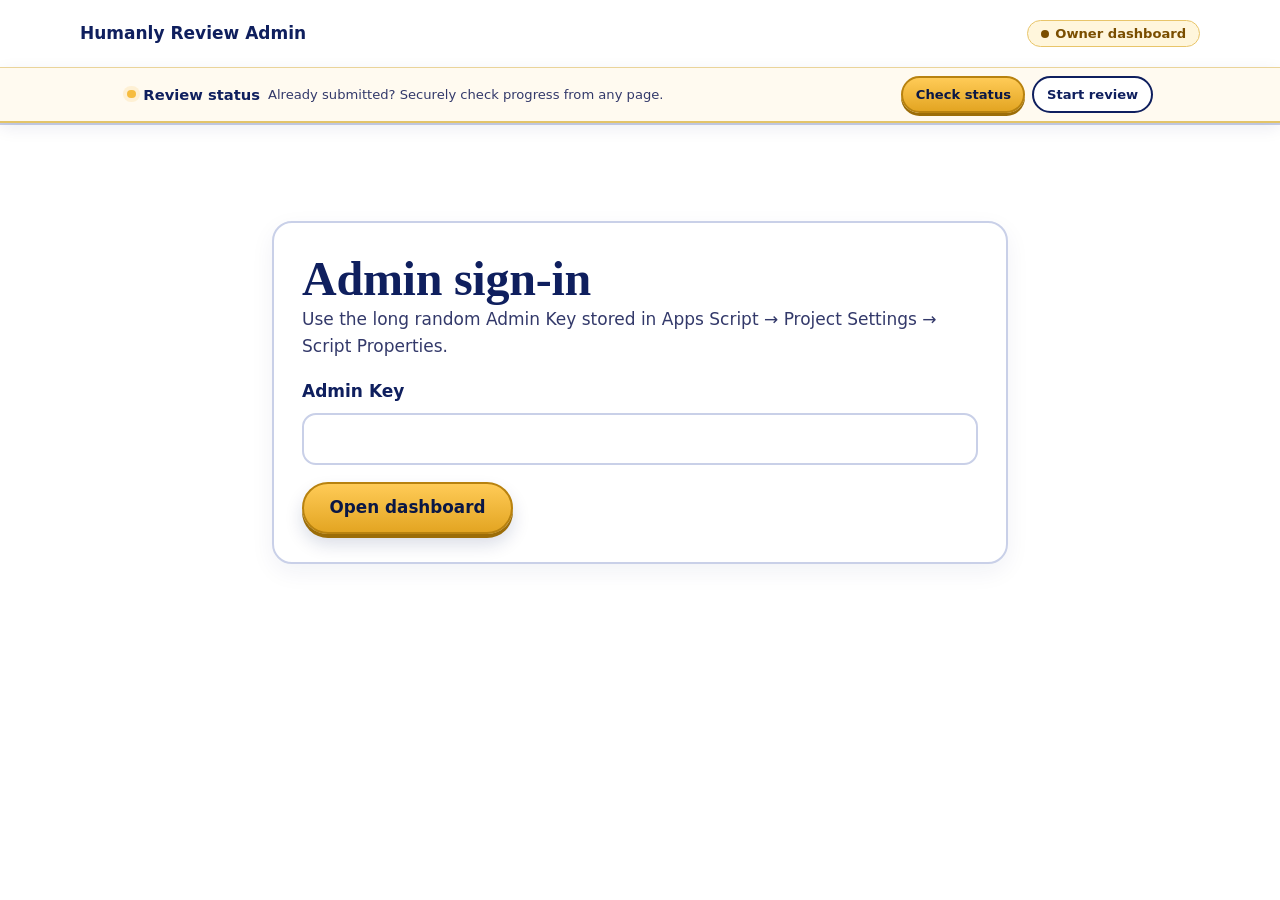
<file: admin (4).html>
<!doctype html><html lang="en"><head><meta charset="utf-8"><meta name="viewport" content="width=device-width,initial-scale=1"><title>Humanly Review Admin</title><link rel="stylesheet" href="styles.css"><style>
.thread{display:grid;gap:10px;margin-top:12px}.msg{border:1px solid #e5e7eb;border-left:4px solid #cbd5e1;border-radius:12px;padding:12px;background:#fff}.msg.customer{border-left-color:#2563eb;background:#f8fbff}.msg.followup{border-left-color:#d97706;background:#fffaf2}.msg.admin{border-left-color:#16a34a;background:#f5fff8}.msg-head{display:flex;gap:8px;align-items:center;justify-content:space-between;flex-wrap:wrap}.msg-meta{font-size:12px;color:#64748b}.reply-box{margin-top:14px;padding:14px;border-radius:12px;background:#f8fafc;border:1px solid #e2e8f0}.inquiry-tools{display:flex;gap:8px;flex-wrap:wrap;margin-top:10px}.btn.keep-open{border:1px solid #2563eb}.btn.resolve{border:1px solid #16a34a}.price-positive{font-weight:800}.status-paid{background:#ecfdf5!important;color:#166534!important}
.action-busy{opacity:.75;pointer-events:none}.inline-help{font-size:12px;color:#64748b;margin-top:5px}.quote-chip{display:inline-block;padding:4px 8px;border-radius:999px;background:#eff6ff;color:#1d4ed8;font-size:12px;font-weight:700}.msg.customer{border-left-color:#2563eb;background:#f8fbff}.msg.followup{border-left-color:#d97706;background:#fffaf0}.msg.admin{border-left-color:#16a34a;background:#f0fdf4}</style></head><body>
<header class="topbar"><div class="container nav"><a class="brand" href="index.html">Humanly Review Admin</a><span class="badge warning">Owner dashboard</span></div></header>
<main><section class="section"><div class="container">
<div id="login" class="card pad form-wrap"><h1>Admin sign-in</h1><p class="muted">Use the long random Admin Key stored in Apps Script → Project Settings → Script Properties.</p><div class="field"><label for="admin-key">Admin Key</label><input id="admin-key" class="input" type="password"></div><div id="login-error" class="notice danger hidden"></div><button type="button" id="login-btn" class="btn">Open dashboard</button></div>
<div id="dashboard" class="hidden"><div class="spaced"><div><h1 style="margin:0">Dashboard</h1><p class="muted">Process orders, review customer files, deliver reports, reply to support, and control settings.</p></div><button type="button" class="btn secondary" id="refresh-btn">Refresh</button></div><div id="banner" class="notice warning hidden" style="margin:18px 0"></div>
<div id="kpis" class="grid-3" style="margin:18px 0"></div>
<div class="admin-tabs"><button type="button" class="tab active" data-tab="queue">Queue</button><button type="button" class="tab" data-tab="inquiries">Inquiries</button><button type="button" class="tab" data-tab="plans">Plans</button><button type="button" class="tab" data-tab="settings">Settings</button><button type="button" class="tab" data-tab="faqs">FAQs</button><button type="button" class="tab" data-tab="samples">Samples</button></div>
<div id="tab-queue" class="tab-panel" style="margin-top:18px"><div class="card pad"><div class="spaced"><h2>Review Queue</h2><input id="queue-search" class="input" style="max-width:280px" placeholder="Search order/email"></div><div id="queue" class="table-wrap" style="margin-top:12px"></div></div></div>
<div id="tab-inquiries" class="tab-panel hidden" style="margin-top:18px"><div class="card pad"><div id="inquiries"></div></div></div>
<div id="tab-plans" class="tab-panel hidden" style="margin-top:18px"><div class="card pad"><div class="spaced"><h2>Plans</h2><button type="button" class="btn" id="new-plan">Add plan</button></div><div id="plans-admin" class="table-wrap" style="margin-top:12px"></div></div></div>
<div id="tab-settings" class="tab-panel hidden" style="margin-top:18px"><div class="card pad"><h2>Settings</h2><p class="muted">The important upload controls are grouped first so you can change them without editing code.</p><div id="settings-form"></div><button type="button" id="save-settings" class="btn">Save settings</button></div></div>
<div id="tab-faqs" class="tab-panel hidden" style="margin-top:18px"><div class="card pad"><h2>FAQs</h2><p class="muted">Edit FAQ rows in the Google Sheet. The current list is shown below.</p><div id="faqs-admin"></div></div></div>
<div id="tab-samples" class="tab-panel hidden" style="margin-top:18px"><div class="card pad"><h2>Samples</h2><p class="muted">Manage sample cards from the Samples sheet.</p><div id="samples-admin"></div></div></div>
</div></div></section></main>
<div id="work-modal" class="hidden" style="position:fixed;inset:0;background:rgba(15,23,42,.56);z-index:90;padding:12px;overflow:auto"><div class="card pad form-wrap"><div class="spaced"><h2 id="modal-title">Order</h2><button type="button" id="modal-close" class="btn secondary">Close</button></div><div id="modal-content"></div></div></div></div>
<script src="common.js" onerror="window.__hrCommonJsError='common.js could not be loaded. Make sure admin.html, common.js and styles.css are in the same GitHub folder.'"></script><script>
let adminToken=localStorage.getItem('hr_admin_token')||'',data=null,activeOrder=null;const $=id=>document.getElementById(id);
async function adminApi(action,payload={}){return hrApi(action,Object.assign({},payload,{adminToken}));}
function openModal(title,html){$('modal-title').textContent=title;$('modal-content').innerHTML=html;$('work-modal').classList.remove('hidden');}
function closeModal(){$('work-modal').classList.add('hidden');}
function renderKpis(){const k=data.kpis||{};$('kpis').innerHTML=[['Awaiting payment',k.awaiting_payment||0],['Submitted',k.submitted||0],['In review',k.in_review||0],['Report ready',k.delivered||0],['Open tickets',k.open_inquiries||0],['Overdue',k.overdue||0]].map(x=>`<div class="card pad"><div class="small muted">${x[0]}</div><div style="font-size:28px;font-weight:800">${x[1]}</div></div>`).join('');}
function renderQueue(){const q=String($('queue-search').value||'').toLowerCase();const rows=(data.orders||[]).filter(o=>!q||String(o.orderRef).toLowerCase().includes(q)||String(o.email).toLowerCase().includes(q));$('queue').innerHTML=`<table class="table"><thead><tr><th>Order</th><th>Customer</th><th>Work</th><th>Instructions</th><th>Price</th><th>Status</th><th>Due</th><th></th></tr></thead><tbody>${rows.map(o=>`<tr><td><strong>${hrEscape(o.orderRef)}</strong></td><td>${hrEscape(o.email)}</td><td>${Number(o.workFileCount||0)} file(s)<div class="small muted">${hrFormatBytes(o.workTotalBytes)}</div></td><td>${o.hasInstructions?'Yes':'No'}</td><td class="price-positive">${hrFormatMoney(o.price,o.currency)}</td><td><span class="badge ${o.status==='delivered'?'success':o.status==='awaiting_payment'?'warning':o.status==='in_review'?'info':''}">${hrEscape(hrStatusLabel(o.status))}</span></td><td>${hrFormatDate(o.dueAt)}</td><td><button type="button" class="btn secondary" data-open-order="${hrEscape(o.orderRef)}">Open</button></td></tr>`).join('')}</tbody></table>`;document.querySelectorAll('[data-open-order]').forEach(b=>b.onclick=()=>openOrder(b.dataset.openOrder));}
function renderFileRows(files){if(!files?.length)return '<div class="muted">None</div>';return files.map((f,i)=>`<div class="file-meta"><div><strong>${hrEscape(f.name)}</strong><div class="small muted">${hrFormatBytes(f.size)}${f.uploaded?' • stored':''}</div></div></div>`).join('');}
function renderInquiryThread(i){const conv=Array.isArray(i.conversation)&&i.conversation.length?i.conversation:[{type:'customer',kind:'initial',number:0,at:i.Timestamp,message:i.Message||''}];let follow=0;return `<div class="thread">${conv.map((m)=>{const isAdmin=m.type==='admin';const isFollow=m.kind==='followup';if(isFollow)follow++;const label=isAdmin?'Humanly Review':(isFollow?`Follow-up ${Number(m.number||follow)}`:'Initial request');return `<div class="msg ${isAdmin?'admin':(isFollow?'followup':'customer')}"><div class="msg-head"><strong>${hrEscape(label)}</strong><span class="msg-meta">${hrFormatDate(m.at)}</span></div><div style="white-space:pre-wrap;margin-top:7px">${hrEscape(m.message||'')}</div></div>`;}).join('')}</div>`;}
function renderInquiries(){const rows=data.inquiries||[];$('inquiries').innerHTML=rows.map(i=>`<div class="card pad" style="margin-bottom:14px"><div class="spaced"><div><strong>${hrEscape(i.TicketRef)}</strong> <span class="badge ${i.Status==='Open'?'warning':'success'}">${hrEscape(i.Status)}</span><div class="small muted">${hrEscape(i.Category)} • ${hrEscape(i.Email)}${i.FollowUpCount?' • '+i.FollowUpCount+' follow-up(s)':''}</div>${i.quotePrice?`<div style="margin-top:8px"><span class="quote-chip">Quote: ${hrFormatMoney(i.quotePrice,i.quoteCurrency)} • ${Number(i.quoteDeliveryHours||0)}h</span></div>`:''}</div><button type="button" class="btn secondary" data-chatgpt-ticket="${hrEscape(i.TicketRef)}">Copy for ChatGPT</button></div>${renderInquiryThread(i)}${i.OrderRef?`<div class="small muted" style="margin-top:10px">Order: ${hrEscape(i.OrderRef)}</div>`:''}${i.Status==='Open'?`<div class="reply-box"><div class="small muted">Reply to the latest customer message. You can keep the ticket open if you still need more information, or resolve it when the issue is settled.</div><div class="field" style="margin-top:10px"><label>Reply</label><textarea class="input" rows="4" id="reply-${hrEscape(i.InquiryID)}" placeholder="Write a clear reply to the customer…"></textarea></div><div class="inquiry-tools"><button type="button" class="btn keep-open" data-reply-open="${hrEscape(i.InquiryID)}">Send reply & keep open</button><button type="button" class="btn success resolve" data-reply-resolve="${hrEscape(i.InquiryID)}">Send reply & resolve</button></div><span id="replymsg-${hrEscape(i.InquiryID)}" class="small" style="display:block;margin-top:8px"></span></div>`:''}</div>`).join('')||'<div class="notice">No support tickets.</div>';document.querySelectorAll('[data-chatgpt-ticket]').forEach(b=>b.onclick=()=>copyTicket(b.dataset.chatgptTicket));document.querySelectorAll('[data-reply-open]').forEach(b=>b.onclick=()=>replyTicket(b.dataset.replyOpen,false));document.querySelectorAll('[data-reply-resolve]').forEach(b=>b.onclick=()=>replyTicket(b.dataset.replyResolve,true));}
function renderPlans(){const rows=data.plans||[];$('plans-admin').innerHTML=`<table class="table"><thead><tr><th>PlanID</th><th>Name</th><th>Range MB</th><th>Price</th><th>Hours</th><th>Active</th><th></th></tr></thead><tbody>${rows.map(p=>`<tr><td>${hrEscape(p.PlanID)}</td><td>${hrEscape(p.PlanName)}</td><td>${p.MinSizeMB}–${p.MaxSizeMB}</td><td>${hrFormatMoney(p.Price,p.Currency)}</td><td>${p.DeliveryHours}</td><td>${p.Active?'✓':'—'}</td><td><button type="button" class="btn secondary" data-edit-plan="${hrEscape(p.PlanID)}">Edit</button></td></tr>`).join('')}</tbody></table>`;document.querySelectorAll('[data-edit-plan]').forEach(b=>b.onclick=()=>editPlan(b.dataset.editPlan));}
const settingsFields=[
  ['max_work_files','Maximum Work files','number'],['max_upload_mb','Maximum total Work size (MB)','number'],['accepted_work_file_types','Work file types, e.g. docx,pdf,txt','text'],
  ['max_instruction_files','Maximum Assignment instruction files','number'],['max_instruction_total_mb','Maximum total instruction size (MB)','number'],['accepted_instruction_file_types','Instruction types, e.g. pdf,docx,jpg,jpeg,png,txt','text'],
  ['instructions_optional','Allow customer to say they do not have instructions','bool'],['instructions_count_toward_price','Count instruction files toward pricing','bool'],
  ['maintenance_mode','Pause new submissions','bool'],['delivery_retention_days','Delivery retention days','number'],['manual_delivery_hours_override','Manual delivery hours override','number'],
  ['site_name','Site name','text'],['hero_title','Hero title','text'],['hero_subtitle','Hero subtitle','text'],['cta_text','Button text','text'],['site_slogan','Site slogan','text'],['site_url','Website URL','text'],['support_email','Support email','text'],
  ['default_folder_id','Default Drive folder ID','text'],['enterprise_folder_id','Enterprise/custom-quote folder ID','text'],['oversized_price_per_mb','Oversized price per MB','number'],['oversized_discount_percent','Oversized discount percent','number'],
  ['support_message_char_limit','Support message character limit','number'],['support_max_followups','Maximum customer messages per open ticket','number'],['otp_expiry_minutes','OTP expiry minutes','number'],['otp_max_attempts','OTP maximum attempts','number'],['otp_resend_cooldown_seconds','OTP resend cooldown seconds','number'],['email_payment_confirmed_subject','Payment confirmed email subject','text'],['email_payment_confirmed_body','Payment confirmed email body','textarea'],['email_oversized_request_subject','Custom request acknowledgement subject','text'],['email_oversized_request_body','Custom request acknowledgement body','textarea'],['email_oversized_quote_subject','Custom quote email subject','text'],['email_oversized_quote_body','Custom quote email body','textarea'],['email_support_ack_subject','New support ticket email subject','text'],['email_support_ack_body','New support ticket email body','textarea'],['email_support_followup_subject','Support follow-up email subject','text'],['email_support_followup_body','Support follow-up email body','textarea'],['how_it_works_video_url','How-it-works video URL','text'],
  ['primary_color','Primary colour','text'],['accent_color','Accent colour','text'],['background_color','Background colour','text'],['text_color','Text colour','text'],['success_color','Success colour','text'],['warning_color','Warning colour','text'],['danger_color','Danger colour','text']
];
function renderSettings(){const preferred=settingsFields;const used=new Set(preferred.map(x=>x[0]));const all=Object.keys(data.settings||{}).filter(k=>!used.has(k)&&!['logo_url','google_client_id','backup_folder_id'].includes(k));$('settings-form').innerHTML=preferred.concat(all.map(k=>[k,k,'text'])).map(([k,label,type])=>{const v=data.settings[k]??'';if(type==='bool')return `<div class="field"><label class="inline"><input type="checkbox" data-setting="${k}" ${String(v)==='true'?'checked':''}> ${hrEscape(label)}</label></div>`;if(type==='textarea')return `<div class="field"><label>${hrEscape(label)}</label><textarea class="input" data-setting="${k}" rows="6" placeholder="You can edit this email template here…">${hrEscape(v)}</textarea></div>`;return `<div class="field"><label>${hrEscape(label)}</label><input class="input" data-setting="${k}" type="${type==='number'?'number':'text'}" value="${hrEscape(v)}"></div>`;}).join('');}
function renderFaqs(){$('faqs-admin').innerHTML=(data.faqs||[]).map(f=>`<div class="card pad" style="margin:8px 0"><strong>${hrEscape(f.Question)}</strong><p class="muted">${hrEscape(f.Answer)}</p></div>`).join('')||'<div class="notice">No FAQs.</div>';}
function renderSamples(){$('samples-admin').innerHTML=(data.samples||[]).map(s=>`<div class="card pad" style="margin:8px 0"><strong>${hrEscape(s.Title)}</strong><p class="muted">${hrEscape(s.Description||'')}</p><div class="small">${s.Active?'Active':'Inactive'}</div></div>`).join('')||'<div class="notice">No samples.</div>';}
function renderAll(){renderKpis();renderQueue();renderInquiries();renderPlans();renderSettings();renderFaqs();renderSamples();$('banner').classList.toggle('hidden',String(data.settings.maintenance_mode)!=='true');$('banner').textContent='Maintenance mode is ACTIVE. New customer submissions are paused.';}
async function loadData(){try{const r=await adminApi('adminGetData');data=r.data;renderAll();}catch(e){localStorage.removeItem('hr_admin_token');adminToken='';$('dashboard').classList.add('hidden');$('login').classList.remove('hidden');$('login-error').textContent=e.message;$('login-error').classList.remove('hidden');}}
async function login(){const b=$('login-btn'),err=$('login-error');if(!b||!err)return;if(window.__hrCommonJsError||typeof hrApi!=='function'){err.textContent=window.__hrCommonJsError||'The website helper file did not load correctly. Please refresh the page and try again.';err.className='notice danger';err.classList.remove('hidden');return;}if(!String($('admin-key').value||'').trim()){err.textContent='Enter your Admin Key first.';err.className='notice danger';err.classList.remove('hidden');return;}if(typeof hrSetBusy==='function')hrSetBusy(b,true,'Signing in…');else{b.disabled=true;b.textContent='Signing in…';}err.classList.add('hidden');try{const r=await hrApi('adminLogin',{adminKey:$('admin-key').value.trim()});if(!r||!r.data||!r.data.adminToken)throw new Error('The server did not return an admin login token.');adminToken=r.data.adminToken;localStorage.setItem('hr_admin_token',adminToken);$('login').classList.add('hidden');$('dashboard').classList.remove('hidden');await loadData();}catch(e){err.textContent=e&&e.message?e.message:'Admin sign-in failed. Please try again.';err.className='notice danger';err.classList.remove('hidden');}finally{if(typeof hrSetBusy==='function')hrSetBusy(b,false);else{b.disabled=false;b.textContent='Open dashboard';}}}
async function openOrder(ref){const o=(data.orders||[]).find(x=>x.orderRef===ref);if(!o)return;activeOrder=o;openModal(`Order ${ref}`,`<div class="statline"><span>Customer</span><strong>${hrEscape(o.email)}</strong></div><div class="statline"><span>Work total</span><strong>${o.workFileCount} file(s) • ${hrFormatBytes(o.workTotalBytes)}</strong></div><div class="statline"><span>Plan / price</span><strong>${hrEscape(o.planName)} • ${hrFormatMoney(o.price,o.currency)}</strong></div><div class="statline"><span>Status</span><strong>${hrEscape(hrStatusLabel(o.status))}</strong></div><div class="statline"><span>Due</span><strong>${hrFormatDate(o.dueAt)}</strong></div><h3 style="margin-top:20px">Work files</h3><div id="work-files-admin">${renderFileRows(o.workFiles)}</div><h3 style="margin-top:20px">Assignment question or instructions</h3>${o.hasInstructions?`<div class="notice">${o.instructionText?`<strong>Pasted text:</strong><div style="white-space:pre-wrap;margin-top:8px">${hrEscape(o.instructionText)}</div>`:''}${o.instructionFiles?.length?`<div style="margin-top:12px"><strong>Uploaded instruction files:</strong>${renderFileRows(o.instructionFiles)}</div>`:''}</div>`:'<div class="notice">Customer said they do not have a brief/instructions.</div>'}<div class="actions" style="margin-top:18px"><button type="button" class="btn secondary" id="mark-review">Open work files</button><label class="btn secondary" for="report-files">Upload finished report(s)<input id="report-files" type="file" multiple style="display:none"></label><button type="button" class="btn success" id="deliver-order">Upload & deliver</button><button type="button" class="btn danger" id="clear-reports">Discard pending reports</button></div><div id="order-actions-msg" class="notice hidden" style="margin-top:14px"></div>`);$('mark-review').onclick=async()=>{const b=$('mark-review');hrSetBusy(b,true,'Opening…');try{await adminApi('adminOpenOriginal',{orderRef:ref});const links=(await adminApi('adminGetWorkFileLinks',{orderRef:ref})).data;if(links.length===1)window.open(links[0].url,'_blank','noopener');else openModal(`Work files — ${ref}`,links.map((x,i)=>`<div class="file-meta"><div><strong>${hrEscape(x.name)}</strong><div class="small muted">${hrFormatBytes(x.size)}</div></div><a class="btn secondary" href="${hrEscape(x.url)}" target="_blank" rel="noopener">Open</a></div>`).join(''));await loadData();}catch(e){$('order-actions-msg').className='notice danger';$('order-actions-msg').textContent=e.message;}finally{hrSetBusy(b,false);}};$('deliver-order').onclick=()=>deliverOrder(ref);$('clear-reports').onclick=async()=>{const b=$('clear-reports');hrSetBusy(b,true,'Removing…');try{await adminApi('adminClearPendingReports',{orderRef:ref});$('order-actions-msg').className='notice success';$('order-actions-msg').textContent='Pending report files removed.';await loadData();}catch(e){$('order-actions-msg').className='notice danger';$('order-actions-msg').textContent=e.message;}finally{hrSetBusy(b,false);}};}
async function uploadReports(ref){const input=$('report-files'),files=[...(input?.files||[])];if(!files.length)throw new Error('Choose at least one report file.');for(let i=0;i<files.length;i++){const f=files[i];$('order-actions-msg').className='notice';$('order-actions-msg').textContent=`Uploading ${f.name} (${i+1}/${files.length})…`;await adminApi('adminUploadReportFile',{orderRef:ref,fileName:f.name,fileSizeBytes:f.size,mimeType:f.type,base64:await hrFileToBase64(f)});}}
async function deliverOrder(ref){const b=$('deliver-order'),msg=$('order-actions-msg');hrSetBusy(b,true,'Delivering…');try{await uploadReports(ref);await adminApi('adminFinalizeDelivery',{orderRef:ref});msg.className='notice success';msg.textContent='Delivered successfully. Customer email sent and secure delivery link created.';await loadData();}catch(e){msg.className='notice danger';msg.textContent=e.message;}finally{hrSetBusy(b,false);}}
async function copyTicket(ticketRef){const x=(data.inquiries||[]).find(i=>i.TicketRef===ticketRef);if(!x)return;const t=`Humanly Review support ticket\nTicket Ref: ${x.TicketRef}\nCategory: ${x.Category}\nCustomer email: ${x.Email}\nOrder ref: ${x.OrderRef||'None'}\nSystem check: ${x.SystemCheck||'None'}\nMessage: ${x.Message}\n\nInstruction: Draft a ready-to-send support reply. Use only the facts supplied above. Do not invent payment status, delivery status, dates, or policies.`;await navigator.clipboard.writeText(t);hrToast('Ticket copied for ChatGPT.','success');}
async function replyTicket(id,resolve){const x=(data.inquiries||[]).find(i=>i.InquiryID===id),box=$(`reply-${id}`),msg=$(`replymsg-${id}`);if(!x||!box)return;if(!box.value.trim()){msg.textContent='Write a reply first.';msg.className='small danger';return;}const buttons=document.querySelectorAll(`[data-reply-open="${CSS.escape(id)}"],[data-reply-resolve="${CSS.escape(id)}"]`);buttons.forEach(b=>hrSetBusy(b,true,resolve?'Resolving…':'Sending…'));try{const r=await adminApi('adminReplyInquiry',{inquiryId:id,message:box.value.trim(),resolve:resolve});msg.textContent=resolve?'Reply sent and ticket resolved.':'Reply sent. Ticket remains open.';msg.className='small';await loadData();}catch(e){msg.textContent=e.message;msg.className='small danger';}finally{buttons.forEach(b=>hrSetBusy(b,false));}}
function editPlan(planId){const p=(data.plans||[]).find(x=>x.PlanID===planId);if(!p)return;openModal(`Edit ${hrEscape(planId)}`,`<div class="field"><label>Name</label><input id="p-name" class="input" value="${hrEscape(p.PlanName)}"></div><div class="grid-2"><div class="field"><label>Min MB</label><input id="p-min" class="input" type="number" step="0.0001" value="${p.MinSizeMB}"></div><div class="field"><label>Max MB</label><input id="p-max" class="input" type="number" step="0.0001" value="${p.MaxSizeMB}"></div></div><div class="grid-2"><div class="field"><label>Price</label><input id="p-price" class="input" type="number" step="0.01" value="${p.Price}"></div><div class="field"><label>Currency</label><input id="p-currency" class="input" value="${hrEscape(p.Currency||'NGN')}"></div></div><div class="grid-2"><div class="field"><label>Delivery hours</label><input id="p-hours" class="input" type="number" value="${p.DeliveryHours}"></div><div class="field"><label>Destination folder ID</label><input id="p-folder" class="input" value="${hrEscape(p.DestinationFolderId||'')}"></div></div><label class="inline"><input id="p-active" type="checkbox" ${p.Active?'checked':''}> Active</label><div class="actions"><button type="button" id="save-plan" class="btn">Save plan</button></div><div id="plan-msg" class="notice hidden"></div>`);$('save-plan').onclick=async()=>{const b=$('save-plan');hrSetBusy(b,true,'Saving…');try{await adminApi('adminSavePlan',{plan:{PlanID:p.PlanID,PlanName:$('p-name').value.trim(),MinSizeMB:Number($('p-min').value),MaxSizeMB:Number($('p-max').value),Price:Number($('p-price').value),Currency:$('p-currency').value.trim().toUpperCase(),DeliveryHours:Number($('p-hours').value),DestinationFolderId:$('p-folder').value.trim(),Active:$('p-active').checked}});closeModal();await loadData();hrToast('Plan saved.','success');}catch(e){$('plan-msg').className='notice danger';$('plan-msg').textContent=e.message;$('plan-msg').classList.remove('hidden');}finally{hrSetBusy(b,false);}};}
$('new-plan').onclick=()=>openModal('Add plan',`<div class="field"><label>Plan ID</label><input id="np-id" class="input" placeholder="CUSTOM or BASIC2"></div><div class="field"><label>Plan name</label><input id="np-name" class="input" placeholder="Premium"></div><div class="grid-2"><div class="field"><label>Min MB</label><input id="np-min" class="input" type="number" step="0.0001"></div><div class="field"><label>Max MB</label><input id="np-max" class="input" type="number" step="0.0001"></div></div><div class="grid-2"><div class="field"><label>Price</label><input id="np-price" class="input" type="number" step="0.01"></div><div class="field"><label>Currency</label><input id="np-currency" class="input" value="NGN"></div></div><div class="grid-2"><div class="field"><label>Delivery hours</label><input id="np-hours" class="input" type="number" value="24"></div><div class="field"><label>Destination folder ID</label><input id="np-folder" class="input"></div></div><label class="inline"><input id="np-active" type="checkbox" checked> Active</label><div class="actions"><button type="button" id="create-plan-btn" class="btn">Create plan</button></div><div id="np-msg" class="notice hidden"></div>`);$('create-plan-btn').onclick=async()=>{const b=$('create-plan-btn');hrSetBusy(b,true,'Creating…');try{await adminApi('adminSavePlan',{plan:{PlanID:$('np-id').value.trim().toUpperCase(),PlanName:$('np-name').value.trim(),MinSizeMB:Number($('np-min').value),MaxSizeMB:Number($('np-max').value),Price:Number($('np-price').value),Currency:$('np-currency').value.trim().toUpperCase(),DeliveryHours:Number($('np-hours').value),DestinationFolderId:$('np-folder').value.trim(),Active:$('np-active').checked}});closeModal();await loadData();hrToast('Plan created.','success');}catch(e){$('np-msg').className='notice danger';$('np-msg').textContent=e.message;$('np-msg').classList.remove('hidden');}finally{hrSetBusy(b,false);}};
$('save-settings').onclick=async()=>{const b=$('save-settings'),out={};document.querySelectorAll('[data-setting]').forEach(el=>{out[el.dataset.setting]=el.type==='checkbox'?el.checked:el.value;});hrSetBusy(b,true,'Saving…');try{await adminApi('adminSaveSettings',{settings:out});hrToast('Settings saved.','success');await loadData();}catch(e){hrToast(e.message,'danger');}finally{hrSetBusy(b,false);}};
window.addEventListener('error',function(ev){const box=document.getElementById('login-error');if(!box||!ev||!ev.error)return;const msg=ev.error.message||String(ev.message||'Unexpected website error.');if(!box.textContent)box.textContent='Website error: '+msg;box.className='notice danger';box.classList.remove('hidden');});$('login-btn').onclick=login;$('refresh-btn').onclick=async()=>{const b=$('refresh-btn');hrSetBusy(b,true,'Refreshing…');try{await loadData();}finally{hrSetBusy(b,false);}};$('queue-search').oninput=renderQueue;$('modal-close').onclick=closeModal;document.querySelectorAll('.tab').forEach(btn=>btn.onclick=()=>{document.querySelectorAll('.tab').forEach(x=>x.classList.remove('active'));document.querySelectorAll('.tab-panel').forEach(x=>x.classList.add('hidden'));btn.classList.add('active');$('tab-'+btn.dataset.tab).classList.remove('hidden');});
(async function(){if(adminToken){$('login').classList.add('hidden');$('dashboard').classList.remove('hidden');await loadData();}})();
</script></body></html>
</file>
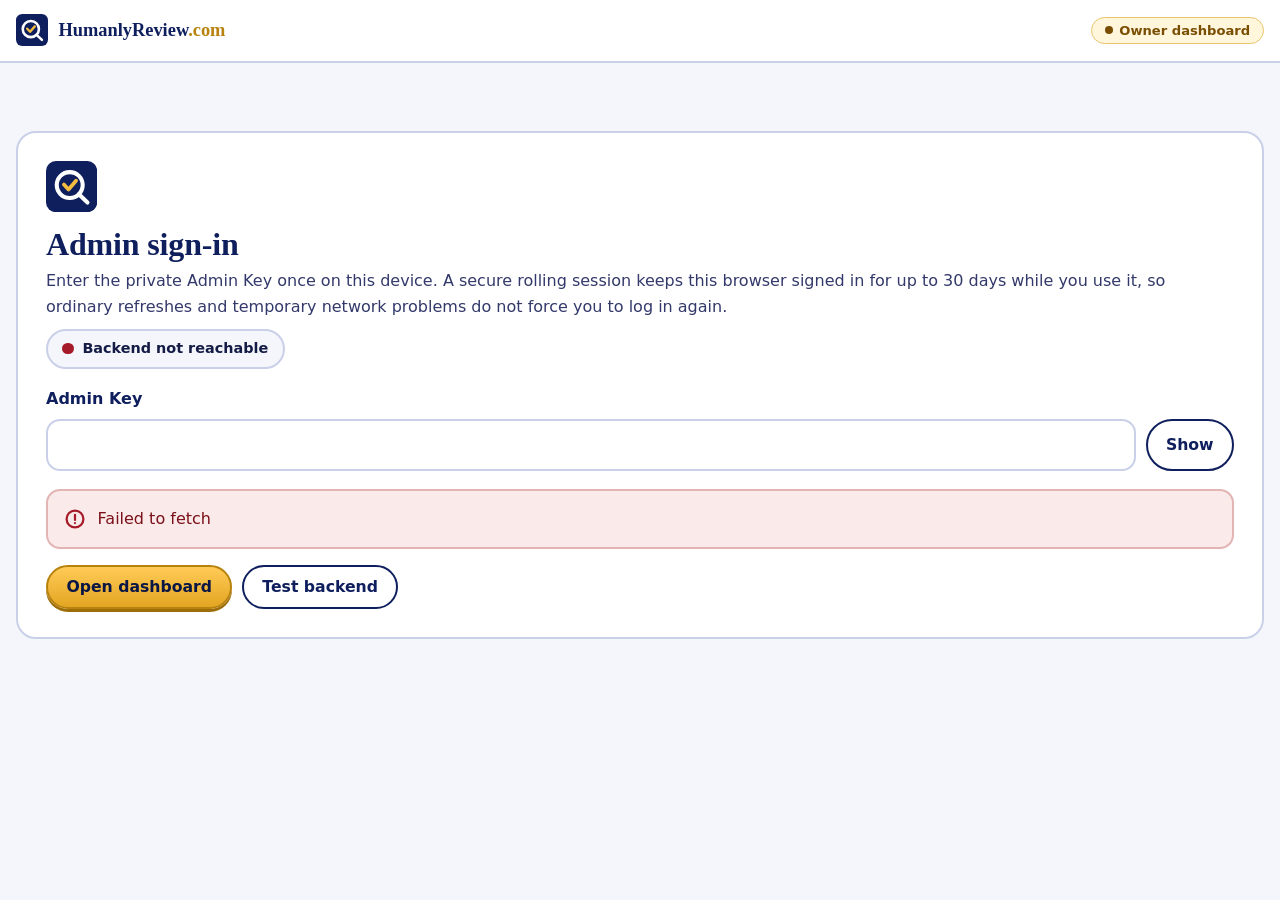
<file: admin.html>
<!doctype html>
<html lang="en">
<head>
<meta charset="utf-8">
<meta name="viewport" content="width=device-width,initial-scale=1,viewport-fit=cover">
<meta name="robots" content="noindex,nofollow">
<title>Admin | HumanlyReview</title>
<meta name="theme-color" content="#0A1745"><link rel="icon" href="data:image/svg+xml,%3Csvg xmlns=%22http://www.w3.org/2000/svg%22 viewBox=%220 0 300 300%22%3E%3Crect width=%22300%22 height=%22300%22 rx=%2258%22 fill=%22%230F1F5E%22/%3E%3Ccircle cx=%22139%22 cy=%22141%22 r=%2276%22 fill=%22none%22 stroke=%22%23fff%22 stroke-width=%2224%22/%3E%3Cpath d=%22M193 195L243 243%22 stroke=%22%23fff%22 stroke-width=%2224%22 stroke-linecap=%22round%22/%3E%3Cpath d=%22M105 138L132 167L176 116%22 stroke=%22%23F6BC3F%22 stroke-width=%2222%22 stroke-linecap=%22round%22 stroke-linejoin=%22round%22 fill=%22none%22/%3E%3C/svg%3E" type="image/svg+xml"><script>try{var a=JSON.parse(localStorage.getItem('hr_display')||'{}'),r=document.documentElement;r.setAttribute('data-size',a.size||'0');r.setAttribute('data-contrast',a.contrast||(!localStorage.getItem('hr_display')&&window.matchMedia&&matchMedia('(prefers-contrast: more)').matches?'1':'0'))}catch(e){}</script><link rel="stylesheet" href="styles.css?v=20261003.4">

<style>
/* v10.2 Zero-Stress Owner Console */
.quick-control{display:grid;grid-template-columns:1.4fr repeat(3,minmax(0,1fr));gap:.8rem;align-items:stretch;margin:1rem 0}
.quick-control .qc-main,.quick-control .qc-stat{border:1px solid var(--line,#d9dfef);border-radius:18px;background:#fff;padding:1rem}
.quick-control .qc-main{display:flex;gap:1rem;align-items:center;justify-content:space-between}
.quick-control .qc-title{font-size:1.05rem;font-weight:800;color:#0F1F5E}.quick-control .qc-sub{font-size:.9rem;color:#59627a;margin-top:.25rem}
.quick-control .qc-stat strong{display:block;font-size:1.55rem;line-height:1;color:#0F1F5E}.quick-control .qc-stat span{display:block;margin-top:.35rem;font-size:.82rem;color:#687089}
.owner-bulkbar{display:flex;gap:.65rem;align-items:center;justify-content:space-between;flex-wrap:wrap;margin:.7rem 0 1rem;padding:.8rem;border-radius:16px;background:#f7f9ff;border:1px solid #dfe5f5}
.owner-bulkbar .small{max-width:700px}
@media(max-width:850px){.quick-control{grid-template-columns:1fr 1fr}.quick-control .qc-main{grid-column:1/-1}}
@media(max-width:520px){.quick-control{grid-template-columns:1fr}.quick-control .qc-main{display:block}.quick-control .qc-main .actions{margin-top:.8rem}.admin-hd{gap:.8rem}.admin-login-actions{flex-wrap:wrap}}
</style>

</head>
<body class="admin-app">
<svg width="0" height="0" style="position:absolute" aria-hidden="true" focusable="false"><defs>
<symbol id="hr-mark" viewBox="0 0 300 300"><rect width="300" height="300" rx="58" fill="#0F1F5E"/><circle cx="139" cy="141" r="76" fill="none" stroke="#fff" stroke-width="24"/><path d="M193 195L243 243" stroke="#fff" stroke-width="24" stroke-linecap="round"/><path d="M105 138L132 167L176 116" stroke="#F6BC3F" stroke-width="22" stroke-linecap="round" stroke-linejoin="round" fill="none"/></symbol>
<symbol id="hr-mark-w" viewBox="0 0 300 300"><rect width="300" height="300" rx="58" fill="#fff"/><circle cx="139" cy="141" r="76" fill="none" stroke="#0F1F5E" stroke-width="24"/><path d="M193 195L243 243" stroke="#0F1F5E" stroke-width="24" stroke-linecap="round"/><path d="M105 138L132 167L176 116" stroke="#F6BC3F" stroke-width="22" stroke-linecap="round" stroke-linejoin="round" fill="none"/></symbol>
<symbol id="clock" viewBox="0 0 24 24"><circle cx="12" cy="12" r="9"/><path d="M12 7v5l3 2"/></symbol>
<symbol id="ai" viewBox="0 0 24 24"><rect x="4" y="7" width="16" height="12" rx="3"/><path d="M12 3v4M9 13h.01M15 13h.01M9 16.5h6"/></symbol>
<symbol id="eye" viewBox="0 0 24 24"><path d="M2 12s4-7 10-7 10 7 10 7-4 7-10 7S2 12 2 12z"/><circle cx="12" cy="12" r="3"/></symbol>
<symbol id="search" viewBox="0 0 24 24"><circle cx="11" cy="11" r="7"/><path d="M20 20l-4-4M8 11l2 2 4-4"/></symbol>
<symbol id="target" viewBox="0 0 24 24"><circle cx="12" cy="12" r="9"/><circle cx="12" cy="12" r="4"/><path d="M12 3v3M12 18v3M3 12h3M18 12h3"/></symbol>
<symbol id="ck" viewBox="0 0 24 24"><path d="M5 12.5l4.5 4.5L19 7"/></symbol>
<symbol id="arr" viewBox="0 0 24 24"><path d="M5 12h14M13 6l6 6-6 6"/></symbol>
<symbol id="brain" viewBox="0 0 24 24"><path d="M9 4a3 3 0 0 0-3 3 3 3 0 0 0-2 5 3 3 0 0 0 2 5 3 3 0 0 0 6 1V5a3 3 0 0 0-3-1zM15 4a3 3 0 0 1 3 3 3 3 0 0 1 2 5 3 3 0 0 1-2 5 3 3 0 0 1-6 1"/></symbol>
<symbol id="globe" viewBox="0 0 24 24"><circle cx="12" cy="12" r="9"/><path d="M3 12h18M12 3c3 3 3 15 0 18M12 3c-3 3-3 15 0 18"/></symbol>
<symbol id="tag" viewBox="0 0 24 24"><path d="M3 12V4h8l10 10-8 8L3 12z"/><circle cx="7.5" cy="8.5" r="1.3"/></symbol>
<symbol id="lock" viewBox="0 0 24 24"><rect x="5" y="11" width="14" height="9" rx="2"/><path d="M8 11V8a4 4 0 0 1 8 0v3"/></symbol>
<symbol id="health" viewBox="0 0 24 24"><circle cx="12" cy="12" r="9"/><path d="M12 8v8M8 12h8"/></symbol>
<symbol id="flask" viewBox="0 0 24 24"><path d="M9 3h6M10 3v6l-5 9a2 2 0 0 0 1.8 3h10.4A2 2 0 0 0 19 18l-5-9V3"/><path d="M7.5 15h9"/></symbol>
<symbol id="gear" viewBox="0 0 24 24"><circle cx="12" cy="12" r="3"/><path d="M12 3v3M12 18v3M3 12h3M18 12h3M5.6 5.6l2.1 2.1M16.3 16.3l2.1 2.1M18.4 5.6l-2.1 2.1M7.7 16.3l-2.1 2.1"/></symbol>
<symbol id="screen" viewBox="0 0 24 24"><rect x="3" y="4" width="18" height="12" rx="2"/><path d="M8 20h8M12 16v4"/></symbol>
<symbol id="law" viewBox="0 0 24 24"><path d="M12 4v16M6 20h12M5 8h14"/><path d="M5 8l-3 6a3 3 0 0 0 6 0L5 8zM19 8l-3 6a3 3 0 0 0 6 0l-3-6z"/></symbol>
<symbol id="chart" viewBox="0 0 24 24"><path d="M4 20V10M10 20V4M16 20v-8M22 20H2"/></symbol>
<symbol id="people" viewBox="0 0 24 24"><circle cx="9" cy="8" r="3"/><circle cx="17" cy="9" r="2.5"/><path d="M3 20c0-3.5 2.7-6 6-6s6 2.5 6 6M15 14.5c3 0 6 1.8 6 5.5"/></symbol>
<symbol id="cap" viewBox="0 0 24 24"><path d="M2 9l10-5 10 5-10 5L2 9z"/><path d="M6 11.5V16c0 1.5 3 3 6 3s6-1.5 6-3v-4.5"/></symbol>
<symbol id="book" viewBox="0 0 24 24"><path d="M5 4h10a3 3 0 0 1 3 3v13H8a3 3 0 0 1-3-3V4zM9 9h5M9 13h5"/></symbol>
<symbol id="wa" viewBox="0 0 24 24"><path d="M12 3a9 9 0 0 0-7.8 13.5L3 21l4.6-1.2A9 9 0 1 0 12 3z"/><path d="M8.6 8.3c.3-.6.7-.6 1-.6l.6.9c.1.3 0 .5-.3.9l-.4.5c.6 1.3 1.7 2.3 3 3l.5-.5c.4-.4.6-.4.9-.3l1 .5c.2.2.3.5.1.9-.5 1.1-1.6 1.3-2.5 1-2.6-.9-4.5-2.9-5.2-5.1-.1-.6 0-1.1.3-1.6z"/></symbol>
<symbol id="upload" viewBox="0 0 24 24"><path d="M12 16V5M7.5 9.5L12 5l4.5 4.5M5 19h14"/></symbol>
<symbol id="dl" viewBox="0 0 24 24"><path d="M12 4v11M7.5 10.5L12 15l4.5-4.5M5 19h14"/></symbol>
<symbol id="menu" viewBox="0 0 24 24"><path d="M4 7h16M4 12h16M4 17h16"/></symbol>
<symbol id="mail" viewBox="0 0 24 24"><rect x="3" y="5" width="18" height="14" rx="2"/><path d="M3 7l9 6 9-6"/></symbol>
</defs></svg>

<a class="skip" href="#main">Skip to content</a>
<header class="topbar"><div class="container nav">
<a class="brand" href="index.html" aria-label="HumanlyReview home"><svg class="brand-mark" aria-hidden="true"><use href="#hr-mark"/></svg><span class="wmk">HumanlyReview<span>.com</span></span></a>
<span class="badge warning"><span><span class="hide-sm">Owner </span>dashboard</span></span>
</div></header>
<main id="main"><section class="section"><div class="container">

<div id="login-panel" class="card pad login-card">
  <svg class="brand-mark" aria-hidden="true" style="width:3.2rem;height:3.2rem"><use href="#hr-mark"/></svg>
  <h1 style="margin:.9rem 0 .3rem">Admin sign-in</h1>
  <p class="muted">Enter the private Admin Key once on this device. A secure rolling session keeps this browser signed in for up to 30 days while you use it, so ordinary refreshes and temporary network problems do not force you to log in again.</p>
  <div class="connection"><span id="connection-dot" class="dot"></span><span id="connection-status">Checking backend…</span></div>
  <div class="field"><label for="admin-key">Admin Key</label><div class="key-row"><input id="admin-key" class="input" type="password" autocomplete="current-password" spellcheck="false"><button type="button" class="btn secondary" id="toggle-admin-key">Show</button></div></div>
  <div id="login-error" class="notice danger hidden" role="alert"></div>
  <div class="admin-login-actions" style="margin-top:1rem"><button type="button" id="login-btn" class="btn">Open dashboard</button><button type="button" id="retry-connection" class="btn secondary">Test backend</button></div>
</div>

<div id="dashboard" class="hidden">
  <div class="admin-hd"><div><h1>Dashboard</h1><p class="muted">Process orders, review customer files, deliver reports, reply to support, and control settings.</p></div><div class="admin-login-actions"><span class="mini" id="last-updated"></span><span id="admin-activity" class="admin-activity hidden" role="status" aria-live="polite"><span class="loading-spinner" aria-hidden="true"></span><span id="admin-activity-text">Working…</span></span><button type="button" class="btn secondary" id="refresh-btn">Refresh</button><button type="button" class="btn secondary" id="logout-btn">Sign out</button></div></div>
  <div id="banner" class="notice warning hidden" style="margin:1rem 0"></div>
  <div id="quick-control" class="quick-control">
    <div class="qc-main"><div><div class="qc-title">Zero-Stress Control</div><div class="qc-sub" id="qc-status">Loading your current control status…</div></div><div class="actions"><button type="button" class="btn" id="qc-owner">Owner Control</button><button type="button" class="btn secondary" id="qc-refresh">Refresh quietly</button></div></div>
    <div class="qc-stat"><strong id="qc-approvals">—</strong><span>waiting for your approval</span></div>
    <div class="qc-stat"><strong id="qc-support">—</strong><span>open support tickets</span></div>
    <div class="qc-stat"><strong id="qc-review">—</strong><span>submitted / in review</span></div>
  </div>
  <div id="kpis" class="kpis"></div>
  <div class="admin-tabs" role="tablist">
    <button type="button" class="tab active" data-tab="queue">Queue <span class="count hidden"></span></button>
    <button type="button" class="tab" data-tab="inquiries">Inquiries <span class="count hidden"></span></button>
    <button type="button" class="tab" data-tab="plans">Plans</button>
    <button type="button" class="tab" data-tab="access">Access codes <span class="count hidden"></span></button>
    <button type="button" class="tab" data-tab="affiliates">Affiliates <span class="count hidden"></span></button>
    <button type="button" class="tab" data-tab="leads">Leads <span class="count hidden"></span></button>
    <button type="button" class="tab" data-tab="campaigns">Campaigns <span class="count hidden"></span></button>
    <button type="button" class="tab" data-tab="updates">Updates <span class="count hidden"></span></button>
    <button type="button" class="tab" data-tab="analytics">Analytics</button>
    <button type="button" class="tab" data-tab="settings">Settings</button>
    <button type="button" class="tab" data-tab="ai-support">AI Support</button>
    <button type="button" class="tab" data-tab="owner-control">Owner Control <span class="count hidden"></span></button>
    <button type="button" class="tab" data-tab="faqs">FAQs</button>
    <button type="button" class="tab" data-tab="samples">Samples</button>
  </div>

  <div id="tab-queue" class="tab-panel"><div class="card pad"><div class="toolbar"><h2>Review queue</h2><input id="queue-search" class="input" type="search" placeholder="Search order or email" aria-label="Search orders"></div><div id="queue-filters" class="chips" style="margin-bottom:1rem"></div><div id="queue" class="table-wrap"></div></div></div>
  <div id="tab-inquiries" class="tab-panel hidden"><div class="card pad"><div class="toolbar"><div><h2>Support inbox</h2><p class="muted">Keep each issue in one thread. Search by ticket, customer, order or category.</p></div><div class="actions"><input id="inquiry-search" class="input" type="search" placeholder="Search support" aria-label="Search support tickets"><select id="inquiry-filter" class="input" aria-label="Filter support tickets"><option value="open">Open</option><option value="all">All</option><option value="resolved">Resolved</option></select></div></div><div id="inquiries"></div></div></div>
  <div id="tab-plans" class="tab-panel hidden"><div class="card pad"><div class="toolbar"><div><h2>Plans</h2><p class="muted">Tier order controls MB/page matching. Per-plan report formats are optional overrides.</p></div><div class="actions"><button type="button" class="btn secondary" id="apply-recommended">Use recommended 4-tier USD setup</button><button type="button" class="btn secondary hidden" id="restore-pricing">Restore previous pricing setup</button><button type="button" class="btn secondary hidden" id="restore-launch-pricing">Restore pre-launch pricing</button><button type="button" class="btn" id="new-plan">Add plan</button></div></div><div class="admin-note" style="margin-bottom:1rem">The recommended setup saves a one-click rollback snapshot first. Existing paid orders keep their original price and report policy.</div><div id="plans-admin" class="table-wrap"></div></div></div>
  <div id="tab-access" class="tab-panel hidden"><div class="card pad"><div class="toolbar"><div><h2>Complimentary access codes</h2><p class="muted">Create one-user, one-order codes for trials, service recovery or other approved exceptions. The full code is shown only when you create it.</p></div><button type="button" class="btn" id="new-access-code">Generate code</button></div><div class="admin-note" style="margin-bottom:1rem">Codes never change normal pricing. They only waive payment for one eligible standard-plan order after the customer verifies their email. Custom/enterprise jobs still follow their normal flow.</div><div id="access-codes-admin" class="table-wrap"></div></div></div>
  <div id="tab-affiliates" class="tab-panel hidden"><div class="card pad"><div class="toolbar"><div><h2>Affiliate & referral programme</h2><p class="muted">Create transparent referral links, customer discounts and commissions. Commission is credited only after a verified paid order.</p></div><div class="actions"><a class="btn secondary" href="affiliate.html" target="_blank" rel="noopener">Open partner portal</a><button type="button" class="btn" id="new-affiliate">Add affiliate</button></div></div><div class="admin-note" style="margin-bottom:1rem"><strong>Trust model:</strong> customers see the discount before payment. Partners see earned, pending, available and paid amounts in their portal. Payout requests remain auditable.</div><div id="affiliates-admin" class="table-wrap"></div><h3 style="margin-top:1.4rem">Payout requests</h3><div id="affiliate-claims-admin" class="table-wrap"></div></div></div>
  <div id="tab-leads" class="tab-panel hidden"><div class="card pad"><div class="toolbar"><div><h2>Lead profiles</h2><p class="muted">Operational customer profiles for support and future consent-based communication. Marketing consent is never assumed.</p></div><div class="actions"><input id="lead-search" class="input" type="search" placeholder="Search email, plan or tag" aria-label="Search leads"><button type="button" class="btn secondary" id="export-leads">Export opted-in CSV</button></div></div><div id="leads-admin" class="table-wrap"></div></div></div>
  <div id="tab-campaigns" class="tab-panel hidden"><div class="card pad"><div class="toolbar"><div><h2>Consent-based campaigns</h2><p class="muted">Send updates and promotions only to leads who explicitly opted in. Every campaign carries an unsubscribe link and respects current MailApp quota.</p></div><button type="button" class="btn" id="new-campaign">New campaign</button></div><div class="notice info" style="margin-bottom:1rem"><strong>Safe workflow:</strong> ChatGPT may draft a campaign in the AI Support Desk, but it cannot start the campaign automatically. Review it here, then press Start when you are satisfied.</div><div id="campaigns-admin" class="table-wrap"></div></div></div>
  <div id="tab-updates" class="tab-panel hidden"><div class="card pad"><div class="toolbar"><div><h2>Updates & guides</h2><p class="muted">Publish useful articles and announcements. Draft first, preview, publish, archive, restore or permanently delete with confirmation.</p></div><div class="actions"><a class="btn secondary" href="updates.html" target="_blank" rel="noopener">Open public page</a><button type="button" class="btn" id="new-post">New post</button></div></div><div class="notice info" style="margin-bottom:1rem"><strong>Media:</strong> use HTTPS image or video URLs. Keep media relevant, accessible and licensed for your use.</div><div id="updates-admin" class="table-wrap"></div></div></div>
  <div id="tab-analytics" class="tab-panel hidden"><div class="card pad"><div class="toolbar"><div><h2>Analytics & Meta Pixel</h2><p class="muted">Private first-party funnel analytics plus Meta advertising measurement. Raw event rows stay in the private database; ChatGPT receives only an aggregate read-only summary through the Support Brain.</p></div><div class="actions"><button type="button" class="btn secondary" id="analytics-refresh">Refresh analytics</button><button type="button" class="btn secondary" id="analytics-settings">Open analytics settings</button></div></div><div class="admin-note" style="margin-bottom:1rem"><strong>Privacy:</strong> document text, file contents and customer email addresses are not written to the analytics event log. A Meta Pixel ID is a public browser identifier by design; changing analytics settings remains protected by Admin / Owner Control.</div><div id="analytics-admin"></div></div></div>
  <div id="tab-settings" class="tab-panel hidden"><div class="admin-note" style="margin-bottom:1rem"><strong>Online upload protection:</strong> the system-wide upload limits apply to every normal and custom online submission. They protect Apps Script, Google Drive and upload processing. Requests above the online custom range should use Enterprise / Institutional Review instead of uploading them here.</div><div class="card pad"><div class="toolbar"><div><h2>Settings</h2><p class="muted">Change payments, regional pricing, ChatGPT control, plans, document limits, delivery, affiliate rules, email, SEO and site settings here.</p></div><div class="actions"><input id="settings-search" class="input" type="search" placeholder="Search settings" aria-label="Search settings"><button type="button" id="restore-original-settings" class="btn secondary hidden">Restore pre-upgrade settings</button></div></div><div id="settings-form"></div><div class="savebar"><span class="small muted">Changes apply to the live site after you save.</span><button type="button" id="save-settings" class="btn">Save settings</button></div></div></div>
  <div id="tab-ai-support" class="tab-panel hidden"><div class="card pad"><div class="toolbar"><div><h2>AI Customer Care</h2><p class="muted">The read-only Support Brain holds approved knowledge. The separate Support Desk is the safe working queue ChatGPT can edit for replies, promotions and post drafts.</p></div><div class="actions"><a id="ai-support-open" class="btn secondary hidden" href="#" target="_blank" rel="noopener">Open Support Brain</a><a id="ai-desk-open" class="btn secondary hidden" href="#" target="_blank" rel="noopener">Open Support Desk</a><button type="button" class="btn secondary" id="ai-support-refresh">Refresh status</button><button type="button" class="btn" id="ai-support-sync">Sync both</button></div></div><div class="admin-note" style="margin-bottom:1rem"><strong>Recommended permissions:</strong> share the Support Brain with your dedicated ChatGPT Google account as <strong>Viewer</strong>, and share only the separate Support Desk as <strong>Editor</strong>. Never share the raw HumanlyReview database with ChatGPT.</div><div class="notice info" style="margin-bottom:1rem"><strong>Owner Lock:</strong> ChatGPT can prepare support replies and request admin actions, but nothing is sent or changed until you approve it in <strong>Owner Control</strong>. Exact schedules run automatically only after you approve the schedule once.</div><div id="ai-support-status"><div class="empty">Open this tab or press Refresh status to load synchronization health.</div></div></div></div>
  <div id="tab-owner-control" class="tab-panel hidden">
    <div class="card pad">
      <div class="toolbar"><div><h2>Owner Control</h2><p class="muted">Your private approval gate. ChatGPT can request actions, but only an owner-verified Admin session can authorize them.</p></div><button type="button" class="btn secondary" id="owner-refresh">Refresh</button></div>
      <div class="notice success" style="margin-bottom:1rem"><strong>Strict Owner Lock is ON.</strong><br>It cannot be disabled from ChatGPT or the Support Desk. Every ChatGPT admin change and every AI-assisted customer email waits here for your approval. Approved schedules are the only unattended mutations.</div>
      <div id="owner-verification" class="box" style="margin-bottom:1rem"><div class="empty">Loading owner verification…</div></div>
      <div id="owner-otp-area" class="box" style="margin-bottom:1rem">
        <strong>Verify yourself once for the day</strong><div class="small muted" style="margin:.35rem 0 .8rem">The code is sent only to your ADMIN_EMAIL. After verification, this Admin session can approve actions for up to 24 hours. Never paste the code into ChatGPT or a Google Sheet.</div>
        <div class="actions"><button type="button" class="btn secondary" id="owner-send-code">Send owner code</button><input id="owner-code" class="input" inputmode="numeric" autocomplete="one-time-code" maxlength="6" placeholder="6-digit code" style="max-width:170px"><button type="button" class="btn" id="owner-verify-code">Verify owner</button></div>
        <div id="owner-error" class="notice danger hidden" style="margin-top:.8rem"></div>
      </div>
      <div id="owner-report-upload" class="box" style="margin-bottom:1rem">
        <div class="spaced"><div><strong>ChatGPT finished-report upload</strong><div class="small muted" style="margin-top:.35rem">One-time setup. This shares only a dedicated report-intake folder with the Google account connected to your ChatGPT Project. Customer source documents and private database files are not shared.</div></div><span id="owner-report-upload-badge" class="badge">Checking…</span></div>
        <div id="owner-report-upload-message" class="small" style="margin-top:.75rem"></div>
        <div class="field" style="margin-top:.75rem"><label for="owner-drive-email">Google account connected to ChatGPT Drive</label><input id="owner-drive-email" class="input" type="email" autocomplete="off" placeholder="chatgpt-drive-account@example.com"><div class="mini">The Support Desk editor account is suggested automatically when there is exactly one safe match.</div></div>
        <div class="actions"><button type="button" class="btn" id="owner-drive-enable">Enable secure report upload</button></div>
        <div id="owner-drive-error" class="notice danger hidden" style="margin-top:.75rem"></div>
      </div>
      <div class="owner-bulkbar"><div><strong>Fast approval</strong><div class="small muted">Routine AI support replies are still revalidated by the backend before sending. You can approve all currently safe routine replies with one tap after owner verification.</div></div><button type="button" class="btn success" id="owner-approve-routine" disabled>Approve all routine support</button></div>
      <h3>Waiting for you</h3><div id="owner-pending"><div class="empty">No pending approvals.</div></div>
      <h3 style="margin-top:1.4rem">Owner-approved schedules</h3><div id="owner-schedules"><div class="empty">No schedules.</div></div>
      <h3 style="margin-top:1.4rem">Recent decisions</h3><div id="owner-recent"><div class="empty">No recent decisions.</div></div>
    </div>
  </div>
  <div id="tab-faqs" class="tab-panel hidden"><div class="card pad"><h2>FAQs</h2><p class="muted">Manage FAQ rows in the Google Sheet.</p><div id="faqs-admin" style="margin-top:.8rem"></div></div></div>
  <div id="tab-samples" class="tab-panel hidden"><div class="card pad"><h2>Samples</h2><p class="muted">Manage sample cards in the Samples sheet.</p><div id="samples-admin" style="margin-top:.8rem"></div></div></div>
</div>
</div></section></main>

<div id="modal" class="modal-backdrop hidden" role="dialog" aria-modal="true" aria-labelledby="modal-title"><div class="modal-card"><div class="mhead"><h2 id="modal-title">Admin</h2><button type="button" id="modal-close" class="btn secondary sm">Close</button></div><div class="mbody" id="modal-content"></div></div></div>

<script src="common.js?v=20261003.4"></script>
<script>

(function(){
'use strict';

var adminToken=localStorage.getItem('hr_admin_token')||'';
var data=null;
var aiSupportInfo=null;
var aiDeskInfo=null;
var ownerControlData=null;
var activeOrder=null;
var loadDataPromise=null;
var refreshTimer=null;
var sessionKeepAliveTimer=null;
var lastActiveTab=localStorage.getItem('hr_admin_active_tab')||'queue';
var $=function(id){return document.getElementById(id);};

function backendUrl(){
  try{if(typeof HR_CONFIG!=='undefined' && HR_CONFIG && HR_CONFIG.BACKEND_URL)return String(HR_CONFIG.BACKEND_URL).trim();}catch(e){}
  try{if(window.HR_CONFIG && window.HR_CONFIG.BACKEND_URL)return String(window.HR_CONFIG.BACKEND_URL).trim();}catch(e){}
  return String(localStorage.getItem('hr_backend_url')||'').trim();
}

function esc(v){return String(v==null?'':v).replace(/[&<>"']/g,function(c){return {'&':'&amp;','<':'&lt;','>':'&gt;','"':'&quot;',"'":'&#39;'}[c];});}
function money(v,c){var n=Number(v||0);return esc(c||'NGN')+' '+n.toLocaleString(undefined,{minimumFractionDigits:0,maximumFractionDigits:2});}
function bytes(v){var n=Number(v||0);if(!n)return '0 B';var u=['B','KB','MB','GB'];var i=0;while(n>=1024&&i<u.length-1){n/=1024;i++;}return n.toLocaleString(undefined,{maximumFractionDigits:i?2:0})+' '+u[i];}
function date(v){if(!v)return '—';var d=new Date(v);if(isNaN(d.getTime()))return esc(v);return d.toLocaleString(undefined,{dateStyle:'medium',timeStyle:'short'});}
function statusLabel(s){return String(s||'').replace(/_/g,' ').replace(/\b\w/g,function(x){return x.toUpperCase();});}
function setBusy(btn,busy,text){if(!btn)return;if(busy){if(btn.getAttribute('aria-busy')!=='true')btn.dataset.oldText=btn.textContent;btn.textContent=text||'Working…';btn.disabled=true;btn.setAttribute('aria-busy','true');}else{btn.textContent=btn.dataset.oldText||btn.textContent;btn.disabled=false;btn.removeAttribute('aria-busy');}}
function toast(msg,kind){hrToast(msg,kind==='success'?'success':kind==='danger'?'danger':'info');}
function showError(el,msg){if(!el)return;el.textContent=msg||'Something went wrong.';el.className='notice danger';el.classList.remove('hidden');}
function clearError(el){if(el){el.textContent='';el.classList.add('hidden');}}

var adminPendingRequests=0;
function beginAdminActivity(action){adminPendingRequests++;var el=$('admin-activity'),t=$('admin-activity-text');if(el)el.classList.remove('hidden');if(t)t.textContent=action&&/^admin/.test(action)?'Saving / loading…':'Working…';}
function endAdminActivity(){adminPendingRequests=Math.max(0,adminPendingRequests-1);if(!adminPendingRequests){var el=$('admin-activity');if(el)el.classList.add('hidden');}}
async function api(action,payload,opts){
  beginAdminActivity(action);
  try{
    payload=payload||{};opts=opts||{};
    var url=backendUrl();
    if(!url)throw new Error('Backend URL is missing. Check common.js and make sure BACKEND_URL points to your Apps Script /exec URL.');
    var body={action:action,payload:payload},timeoutMs=Number(opts.timeoutMs||((action==='adminUploadReportFile')?120000:35000)),controller=typeof AbortController!=='undefined'?new AbortController():null,timer=null,response;
    try{
      if(controller)timer=setTimeout(function(){try{controller.abort();}catch(_){}},timeoutMs);
      response=await fetch(url,{method:'POST',headers:{'Content-Type':'text/plain;charset=utf-8'},body:JSON.stringify(body),redirect:'follow',cache:'no-store',signal:controller?controller.signal:undefined});
    }catch(e){
      if(e&&e.name==='AbortError')throw new Error('This request is taking longer than expected. The dashboard stopped waiting so it will not spin forever. Refresh once before retrying a change because the server may already have completed it.');
      throw new Error('Could not reach the backend. Your saved Admin session is kept. Check your connection and try Refresh.');
    }finally{if(timer)clearTimeout(timer);}
    var text=await response.text(),obj;
    try{obj=JSON.parse(text);}catch(e){throw new Error('The backend returned an invalid response. Your Admin session is kept; refresh before retrying any action.');}
    if(!response.ok)throw new Error(obj.error||('Backend HTTP error '+response.status));
    if(obj.ok===false)throw new Error(obj.error||'The backend rejected the request.');
    return obj;
  }finally{endAdminActivity();}
}

async function health(){
  var dot=$('connection-dot'),label=$('connection-status');
  if(dot)dot.className='dot';
  if(label)label.textContent='Testing backend…';
  var url=backendUrl();
  if(!url){if(dot)dot.className='dot bad';if(label)label.textContent='Backend URL missing';return false;}
  try{
    var r=await fetch(url+'?action=health&v='+Date.now(),{method:'GET',cache:'no-store',redirect:'follow'});var t=await r.text();var o=JSON.parse(t);
    if(!o.ok)throw new Error(o.error||'Health check failed');
    if(dot)dot.className='dot ok';if(label)label.textContent='Backend connected • '+(o.version||'online');return true;
  }catch(e){if(dot)dot.className='dot bad';if(label)label.textContent='Backend not reachable';showError($('login-error'),e.message||'Backend health test failed.');return false;}
}

function showLogin(message){$('login-panel').classList.remove('hidden');$('dashboard').classList.add('hidden');if(message)showError($('login-error'),message);}
function showDashboard(){clearError($('login-error'));$('login-panel').classList.add('hidden');$('dashboard').classList.remove('hidden');}

function renderQuickControl(){
  if(!data)return;var k=data.kpis||{},oc=data.ownerControl||{},pending=Number(oc.pendingApprovals||0),open=Number(k.open_inquiries||0),review=Number(k.submitted||0)+Number(k.in_review||0);
  if($('qc-approvals'))$('qc-approvals').textContent=pending;if($('qc-support'))$('qc-support').textContent=open;if($('qc-review'))$('qc-review').textContent=review;
  if($('qc-status'))$('qc-status').innerHTML=(pending?'<strong>'+pending+' item'+(pending===1?'':'s')+' need your approval.</strong> ':'Nothing urgent is waiting for approval. ')+'Your Admin session stays signed in on this browser and refreshes in the background.';
}
function activateTab(name){
  name=String(name||'queue');var btn=document.querySelector('[data-tab="'+name+'"]'),panel=$('tab-'+name);if(!btn||!panel){name='queue';btn=document.querySelector('[data-tab="queue"]');panel=$('tab-queue');}
  document.querySelectorAll('.tab').forEach(function(b){b.classList.remove('active');});document.querySelectorAll('.tab-panel').forEach(function(p){p.classList.add('hidden');});btn.classList.add('active');panel.classList.remove('hidden');lastActiveTab=name;localStorage.setItem('hr_admin_active_tab',name);
  if(name==='ai-support')loadAISupportStatus();if(name==='owner-control')loadOwnerControl();
}
async function login(){
  var b=$('login-btn'),key=String($('admin-key').value||'').trim();clearError($('login-error'));
  if(!key){showError($('login-error'),'Enter your Admin Key first.');return;}
  setBusy(b,true,'Signing in…');
  try{
    var r=await api('adminLogin',{adminKey:key});if(!r.data||!r.data.adminToken)throw new Error('The server did not return an admin login token.');
    adminToken=r.data.adminToken;localStorage.setItem('hr_admin_token',adminToken);$('admin-key').value='';showDashboard();activateTab(lastActiveTab);toast('Signed in. This device will stay signed in while the secure session remains active.','success');
    loadData({silent:true}).catch(handleApiError);startKeepAlive();
  }catch(e){localStorage.removeItem('hr_admin_token');adminToken='';showError($('login-error'),e.message||'Admin sign-in failed.');}
  finally{setBusy(b,false);}
}
async function loadData(opts){
  opts=opts||{};if(loadDataPromise)return loadDataPromise;
  loadDataPromise=(async function(){
    var r=await api('adminGetData',{adminToken:adminToken},{timeoutMs:45000});data=r.data||{};renderAll();renderQuickControl();var lu=$('last-updated');if(lu)lu.textContent='Updated '+new Date().toLocaleTimeString([],{hour:'2-digit',minute:'2-digit'});return data;
  })();
  try{return await loadDataPromise;}finally{loadDataPromise=null;}
}
function refreshSoon(delay){
  clearTimeout(refreshTimer);refreshTimer=setTimeout(function(){if(!adminToken)return;loadData({silent:true}).catch(function(e){if(!/Admin session expired/i.test(String(e&&e.message||'')))toast('Background refresh will retry when you refresh again.','info');else handleApiError(e);});},Number(delay||250));
}
async function refresh(){var b=$('refresh-btn');setBusy(b,true,'Refreshing…');try{await loadData();toast('Dashboard refreshed.','success');}catch(e){handleApiError(e);}finally{setBusy(b,false);}}
function handleApiError(e){
  var msg=e&&e.message?e.message:'Unexpected error.';
  if(/Admin session expired/i.test(msg)){localStorage.removeItem('hr_admin_token');adminToken='';if(sessionKeepAliveTimer)clearInterval(sessionKeepAliveTimer);showLogin('Your secure device session expired. Enter the Admin Key again.');}
  else toast(msg,'danger');
}
function startKeepAlive(){
  if(sessionKeepAliveTimer)clearInterval(sessionKeepAliveTimer);
  sessionKeepAliveTimer=setInterval(function(){if(!adminToken||document.hidden)return;api('adminSessionInfo',{adminToken:adminToken},{timeoutMs:15000}).catch(function(e){if(/Admin session expired/i.test(String(e&&e.message||'')))handleApiError(e);});},10*60*1000);
}
function logout(){localStorage.removeItem('hr_admin_token');adminToken='';data=null;ownerControlData=null;if(sessionKeepAliveTimer)clearInterval(sessionKeepAliveTimer);showLogin('You have signed out.');}
function renderKpis(){
  var host=$('kpis');if(!host)return;
  var k=(data&&data.kpis)||{};
  var items=[
    ['Awaiting payment',k.awaiting_payment||0,'warn'],
    ['Submitted',k.submitted||0,'info'],
    ['In review',k.in_review||0,'info'],
    ['Report ready',k.delivered||0,'ok'],
    ['Open tickets',k.open_inquiries||0,k.open_inquiries?'warn':'ok'],
    ['Overdue',k.overdue||0,k.overdue?'bad':'ok']
  ];
  if(k.custom_requests!=null)items.push(['Custom requests',k.custom_requests||0,'info']);
  if(k.active_access_codes!=null)items.push(['Active access codes',k.active_access_codes||0,'info']);
  if(k.active_affiliates!=null)items.push(['Active affiliates',k.active_affiliates||0,'info']);
  if(k.affiliate_claims!=null)items.push(['Payout requests',k.affiliate_claims||0,k.affiliate_claims?'warn':'ok']);
  if(k.leads!=null)items.push(['Lead profiles',k.leads||0,'info']);
  host.innerHTML=items.map(function(x){return '<div class="kpi" data-tone="'+x[2]+'"><div class="n">'+x[1]+'</div><div class="l">'+esc(x[0])+'</div></div>';}).join('');
}

var queueFilter='all';
function isOverdue(o){return !!o.dueAt&&['submitted','in_review'].indexOf(String(o.status))>=0&&new Date(o.dueAt).getTime()<Date.now();}
function statusBadge(s){return '<span class="badge '+(s==='delivered'?'success':s==='awaiting_payment'?'warning':s==='in_review'?'info':'')+'">'+esc(statusLabel(s))+'</span>';}
function renderQueue(){
  var search=$('queue-search'),filters=$('queue-filters'),host=$('queue');if(!search||!filters||!host)return;
  var q=String(search.value||'').toLowerCase();
  var searched=((data&&data.orders)||[]).filter(function(o){return !q||String(o.orderRef).toLowerCase().indexOf(q)>=0||String(o.email).toLowerCase().indexOf(q)>=0;});
  var counts={all:searched.length,awaiting_payment:0,submitted:0,in_review:0,delivered:0,overdue:0};
  searched.forEach(function(o){if(counts[o.status]!=null)counts[o.status]++;if(isOverdue(o))counts.overdue++;});
  var defs=[['all','All'],['awaiting_payment','Awaiting payment'],['submitted','Submitted'],['in_review','In review'],['delivered','Report ready'],['overdue','Overdue']];
  filters.innerHTML=defs.map(function(d){return '<button type="button" class="chipbtn'+(queueFilter===d[0]?' on':'')+'" data-qfilter="'+d[0]+'" aria-pressed="'+(queueFilter===d[0])+'">'+d[1]+' ('+counts[d[0]]+')</button>';}).join('');
  var rows=searched.filter(function(o){return queueFilter==='all'||(queueFilter==='overdue'?isOverdue(o):String(o.status)===queueFilter);});
  host.innerHTML=rows.length?'<table class="table"><thead><tr><th>Order</th><th>Customer</th><th>Papers</th><th>Instructions</th><th>Price</th><th>Status</th><th>Due</th><th></th></tr></thead><tbody>'+rows.map(function(o){var late=isOverdue(o),pg=o.workTotalPages==null?'—':Number(o.workTotalPages)+' pages';return '<tr'+(late?' class="late"':'')+'><td data-label="Order"><strong>'+esc(o.orderRef)+'</strong></td><td data-label="Customer">'+esc(o.email)+'</td><td data-label="Papers">'+Number(o.workFileCount||0)+' '+(Number(o.workFileCount||0)===1?'file':'files')+' <span class="small muted">'+bytes(o.workTotalBytes)+' • '+pg+'</span></td><td data-label="Instructions">'+(o.hasInstructions?'Yes':'No')+'</td><td data-label="Price"><strong>'+money(o.amountDue==null?o.price:o.amountDue,o.currency)+'</strong>'+(Number(o.discountAmount||0)>0?'<div class="mini">List '+money(o.listPrice==null?o.price:o.listPrice,o.currency)+' • referral −'+Number(o.discountPercent||0)+'%</div>':'')+'</td><td data-label="Status">'+statusBadge(o.status)+'</td><td data-label="Due">'+date(o.dueAt)+(late?' <span class="late-txt">Overdue</span>':'')+'</td><td data-label=""><button type="button" class="btn secondary sm" data-open-order="'+esc(o.orderRef)+'">Open</button></td></tr>';}).join('')+'</tbody></table>':'<div class="empty">No orders found.</div>';
}

function renderTabCounts(){var k=(data&&data.kpis)||{};var el=document.querySelector('[data-tab="inquiries"] .count');if(el){var n=Number(k.open_inquiries||0);el.textContent=n;el.classList.toggle('hidden',!n);}var qe=document.querySelector('[data-tab="queue"] .count');if(qe){var m=(data.orders||[]).filter(function(o){return ['submitted','in_review'].indexOf(String(o.status))>=0;}).length;qe.textContent=m;qe.classList.toggle('hidden',!m);}var ae=document.querySelector('[data-tab="access"] .count');if(ae){var a=Number(k.active_access_codes||0);ae.textContent=a;ae.classList.toggle('hidden',!a);}var af=document.querySelector('[data-tab="affiliates"] .count');if(af){var f=Number(k.affiliate_claims||0);af.textContent=f;af.classList.toggle('hidden',!f);}var le=document.querySelector('[data-tab="leads"] .count');if(le){var l=Number(k.marketing_opt_ins||0);le.textContent=l;le.classList.toggle('hidden',!l);}var ce=document.querySelector('[data-tab="campaigns"] .count');if(ce){var c=Number(k.active_campaigns||0);ce.textContent=c;ce.classList.toggle('hidden',!c);}var pe=document.querySelector('[data-tab="updates"] .count');if(pe){var pp=Number(k.published_posts||0);pe.textContent=pp;pe.classList.toggle('hidden',!pp);}}

function renderAISupportStatus(){
  var box=$('ai-support-status'),open=$('ai-support-open'),deskOpen=$('ai-desk-open');if(!box)return;var x=aiSupportInfo||{},d=aiDeskInfo||{};
  if(open){if(x.spreadsheetUrl){open.href=x.spreadsheetUrl;open.classList.remove('hidden');}else{open.classList.add('hidden');open.removeAttribute('href');}}
  if(deskOpen){if(d.spreadsheetUrl){deskOpen.href=d.spreadsheetUrl;deskOpen.classList.remove('hidden');}else{deskOpen.classList.add('hidden');deskOpen.removeAttribute('href');}}
  var brainHealthy=String(x.status||'').toUpperCase()==='HEALTHY'&&!x.reconciliationRequired,deskHealthy=String(d.status||'').toUpperCase()==='HEALTHY';
  box.innerHTML='<div class="grid-2">'
    +'<div class="box"><strong>Support Brain</strong><br><span class="badge '+(brainHealthy?'success':'warning')+'">'+esc(x.status||'Not ready')+'</span><div class="small muted" style="margin-top:7px">Read-only knowledge • last full sync '+date(x.lastFullSync)+'</div></div>'
    +'<div class="box"><strong>Support Desk</strong><br><span class="badge '+(deskHealthy?'success':'warning')+'">'+esc(d.status||'Not ready')+'</span><div class="small muted" style="margin-top:7px">Editable queue • last sync '+date(d.lastSync)+'</div></div>'
    +'<div class="box"><strong>Event-driven Brain updates</strong><br>'+esc(x.eventSyncEnabled?'Enabled':'Disabled')+'<div class="small muted">15-minute reconciliation: '+(x.periodicTriggerInstalled?'Installed ✅':'Missing ⚠️')+'</div></div>'
    +'<div class="box"><strong>Safe support drafting</strong><br>'+(d.autoSendEnabled?'Enabled ✅':'Disabled')+'<div class="small muted">AUTO_SAFE drafts are validated, then held for Owner Control approval before email delivery.</div></div>'
    +'</div>'
    +(x.lastError?'<div class="notice danger" style="margin-top:1rem"><strong>Brain error</strong><br>'+esc(x.lastError)+'</div>':'')
    +(d.lastError?'<div class="notice danger" style="margin-top:1rem"><strong>Desk error</strong><br>'+esc(d.lastError)+'</div>':'')
    +'<div class="notice info" style="margin-top:1rem"><strong>Privacy mode</strong><br>Brain emails: '+(x.includeExactEmails?'Exact (not recommended)':'Masked ✅')+' • File names: '+(x.includeFileNames?'Included':'Hidden ✅')+' • Support Desk uses masked email and sanitized conversation text.</div>';
}
async function loadAISupportStatus(){var box=$('ai-support-status');if(box)box.innerHTML='<div class="empty">Checking AI customer-care systems…</div>';try{var rr=await Promise.all([api('adminGetAISupportBrainInfo',{adminToken:adminToken}),api('adminGetAISupportDeskInfo',{adminToken:adminToken})]);aiSupportInfo=rr[0].data||{};aiDeskInfo=rr[1].data||{};renderAISupportStatus();}catch(e){if(box)showError(box,e.message||String(e));}}
async function syncAISupportNow(){var b=$('ai-support-sync');setBusy(b,true,'Syncing…');try{var rr=await Promise.all([api('adminSyncAISupportBrain',{adminToken:adminToken}),api('adminSyncAISupportDesk',{adminToken:adminToken})]);aiSupportInfo=Object.assign({},aiSupportInfo||{},rr[0].data||{});aiDeskInfo=Object.assign({},aiDeskInfo||{},rr[1].data||{});toast('Support Brain and Support Desk synchronized.','success');await loadAISupportStatus();}catch(e){handleApiError(e);await loadAISupportStatus();}finally{setBusy(b,false);}}

function ownerIsVerified(){var u=ownerControlData&&ownerControlData.verifiedUntil?new Date(ownerControlData.verifiedUntil).getTime():0;return u>Date.now();}
function renderOwnerControl(){
  var x=ownerControlData||{},verified=ownerIsVerified(),v=$('owner-verification');if(v)v.innerHTML='<strong>Owner Lock:</strong> <span class="badge success">STRICT ON</span><br><span class="small muted">Owner email: '+esc(x.ownerEmailMasked||'not configured')+' • '+(verified?'Verified on this Admin session until '+date(x.verifiedUntil):'Owner verification required before approval')+'</span>';
  var ru=x.reportUpload||{},rub=$('owner-report-upload-badge'),rum=$('owner-report-upload-message'),rui=$('owner-drive-email'),rbtn=$('owner-drive-enable');if(rub){rub.className='badge '+(ru.ready?'success':'warning');rub.textContent=ru.ready?'READY':'SETUP NEEDED';}if(rum)rum.innerHTML=ru.ready?'<strong>Ready.</strong> You can attach finished report files in your HumanlyReview ChatGPT Project. They will still wait for owner approval before the backend imports or delivers them.':('<strong>One-time setup required.</strong> Verify yourself, confirm the Drive account below, then tap Enable.'+(ru.error?'<br><span class="danger-text">'+esc(ru.error)+'</span>':''));if(rui&&!rui.value)rui.value=ru.configuredEmail||ru.suggestedEmail||'';if(rbtn){rbtn.disabled=!verified;rbtn.textContent=ru.ready?'Update connected Drive account':'Enable secure report upload';}
  var pending=x.pending||[],routineCount=pending.filter(function(a){return a.kind==='SUPPORT_REPLY';}).length,bulk=$('owner-approve-routine');if(bulk){bulk.disabled=!verified||!routineCount;bulk.textContent=routineCount?'Approve all routine support ('+routineCount+')':'No routine support waiting';}
  var pbox=$('owner-pending');if(pbox)pbox.innerHTML=pending.length?pending.map(function(a){var isSupport=a.kind==='SUPPORT_REPLY';return '<div class="box" style="margin-top:.75rem"><div class="spaced"><div><span class="badge '+(isSupport?'info':'warning')+'">'+esc(isSupport?'Support reply':'Admin action')+'</span> <strong>'+esc(a.commandType||'')+'</strong>'+(a.targetRef?' <span class="mini">'+esc(a.targetRef)+'</span>':'')+'<div class="small muted">Requested '+date(a.createdAt)+' • expires '+date(a.expiresAt)+'</div></div><div class="actions"><button type="button" class="btn success sm" data-owner-approve="'+esc(a.approvalId)+'" '+(verified?'':'disabled')+'>Approve</button><button type="button" class="btn secondary sm" data-owner-reject="'+esc(a.approvalId)+'" '+(verified?'':'disabled')+'>Reject</button></div></div><div style="white-space:pre-wrap;margin-top:.7rem">'+esc(isSupport?(a.supportReply||a.summary):(a.summary||a.payload||''))+'</div></div>';}).join(''):'<div class="empty">Nothing is waiting for approval.</div>';
  var sch=x.schedules||[],sbox=$('owner-schedules');if(sbox)sbox.innerHTML=sch.length?'<table class="table"><thead><tr><th>Schedule</th><th>Action</th><th>Next run</th><th>Repeat</th><th>Status</th></tr></thead><tbody>'+sch.map(function(s){return '<tr><td data-label="Schedule"><strong>'+esc(s.label||s.scheduleId)+'</strong><div class="mini">'+esc(s.scheduleId)+'</div></td><td data-label="Action">'+esc(s.actionType)+(s.targetRef?' • '+esc(s.targetRef):'')+'</td><td data-label="Next run">'+date(s.nextRunAt||s.runAt)+'</td><td data-label="Repeat">'+(Number(s.repeatEveryMinutes||0)>0?'Every '+Number(s.repeatEveryMinutes)+' min':'One time')+(Number(s.maxRuns||0)>0?' • max '+Number(s.maxRuns):'')+'</td><td data-label="Status"><span class="badge">'+esc(s.status)+'</span></td></tr>';}).join('')+'</tbody></table>':'<div class="empty">No owner-approved schedules.</div>';
  var recent=x.recent||[],rbox=$('owner-recent');if(rbox)rbox.innerHTML=recent.length?'<table class="table"><thead><tr><th>When</th><th>Action</th><th>Target</th><th>Status</th></tr></thead><tbody>'+recent.map(function(a){return '<tr><td data-label="When">'+date(a.executedAt||a.approvedAt||a.createdAt)+'</td><td data-label="Action">'+esc(a.commandType||a.kind)+'</td><td data-label="Target">'+esc(a.targetRef||'—')+'</td><td data-label="Status"><span class="badge '+(a.status==='EXECUTED'?'success':a.status==='REJECTED'?'warning':'')+'">'+esc(a.status)+'</span></td></tr>';}).join('')+'</tbody></table>':'<div class="empty">No recent owner decisions.</div>';
  var tabCount=document.querySelector('[data-tab="owner-control"] .count');if(tabCount){tabCount.textContent=pending.length;tabCount.classList.toggle('hidden',!pending.length);}
}
async function loadOwnerControl(){var box=$('owner-pending');if(box)box.innerHTML='<div class="empty">Checking owner approvals…</div>';try{var r=await api('adminGetOwnerControlData',{adminToken:adminToken});ownerControlData=r.data||{};renderOwnerControl();}catch(e){if(box)showError(box,e.message||String(e));}}
async function sendOwnerCode(){var b=$('owner-send-code');clearError($('owner-error'));setBusy(b,true,'Sending…');try{var r=await api('adminRequestOwnerOtp',{adminToken:adminToken});toast('Owner code sent to '+(r.data.emailMasked||'your owner email')+'.','success');$('owner-code').focus();}catch(e){showError($('owner-error'),e.message);}finally{setBusy(b,false);}}
async function verifyOwnerCode(){var b=$('owner-verify-code'),code=String($('owner-code').value||'').trim();clearError($('owner-error'));if(!/^\d{6}$/.test(code)){showError($('owner-error'),'Enter the 6-digit code from your owner email.');return;}setBusy(b,true,'Verifying…');try{await api('adminVerifyOwnerOtp',{adminToken:adminToken,code:code});$('owner-code').value='';toast('Owner verified on this Admin session for up to 24 hours.','success');await loadOwnerControl();}catch(e){showError($('owner-error'),e.message);}finally{setBusy(b,false);}}
async function ownerDecision(id,approve,btn){
  if(!ownerIsVerified()){showError($('owner-error'),'Verify the owner email first.');return;}if(!approve&&!confirm('Reject this requested action?'))return;
  setBusy(btn,true,approve?'Approving…':'Rejecting…');
  try{await api(approve?'adminApproveOwnerAction':'adminRejectOwnerAction',{adminToken:adminToken,approvalId:id},{timeoutMs:45000});toast(approve?'Approved and executed.':'Request rejected.',approve?'success':'info');await loadOwnerControl();refreshSoon(400);}
  catch(e){handleApiError(e);await loadOwnerControl();}
  finally{setBusy(btn,false);}
}
async function approveRoutineSupport(){
  var b=$('owner-approve-routine');if(!ownerIsVerified()){showError($('owner-error'),'Verify the owner email first.');return;}
  var count=(ownerControlData&&ownerControlData.pending||[]).filter(function(a){return a.kind==='SUPPORT_REPLY';}).length;if(!count)return;
  if(!confirm('Approve all '+count+' currently waiting routine support replies? The backend will re-check every ticket for freshness, duplicates and sensitive content before sending.'))return;
  setBusy(b,true,'Approving…');
  try{var r=await api('adminApproveRoutineSupport',{adminToken:adminToken,limit:100},{timeoutMs:120000}),d=r.data||{};toast('Routine support: '+Number(d.approved||0)+' approved'+(Number(d.failed||0)?', '+Number(d.failed)+' held/failed':'')+'.',Number(d.failed||0)?'info':'success');await loadOwnerControl();refreshSoon(500);}
  catch(e){handleApiError(e);await loadOwnerControl();}
  finally{setBusy(b,false);}
}

async function configureChatGPTDrive(){var b=$('owner-drive-enable'),email=String($('owner-drive-email').value||'').trim().toLowerCase();clearError($('owner-drive-error'));if(!ownerIsVerified()){showError($('owner-drive-error'),'Verify yourself first using the owner code above.');return;}if(!/^[^\s@]+@[^\s@]+\.[^\s@]+$/.test(email)){showError($('owner-drive-error'),'Enter the Google account connected to ChatGPT Drive.');return;}setBusy(b,true,'Enabling…');try{var r=await api('adminConfigureChatGPTDrive',{adminToken:adminToken,driveEmail:email},{timeoutMs:45000});toast('Secure ChatGPT report upload is ready.','success');ownerControlData.reportUpload=r.data||{};renderOwnerControl();}catch(e){showError($('owner-drive-error'),e.message||String(e));}finally{setBusy(b,false);}}

function renderFileRows(files){if(!files||!files.length)return '<div class="muted">None</div>';return files.map(function(f){var pg=f.pageCount?(' • '+Number(f.pageCount)+' page'+(Number(f.pageCount)===1?'':'s')):'';return '<div class="file-meta"><div><strong>'+esc(f.name)+'</strong><div class="small">'+bytes(f.size)+pg+(f.uploaded?' • stored':'')+'</div></div></div>';}).join('');}
function renderThread(i){var conv=Array.isArray(i.conversation)&&i.conversation.length?i.conversation:[{type:'customer',kind:'initial',number:0,at:i.Timestamp,message:i.Message||''}];return '<div class="thread">'+conv.map(function(m){var cls=m.type==='admin'?'admin':(m.kind==='followup'?'followup':'customer');var label=m.type==='admin'?'HumanlyReview':(m.kind==='followup'?'Follow-up '+Number(m.number||1):'Initial request');return '<div class="msg '+cls+'"><div class="msg-head"><strong>'+esc(label)+'</strong><span class="msg-meta">'+date(m.at)+'</span></div><div style="white-space:pre-wrap;margin-top:7px">'+esc(m.message||'')+'</div></div>';}).join('')+'</div>';}
function renderInquiries(){
  var q=String(($('inquiry-search')&&$('inquiry-search').value)||'').trim().toLowerCase(),filter=String(($('inquiry-filter')&&$('inquiry-filter').value)||'open'),rows=(data.inquiries||[]).filter(function(i){var hit=!q||[i.TicketRef,i.Email,i.OrderRef,i.Category,i.Message].join(' ').toLowerCase().indexOf(q)>=0,st=String(i.Status||'').toLowerCase();return hit&&(filter==='all'||(filter==='open'&&st==='open')||(filter==='resolved'&&st!=='open'));});
  $('inquiries').innerHTML=rows.map(function(i){return '<div class="card pad ticket"><div class="spaced"><div><strong>'+esc(i.TicketRef)+'</strong> <span class="badge '+(i.Status==='Open'?'warning':'success')+'">'+esc(i.Status)+'</span><div class="small">'+esc(i.Category)+' • '+esc(i.Email)+(i.FollowUpCount?' • '+i.FollowUpCount+' '+(Number(i.FollowUpCount)===1?'follow-up':'follow-ups'):'')+'</div>'+(i.quotePrice?'<div style="margin-top:8px"><span class="quote-chip">Quote: '+money(i.quotePrice,i.quoteCurrency)+' • '+Number(i.quoteDeliveryHours||0)+'h</span></div>':'')+'</div><button type="button" class="btn secondary" data-copy-ticket="'+esc(i.TicketRef)+'">Copy for ChatGPT</button></div>'+renderThread(i)+(i.OrderRef?'<div class="small" style="margin-top:10px">Order: '+esc(i.OrderRef)+'</div>':'')+(i.Status==='Open'?'<div class="reply-box"><div class="small">Reply to the customer using this same ticket.</div><div class="field"><label>Reply</label><textarea class="textarea" rows="4" data-reply-box="'+esc(i.InquiryID)+'" placeholder="Write a clear reply…"></textarea></div><div class="inquiry-tools">'+(i.Category==='Oversized Request'?'<button type="button" class="btn" data-auto-quote="'+esc(i.InquiryID)+'">Send / update custom quote</button>':'')+'<button type="button" class="btn secondary" data-reply-open="'+esc(i.InquiryID)+'">Send reply & keep open</button><button type="button" class="btn success" data-reply-resolve="'+esc(i.InquiryID)+'">Send reply & resolve</button></div><div id="reply-msg-'+esc(i.InquiryID)+'" class="small" style="margin-top:8px"></div></div>':'')+'</div>';}).join('')+(rows.length?'':'<div class="empty">No support tickets match this view.</div>');
}

function effectivePlanReportLabel(p){var usePlan=String(data.settings.plan_report_overrides_enabled)!=='false',raw=usePlan&&String(p.RequiredReportFileTypes||'').trim()?p.RequiredReportFileTypes:(usePlan&&String(p.ReportFileTypes||'').trim()?p.ReportFileTypes:(data.settings.required_report_file_types||data.settings.accepted_report_file_types||''));var a=String(raw||'').split(',').map(function(x){return x.trim().replace(/^\./,'').toUpperCase();}).filter(Boolean);return a.join(' + ')||'—';}
function renderPlans(){
  var rows=(data.plans||[]).slice().sort(function(a,b){return Number(a.TierRank||999)-Number(b.TierRank||999);});
  var active=rows.filter(function(p){return !!p.Active;}),missingExact=active.filter(function(p){return Number(p.PriceNGN||0)<=0;}),ngEnabled=String(data.settings&&data.settings.regional_ngn_enabled)==='true',rate=Number(data.settings&&data.settings.regional_ngn_rate||0),warn=(ngEnabled&&missingExact.length&&rate<=0)?'<div class="notice warning" style="margin-bottom:1rem"><strong>Nigeria pricing needs one Admin input.</strong> Regional NGN pricing is enabled, but one or more active plans have no NGN local price and the USD → NGN rate is 0. Enter an exact NGN local price for each active plan (recommended) or set a conversion rate in Settings. Until then, Nigeria cannot be converted to NGN and will remain USD.</div>':'';
  $('plans-admin').innerHTML=warn+(rows.length?'<table class="table"><thead><tr><th>Tier</th><th>Plan</th><th>MB</th><th>Pages</th><th>Global price</th><th>NGN local price</th><th>Hours</th><th>Customer report</th><th>Active</th><th></th></tr></thead><tbody>'+rows.map(function(p){var outputs=effectivePlanReportLabel(p);return '<tr><td data-label="Tier"><strong>'+Number(p.TierRank||0)+'</strong></td><td data-label="Plan"><strong>'+esc(p.PlanName)+'</strong><div class="mini">'+esc(p.PlanID)+'</div></td><td data-label="MB">'+(Number(p.MinSizeMB)>0?'&gt;'+Number(p.MinSizeMB):'0')+'–'+Number(p.MaxSizeMB)+' MB</td><td data-label="Pages">'+Number(p.MinPages)+'–'+Number(p.MaxPages)+'</td><td data-label="Global price">'+money(p.Price,p.Currency)+'</td><td data-label="NGN local price">'+(Number(p.PriceNGN||0)>0?money(p.PriceNGN,'NGN'):'Auto / not set')+'</td><td data-label="Hours">'+p.DeliveryHours+'</td><td data-label="Customer report"><strong>'+esc(outputs)+'</strong></td><td data-label="Active">'+(p.Active?'<span class="badge success">Active</span>':'<span class="badge">Off</span>')+'</td><td data-label=""><button type="button" class="btn secondary sm" data-edit-plan="'+esc(p.PlanID)+'">Edit</button></td></tr>';}).join('')+'</tbody></table>':'<div class="empty">No plans yet. Add your first plan.</div>');
}

var settingsFields=[
 ['pricing_basis','Pricing method','select',[['higher_of_mb_pages','Higher of MB or pages (recommended)'],['mb_only','MB only'],['pages_only','Pages only']]],
 ['payment_provider_default','Default payment provider','select',[['flutterwave','Flutterwave'],['paystack','Paystack']]],['payment_flutterwave_enabled','Enable Flutterwave','bool'],['payment_flutterwave_currencies','Flutterwave enabled currencies (comma-separated)','text'],['payment_paystack_enabled','Enable Paystack','bool'],['payment_paystack_currencies','Paystack enabled currencies on this merchant account (comma-separated)','text'],['payment_customer_choice_enabled','Let customers choose Flutterwave or Paystack when both are enabled for the order currency','bool'],['payment_auto_fallback_enabled','Automatically fall back to the other enabled provider if payment-page creation fails','bool'],
 ['regional_ngn_enabled','Enable quiet regional NGN pricing','bool'],['regional_ngn_detection','Regional NGN detection','select',[['auto','Automatic browser-region signals'],['off','Off — always use global/base pricing']]],['regional_ngn_rate','USD → NGN configured rate (0 = use per-plan NGN prices or keep USD)','number'],['regional_ngn_round_to','Round calculated NGN prices to nearest amount','number'],
 ['meta_pixel_enabled','Enable Meta Pixel after visitor analytics consent','bool'],['meta_pixel_id','Meta Pixel ID (digits only)','text'],['meta_pixel_track_pageviews','Send Meta PageView events','bool'],['meta_pixel_track_clicks','Send selected public click events to Meta','bool'],['analytics_first_party_enabled','Enable private first-party analytics','bool'],['analytics_track_clicks','Track public button/link clicks in private analytics','bool'],['analytics_require_consent','Require analytics consent before tracking','bool'],['analytics_retention_days','Private analytics retention (days, 1–365)','number'],
 ['chatgpt_admin_control_enabled','Enable ChatGPT admin command queue','bool'],['chatgpt_admin_allow_high_risk','Allow confirmed high-risk ChatGPT admin commands','bool'],['chatgpt_admin_poll_minutes','Admin command polling interval (minutes; deployment uses 1-minute trigger)','number'],
 ['max_work_files','Maximum papers per online review','number'],['max_upload_mb','Legacy normal-plan MB reference (kept for compatibility)','number'],['max_customer_work_mb','Maximum paper size for online custom requests (MB)','number'],['max_customer_work_pages','Maximum paper pages for online custom requests (0 = disabled)','number'],['system_max_submission_mb','System-wide maximum total upload size (MB)','number'],['system_max_single_file_mb','System-wide maximum single-file size (MB)','number'],['system_max_file_count','System-wide maximum file count per submission','number'],['accepted_work_file_types','Accepted paper file types (comma-separated)','text'],
 ['max_instruction_files','Maximum instruction PDFs','number'],['max_instruction_total_mb','Maximum instruction size (MB)','number'],['max_instruction_total_pages','Maximum instruction pages (0 = disabled)','number'],['accepted_instruction_file_types','Accepted instruction file types','text'],['instructions_optional','Allow customer without instructions','bool'],['instructions_count_toward_price','Include instruction size/pages in pricing','bool'],
 ['accepted_report_file_types','Globally allowed delivered report types (comma-separated)','text'],['required_report_file_types','Global required delivered report types','text'],['report_file_priority','Global report display/download priority','text'],['plan_report_overrides_enabled','Allow per-plan report-format overrides','bool'],['show_report_formats_on_pricing','Show report formats to customers on pricing/summary','bool'],['delivery_retention_days','Delivery retention days','number'],['manual_delivery_hours_override','Manual delivery hours override','number'],
 ['maintenance_mode','Pause new submissions','bool'],['site_name','Site name','text'],['hero_title','Hero title (shown only if you change it from the old default)','text'],['hero_subtitle','Hero subtitle (shown only if you change it from the old default)','textarea'],['cta_text','Button text','text'],['site_slogan','Site slogan','text'],['expert_ai_headline','Expert-trained AI homepage headline','text'],['expert_ai_summary','Expert-trained AI homepage summary / SEO copy','textarea'],['site_url','Website URL','text'],['support_email','Support email','text'],
 ['default_folder_id','Default Drive folder ID','text'],['enterprise_folder_id','Enterprise/custom folder ID','text'],['enterprise_contact_email','Enterprise / institution contact email','text'],['enterprise_email_subject','Enterprise email subject','text'],['enterprise_email_body','Enterprise email message template','textarea'],['oversized_price_per_mb','Custom auto-price per MB (0 = no MB auto-rate)','number'],['oversized_price_per_page','Custom auto-price per page (0 = no page auto-rate)','number'],['oversized_discount_percent','Custom auto-price discount percent','number'],['custom_currency','Custom quote currency','text'],['custom_auto_approve','Automatically approve custom requests only when required rates are configured','bool'],['custom_request_file_retention_days','Custom request file-retention days','number'],['custom_request_response_window_days','Custom quote response window (days)','number'],['custom_quote_validity_days','Custom quote validity (days)','number'],['custom_request_max_open_days','Maximum days a custom request may remain open','number'],['custom_quote_reminder_days','Send quote-expiry reminder this many days before expiry','number'],['require_custom_quote_acceptance','Require customer acceptance before custom payment','bool'],['allow_custom_file_replacement_before_quote','Allow custom file replacement before quote','bool'],['allow_custom_file_replacement_after_quote','Allow custom file replacement after quote','bool'],['allow_custom_request_cancellation','Allow customer to cancel an open custom request','bool'],
 ['complimentary_codes_enabled','Enable complimentary access codes','bool'],['complimentary_code_default_expiry_hours','Default access-code expiry (hours)','number'],['complimentary_code_grant_minutes','Claimed-code session window (minutes)','number'],['affiliate_program_enabled','Enable affiliate / referral programme','bool'],['affiliate_portal_enabled','Enable affiliate self-service portal','bool'],['affiliate_attribution_days','Referral attribution window (days)','number'],['affiliate_commission_hold_days','Commission hold period before claim (days)','number'],['affiliate_min_payout','Minimum affiliate payout amount','number'],['affiliate_terms_text','Affiliate terms shown in partner portal','textarea'],['upload_security_title','Upload protection headline','text'],['upload_security_message','Upload protection message','textarea'],['support_response_message','Support guidance shown to customers','textarea'],['support_affiliate_message','Affiliate support guidance','textarea'],['lead_profiles_enabled','Build operational lead/customer profiles','bool'],['marketing_opt_in_enabled','Show optional marketing opt-in','bool'],['marketing_opt_in_text','Marketing opt-in wording','text'],['marketing_campaigns_enabled','Enable consent-based email campaigns','bool'],['marketing_batch_size','Marketing emails per automation run (1–100)','number'],['marketing_footer_text','Marketing email consent/unsubscribe footer','textarea'],['support_desk_enabled','Enable ChatGPT Support Desk','bool'],['support_desk_auto_send_enabled','Allow validated AUTO_SAFE Support Desk replies to email customers','bool'],['support_desk_batch_size','Support emails per automation run (1–100)','number'],['updates_enabled','Enable public Updates & Guides page','bool'],['updates_page_title','Updates page title','text'],['seo_public_summary','Public SEO/AI discovery summary','textarea'],['support_message_char_limit','Support message character limit','number'],['support_max_followups','Maximum messages per ticket','number'],['otp_expiry_minutes','OTP expiry minutes','number'],['otp_max_attempts','OTP maximum attempts','number'],['otp_resend_cooldown_seconds','OTP resend cooldown seconds','number'],['auth_session_hours','Verified email session length (hours) — 720 = 30 days','number'],
 ['email_complimentary_confirmed_subject','Complimentary-access confirmation subject','text'],['email_complimentary_confirmed_body','Complimentary-access confirmation body','textarea'],['email_payment_confirmed_subject','Payment email subject','text'],['email_payment_confirmed_body','Payment email body','textarea'],['email_report_ready_subject','Report-ready email subject','text'],['email_report_ready_body','Report-ready email body','textarea'],['email_oversized_request_subject','Custom request subject','text'],['email_oversized_request_body','Custom request body','textarea'],['email_oversized_quote_subject','Custom quote subject','text'],['email_oversized_quote_body','Custom quote body','textarea'],['email_custom_quote_expiring_subject','Custom quote-expiry subject','text'],['email_custom_quote_expiring_body','Custom quote-expiry body','textarea'],['email_custom_payment_confirmed_subject','Custom payment-confirmed subject','text'],['email_custom_payment_confirmed_body','Custom payment-confirmed body','textarea'],['email_custom_expired_subject','Custom request-expired subject','text'],['email_custom_expired_body','Custom request-expired body','textarea'],['email_support_ack_subject','Support acknowledgement subject','text'],['email_support_ack_body','Support acknowledgement body','textarea'],['email_support_followup_subject','Support follow-up subject','text'],['email_support_followup_body','Support follow-up body','textarea'],['how_it_works_video_url','How-it-works video URL','text'],
 ['primary_color','Primary colour','text'],['accent_color','Accent colour','text'],['background_color','Background colour','text'],['text_color','Text colour','text'],['success_color','Success colour','text'],['warning_color','Warning colour','text'],['danger_color','Danger colour','text']
];
var settingGroups=[
 ['Payments & regional pricing',function(k){return ['payment_provider_default','payment_flutterwave_enabled','payment_flutterwave_currencies','payment_paystack_enabled','payment_paystack_currencies','payment_customer_choice_enabled','payment_auto_fallback_enabled','regional_ngn_enabled','regional_ngn_detection','regional_ngn_rate','regional_ngn_round_to'].indexOf(k)>=0;}],
 ['Analytics & Meta Pixel',function(k){return ['meta_pixel_enabled','meta_pixel_id','meta_pixel_track_pageviews','meta_pixel_track_clicks','analytics_first_party_enabled','analytics_track_clicks','analytics_require_consent','analytics_retention_days'].indexOf(k)>=0;}],
 ['Pricing',function(k){return ['pricing_basis','max_upload_mb'].indexOf(k)>=0;}],
 ['Papers & upload limits',function(k){return ['max_work_files','max_customer_work_mb','max_customer_work_pages','system_max_submission_mb','system_max_single_file_mb','system_max_file_count','accepted_work_file_types'].indexOf(k)>=0;}],
 ['Assignment instructions',function(k){return ['max_instruction_files','max_instruction_total_mb','max_instruction_total_pages','accepted_instruction_file_types','instructions_optional','instructions_count_toward_price'].indexOf(k)>=0;}],
 ['Finished report formats & delivery',function(k){return ['accepted_report_file_types','required_report_file_types','report_file_priority','plan_report_overrides_enabled','show_report_formats_on_pricing','delivery_retention_days','manual_delivery_hours_override','default_folder_id'].indexOf(k)>=0;}],
 ['ChatGPT control',function(k){return ['chatgpt_admin_control_enabled','chatgpt_admin_allow_high_risk','chatgpt_admin_poll_minutes'].indexOf(k)>=0;}],
 ['AI support, marketing & publishing',function(k){return ['support_desk_enabled','support_desk_auto_send_enabled','support_desk_batch_size','marketing_campaigns_enabled','marketing_batch_size','marketing_footer_text','updates_enabled','updates_page_title','seo_public_summary'].indexOf(k)>=0;}],
 ['Complimentary access & leads',function(k){return ['complimentary_codes_enabled','complimentary_code_default_expiry_hours','complimentary_code_grant_minutes','lead_profiles_enabled','marketing_opt_in_enabled','marketing_opt_in_text'].indexOf(k)>=0;}],
 ['Enterprise & custom quotes',function(k){return ['enterprise_folder_id','enterprise_contact_email','enterprise_email_subject','enterprise_email_body','oversized_price_per_mb','oversized_price_per_page','oversized_discount_percent','custom_currency','custom_auto_approve','custom_request_file_retention_days','custom_request_response_window_days','custom_quote_validity_days','custom_request_max_open_days','custom_quote_reminder_days','require_custom_quote_acceptance','allow_custom_file_replacement_before_quote','allow_custom_file_replacement_after_quote','allow_custom_request_cancellation'].indexOf(k)>=0;}],
 ['Site & contact',function(k){return ['maintenance_mode','site_name','hero_title','hero_subtitle','cta_text','site_slogan','expert_ai_headline','expert_ai_summary','site_url','support_email','how_it_works_video_url'].indexOf(k)>=0;}],
 ['Support & verification',function(k){return ['support_message_char_limit','support_max_followups','otp_expiry_minutes','otp_max_attempts','otp_resend_cooldown_seconds','auth_session_hours'].indexOf(k)>=0;}],
 ['Email templates',function(k){return /^email_/.test(k);}],
 ['Colour settings (kept for compatibility)',function(k){return /_color$/.test(k);}]
];
function settingField(x){var k=x[0],label=x[1],type=x[2],opts=x[3]||[],v=data.settings[k]==null?'':data.settings[k];var hay=esc((label+' '+k).toLowerCase());
  if(type==='bool')return '<div class="field check" data-search="'+hay+'"><label><input type="checkbox" data-setting="'+esc(k)+'" '+(String(v)==='true'?'checked':'')+'> '+esc(label)+'</label><div class="mini setting-key">'+esc(k)+'</div></div>';
  if(type==='textarea')return '<div class="field wide" data-search="'+hay+'"><label>'+esc(label)+'</label><textarea class="textarea" data-setting="'+esc(k)+'" rows="6">'+esc(v)+'</textarea><div class="mini setting-key">'+esc(k)+'</div></div>';
  if(type==='select')return '<div class="field" data-search="'+hay+'"><label>'+esc(label)+'</label><select class="input" data-setting="'+esc(k)+'">'+opts.map(function(o){return '<option value="'+esc(o[0])+'" '+(String(v)===String(o[0])?'selected':'')+'>'+esc(o[1])+'</option>';}).join('')+'</select><div class="mini setting-key">'+esc(k)+'</div></div>';
  return '<div class="field" data-search="'+hay+'"><label>'+esc(label)+'</label><input class="input" data-setting="'+esc(k)+'" type="'+(type==='number'?'number':'text')+'" value="'+esc(v)+'"><div class="mini setting-key">'+esc(k)+'</div></div>';
}
function renderSettings(){
  var pay=data.paymentConfig||{},ctl=data.chatgptControl||{},a=data.analytics||{},st=data.settings||{},pixelOn=String(st.meta_pixel_enabled)==='true'&&/^\d{5,25}$/.test(String(st.meta_pixel_id||'')),activePlans=(data.plans||[]).filter(function(p){return !!p.Active;}),missingExactNgn=activePlans.filter(function(p){return Number(p.PriceNGN||0)<=0;}),ngNeedsPrice=String(st.regional_ngn_enabled)==='true'&&missingExactNgn.length>0&&Number(st.regional_ngn_rate||0)<=0;
  var summary='<div class="notice info" style="margin-bottom:1rem"><strong>Payments:</strong> default '+esc((pay.defaultProvider||st.payment_provider_default||'flutterwave').replace(/^./,function(c){return c.toUpperCase();}))+' • Flutterwave secret '+(pay.flutterwaveConfigured?'configured ✅':'not detected ⚠️')+' • Paystack secret '+(pay.paystackConfigured?'configured ✅':'not detected ⚠️')+'<br><strong>Analytics:</strong> private analytics '+(String(st.analytics_first_party_enabled)!=='false'?'on ✅':'off')+' • Meta Pixel '+(pixelOn?'configured ✅':'off / needs Pixel ID')+'<br><strong>ChatGPT control:</strong> '+esc(ctl.status||'Not checked')+' • '+Number(ctl.pending||0)+' pending command(s). Owner approval rules still apply.</div>'+(ngNeedsPrice?'<div class="notice warning" style="margin-bottom:1rem"><strong>Fix Nigeria pricing:</strong> enter an exact NGN local price for each active plan in Plans, or set a non-zero USD → NGN configured rate below. The market-routing code cannot invent your business price.</div>':'');
  var used={};settingsFields.forEach(function(x){used[x[0]]=true;});
  var extra=Object.keys(st).filter(function(k){return !used[k]&&['logo_url','google_client_id','backup_folder_id'].indexOf(k)<0;}).map(function(k){return [k,k,'text'];});
  var all=settingsFields.concat(extra),placed={};
  var html=settingGroups.map(function(g,gi){var items=all.filter(function(x){if(placed[x[0]])return false;if(g[1](x[0])){placed[x[0]]=true;return true;}return false;});if(!items.length)return '';return '<details class="sgroup"'+(gi===0?' open':'')+'><summary>'+esc(g[0])+' <span class="mini">('+items.length+')</span></summary><div class="sgrid">'+items.map(settingField).join('')+'</div></details>';});
  var rest=all.filter(function(x){return !placed[x[0]];});
  if(rest.length)html.push('<details class="sgroup"><summary>Other <span class="mini">('+rest.length+')</span></summary><div class="sgrid">'+rest.map(settingField).join('')+'</div></details>');
  $('settings-form').innerHTML=summary+html.join('');
  filterSettings();
}

function filterSettings(){var q=String(($('settings-search')&&$('settings-search').value)||'').toLowerCase().trim();document.querySelectorAll('#settings-form details.sgroup').forEach(function(g){var any=false;g.querySelectorAll('.field').forEach(function(f){var hit=!q||String(f.getAttribute('data-search')||'').indexOf(q)>=0;f.classList.toggle('hidden',!hit);if(hit)any=true;});g.classList.toggle('hidden',!any);if(q&&any)g.open=true;});}

function accessStatusBadge(x){var st=String(x.status||'');var cls=st==='REDEEMED'?'success':(st==='ACTIVE'||st==='BOUND')?'info':st==='REVOKED'||st==='EXPIRED'?'':'warning';return '<span class="badge '+cls+'">'+esc(statusLabel(st))+'</span>';}
function renderAccessCodes(){var rows=data.accessCodes||[],enabled=String(data.settings&&data.settings.complimentary_codes_enabled)!=='false',plans=data.plans||[],prefix=enabled?'':'<div class="notice warning" style="margin-bottom:12px"><strong>Redemption is currently disabled.</strong> Existing codes stay stored, but customers cannot claim them until Complimentary access codes is enabled in Settings.</div>';$('access-codes-admin').innerHTML=prefix+(rows.length?'<table class="table"><thead><tr><th>Code</th><th>Purpose</th><th>User</th><th>Plan access</th><th>Expires</th><th>Status</th><th>Order</th><th></th></tr></thead><tbody>'+rows.map(function(x){var revoke=['ACTIVE','BOUND'].indexOf(String(x.status))>=0?'<button type="button" class="btn danger sm" data-revoke-code="'+esc(x.accessCodeId)+'">Revoke</button>':'',plan=plans.find(function(p){return String(p.PlanID)===String(x.allowedPlanID||'');}),access=x.allowedPlanID?(plan?plan.PlanName:x.allowedPlanID):(Number(x.maxTierRank||0)>0?'Up to tier '+Number(x.maxTierRank):'Any standard plan');return '<tr><td data-label="Code"><strong>'+esc(x.codeHint||x.accessCodeId)+'</strong><div class="mini">'+esc(x.label||'')+'</div></td><td data-label="Purpose">'+esc(statusLabel(x.purpose||'complimentary'))+'</td><td data-label="User">'+esc(x.boundEmail||'First verified user')+'</td><td data-label="Plan access"><strong>'+esc(access)+'</strong></td><td data-label="Expires">'+date(x.expiresAt)+'</td><td data-label="Status">'+accessStatusBadge(x)+'</td><td data-label="Order">'+esc(x.redeemedOrderRef||'—')+'</td><td data-label="">'+revoke+'</td></tr>';}).join('')+'</tbody></table>':'<div class="empty">No complimentary access codes yet.</div>');}
function accessCodeForm(prefill){var x=prefill||{},plans=(data.plans||[]).filter(function(p){return p.Active;}).sort(function(a,b){return Number(a.TierRank)-Number(b.TierRank);}),def=Number(data.settings.complimentary_code_default_expiry_hours||48);openModal('Generate complimentary access code','<div class="notice info"><strong>One verified user • one order • controlled plan access • no payment.</strong><br>For the safest trial or recovery flow, choose one exact plan. Leave Exact plan as Any only when you intentionally want the older tier-based behaviour.</div><div class="grid-2"><div class="field"><label>Label</label><input id="ac-label" class="input" value="'+esc(x.label||'Complimentary review')+'"></div><div class="field"><label>Purpose</label><select id="ac-purpose" class="input"><option value="trial" '+(x.purpose==='trial'||!x.purpose?'selected':'')+'>Free trial / demonstration</option><option value="service_recovery" '+(x.purpose==='service_recovery'?'selected':'')+'>Service recovery / re-review</option><option value="complimentary" '+(x.purpose==='complimentary'?'selected':'')+'>Complimentary</option><option value="other" '+(x.purpose==='other'?'selected':'')+'>Other</option></select></div></div><div class="field"><label>Bind to email (recommended; blank = first verified user)</label><input id="ac-email" class="input" type="email" value="'+esc(x.email||'')+'" placeholder="person@example.com"></div><div class="grid-2"><div class="field"><label>Expires in hours</label><input id="ac-hours" class="input" type="number" min="1" max="8760" step="1" value="'+Number(x.expiryHours||def)+'"></div><div class="field"><label>Exact plan (recommended)</label><select id="ac-plan" class="input"><option value="">Any standard plan</option>'+plans.map(function(p){return '<option value="'+esc(p.PlanID)+'" '+(String(x.allowedPlanID||'')===String(p.PlanID)?'selected':'')+'>'+esc(p.PlanName)+' — tier '+Number(p.TierRank||0)+'</option>';}).join('')+'</select></div></div><div class="field"><label>Legacy maximum tier (used only when Exact plan = Any)</label><select id="ac-tier" class="input"><option value="0">No tier limit / any standard plan</option>'+plans.map(function(p){return '<option value="'+Number(p.TierRank||0)+'" '+(Number(x.maxTierRank||0)===Number(p.TierRank||0)?'selected':'')+'>Up to tier '+Number(p.TierRank||0)+' — '+esc(p.PlanName)+'</option>';}).join('')+'</select></div><div class="field"><label>Private admin note</label><textarea id="ac-notes" class="textarea" rows="3">'+esc(x.notes||'')+'</textarea></div><div id="ac-error" class="notice danger hidden"></div><button type="button" class="btn" id="create-access-code">Generate secure code</button>');$('create-access-code').onclick=async function(){var b=this;setBusy(b,true,'Generating…');try{var allowedPlanID=$('ac-plan').value,r=await api('adminCreateAccessCode',{adminToken:adminToken,label:$('ac-label').value.trim(),purpose:$('ac-purpose').value,boundEmail:$('ac-email').value.trim(),expiryHours:Number($('ac-hours').value),allowedPlanID:allowedPlanID,maxTierRank:allowedPlanID?0:Number($('ac-tier').value),notes:$('ac-notes').value.trim()});var d=r.data,restriction=d.allowedPlanName?d.allowedPlanName:(Number(d.maxTierRank||0)>0?'up to tier '+Number(d.maxTierRank):'any standard plan');openModal('Code created','<div class="notice success"><strong>Copy this code now.</strong><br>For security, the full code is not stored in a form that Admin can display again.</div><div class="code-reveal" id="new-code-value">'+esc(d.code)+'</div><div class="small muted" style="margin-top:10px">User: '+esc(d.boundEmail||'first verified email to claim it')+'<br>Expires: '+date(d.expiresAt)+'<br>Plan access: <strong>'+esc(restriction)+'</strong></div><div class="actions" style="margin-top:14px"><button type="button" class="btn" id="copy-new-code">Copy code</button></div>');$('copy-new-code').onclick=function(){navigator.clipboard?.writeText(d.code);toast('Code copied.','success');};refreshSoon();}catch(e){showError($('ac-error'),e.message);}finally{setBusy(b,false);}};}
function affiliatePlanName(id){var p=(data.plans||[]).find(function(x){return String(x.PlanID)===String(id||'');});return id?(p?p.PlanName:id):'Any standard plan';}
function renderAffiliates(){var enabled=String(data.settings&&data.settings.affiliate_program_enabled)!=='false',rows=data.affiliates||[],prefix=enabled?'':'<div class="notice warning" style="margin-bottom:12px"><strong>Affiliate programme is off.</strong> Referral links remain stored but no new referral discounts or commissions will be applied.</div>';$('affiliates-admin').innerHTML=prefix+(rows.length?'<table class="table"><thead><tr><th>Partner</th><th>Code / link</th><th>Plan</th><th>Customer discount</th><th>Commission</th><th>Clicks</th><th>Status</th><th></th></tr></thead><tbody>'+rows.map(function(x){return '<tr><td data-label="Partner"><strong>'+esc(x.name)+'</strong><div class="mini">'+esc(x.email)+'</div></td><td data-label="Code / link"><strong>'+esc(x.code)+'</strong><div class="mini">'+esc(x.link)+'</div><button type="button" class="link-btn" data-copy-affiliate="'+esc(x.link)+'">Copy link</button></td><td data-label="Plan">'+esc(affiliatePlanName(x.allowedPlanID))+'</td><td data-label="Discount">'+Number(x.discountPercent||0)+'%</td><td data-label="Commission">'+Number(x.commissionPercent||0)+'%</td><td data-label="Clicks">'+Number(x.clicks||0)+'</td><td data-label="Status"><span class="badge '+(x.status==='ACTIVE'?'success':'')+'">'+esc(statusLabel(x.status))+'</span></td><td data-label=""><button type="button" class="btn secondary sm" data-edit-affiliate="'+esc(x.affiliateId)+'">Edit</button></td></tr>';}).join('')+'</tbody></table>':'<div class="empty">No affiliates yet.</div>');renderAffiliateClaims();}
function renderAffiliateClaims(){var rows=data.affiliateClaims||[];$('affiliate-claims-admin').innerHTML=rows.length?'<table class="table"><thead><tr><th>Request</th><th>Affiliate</th><th>Amount</th><th>Created</th><th>Status</th><th>Note</th><th></th></tr></thead><tbody>'+rows.map(function(x){var st=String(x.status||'').toUpperCase(),acts='';if(st==='REQUESTED')acts='<div class="actions"><button type="button" class="btn secondary sm" data-claim-status="APPROVED" data-claim-id="'+esc(x.claimId)+'">Approve</button><button type="button" class="btn danger sm" data-claim-status="REJECTED" data-claim-id="'+esc(x.claimId)+'">Reject</button></div>';else if(st==='APPROVED')acts='<div class="actions"><button type="button" class="btn success sm" data-claim-status="PAID" data-claim-id="'+esc(x.claimId)+'">Mark paid</button><button type="button" class="btn danger sm" data-claim-status="REJECTED" data-claim-id="'+esc(x.claimId)+'">Reject</button></div>';return '<tr><td data-label="Request"><strong>'+esc(x.claimId)+'</strong></td><td data-label="Affiliate">'+esc(x.affiliateCode)+'<div class="mini">'+esc(x.email)+'</div></td><td data-label="Amount"><strong>'+money(x.amount,x.currency)+'</strong></td><td data-label="Created">'+date(x.createdAt)+'</td><td data-label="Status"><span class="badge '+(st==='PAID'?'success':st==='REQUESTED'?'warning':st==='REJECTED'?'danger':'info')+'">'+esc(statusLabel(st))+'</span></td><td data-label="Note">'+esc(x.adminNote||'—')+(x.orderRefs&&x.orderRefs.length?'<div class="mini">Orders: '+esc(x.orderRefs.join(', '))+'</div>':'')+'</td><td data-label="">'+acts+'</td></tr>';}).join('')+'</tbody></table>':'<div class="empty">No payout requests yet.</div>'; }
function affiliateForm(x){x=x||{};var plans=(data.plans||[]).filter(function(p){return p.Active;}).sort(function(a,b){return Number(a.TierRank)-Number(b.TierRank);});openModal(x.affiliateId?'Edit affiliate':'Add affiliate','<div class="notice info"><strong>Transparent referral setup</strong><br>The customer discount is shown before payment. Commission is calculated from the verified amount actually paid, after the configured hold period.</div><div class="grid-2"><div class="field"><label>Partner name</label><input id="aff-name" class="input" value="'+esc(x.name||'')+'"></div><div class="field"><label>Partner email</label><input id="aff-email" class="input" type="email" value="'+esc(x.email||'')+'"></div></div><div class="grid-2"><div class="field"><label>Referral code</label><input id="aff-code" class="input" value="'+esc(x.code||'')+'" placeholder="e.g. JANE10"></div><div class="field"><label>Plan restriction</label><select id="aff-plan" class="input"><option value="">Any standard plan</option>'+plans.map(function(p){return '<option value="'+esc(p.PlanID)+'" '+(String(x.allowedPlanID||'')===String(p.PlanID)?'selected':'')+'>'+esc(p.PlanName)+'</option>';}).join('')+'</select></div></div><div class="grid-2"><div class="field"><label>Customer discount %</label><input id="aff-discount" class="input" type="number" min="0" max="90" step="0.01" value="'+Number(x.discountPercent||0)+'"></div><div class="field"><label>Partner commission %</label><input id="aff-commission" class="input" type="number" min="0" max="100" step="0.01" value="'+Number(x.commissionPercent||0)+'"></div></div><div class="field"><label>Status</label><select id="aff-status" class="input"><option value="ACTIVE" '+(String(x.status||'ACTIVE')==='ACTIVE'?'selected':'')+'>Active</option><option value="PAUSED" '+(String(x.status)==='PAUSED'?'selected':'')+'>Paused</option></select></div><div class="field"><label>Private admin note</label><textarea id="aff-notes" class="textarea" rows="3">'+esc(x.notes||'')+'</textarea></div><div class="small muted">Changing an existing referral code will make previously shared links stop matching that code. Prefer pausing an affiliate if you only want to stop new referrals.</div><div id="aff-error" class="notice danger hidden" style="margin-top:10px"></div><button type="button" class="btn" id="save-affiliate" style="margin-top:10px">Save affiliate</button>');$('save-affiliate').onclick=async function(){var b=this;setBusy(b,true,'Saving…');try{await api('adminSaveAffiliate',{adminToken:adminToken,affiliateId:x.affiliateId||'',name:$('aff-name').value.trim(),email:$('aff-email').value.trim(),code:$('aff-code').value.trim(),allowedPlanID:$('aff-plan').value,discountPercent:Number($('aff-discount').value),commissionPercent:Number($('aff-commission').value),status:$('aff-status').value,notes:$('aff-notes').value.trim()});closeModal();refreshSoon();toast('Affiliate saved.','success');}catch(e){showError($('aff-error'),e.message);}finally{setBusy(b,false);}};}
async function updateAffiliateClaim(id,status){var note=prompt('Optional admin note for this payout status change:','')||'';if(status==='PAID'&&!confirm('Mark this payout as PAID only after you have actually sent the money to the partner. Continue?'))return;try{await api('adminUpdateAffiliateClaim',{adminToken:adminToken,claimId:id,status:status,adminNote:note});refreshSoon();toast('Payout request updated.','success');}catch(e){handleApiError(e);}}
function renderLeads(){var q=String(($('lead-search')&&$('lead-search').value)||'').trim().toLowerCase(),rows=(data.leads||[]).filter(function(x){return !q||[x.email,x.lastPlanName,x.lastOrderRef,x.tags,x.source].join(' ').toLowerCase().indexOf(q)>=0;});$('leads-admin').innerHTML=rows.length?'<table class="table"><thead><tr><th>Email</th><th>Orders</th><th>Last plan</th><th>Last seen</th><th>Marketing</th><th>Tags</th><th></th></tr></thead><tbody>'+rows.map(function(x){return '<tr><td data-label="Email"><strong>'+esc(x.email)+'</strong><div class="mini">'+esc(x.source||'')+'</div></td><td data-label="Orders">'+Number(x.orderCount||0)+'<div class="mini">Paid '+Number(x.paidOrderCount||0)+' • Free '+Number(x.complimentaryOrderCount||0)+'</div></td><td data-label="Last plan">'+esc(x.lastPlanName||'—')+'<div class="mini">'+esc(x.lastStatus||'')+'</div></td><td data-label="Last seen">'+date(x.lastSeenAt)+'</td><td data-label="Marketing">'+(x.marketingConsent&&!x.unsubscribedAt?'<span class="badge success">Opted in</span>':'<span class="badge">No consent</span>')+'</td><td data-label="Tags">'+esc(x.tags||'—')+'</td><td data-label=""><button type="button" class="btn secondary sm" data-edit-lead="'+esc(x.email)+'">Open</button></td></tr>';}).join('')+'</tbody></table>':'<div class="empty">No matching lead profiles.</div>';}
function editLead(email){var x=(data.leads||[]).find(function(y){return String(y.email)===String(email);});if(!x)return;openModal('Lead profile','<div class="box"><strong>'+esc(x.email)+'</strong><br><span class="small muted">First seen '+date(x.firstSeenAt)+' • Last verified '+date(x.lastVerifiedAt)+'</span></div><div class="grid-2" style="margin-top:12px"><div class="box"><strong>Orders</strong><br>'+Number(x.orderCount||0)+' total • '+Number(x.paidOrderCount||0)+' paid • '+Number(x.complimentaryOrderCount||0)+' complimentary</div><div class="box"><strong>Marketing</strong><br>'+(x.marketingConsent&&!x.unsubscribedAt?'Explicit opt-in ✅':'No active opt-in')+'</div></div><div class="field"><label>Tags (private)</label><input id="lead-tags" class="input" value="'+esc(x.tags||'')+'" placeholder="e.g. researcher, returning, journal"></div><div class="field"><label>Notes (private)</label><textarea id="lead-notes" class="textarea" rows="5">'+esc(x.notes||'')+'</textarea></div><div id="lead-error" class="notice danger hidden"></div><button type="button" class="btn" id="save-lead">Save profile</button>');$('save-lead').onclick=async function(){var b=this;setBusy(b,true,'Saving…');try{await api('adminSaveLead',{adminToken:adminToken,email:x.email,tags:$('lead-tags').value.trim(),notes:$('lead-notes').value.trim()});closeModal();refreshSoon();toast('Lead profile saved.','success');}catch(e){showError($('lead-error'),e.message);}finally{setBusy(b,false);}};}
function csvCell(v){var x=String(v==null?'':v);return '"'+x.replace(/"/g,'""')+'"';}
function exportOptedInLeads(){var rows=(data.leads||[]).filter(function(x){return x.marketingConsent&&!x.unsubscribedAt;});if(!rows.length){toast('There are no currently opted-in leads to export.','info');return;}var cols=['Email','FirstSeen','LastSeen','LastPlan','OrderCount','Tags'],lines=[cols.map(csvCell).join(',')];rows.forEach(function(x){lines.push([x.email,x.firstSeenAt,x.lastSeenAt,x.lastPlanName,x.orderCount,x.tags].map(csvCell).join(','));});var blob=new Blob([lines.join('\r\n')],{type:'text/csv;charset=utf-8'}),url=URL.createObjectURL(blob),a=document.createElement('a');a.href=url;a.download='HumanlyReview_opted_in_leads_'+new Date().toISOString().slice(0,10)+'.csv';document.body.appendChild(a);a.click();a.remove();setTimeout(function(){URL.revokeObjectURL(url);},1000);}

function campaignForm(c){var x=c||{},seg=x.segment||'ALL_OPTED_IN';openModal(x.campaignId?'Edit campaign':'New campaign','<div class="notice info"><strong>Consent only.</strong> Recipients are selected at Start time from leads with active marketing opt-in. Unsubscribed/no-consent leads are excluded automatically.</div><div class="field"><label>Internal campaign name</label><input id="cmp-name" class="input" value="'+esc(x.name||'')+'" placeholder="September launch"></div><div class="field"><label>Email subject</label><input id="cmp-subject" class="input" value="'+esc(x.subject||'')+'" maxlength="180"></div><div class="field"><label>Message</label><textarea id="cmp-body" class="textarea" rows="9" placeholder="Write a useful, honest message…">'+esc(x.body||'')+'</textarea></div><div class="grid-2"><div class="field"><label>Audience</label><select id="cmp-segment" class="input"><option value="ALL_OPTED_IN" '+(seg==='ALL_OPTED_IN'?'selected':'')+'>All opted-in leads</option><option value="PAID_CUSTOMERS" '+(seg==='PAID_CUSTOMERS'?'selected':'')+'>Paid customers</option><option value="COMPLIMENTARY_CUSTOMERS" '+(seg==='COMPLIMENTARY_CUSTOMERS'?'selected':'')+'>Complimentary customers</option><option value="SUPPORT_USERS" '+(seg==='SUPPORT_USERS'?'selected':'')+'>Support users</option><option value="CUSTOM_REQUESTS" '+(seg==='CUSTOM_REQUESTS'?'selected':'')+'>Custom request users</option></select></div><div class="field"><label>Batch size</label><input id="cmp-batch" class="input" type="number" min="1" max="100" step="1" value="'+Number(x.batchSize||data.settings.marketing_batch_size||40)+'"></div></div><div class="field"><label>Optional HTTPS landing URL</label><input id="cmp-url" class="input" value="'+esc(x.landingURL||'')+'" placeholder="https://humanlyreview.com/updates.html"></div><div id="cmp-error" class="notice danger hidden"></div><button type="button" class="btn" id="save-campaign">Save draft</button>');$('save-campaign').onclick=async function(){var b=this;setBusy(b,true,'Saving…');try{await api('adminCreateCampaign',{adminToken:adminToken,campaignId:x.campaignId||'',name:$('cmp-name').value.trim(),subject:$('cmp-subject').value.trim(),body:$('cmp-body').value.trim(),segment:$('cmp-segment').value,landingURL:$('cmp-url').value.trim(),batchSize:Number($('cmp-batch').value)});closeModal();refreshSoon();toast('Campaign draft saved.','success');}catch(e){showError($('cmp-error'),e.message);}finally{setBusy(b,false);}};}
function renderCampaigns(){var rows=(data.marketingCampaigns||[]);$('campaigns-admin').innerHTML=rows.length?'<table class="table"><thead><tr><th>Campaign</th><th>Audience</th><th>Status</th><th>Progress</th><th>Updated</th><th></th></tr></thead><tbody>'+rows.map(function(x){var st=String(x.status||'DRAFT'),actions=[];if(['DRAFT','PAUSED'].indexOf(st)>=0)actions.push('<button class="btn secondary sm" type="button" data-edit-campaign="'+esc(x.campaignId)+'">Edit</button>');if(['DRAFT','PAUSED'].indexOf(st)>=0)actions.push('<button class="btn success sm" type="button" data-start-campaign="'+esc(x.campaignId)+'">Start</button>');if(st==='SENDING')actions.push('<button class="btn secondary sm" type="button" data-pause-campaign="'+esc(x.campaignId)+'">Pause</button>');if(st!=='SENDING'&&st!=='ARCHIVED')actions.push('<button class="btn secondary sm" type="button" data-archive-campaign="'+esc(x.campaignId)+'">Archive</button>');if(st==='ARCHIVED')actions.push('<button class="btn danger sm" type="button" data-delete-campaign="'+esc(x.campaignId)+'">Delete permanently</button>');return '<tr><td data-label="Campaign"><strong>'+esc(x.name||x.campaignId)+'</strong><div class="mini">'+esc(x.subject||'')+'</div></td><td data-label="Audience">'+esc(x.segment||'ALL_OPTED_IN')+'</td><td data-label="Status"><span class="badge '+(st==='COMPLETED'?'success':(st==='SENDING'?'warning':''))+'">'+esc(st)+'</span></td><td data-label="Progress">'+Number(x.sentCount||0)+' sent • '+Number(x.pendingCount||0)+' pending<div class="mini">'+Number(x.failedCount||0)+' failed • '+Number(x.skippedCount||0)+' skipped</div></td><td data-label="Updated">'+date(x.updatedAt)+'</td><td data-label=""><div class="actions">'+actions.join(' ')+'</div></td></tr>';}).join('')+'</tbody></table>':'<div class="empty">No campaigns yet. Create one here or ask ChatGPT: <strong>promotion: &lt;goal&gt;</strong>.</div>';}
async function campaignAction(id,action){var map={start:['adminStartCampaign','Start this campaign now? Only currently opted-in leads in the selected audience will be queued.'],pause:['adminPauseCampaign','Pause this campaign after the current automation run?'],archive:['adminArchiveCampaign','Archive this campaign?']},cfg=map[action];if(!cfg||!confirm(cfg[1]))return;try{var r=await api(cfg[0],{adminToken:adminToken,campaignId:id});refreshSoon();toast(action==='start'?'Campaign started for '+Number(r.data.recipients||0)+' eligible recipient(s).':'Campaign updated.','success');}catch(e){handleApiError(e);}}
function postForm(p){var x=p||{},published=String(x.status||'DRAFT')==='PUBLISHED';openModal(x.postId?'Edit post':'New post','<div class="grid-2"><div class="field"><label>Title</label><input id="post-title" class="input" value="'+esc(x.title||'')+'"></div><div class="field"><label>Slug (optional)</label><input id="post-slug" class="input" value="'+esc(x.slug||'')+'" placeholder="auto-from-title"></div></div><div class="field"><label>Excerpt</label><textarea id="post-excerpt" class="textarea" rows="3">'+esc(x.excerpt||'')+'</textarea></div><div class="field"><label>Article body</label><textarea id="post-body" class="textarea" rows="12" placeholder="Plain text paragraphs are safest and fastest.">'+esc(x.body||'')+'</textarea></div><div class="grid-2"><div class="field"><label>Category</label><input id="post-category" class="input" value="'+esc(x.category||'Guide')+'"></div><div class="field"><label>Author</label><input id="post-author" class="input" value="'+esc(x.author||'HumanlyReview')+'"></div></div><div class="grid-2"><div class="field"><label>HTTPS image URL (optional)</label><input id="post-image" class="input" value="'+esc(x.imageURL||'')+'"></div><div class="field"><label>HTTPS video URL (optional)</label><input id="post-video" class="input" value="'+esc(x.videoURL||'')+'"></div></div><div class="field"><label>SEO description</label><textarea id="post-seo" class="textarea" rows="2">'+esc(x.seoDescription||x.excerpt||'')+'</textarea></div><div class="field"><label>Tags</label><input id="post-tags" class="input" value="'+esc(x.tags||'')+'" placeholder="review, checklist, research"></div><label style="display:flex;gap:8px;align-items:center;margin:10px 0"><input id="post-publish" type="checkbox" '+(published?'checked':'')+'> Publish on save</label><div id="post-error" class="notice danger hidden"></div><button type="button" class="btn" id="save-post">Save</button>');$('save-post').onclick=async function(){var b=this;setBusy(b,true,'Saving…');try{await api('adminSavePost',{adminToken:adminToken,postId:x.postId||'',title:$('post-title').value.trim(),slug:$('post-slug').value.trim(),excerpt:$('post-excerpt').value.trim(),body:$('post-body').value.trim(),category:$('post-category').value.trim(),author:$('post-author').value.trim(),imageURL:$('post-image').value.trim(),videoURL:$('post-video').value.trim(),seoDescription:$('post-seo').value.trim(),tags:$('post-tags').value.trim(),status:$('post-publish').checked?'PUBLISHED':'DRAFT'});if(typeof hrInvalidatePublicConfigCache==='function')hrInvalidatePublicConfigCache();closeModal();refreshSoon();toast($('post-publish')&&$('post-publish').checked?'Post published.':'Post saved as draft.','success');}catch(e){showError($('post-error'),e.message);}finally{setBusy(b,false);}};}
function renderSitePosts(){var rows=(data.sitePosts||[]);$('updates-admin').innerHTML=rows.length?'<table class="table"><thead><tr><th>Post</th><th>Category</th><th>Status</th><th>Updated</th><th></th></tr></thead><tbody>'+rows.map(function(x){var st=String(x.status||'DRAFT'),actions=[];if(['DRAFT','PUBLISHED'].indexOf(st)>=0)actions.push('<button class="btn secondary sm" type="button" data-edit-post="'+esc(x.postId)+'">Edit</button>');if(st==='PUBLISHED')actions.push('<a class="btn secondary sm" href="updates.html?post='+encodeURIComponent(x.slug)+'" target="_blank" rel="noopener">View</a>');if(['DRAFT','PUBLISHED'].indexOf(st)>=0)actions.push('<button class="btn secondary sm" type="button" data-archive-post="'+esc(x.postId)+'">Archive</button>');if(['ARCHIVED','TRASHED'].indexOf(st)>=0)actions.push('<button class="btn secondary sm" type="button" data-restore-post="'+esc(x.postId)+'">Restore draft</button>');if(st==='ARCHIVED')actions.push('<button class="btn danger sm" type="button" data-trash-post="'+esc(x.postId)+'">Move to trash</button>');if(st==='TRASHED')actions.push('<button class="btn danger sm" type="button" data-delete-post="'+esc(x.postId)+'">Delete permanently</button>');return '<tr><td data-label="Post"><strong>'+esc(x.title||x.postId)+'</strong><div class="mini">/'+esc(x.slug||'')+'</div></td><td data-label="Category">'+esc(x.category||'Guide')+'</td><td data-label="Status"><span class="badge '+(st==='PUBLISHED'?'success':'')+'">'+esc(st)+'</span></td><td data-label="Updated">'+date(x.updatedAt)+'</td><td data-label=""><div class="actions">'+actions.join(' ')+'</div></td></tr>';}).join('')+'</tbody></table>':'<div class="empty">No posts yet. Create one here or ask ChatGPT: <strong>post: &lt;topic&gt;</strong>.</div>';}
async function postAction(id,action){var a={archive:['adminArchivePost','Archive this post? It will disappear from the public Updates page.'],restore:['adminRestorePost','Restore this post as a draft?'],trash:['adminDeletePost','Move this archived post to trash?']};var cfg=a[action];if(!cfg||!confirm(cfg[1]))return;try{await api(cfg[0],{adminToken:adminToken,postId:id,permanent:false});if(typeof hrInvalidatePublicConfigCache==='function')hrInvalidatePublicConfigCache();refreshSoon();toast('Post updated.','success');}catch(e){handleApiError(e);}}
function renderAnalytics(){
  var el=$('analytics-admin');if(!el)return;var a=data.analytics||{},st=data.settings||{},ev=a.eventCounts||[],mk=a.markets||[],paths=a.topPaths||[],recent=a.recent||[],pixelId=String(st.meta_pixel_id||'').trim(),pixelOn=String(st.meta_pixel_enabled)==='true'&&/^\d{5,25}$/.test(pixelId),fp=String(st.analytics_first_party_enabled)!=='false';
  function rows(items,label){return items&&items.length?'<table class="table"><thead><tr><th>'+label+'</th><th>30-day events</th></tr></thead><tbody>'+items.map(function(x){return '<tr><td>'+esc(x.name||'—')+'</td><td>'+Number(x.count||0)+'</td></tr>';}).join('')+'</tbody></table>':'<div class="empty">No data yet.</div>';}
  var setup=(pixelOn?'<span class="badge success">Meta Pixel enabled</span>':'<span class="badge warning">Meta Pixel off / not configured</span>')+' '+(fp?'<span class="badge success">Private analytics enabled</span>':'<span class="badge">Private analytics off</span>');
  el.innerHTML='<div class="spaced" style="margin-bottom:1rem"><div>'+setup+'</div><div class="mini">Last generated: '+esc(a.generatedAt?date(a.generatedAt):'not yet')+'</div></div><div class="kpis" style="margin-bottom:1rem"><div class="kpi"><strong>'+Number(a.sessions7||0)+'</strong><span>anonymous sessions • 7 days</span></div><div class="kpi"><strong>'+Number(a.events7||0)+'</strong><span>events • 7 days</span></div><div class="kpi"><strong>'+Number(a.sessions30||0)+'</strong><span>anonymous sessions • 30 days</span></div><div class="kpi"><strong>'+Number(a.events30||0)+'</strong><span>events • 30 days</span></div></div><div class="grid-2"><div><h3>Funnel & click events</h3>'+rows(ev,'Event')+'</div><div><h3>Markets</h3>'+rows(mk,'Market')+'</div></div><h3 style="margin-top:1.25rem">Top pages</h3>'+rows(paths,'Path')+'<h3 style="margin-top:1.25rem">Recent events</h3>'+(recent.length?'<div class="table-wrap"><table class="table"><thead><tr><th>Time</th><th>Event</th><th>Page</th><th>Label</th><th>Market</th></tr></thead><tbody>'+recent.slice(0,50).map(function(x){return '<tr><td>'+date(x.at)+'</td><td><strong>'+esc(x.event||'')+'</strong></td><td>'+esc(x.path||'')+'</td><td>'+esc(x.label||'')+'</td><td>'+esc(x.market||'')+'</td></tr>';}).join('')+'</tbody></table></div>':'<div class="empty">No analytics events yet. Events begin after deployment and, when consent is required, after a visitor accepts analytics.</div>');
}
function renderFaqs(){var a=data.faqs||[];$('faqs-admin').innerHTML=a.map(function(f){return '<div class="box" style="margin:.6rem 0"><div class="spaced"><strong>'+esc(f.Question)+'</strong><span class="badge '+(f.Active?'success':'')+'">'+(f.Active?'Active':'Inactive')+'</span></div><p class="muted" style="margin-top:.4rem">'+esc(f.Answer)+'</p></div>';}).join('')||'<div class="empty">No FAQs.</div>';}
function renderSamples(){var a=data.samples||[];$('samples-admin').innerHTML=a.map(function(s){return '<div class="box" style="margin:.6rem 0"><div class="spaced"><strong>'+esc(s.Title)+'</strong><span class="badge '+(s.Active?'success':'')+'">'+(s.Active?'Active':'Inactive')+'</span></div><p class="muted" style="margin-top:.4rem">'+esc(s.Description||'')+'</p></div>';}).join('')||'<div class="empty">No samples.</div>';}
function safeRenderSection(name,fn){try{if(typeof fn==='function')fn();else console.warn('Missing renderer:',name);}catch(e){console.error('Dashboard section failed:',name,e);}}
function renderAll(){
  [
    ['kpis',renderKpis],['queue',renderQueue],['inquiries',renderInquiries],['plans',renderPlans],
    ['access',renderAccessCodes],['affiliates',renderAffiliates],['leads',renderLeads],['campaigns',renderCampaigns],
    ['posts',renderSitePosts],['analytics',renderAnalytics],['settings',renderSettings],['faqs',renderFaqs],['samples',renderSamples],
    ['tab-counts',renderTabCounts],['quick-control',renderQuickControl]
  ].forEach(function(x){safeRenderSection(x[0],x[1]);});
  var active=String(data&&data.settings&&data.settings.maintenance_mode)==='true',banner=$('banner');
  if(banner){banner.classList.toggle('hidden',!active);if(active)banner.textContent='Maintenance mode is ACTIVE. New customer submissions are paused.';}
  var rb=$('restore-pricing');if(rb)rb.classList.toggle('hidden',!data.pricingRollbackAvailable);
  var rlb=$('restore-launch-pricing');if(rlb)rlb.classList.toggle('hidden',!data.launchPricingRollbackAvailable);
  var ro=$('restore-original-settings');if(ro)ro.classList.toggle('hidden',!data.originalSettingsRollbackAvailable);
}

function openModal(title,html){$('modal-title').textContent=title;$('modal-content').innerHTML=html;$('modal').classList.remove('hidden');}
function closeModal(){$('modal').classList.add('hidden');}

function csvExts(v){return String(v||'').split(',').map(function(x){return x.trim().replace(/^\./,'').toLowerCase();}).filter(Boolean);}
function ext(name){var p=String(name||'').toLowerCase().split('.');return p.length>1?p.pop():'';}
function orderReportPolicy(o){if(o&&o.reportPolicy&&Array.isArray(o.reportPolicy.allowed)&&o.reportPolicy.allowed.length)return o.reportPolicy;var a=csvExts(data.settings&&data.settings.accepted_report_file_types||'pdf,docx'),pri=csvExts(data.settings&&data.settings.report_file_priority||'pdf,docx');return {allowed:a.length?a:['pdf','docx'],required:[],priority:pri.length?pri:a};}
function basisLabel(v){return ({higher_of_mb_pages:'Higher of MB or pages',mb_only:'MB only',pages_only:'Pages only'})[String(v)]||String(v||'—');}
function openOrder(ref){
  var o=(data.orders||[]).find(function(x){return String(x.orderRef)===String(ref);});if(!o)return;var pg=o.workTotalPages==null?'—':Number(o.workTotalPages),ipg=o.instructionTotalPages==null?'—':Number(o.instructionTotalPages),policy=orderReportPolicy(o),allowed=policy.allowed||[],required=policy.required||[],pricingAudit=(o.pricingBasisUsed?'<div class="box"><strong>Pricing audit</strong><br>'+esc(basisLabel(o.pricingBasisUsed))+'<div class="mini">MB tier: '+(o.mbTier==null?'—':o.mbTier)+' • Page tier: '+(o.pageTier==null?'—':o.pageTier)+' • Final: '+(o.finalTier==null?'—':o.finalTier)+'</div></div>':'');
  openModal('Order '+ref,'<div class="grid-2"><div class="box"><strong>Customer</strong><br>'+esc(o.email)+'</div><div class="box"><strong>Status</strong><br>'+esc(statusLabel(o.status))+'</div><div class="box"><strong>Papers to review</strong><br>'+Number(o.workFileCount||0)+' '+(Number(o.workFileCount||0)===1?'file':'files')+' • '+bytes(o.workTotalBytes)+' • '+pg+' pages</div><div class="box"><strong>'+(o.complimentary?'Access':'Price')+'</strong><br>'+(o.complimentary?'Complimentary — no payment':money(o.amountDue==null?o.price:o.amountDue,o.currency))+'</div>'+pricingAudit+'</div><h3>Original papers</h3><div id="work-files-admin">'+renderFileRows(o.workFiles)+'</div><h3>Assignment question / instructions</h3>'+(o.hasInstructions?'<div class="notice">'+(o.instructionText?'<strong>Pasted text:</strong><div style="white-space:pre-wrap;margin-top:8px">'+esc(o.instructionText)+'</div>':'')+(o.instructionFiles&&o.instructionFiles.length?'<div style="margin-top:12px"><strong>Uploaded instruction files ('+ipg+' pages):</strong>'+renderFileRows(o.instructionFiles)+'</div>':'')+'</div>':'<div class="notice">Customer said they do not have instructions.</div>')+'<div class="notice info" style="margin-top:14px"><strong>Finished report policy</strong><br>Allowed: '+esc(allowed.join(', ').toUpperCase()||'—')+'<br>Required: '+esc(required.join(', ').toUpperCase()||'None for this legacy order')+'<br>Priority: '+esc((policy.priority||[]).join(' → ').toUpperCase()||'—')+'</div><div class="actions" style="margin-top:18px"><button type="button" class="btn secondary" id="mark-review">Open paper files</button><label class="btn secondary" style="cursor:pointer">Choose finished report files<input id="report-files" type="file" multiple class="vh" accept="'+esc(allowed.map(function(x){return '.'+x;}).join(','))+'"></label><button type="button" class="btn success" id="deliver-order">Upload & deliver</button>'+(['delivered','downloaded','acknowledged'].indexOf(String(o.status))>=0&&o.deliveryToken?'<button type="button" class="btn secondary" id="resend-delivery">Resend delivery email</button>':'')+'<button type="button" class="btn secondary" id="resolution-code">Create resolution code</button><button type="button" class="btn danger" id="clear-reports">Discard pending reports</button></div><div id="selected-report-files" class="small muted" style="margin-top:8px">No finished report files selected.</div><div id="order-actions-msg" class="notice hidden" style="margin-top:12px"></div>');
  $('mark-review').onclick=async function(){var b=this,set=$('order-actions-msg');setBusy(b,true,'Preparing…');try{await api('adminOpenOriginal',{adminToken:adminToken,orderRef:ref});var r=await api('adminGetWorkFileLinks',{adminToken:adminToken,orderRef:ref});var links=r.data||[];if(!links.length)throw new Error('Paper files are not available.');set.className='notice success';set.innerHTML='<strong>Paper files ready.</strong><br>'+links.map(function(x,i){return '<a href="'+esc(x.url)+'" target="_blank" rel="noopener noreferrer">Open paper '+(i+1)+': '+esc(x.name)+'</a>';}).join('<br>');refreshSoon();}catch(e){showError(set,e.message);}finally{setBusy(b,false);}};
  $('report-files').onchange=function(){var fs=[].slice.call(this.files||[]),bad=fs.find(function(f){return allowed.indexOf(ext(f.name))<0;});if(bad){this.value='';$('selected-report-files').textContent=bad.name+' is not an allowed report type. Allowed: '+allowed.join(', ').toUpperCase();return;}$('selected-report-files').textContent=fs.length?fs.map(function(f){return f.name+' ('+bytes(f.size)+')';}).join(' • '):'No finished report files selected.';};
  $('deliver-order').onclick=function(){deliverOrder(ref);};$('resolution-code').onclick=function(){accessCodeForm({label:'Service recovery for '+ref,purpose:'service_recovery',email:o.email,allowedPlanID:o.planId||'',maxTierRank:0,expiryHours:Number(data.settings.complimentary_code_default_expiry_hours||48),notes:'Created from order '+ref});};$('clear-reports').onclick=async function(){var b=this;setBusy(b,true,'Clearing…');try{await api('adminClearPendingReports',{adminToken:adminToken,orderRef:ref});$('selected-report-files').textContent='Pending report files cleared.';toast('Pending report files cleared.','success');}catch(e){showError($('order-actions-msg'),e.message);}finally{setBusy(b,false);}};if($('resend-delivery'))$('resend-delivery').onclick=function(){resendDelivery(ref);};
}
async function uploadReports(ref){var input=$('report-files'),files=[].slice.call((input&&input.files)||[]),o=(data.orders||[]).find(function(x){return String(x.orderRef)===String(ref);}),policy=orderReportPolicy(o),allowed=policy.allowed||[];if(!files.length)throw new Error('Choose at least one finished report file.');for(var i=0;i<files.length;i++){var f=files[i],e=ext(f.name);if(allowed.indexOf(e)<0)throw new Error(f.name+' is not allowed for this order. Allowed: '+allowed.join(', ').toUpperCase());$('order-actions-msg').className='notice';$('order-actions-msg').textContent='Uploading '+f.name+' ('+(i+1)+'/'+files.length+')…';await api('adminUploadReportFile',{adminToken:adminToken,orderRef:ref,fileName:f.name,fileSizeBytes:f.size,mimeType:f.type||'application/octet-stream',base64:await hrFileToBase64(f)});}}
async function deliverOrder(ref){var b=$('deliver-order'),msg=$('order-actions-msg');setBusy(b,true,'Delivering…');try{await uploadReports(ref);var r=await api('adminFinalizeDelivery',{adminToken:adminToken,orderRef:ref});msg.className='notice success';msg.textContent=r.data&&r.data.emailSent?'Delivered successfully. Customer email sent.':'Delivery completed.';refreshSoon();toast('Order delivered.','success');}catch(e){showError(msg,e.message);}finally{setBusy(b,false);}}
async function resendDelivery(ref){var b=$('resend-delivery'),msg=$('order-actions-msg');if(!b)return;setBusy(b,true,'Sending…');try{await api('adminResendDeliveryEmail',{adminToken:adminToken,orderRef:ref});msg.className='notice success';msg.textContent='Delivery email resent successfully.';}catch(e){showError(msg,e.message);}finally{setBusy(b,false);}}

async function copyTicket(ticket){var x=(data.inquiries||[]).find(function(i){return String(i.TicketRef)===String(ticket);});if(!x)return;var text='HumanlyReview support ticket\nTicket Ref: '+x.TicketRef+'\nCategory: '+x.Category+'\nCustomer email: '+x.Email+'\nOrder ref: '+(x.OrderRef||'None')+'\nSystem check: '+(x.SystemCheck||'None')+'\nMessage: '+x.Message+'\n\nInstruction: Draft a ready-to-send support reply. Use only the facts supplied above. Do not invent payment status, delivery status, dates, or policies.';try{await navigator.clipboard.writeText(text);toast('Ticket copied for ChatGPT.','success');}catch(e){openModal('Copy for ChatGPT','<textarea class="input" rows="14" id="copy-box">'+esc(text)+'</textarea><button class="btn" id="copy-now" type="button" style="margin-top:10px">Copy text</button>');$('copy-now').onclick=async function(){await navigator.clipboard.writeText($('copy-box').value);toast('Copied.','success');};}}

async function replyTicket(id,resolve){var box=document.querySelector('[data-reply-box="'+CSS.escape(id)+'"]'),msg=$('reply-msg-'+id),buttons=document.querySelectorAll('[data-reply-open="'+CSS.escape(id)+'"],[data-reply-resolve="'+CSS.escape(id)+'"]');if(!box||!String(box.value||'').trim()){if(msg){msg.textContent='Write a reply first.';msg.style.color='#b91c1c';}return;}buttons.forEach(function(b){setBusy(b,true,resolve?'Resolving…':'Sending…');});try{await api('adminReplyInquiry',{adminToken:adminToken,inquiryId:id,message:box.value.trim(),resolve:resolve,requestKey:'reply|'+id+'|'+Date.now()});refreshSoon();toast(resolve?'Reply sent and ticket resolved.':'Reply sent; ticket remains open.','success');}catch(e){if(msg){msg.textContent=e.message;msg.style.color='#b91c1c';}}finally{buttons.forEach(function(b){setBusy(b,false);});}}

async function autoQuote(id){var x=(data.inquiries||[]).find(function(i){return String(i.InquiryID)===String(id);});if(!x)return;var currency=String(data.settings&&data.settings.custom_currency||x.quoteCurrency||'USD').toUpperCase(),reason=x.CustomReason||x.customReason||'Custom pricing threshold';openModal('Custom quote — '+x.TicketRef,'<div class="notice"><strong>Customer:</strong> '+esc(x.Email)+'<br><strong>Papers:</strong> '+Number(x.RequestWorkTotalMB||0).toFixed(2)+' MB • '+(x.RequestWorkTotalPages===''||x.RequestWorkTotalPages==null?'—':Number(x.RequestWorkTotalPages))+' pages<br><strong>Instructions:</strong> '+Number(x.RequestInstructionTotalMB||0).toFixed(2)+' MB • '+(x.RequestInstructionTotalPages===''||x.RequestInstructionTotalPages==null?'—':Number(x.RequestInstructionTotalPages))+' pages<br><strong>Reason:</strong> '+esc(reason)+'</div><div class="field"><label>Final price ('+esc(currency)+')</label><input class="input" id="quote-price" type="number" min="0.01" step="0.01" placeholder="Leave blank only when a configured auto-rate applies"></div><div class="field"><label>Delivery hours</label><input class="input" id="quote-hours" type="number" min="1" step="1" value="'+(Number(x.quoteDeliveryHours||data.settings.manual_delivery_hours_override||48)||48)+'"></div><div id="quote-error" class="notice danger hidden"></div><button type="button" class="btn" id="send-quote">Send quote email</button>');$('send-quote').onclick=async function(){var b=this;setBusy(b,true,'Sending…');try{var r=await api('adminAutoQuote',{adminToken:adminToken,inquiryId:id,overridePrice:$('quote-price').value.trim(),overrideDeliveryHours:Number($('quote-hours').value)||48,requestKey:'quote|'+id+'|'+Date.now()});closeModal();refreshSoon();toast('Custom quote sent: '+money(r.data.price,r.data.currency),'success');}catch(e){showError($('quote-error'),e.message);}finally{setBusy(b,false);}};}
function planForm(p,isNew){var x=p||{PlanID:'',TierRank:(data.plans||[]).length+1,PlanName:'',MinSizeMB:0,MaxSizeMB:2,MinPages:1,MaxPages:25,Price:12.99,PriceNGN:'',Currency:'USD',DeliveryHours:24,DestinationFolderId:'',ReportFileTypes:'',RequiredReportFileTypes:'',ReportFilePriority:'',Active:true};openModal(isNew?'Add plan':'Edit '+x.PlanID,'<div class="grid-2"><div class="field"><label>Plan ID</label><input id="p-id" class="input" value="'+esc(x.PlanID)+'" '+(!isNew?'readonly':'')+'></div><div class="field"><label>Tier rank</label><input id="p-tier" class="input" type="number" min="1" step="1" value="'+Number(x.TierRank||1)+'"></div></div><div class="field"><label>Plan name</label><input id="p-name" class="input" value="'+esc(x.PlanName)+'"></div><div class="grid-2"><div class="field"><label>Lower MB boundary (tier 1 starts at 0; later tiers equal previous max)</label><input id="p-min" class="input" type="number" min="0" step="0.01" value="'+Number(x.MinSizeMB||0)+'"></div><div class="field"><label>Maximum MB</label><input id="p-max" class="input" type="number" min="0" step="0.01" value="'+Number(x.MaxSizeMB||0)+'"></div></div><div class="grid-2"><div class="field"><label>Minimum pages (continuous from previous tier)</label><input id="p-min-pages" class="input" type="number" min="1" step="1" value="'+Number(x.MinPages||1)+'"></div><div class="field"><label>Maximum pages</label><input id="p-max-pages" class="input" type="number" min="1" step="1" value="'+Number(x.MaxPages||1)+'"></div></div><div class="grid-2"><div class="field"><label>Global price</label><input id="p-price" class="input" type="number" min="0" step="0.01" value="'+Number(x.Price||0)+'"></div><div class="field"><label>Global currency</label><input id="p-currency" class="input" value="'+esc(x.Currency||'USD')+'"></div></div><div class="field"><label>NGN local price (optional)</label><input id="p-price-ngn" class="input" type="number" min="0" step="1" value="'+(x.PriceNGN==null?'':esc(x.PriceNGN))+'"><div class="mini">Set an exact naira price for this plan. Leave blank/0 to use the configured USD→NGN rate; if no rate is set, global pricing remains in USD.</div></div><div class="grid-2"><div class="field"><label>Delivery hours</label><input id="p-hours" class="input" type="number" min="1" step="1" value="'+Number(x.DeliveryHours||24)+'"></div><div class="field"><label>Destination folder ID</label><input id="p-folder" class="input" value="'+esc(x.DestinationFolderId||'')+'"></div></div><div class="notice info"><strong>Finished report formats shown to customers</strong><br>Leave these blank to inherit the global Settings values. You are not limited to PDF/DOCX: enter any safe filename extensions you intend to deliver, comma-separated (for example <code>pdf,docx,xlsx</code>). The <strong>Required</strong> list is the customer promise and must be present before delivery.</div><div class="field"><label>Allowed report types (optional override)</label><input id="p-report-types" class="input" value="'+esc(x.ReportFileTypes||'')+'"></div><div class="field"><label>Required report types (optional override)</label><input id="p-required-report-types" class="input" value="'+esc(x.RequiredReportFileTypes||'')+'"></div><div class="field"><label>Report priority (optional override)</label><input id="p-report-priority" class="input" value="'+esc(x.ReportFilePriority||'')+'"></div><label style="display:flex;gap:8px;align-items:center"><input id="p-active" type="checkbox" '+(x.Active?'checked':'')+'> Active</label><div id="plan-error" class="notice danger hidden" style="margin-top:10px"></div><button type="button" class="btn" id="save-plan" style="margin-top:10px">Save plan</button>');$('save-plan').onclick=async function(){var b=this;setBusy(b,true,'Saving…');try{await api('adminSavePlan',{adminToken:adminToken,plan:{PlanID:$('p-id').value.trim().toUpperCase(),TierRank:Number($('p-tier').value),PlanName:$('p-name').value.trim(),MinSizeMB:Number($('p-min').value),MaxSizeMB:Number($('p-max').value),MinPages:Number($('p-min-pages').value),MaxPages:Number($('p-max-pages').value),Price:Number($('p-price').value),PriceNGN:$('p-price-ngn').value.trim(),Currency:$('p-currency').value.trim().toUpperCase(),DeliveryHours:Number($('p-hours').value),DestinationFolderId:$('p-folder').value.trim(),ReportFileTypes:$('p-report-types').value.trim(),RequiredReportFileTypes:$('p-required-report-types').value.trim(),ReportFilePriority:$('p-report-priority').value.trim(),Active:$('p-active').checked}});if(typeof hrInvalidatePublicConfigCache==='function')hrInvalidatePublicConfigCache();closeModal();refreshSoon();toast('Plan saved.','success');}catch(e){showError($('plan-error'),e.message);}finally{setBusy(b,false);}};}
function bindDelegated(){
 document.addEventListener('click',function(ev){var t=ev.target.closest?ev.target.closest('button,a'):null;if(!t)return;
  if(t.matches('[data-open-order]'))openOrder(t.getAttribute('data-open-order'));
  else if(t.matches('[data-copy-ticket]'))copyTicket(t.getAttribute('data-copy-ticket'));
  else if(t.matches('[data-reply-open]'))replyTicket(t.getAttribute('data-reply-open'),false);
  else if(t.matches('[data-reply-resolve]'))replyTicket(t.getAttribute('data-reply-resolve'),true);
  else if(t.matches('[data-auto-quote]'))autoQuote(t.getAttribute('data-auto-quote'));
  else if(t.matches('[data-edit-plan]')){var p=(data.plans||[]).find(function(x){return String(x.PlanID)===String(t.getAttribute('data-edit-plan'));});if(p)planForm(p,false);}
  else if(t.matches('[data-revoke-code]')){var id=t.getAttribute('data-revoke-code');if(confirm('Revoke this unused complimentary access code?'))api('adminRevokeAccessCode',{adminToken:adminToken,accessCodeId:id}).then(function(){refreshSoon();toast('Access code revoked.','success');}).catch(handleApiError);}
  else if(t.matches('[data-edit-affiliate]')){var af=(data.affiliates||[]).find(function(x){return String(x.affiliateId)===String(t.getAttribute('data-edit-affiliate'));});if(af)affiliateForm(af);}
  else if(t.matches('[data-copy-affiliate]')){navigator.clipboard?.writeText(t.getAttribute('data-copy-affiliate'));toast('Referral link copied.','success');}
  else if(t.matches('[data-claim-status]'))updateAffiliateClaim(t.getAttribute('data-claim-id'),t.getAttribute('data-claim-status'));
  else if(t.matches('[data-edit-lead]'))editLead(t.getAttribute('data-edit-lead'));
  else if(t.matches('[data-edit-campaign]')){var c=(data.marketingCampaigns||[]).find(function(x){return String(x.campaignId)===String(t.getAttribute('data-edit-campaign'));});if(c)campaignForm(c);}
  else if(t.matches('[data-start-campaign]'))campaignAction(t.getAttribute('data-start-campaign'),'start');
  else if(t.matches('[data-pause-campaign]'))campaignAction(t.getAttribute('data-pause-campaign'),'pause');
  else if(t.matches('[data-archive-campaign]'))campaignAction(t.getAttribute('data-archive-campaign'),'archive');
  else if(t.matches('[data-delete-campaign]')){var cid=t.getAttribute('data-delete-campaign'),ok=prompt('Type DELETE '+cid+' to permanently delete this archived campaign and its recipient ledger:','');if(ok==='DELETE '+cid)api('adminDeleteCampaign',{adminToken:adminToken,campaignId:cid,confirm:ok}).then(function(){refreshSoon();toast('Campaign permanently deleted.','success');}).catch(handleApiError);}
  else if(t.matches('[data-edit-post]')){var po=(data.sitePosts||[]).find(function(x){return String(x.postId)===String(t.getAttribute('data-edit-post'));});if(po)postForm(po);}
  else if(t.matches('[data-archive-post]'))postAction(t.getAttribute('data-archive-post'),'archive');
  else if(t.matches('[data-restore-post]'))postAction(t.getAttribute('data-restore-post'),'restore');
  else if(t.matches('[data-trash-post]'))postAction(t.getAttribute('data-trash-post'),'trash');
  else if(t.matches('[data-delete-post]')){var pid=t.getAttribute('data-delete-post'),pc=prompt('Type DELETE '+pid+' to permanently delete this trashed post:','');if(pc==='DELETE '+pid)api('adminDeletePost',{adminToken:adminToken,postId:pid,permanent:true,confirm:pc}).then(function(){if(typeof hrInvalidatePublicConfigCache==='function')hrInvalidatePublicConfigCache();refreshSoon();toast('Post permanently deleted.','success');}).catch(handleApiError);}
  else if(t.matches('[data-owner-approve]'))ownerDecision(t.getAttribute('data-owner-approve'),true,t);
  else if(t.matches('[data-owner-reject]'))ownerDecision(t.getAttribute('data-owner-reject'),false,t);
  else if(t.matches('[data-qfilter]')){queueFilter=t.getAttribute('data-qfilter');renderQueue();}
  else if(t.matches('[data-tab]')){activateTab(t.getAttribute('data-tab'));}
 });
}

$('login-btn').onclick=login;$('retry-connection').onclick=function(){health();};$('refresh-btn').onclick=refresh;if($('qc-refresh'))$('qc-refresh').onclick=function(){refresh();};if($('qc-owner'))$('qc-owner').onclick=function(){activateTab('owner-control');};if($('new-access-code'))$('new-access-code').onclick=function(){accessCodeForm({});};if($('new-affiliate'))$('new-affiliate').onclick=function(){affiliateForm({});};if($('new-campaign'))$('new-campaign').onclick=function(){campaignForm({});};if($('new-post'))$('new-post').onclick=function(){postForm({});};if($('lead-search'))$('lead-search').oninput=renderLeads;if($('export-leads'))$('export-leads').onclick=exportOptedInLeads;$('logout-btn').onclick=logout;$('modal-close').onclick=closeModal;$('queue-search').oninput=renderQueue;if($('inquiry-search'))$('inquiry-search').oninput=renderInquiries;if($('inquiry-filter'))$('inquiry-filter').onchange=renderInquiries;$('settings-search').oninput=filterSettings;if($('analytics-refresh'))$('analytics-refresh').onclick=function(){refresh();};if($('analytics-settings'))$('analytics-settings').onclick=function(){activateTab('settings');setTimeout(function(){var q=$('settings-search');if(q){q.value='analytics';filterSettings();q.focus();}},60);};if($('ai-support-refresh'))$('ai-support-refresh').onclick=loadAISupportStatus;if($('ai-support-sync'))$('ai-support-sync').onclick=syncAISupportNow;if($('owner-refresh'))$('owner-refresh').onclick=loadOwnerControl;if($('owner-send-code'))$('owner-send-code').onclick=sendOwnerCode;if($('owner-verify-code'))$('owner-verify-code').onclick=verifyOwnerCode;if($('owner-approve-routine'))$('owner-approve-routine').onclick=approveRoutineSupport;if($('owner-drive-enable'))$('owner-drive-enable').onclick=configureChatGPTDrive;
$('toggle-admin-key').onclick=function(){var i=$('admin-key'),b=this;i.type=i.type==='password'?'text':'password';b.textContent=i.type==='password'?'Show':'Hide';};$('admin-key').addEventListener('keydown',function(e){if(e.key==='Enter')login();});
$('new-plan').onclick=function(){planForm(null,true);};$('apply-recommended').onclick=async function(){if(!confirm('Apply the recommended four-tier USD pricing setup? A rollback snapshot will be saved first. Existing paid orders will not change.'))return;var b=this;setBusy(b,true,'Applying…');try{await api('adminApplyRecommendedPricing',{adminToken:adminToken});if(typeof hrInvalidatePublicConfigCache==='function')hrInvalidatePublicConfigCache();refreshSoon();toast('Recommended pricing applied. You can restore the previous pricing setup from this tab.','success');}catch(e){handleApiError(e);}finally{setBusy(b,false);}};$('restore-pricing').onclick=async function(){if(!confirm('Restore the pricing plans and related settings saved immediately before the recommended setup was first applied? Existing paid orders will not change.'))return;var b=this;setBusy(b,true,'Restoring…');try{await api('adminRestorePreviousPricing',{adminToken:adminToken});if(typeof hrInvalidatePublicConfigCache==='function')hrInvalidatePublicConfigCache();refreshSoon();toast('Previous pricing setup restored.','success');}catch(e){handleApiError(e);}finally{setBusy(b,false);}};if($('restore-launch-pricing'))$('restore-launch-pricing').onclick=async function(){if(!confirm('Restore the pricing and related settings captured immediately before the v9 launch defaults were first applied? Existing orders remain unchanged.'))return;var b=this;setBusy(b,true,'Restoring…');try{await api('adminRestoreLaunchPricing',{adminToken:adminToken});if(typeof hrInvalidatePublicConfigCache==='function')hrInvalidatePublicConfigCache();refreshSoon();toast('Pre-launch pricing restored.','success');}catch(e){handleApiError(e);}finally{setBusy(b,false);}};
if($('restore-original-settings'))$('restore-original-settings').onclick=async function(){if(!confirm('Restore the plans and business settings captured before this v8 upgrade? Affiliate features will be switched off. Historical orders, affiliate records and audit history will remain untouched.'))return;var b=this;setBusy(b,true,'Restoring…');try{await api('adminRestoreOriginalSettings',{adminToken:adminToken});if(typeof hrInvalidatePublicConfigCache==='function')hrInvalidatePublicConfigCache();refreshSoon();toast('Pre-upgrade business settings restored.','success');}catch(e){handleApiError(e);}finally{setBusy(b,false);}};
$('save-settings').onclick=async function(){var b=this,out={};document.querySelectorAll('[data-setting]').forEach(function(el){out[el.getAttribute('data-setting')]=el.type==='checkbox'?el.checked:el.value;});setBusy(b,true,'Saving…');try{await api('adminSaveSettings',{adminToken:adminToken,settings:out},{timeoutMs:60000});if(typeof hrInvalidatePublicConfigCache==='function')hrInvalidatePublicConfigCache();refreshSoon(350);toast('Settings saved. AI/ChatGPT sync will finish in the background.','success');}catch(e){handleApiError(e);}finally{setBusy(b,false);}};
$('modal').addEventListener('click',function(e){if(e.target===$('modal'))closeModal();});document.addEventListener('keydown',function(e){if(e.key==='Escape'&&!$('modal').classList.contains('hidden'))closeModal();});

window.addEventListener('error',function(ev){var m=ev&&ev.error&&ev.error.message?ev.error.message:ev&&ev.message?ev.message:'Unexpected page error.';var box=$('login-error');if(box&&$('login-panel').classList.contains('hidden'))toast('Page error: '+m,'danger');else if(box)showError(box,'Page error: '+m);});
window.addEventListener('unhandledrejection',function(ev){var m=ev&&ev.reason&&ev.reason.message?ev.reason.message:String(ev.reason||'Unexpected error.');if($('login-panel').classList.contains('hidden'))toast('Error: '+m,'danger');else showError($('login-error'),'Error: '+m);});

bindDelegated();
(async function(){
  health();
  if(adminToken){
    showDashboard();activateTab(lastActiveTab);startKeepAlive();
    try{await loadData();}
    catch(e){if(/Admin session expired/i.test(String(e&&e.message||'')))handleApiError(e);else toast('Could not refresh right now. Your Admin session is still saved; tap Refresh when your connection is stable.','danger');}
  }else showLogin();
})();
})();

</script>
</body>
</html>
</file>
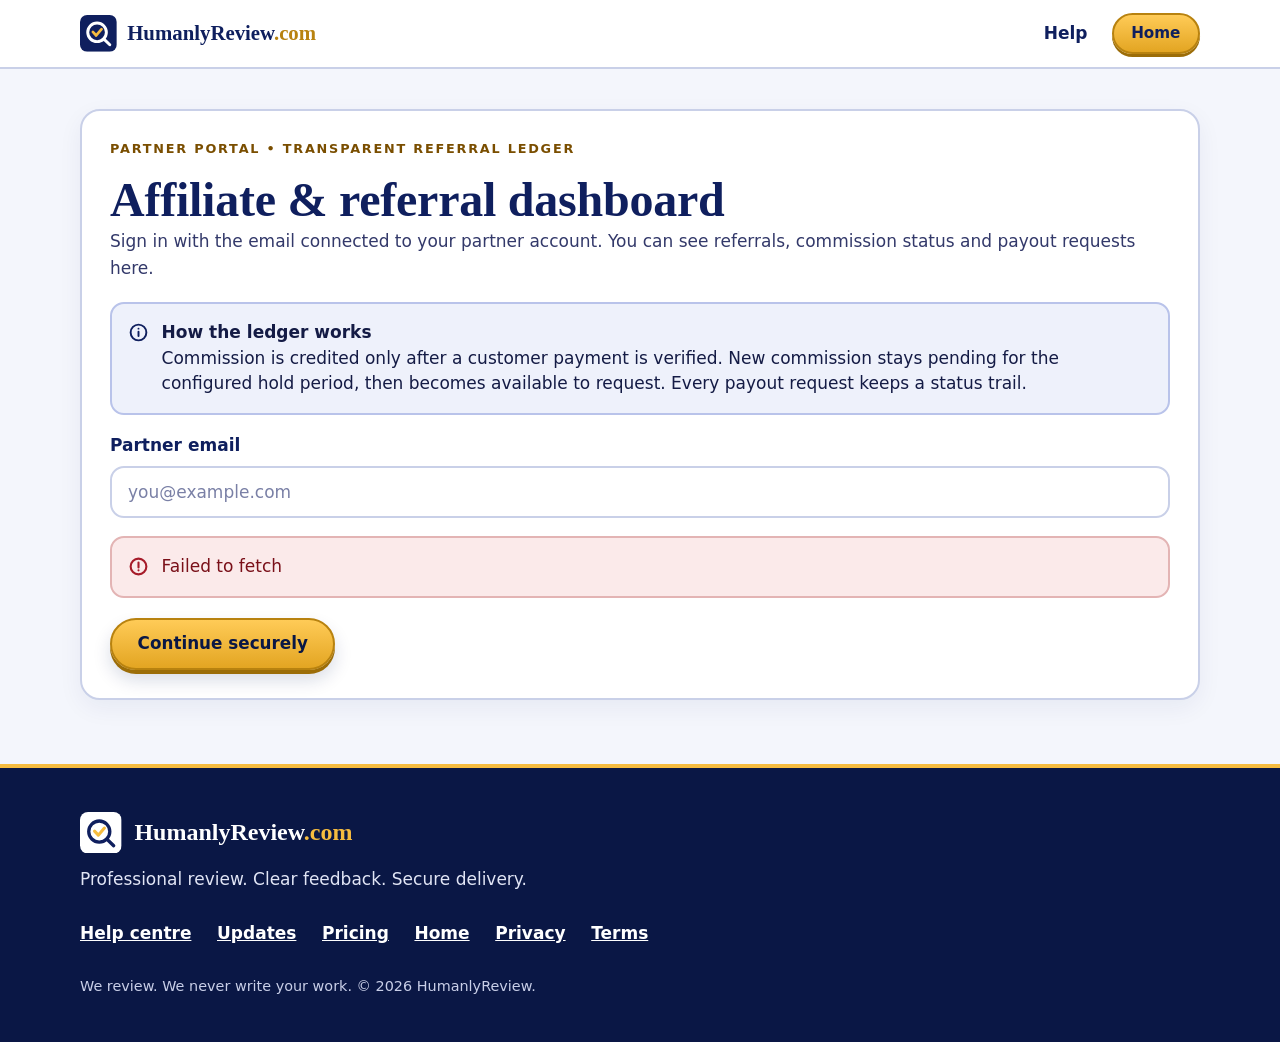
<file: affiliate.html>
<!doctype html>
<html lang="en" data-size="0" data-contrast="0">
<head>
<meta charset="utf-8"><meta name="viewport" content="width=device-width,initial-scale=1,viewport-fit=cover"><meta name="robots" content="noindex,nofollow">
<title>Partner portal | HumanlyReview</title><meta name="theme-color" content="#0A1745">
<link rel="icon" href="data:image/svg+xml,%3Csvg xmlns=%22http://www.w3.org/2000/svg%22 viewBox=%220 0 300 300%22%3E%3Crect width=%22300%22 height=%22300%22 rx=%2258%22 fill=%22%230F1F5E%22/%3E%3Ccircle cx=%22139%22 cy=%22141%22 r=%2276%22 fill=%22none%22 stroke=%22%23fff%22 stroke-width=%2224%22/%3E%3Cpath d=%22M193 195L243 243%22 stroke=%22%23fff%22 stroke-width=%2224%22 stroke-linecap=%22round%22/%3E%3Cpath d=%22M105 138L132 167L176 116%22 stroke=%22%23F6BC3F%22 stroke-width=%2222%22 stroke-linecap=%22round%22 stroke-linejoin=%22round%22 fill=%22none%22/%3E%3C/svg%3E" type="image/svg+xml">
<script>try{var a=JSON.parse(localStorage.getItem('hr_display')||'{}'),r=document.documentElement;r.setAttribute('data-size',a.size||'0');r.setAttribute('data-contrast',a.contrast||'0')}catch(e){}</script>
<link rel="stylesheet" href="styles.css?v=20261003.4">
</head><body>
<svg width="0" height="0" style="position:absolute" aria-hidden="true" focusable="false"><defs><symbol id="hr-mark" viewBox="0 0 300 300"><rect width="300" height="300" rx="58" fill="#0F1F5E"/><circle cx="139" cy="141" r="76" fill="none" stroke="#fff" stroke-width="24"/><path d="M193 195L243 243" stroke="#fff" stroke-width="24" stroke-linecap="round"/><path d="M105 138L132 167L176 116" stroke="#F6BC3F" stroke-width="22" stroke-linecap="round" stroke-linejoin="round" fill="none"/></symbol><symbol id="hr-mark-w" viewBox="0 0 300 300"><rect width="300" height="300" rx="58" fill="#fff"/><circle cx="139" cy="141" r="76" fill="none" stroke="#0F1F5E" stroke-width="24"/><path d="M193 195L243 243" stroke="#0F1F5E" stroke-width="24" stroke-linecap="round"/><path d="M105 138L132 167L176 116" stroke="#F6BC3F" stroke-width="22" stroke-linecap="round" stroke-linejoin="round" fill="none"/></symbol></defs></svg>
<a class="skip" href="#main">Skip to content</a>
<header class="topbar"><div class="container nav"><a class="brand" href="index.html" aria-label="HumanlyReview home"><svg class="brand-mark" aria-hidden="true"><use href="#hr-mark"/></svg><span class="wmk">HumanlyReview<span>.com</span></span></a><nav class="navlinks" aria-label="Main"><a href="help.html">Help</a><a class="btn sm hide-sm" href="index.html">Home</a></nav></div></header>
<main id="main"><section class="page-section"><div class="container"><div class="card pad partner-page">
<div class="eyebrow">Partner portal • Transparent referral ledger</div><h1>Affiliate & referral dashboard</h1><p class="muted">Sign in with the email connected to your partner account. You can see referrals, commission status and payout requests here.</p>
<div id="portal-off" class="notice warning hidden" style="margin-top:16px"><strong>Partner portal is currently paused.</strong><br>Your historical records are not deleted. Contact support if you need help with an existing balance.</div>
<div id="partner-login" style="margin-top:20px"><div class="notice info"><strong>How the ledger works</strong><br>Commission is credited only after a customer payment is verified. New commission stays pending for the configured hold period, then becomes available to request. Every payout request keeps a status trail.</div><div class="field"><label for="partner-email">Partner email</label><input id="partner-email" class="input" type="email" autocomplete="email" placeholder="you@example.com"></div><div id="partner-login-error" class="notice danger hidden"></div><div class="actions"><button id="partner-start" class="btn" type="button">Continue securely</button></div><div id="partner-otp-area" class="hidden" style="margin-top:18px"><div class="notice">We sent a 6-digit code to <strong id="partner-masked-email">—</strong>.</div><div class="field"><label for="partner-otp">6-digit code</label><input id="partner-otp" class="input" inputmode="numeric" maxlength="6" autocomplete="one-time-code" placeholder="123456"></div><div id="partner-otp-error" class="notice danger hidden"></div><div class="actions"><button id="partner-verify" class="btn" type="button">Verify email</button><button id="partner-resend" class="btn secondary" type="button">Resend code</button></div><div id="partner-countdown" class="small muted" style="margin-top:8px"></div></div></div>
<div id="partner-dashboard" class="hidden" style="margin-top:20px"><div class="spaced"><div><h2 style="margin-bottom:4px">Your partner account</h2><div class="small muted" id="partner-identity"></div></div><div class="actions"><button id="partner-refresh" class="btn secondary" type="button">Refresh</button><button id="partner-change-email" class="btn secondary" type="button">Use different email</button></div></div><div id="partner-programs" style="margin-top:16px"></div><div class="notice info" style="margin-top:16px"><strong>Transparent earnings trail</strong><br>Each verified paid referral appears in your ledger with the amount paid, your commission, the hold-release date and any payout claim attached to it. Customer identity is not exposed.</div><div class="box" style="margin-top:16px"><strong>Payout requests</strong><div id="partner-claims" class="table-wrap" style="margin-top:10px"></div></div><div class="notice info" style="margin-top:16px"><strong>Partner terms</strong><div id="partner-terms" class="small" style="margin-top:6px"></div></div><div class="small muted" style="margin-top:14px">Need help? <a href="help.html?category=Referral%20%2F%20affiliate">Contact support about referrals or payouts</a>.</div></div>
</div></div></section></main>
<footer class="footer"><div class="container"><div class="fbrand"><svg class="brand-mark" aria-hidden="true"><use href="#hr-mark-w"/></svg><b class="wmk">HumanlyReview<span>.com</span></b></div><p class="tag2">Professional review. Clear feedback. Secure delivery.</p><nav class="flinks" aria-label="Footer"><a href="help.html">Help centre</a><a href="updates.html">Updates</a><a href="index.html#pricing">Pricing</a><a href="index.html">Home</a><a href="privacy.html">Privacy</a><a href="terms.html">Terms</a></nav><p class="small">We review. We never write your work. &copy; <span id="yr">2026</span> HumanlyReview.</p></div></footer>
<script>(function(){var y=document.getElementById('yr');if(y)y.textContent=new Date().getFullYear()})()</script>
<script src="common.js?v=20261003.4"></script>
<script>
'use strict';
const $=id=>document.getElementById(id);let publicData=null,pending='',sessionToken='',email='',countdown=0,timer=null;
function money(v,c){return hrFormatMoney(Number(v||0),String(c||'USD'));}
function startTimer(n){if(timer)clearInterval(timer);countdown=Number(n||0);const draw=()=>{$('partner-countdown').textContent=countdown>0?`You can resend in ${countdown}s.`:'You can resend the code now.';$('partner-resend').disabled=countdown>0;};draw();timer=setInterval(()=>{countdown--;draw();if(countdown<=0)clearInterval(timer);},1000);}
function showLogin(msg=''){sessionToken='';$('partner-dashboard').classList.add('hidden');$('partner-login').classList.remove('hidden');if(msg)hrSetError($('partner-login-error'),msg);}
function statusBadge(s){const x=String(s||'');return `<span class="badge ${x==='PAID'||x==='ACTIVE'?'success':x==='REQUESTED'?'warning':'info'}">${hrEscape(x||'—')}</span>`;}
function renderDashboard(d){$('partner-login').classList.add('hidden');$('partner-dashboard').classList.remove('hidden');$('partner-identity').textContent=`Verified as ${d.email}`;$('partner-terms').textContent=d.terms||'Commission and payout rules are shown here when configured.';const programs=d.affiliates||[];if(!programs.length){$('partner-programs').innerHTML='<div class="notice warning"><strong>No partner profile is linked to this verified email.</strong><br>If you expected access, contact support and include the email you used.</div>';}else{$('partner-programs').innerHTML=programs.map(a=>{const balances=(a.balances||[]).map(b=>`<div class="affiliate-balance"><div><span>Earned</span><strong>${money(b.earned,b.currency)}</strong></div><div><span>Pending</span><strong>${money(b.pending,b.currency)}</strong></div><div><span>Available</span><strong>${money(b.available,b.currency)}</strong></div><div><button type="button" class="btn sm" data-claim-aff="${hrEscape(a.affiliateId)}" data-claim-currency="${hrEscape(b.currency)}" ${Number(b.available||0)<Number(d.minimumPayout||0)?'disabled':''}>Request payout</button></div></div>`).join('')||'<div class="small muted">No paid referral commission yet.</div>';const ledger=a.ledger||[],ledgerHtml=ledger.length?`<div class="affiliate-ledger"><div class="spaced affiliate-ledger-head"><div><strong>Referral earnings ledger</strong><div class="mini">One row per verified paid referral. No customer email or private document data is shown.</div></div><span class="badge info">${ledger.length} paid referral${ledger.length===1?'':'s'}</span></div><div class="table-wrap"><table class="table"><thead><tr><th>Order</th><th>Amount paid</th><th>Your commission</th><th>Paid</th><th>Available from</th><th>Status</th></tr></thead><tbody>${ledger.map(x=>`<tr><td data-label="Order"><strong>${hrEscape(x.orderRef||'—')}</strong></td><td data-label="Amount paid">${money(x.amountPaid,x.currency)}</td><td data-label="Your commission"><strong>${money(x.commissionAmount,x.currency)}</strong><div class="mini">${Number(x.commissionPercent||0)}%</div></td><td data-label="Paid">${x.paidAt?hrFormatDate(x.paidAt):'—'}</td><td data-label="Available from">${x.holdUntil?hrFormatDate(x.holdUntil):'—'}</td><td data-label="Status">${statusBadge(x.claimStatus||x.status)}${x.claimId?`<div class="mini">Claim ${hrEscape(x.claimId)}</div>`:''}</td></tr>`).join('')}</tbody></table></div></div>`:'<div class="empty affiliate-ledger">No verified paid referral has reached your ledger yet.</div>';return `<div class="card pad affiliate-program"><div class="spaced"><div><h3 style="margin:0">${hrEscape(a.name)}</h3><div class="small muted">Code: ${hrEscape(a.code)} • ${hrEscape(a.status)}</div></div><span class="badge ${a.status==='ACTIVE'?'success':''}">${a.status==='ACTIVE'?'Active':'Paused'}</span></div><div class="affiliate-link-box"><div><strong>Your referral link</strong><div class="mini">${hrEscape(a.link)}</div></div><button class="btn secondary sm" type="button" data-copy-link="${hrEscape(a.link)}">Copy link</button></div><div class="grid-2" style="margin-top:12px"><div class="box"><strong>Customer offer</strong><br>${Number(a.discountPercent||0)}% discount<br><span class="mini">${a.allowedPlanID?'Restricted to one plan':'Any standard plan'}</span></div><div class="box"><strong>Your commission</strong><br>${Number(a.commissionPercent||0)}% of verified amount paid<br><span class="mini">${Number(a.paidReferrals||0)} paid referral(s) • ${Number(a.clicks||0)} tracked click(s)</span></div></div><div style="margin-top:12px">${balances}</div><div class="small muted" style="margin-top:8px">Payout minimum: ${Number(d.minimumPayout||0).toFixed(2)} in the relevant order currency. Hold period: ${Number(d.holdDays||0)} day(s).</div>${ledgerHtml}</div>`;}).join('');}
const claims=d.claims||[];$('partner-claims').innerHTML=claims.length?'<table class="table"><thead><tr><th>Request</th><th>Amount</th><th>Requested</th><th>Status</th><th>Note</th></tr></thead><tbody>'+claims.map(c=>`<tr><td data-label="Request"><strong>${hrEscape(c.claimId)}</strong></td><td data-label="Amount">${money(c.amount,c.currency)}</td><td data-label="Requested">${hrFormatDate(c.createdAt)}</td><td data-label="Status">${statusBadge(c.status)}</td><td data-label="Note">${hrEscape(c.adminNote||'—')}</td></tr>`).join('')+'</tbody></table>':'<div class="empty">No payout requests yet.</div>';document.querySelectorAll('[data-copy-link]').forEach(b=>b.onclick=()=>{navigator.clipboard?.writeText(b.dataset.copyLink);hrToast('Referral link copied.','success');});document.querySelectorAll('[data-claim-aff]').forEach(b=>b.onclick=()=>claimPayout(b.dataset.claimAff,b.dataset.claimCurrency,b));}
async function loadDashboard(){if(!sessionToken)return;try{const r=await hrApi('getAffiliateDashboard',{sessionToken},{noRetry:true,timeoutMs:20000});renderDashboard(r.data);}catch(e){if(/session/i.test(String(e.message||'')))showLogin('Your secure session expired. Verify your email again.');else hrToast(e.message,'danger');}}
async function begin(emailValue){email=String(emailValue||'').trim().toLowerCase();hrSetError($('partner-login-error'),'');if(!hrValidateEmail(email)){hrSetError($('partner-login-error'),'Enter a valid email address.');return;}const saved=hrGetStoredVerifiedIdentity();const existing=saved&&String(saved.email).toLowerCase()===email?saved.sessionToken:'';const b=$('partner-start');hrSetBusy(b,true,'Checking…');try{const r=await hrApi('requestOtp',{email,existingSessionToken:existing},{noRetry:true,timeoutMs:20000});if(r.data.alreadyVerified){sessionToken=r.data.sessionToken;hrSaveSession(sessionToken,r.data.email,r.data.expiresAt||'');return loadDashboard();}pending=r.data.pendingSessionToken;hrSavePendingSession(pending,email);$('partner-masked-email').textContent=hrMaskEmail(email);$('partner-otp-area').classList.remove('hidden');$('partner-otp').value='';startTimer(r.data.resendAfterSeconds);$('partner-otp').focus();}catch(e){hrSetError($('partner-login-error'),e.message);}finally{hrSetBusy(b,false);}}
async function claimPayout(affiliateId,currency,button){if(!confirm(`Request the currently available ${currency} commission for this affiliate account?`))return;hrSetBusy(button,true,'Requesting…');try{const r=await hrApi('affiliateClaimPayout',{sessionToken,affiliateId,currency},{noRetry:true,timeoutMs:20000});hrToast(`Payout request ${r.data.claimId} created.`, 'success');await loadDashboard();}catch(e){hrToast(e.message,'danger');}finally{hrSetBusy(button,false);}}
$('partner-start').onclick=()=>begin($('partner-email').value);$('partner-verify').onclick=async()=>{const code=$('partner-otp').value.trim();hrSetError($('partner-otp-error'),'');if(!/^\d{6}$/.test(code)){hrSetError($('partner-otp-error'),'Enter the 6-digit code.');return;}const b=$('partner-verify');hrSetBusy(b,true,'Verifying…');try{const r=await hrApi('verifyOtp',{pendingSessionToken:pending,code},{noRetry:true});sessionToken=r.data.sessionToken;email=r.data.email;hrSaveSession(sessionToken,email,r.data.expiresAt||'');await loadDashboard();}catch(e){hrSetError($('partner-otp-error'),e.message);}finally{hrSetBusy(b,false);}};$('partner-resend').onclick=()=>{if(!$('partner-resend').disabled)begin(email||$('partner-email').value);};$('partner-refresh').onclick=loadDashboard;$('partner-change-email').onclick=()=>{try{clearInterval(timer);}catch(_){}$('partner-email').value='';$('partner-otp-area').classList.add('hidden');showLogin();$('partner-email').focus();};
(async function(){try{publicData=await hrGetPublicConfig();const enabled=!!publicData?.settings?.affiliate_program_enabled&&!!publicData?.settings?.affiliate_portal_enabled;$('portal-off').classList.toggle('hidden',enabled);if(!enabled){$('partner-start').disabled=true;return;}const saved=hrGetStoredVerifiedIdentity();if(saved?.sessionToken&&saved?.email){sessionToken=saved.sessionToken;email=saved.email;$('partner-email').value=email;await loadDashboard();}}catch(e){hrSetError($('partner-login-error'),e.message);}})();
</script></body></html>
</file>
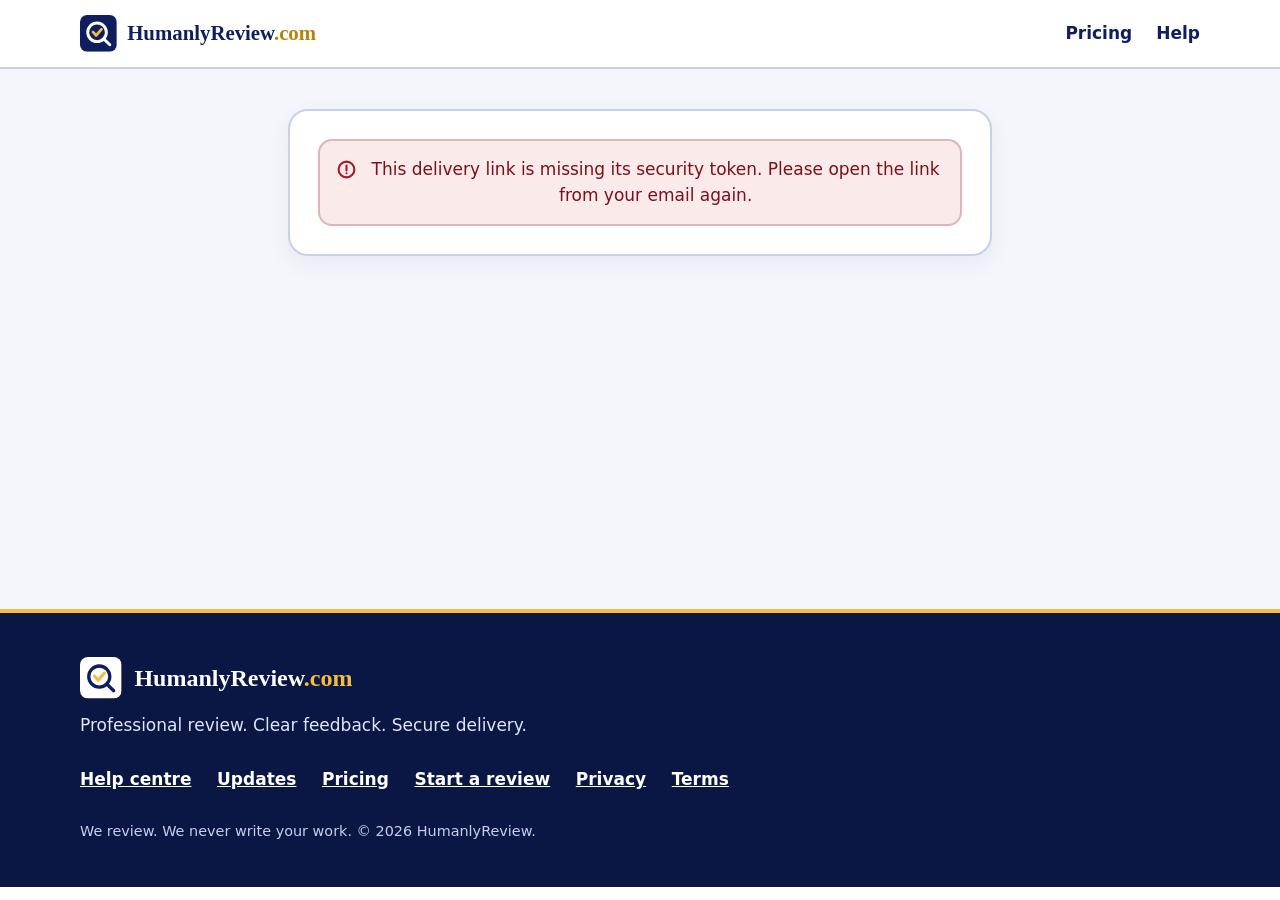
<file: delivery.html>
<!doctype html><html lang="en" data-size="0" data-contrast="0"><head><meta charset="utf-8"><meta name="viewport" content="width=device-width,initial-scale=1,viewport-fit=cover"><meta name="robots" content="noindex,nofollow"><title>Secure delivery | HumanlyReview</title><meta name="theme-color" content="#0A1745"><link rel="icon" href="data:image/svg+xml,%3Csvg xmlns=%22http://www.w3.org/2000/svg%22 viewBox=%220 0 300 300%22%3E%3Crect width=%22300%22 height=%22300%22 rx=%2258%22 fill=%22%230F1F5E%22/%3E%3Ccircle cx=%22139%22 cy=%22141%22 r=%2276%22 fill=%22none%22 stroke=%22%23fff%22 stroke-width=%2224%22/%3E%3Cpath d=%22M193 195L243 243%22 stroke=%22%23fff%22 stroke-width=%2224%22 stroke-linecap=%22round%22/%3E%3Cpath d=%22M105 138L132 167L176 116%22 stroke=%22%23F6BC3F%22 stroke-width=%2222%22 stroke-linecap=%22round%22 stroke-linejoin=%22round%22 fill=%22none%22/%3E%3C/svg%3E" type="image/svg+xml"><script>try{var a=JSON.parse(localStorage.getItem('hr_display')||'{}'),r=document.documentElement;r.setAttribute('data-size',a.size||'0');r.setAttribute('data-contrast',a.contrast||(!localStorage.getItem('hr_display')&&window.matchMedia&&matchMedia('(prefers-contrast: more)').matches?'1':'0'))}catch(e){}</script><link rel="stylesheet" href="styles.css?v=20261003.4"></head><body>
<svg width="0" height="0" style="position:absolute" aria-hidden="true" focusable="false"><defs>
<symbol id="hr-mark" viewBox="0 0 300 300"><rect width="300" height="300" rx="58" fill="#0F1F5E"/><circle cx="139" cy="141" r="76" fill="none" stroke="#fff" stroke-width="24"/><path d="M193 195L243 243" stroke="#fff" stroke-width="24" stroke-linecap="round"/><path d="M105 138L132 167L176 116" stroke="#F6BC3F" stroke-width="22" stroke-linecap="round" stroke-linejoin="round" fill="none"/></symbol>
<symbol id="hr-mark-w" viewBox="0 0 300 300"><rect width="300" height="300" rx="58" fill="#fff"/><circle cx="139" cy="141" r="76" fill="none" stroke="#0F1F5E" stroke-width="24"/><path d="M193 195L243 243" stroke="#0F1F5E" stroke-width="24" stroke-linecap="round"/><path d="M105 138L132 167L176 116" stroke="#F6BC3F" stroke-width="22" stroke-linecap="round" stroke-linejoin="round" fill="none"/></symbol>
<symbol id="clock" viewBox="0 0 24 24"><circle cx="12" cy="12" r="9"/><path d="M12 7v5l3 2"/></symbol>
<symbol id="ai" viewBox="0 0 24 24"><rect x="4" y="7" width="16" height="12" rx="3"/><path d="M12 3v4M9 13h.01M15 13h.01M9 16.5h6"/></symbol>
<symbol id="eye" viewBox="0 0 24 24"><path d="M2 12s4-7 10-7 10 7 10 7-4 7-10 7S2 12 2 12z"/><circle cx="12" cy="12" r="3"/></symbol>
<symbol id="search" viewBox="0 0 24 24"><circle cx="11" cy="11" r="7"/><path d="M20 20l-4-4M8 11l2 2 4-4"/></symbol>
<symbol id="target" viewBox="0 0 24 24"><circle cx="12" cy="12" r="9"/><circle cx="12" cy="12" r="4"/><path d="M12 3v3M12 18v3M3 12h3M18 12h3"/></symbol>
<symbol id="ck" viewBox="0 0 24 24"><path d="M5 12.5l4.5 4.5L19 7"/></symbol>
<symbol id="arr" viewBox="0 0 24 24"><path d="M5 12h14M13 6l6 6-6 6"/></symbol>
<symbol id="brain" viewBox="0 0 24 24"><path d="M9 4a3 3 0 0 0-3 3 3 3 0 0 0-2 5 3 3 0 0 0 2 5 3 3 0 0 0 6 1V5a3 3 0 0 0-3-1zM15 4a3 3 0 0 1 3 3 3 3 0 0 1 2 5 3 3 0 0 1-2 5 3 3 0 0 1-6 1"/></symbol>
<symbol id="globe" viewBox="0 0 24 24"><circle cx="12" cy="12" r="9"/><path d="M3 12h18M12 3c3 3 3 15 0 18M12 3c-3 3-3 15 0 18"/></symbol>
<symbol id="tag" viewBox="0 0 24 24"><path d="M3 12V4h8l10 10-8 8L3 12z"/><circle cx="7.5" cy="8.5" r="1.3"/></symbol>
<symbol id="lock" viewBox="0 0 24 24"><rect x="5" y="11" width="14" height="9" rx="2"/><path d="M8 11V8a4 4 0 0 1 8 0v3"/></symbol>
<symbol id="health" viewBox="0 0 24 24"><circle cx="12" cy="12" r="9"/><path d="M12 8v8M8 12h8"/></symbol>
<symbol id="flask" viewBox="0 0 24 24"><path d="M9 3h6M10 3v6l-5 9a2 2 0 0 0 1.8 3h10.4A2 2 0 0 0 19 18l-5-9V3"/><path d="M7.5 15h9"/></symbol>
<symbol id="gear" viewBox="0 0 24 24"><circle cx="12" cy="12" r="3"/><path d="M12 3v3M12 18v3M3 12h3M18 12h3M5.6 5.6l2.1 2.1M16.3 16.3l2.1 2.1M18.4 5.6l-2.1 2.1M7.7 16.3l-2.1 2.1"/></symbol>
<symbol id="screen" viewBox="0 0 24 24"><rect x="3" y="4" width="18" height="12" rx="2"/><path d="M8 20h8M12 16v4"/></symbol>
<symbol id="law" viewBox="0 0 24 24"><path d="M12 4v16M6 20h12M5 8h14"/><path d="M5 8l-3 6a3 3 0 0 0 6 0L5 8zM19 8l-3 6a3 3 0 0 0 6 0l-3-6z"/></symbol>
<symbol id="chart" viewBox="0 0 24 24"><path d="M4 20V10M10 20V4M16 20v-8M22 20H2"/></symbol>
<symbol id="people" viewBox="0 0 24 24"><circle cx="9" cy="8" r="3"/><circle cx="17" cy="9" r="2.5"/><path d="M3 20c0-3.5 2.7-6 6-6s6 2.5 6 6M15 14.5c3 0 6 1.8 6 5.5"/></symbol>
<symbol id="cap" viewBox="0 0 24 24"><path d="M2 9l10-5 10 5-10 5L2 9z"/><path d="M6 11.5V16c0 1.5 3 3 6 3s6-1.5 6-3v-4.5"/></symbol>
<symbol id="book" viewBox="0 0 24 24"><path d="M5 4h10a3 3 0 0 1 3 3v13H8a3 3 0 0 1-3-3V4zM9 9h5M9 13h5"/></symbol>
<symbol id="wa" viewBox="0 0 24 24"><path d="M12 3a9 9 0 0 0-7.8 13.5L3 21l4.6-1.2A9 9 0 1 0 12 3z"/><path d="M8.6 8.3c.3-.6.7-.6 1-.6l.6.9c.1.3 0 .5-.3.9l-.4.5c.6 1.3 1.7 2.3 3 3l.5-.5c.4-.4.6-.4.9-.3l1 .5c.2.2.3.5.1.9-.5 1.1-1.6 1.3-2.5 1-2.6-.9-4.5-2.9-5.2-5.1-.1-.6 0-1.1.3-1.6z"/></symbol>
<symbol id="upload" viewBox="0 0 24 24"><path d="M12 16V5M7.5 9.5L12 5l4.5 4.5M5 19h14"/></symbol>
<symbol id="dl" viewBox="0 0 24 24"><path d="M12 4v11M7.5 10.5L12 15l4.5-4.5M5 19h14"/></symbol>
<symbol id="menu" viewBox="0 0 24 24"><path d="M4 7h16M4 12h16M4 17h16"/></symbol>
<symbol id="mail" viewBox="0 0 24 24"><rect x="3" y="5" width="18" height="14" rx="2"/><path d="M3 7l9 6 9-6"/></symbol>
</defs></svg>
<a class="skip" href="#main">Skip to content</a>
<header class="topbar"><div class="container nav"><a class="brand" href="index.html" aria-label="HumanlyReview home"><svg class="brand-mark" aria-hidden="true"><use href="#hr-mark"/></svg><span class="wmk">HumanlyReview<span>.com</span></span></a><nav class="navlinks" aria-label="Main"><a class="hide-sm" href="index.html#pricing">Pricing</a><a href="help.html">Help</a></nav></div></header>
<main id="main"><section class="page-section"><div class="container delivery-card">
<div id="loading" class="card pad center" role="status"><span class="loading-spinner" aria-hidden="true"></span><h2 style="margin-top:1rem">Preparing your secure delivery…</h2><p class="muted">Please keep this page open.</p></div>
<div id="delivery" class="card pad hidden">
<div class="spaced"><div><span class="badge success">Report ready</span><h1 style="margin:.7rem 0 0">Your report is ready</h1></div><span class="badge" id="order-status"></span></div>
<p class="muted" style="margin-top:.8rem">Download and open every supplied report format before confirming receipt. The preferred format appears first.</p>
<div id="file-list"></div>
<div class="divider"></div>
<div class="notice warning"><strong>Important:</strong> after you confirm that you have downloaded and opened your files, HumanlyReview will permanently remove the stored order files from its Drive storage where the backend has the required permission.</div>
<label class="ack-row off" id="ack-row" for="ack"><input id="ack" type="checkbox" disabled> <span><strong>I have downloaded and opened my report.</strong><span class="small muted" id="ack-hint" style="display:block"></span></span></label>
<div class="actions"><button class="btn success" id="ack-btn" type="button" disabled>Confirm &amp; Finish</button></div>
<div id="delivery-error" class="notice danger hidden" style="margin-top:14px"></div>
</div>
<div id="done" class="card pad center hidden"><svg class="success-mark" viewBox="0 0 64 64" aria-hidden="true" style="margin:0 auto 1rem;display:block"><circle cx="32" cy="32" r="29"/><path d="M19 33l9 9 17-19"/></svg><span class="badge success">Completed</span><h1 style="margin-top:.8rem">You’re all done</h1><p class="muted" style="margin:.6rem 0 1.4rem">Your report has been delivered and the stored order files have been removed.</p><a class="btn" href="index.html?new=1">Return to HumanlyReview</a></div>
</div></section></main>
<footer class="footer"><div class="container"><div class="fbrand"><svg class="brand-mark" aria-hidden="true"><use href="#hr-mark-w"/></svg><b class="wmk">HumanlyReview<span>.com</span></b></div><p class="tag2">Professional review. Clear feedback. Secure delivery.</p><nav class="flinks" aria-label="Footer"><a href="help.html">Help centre</a><a href="updates.html">Updates</a><a href="index.html#pricing">Pricing</a><a href="index.html?new=1">Start a review</a><a href="privacy.html">Privacy</a><a href="terms.html">Terms</a></nav><p class="small">We review. We never write your work. &copy; <span id="yr">2026</span> HumanlyReview.</p></div></footer>
<script>(function(){var y=document.getElementById("yr");if(y)y.textContent=new Date().getFullYear()})()</script>
<script src="common.js?v=20261003.4"></script><script>

const token=new URLSearchParams(location.search).get('token');let deliveryData=null;let completedFiles=new Set();const $=id=>document.getElementById(id);
async function load(){if(!token){$('loading').innerHTML='<div class="notice danger">This delivery link is missing its security token. Please open the link from your email again.</div>';return;}try{deliveryData=(await hrApi('getDelivery',{deliveryToken:token})).data;$('loading').classList.add('hidden');if(deliveryData.status==='deleted'){$('done').classList.remove('hidden');return;}$('delivery').classList.remove('hidden');$('order-status').textContent=hrStatusLabel(deliveryData.status);$('file-list').innerHTML=(deliveryData.files||[]).map((f,i)=>`<div class="file-meta"><div><strong>${hrEscape(f.name)}</strong>${i===0&&deliveryData.files.length>1?'<span class="badge info" style="margin-left:8px">Preferred format</span>':''}<div class="small muted">${hrFormatBytes(f.size)}</div></div><button class="btn" type="button" data-index="${i}">Download</button></div>`).join('');$('file-list').querySelectorAll('button').forEach(btn=>btn.onclick=()=>downloadFile(Number(btn.dataset.index),btn));updateAck();}catch(e){$('loading').innerHTML=`<div class="notice danger"><strong>We couldn’t open this delivery link.</strong><br>${hrEscape(e.message)}<br><a class="btn secondary sm" href="help.html" style="margin-top:.8rem">Contact support</a></div>`;}}
async function downloadFile(index,button){const f=deliveryData.files[index];hrSetBusy(button,true,'Preparing…');try{const chunkSize=900000;const parts=[];for(let c=0;c<f.totalChunks;c++){const r=await hrApi('getDownloadChunk',{deliveryToken:token,fileIndex:index,chunkIndex:c,chunkSize});parts.push(base64ToBytes(r.data.base64));button.textContent=`${Math.round(((c+1)/f.totalChunks)*100)}%`; }const total=parts.reduce((n,a)=>n+a.length,0);const combined=new Uint8Array(total);let pos=0;for(const p of parts){combined.set(p,pos);pos+=p.length;}const blob=new Blob([combined],{type:f.mime||'application/octet-stream'});const url=URL.createObjectURL(blob);const a=document.createElement('a');a.href=url;a.download=f.name;a.rel='noopener';document.body.appendChild(a);a.click();a.remove();setTimeout(()=>URL.revokeObjectURL(url),30000);completedFiles.add(index);await hrApi('markDownloaded',{deliveryToken:token,fileIndex:index});button.dataset.originalText='Download again';button.closest('.file-meta')?.classList.add('done');updateAck();hrToast('Download prepared. Open the file before confirming receipt.','success');}catch(e){hrToast(e.message,'danger');}finally{hrSetBusy(button,false);}}
function base64ToBytes(b64){const raw=atob(b64),out=new Uint8Array(raw.length);for(let i=0;i<raw.length;i++)out[i]=raw.charCodeAt(i);return out;}
function updateAck(){const total=(deliveryData&&deliveryData.files?deliveryData.files.length:0),all=completedFiles.size>=total;$('ack').disabled=!all;if(!all)$('ack').checked=false;$('ack-row').classList.toggle('off',!all);$('ack-btn').disabled=!(all&&$('ack').checked);const hint=$('ack-hint');if(hint)hint.textContent=all?'':`Download ${total-completedFiles.size} more ${total-completedFiles.size===1?'file':'files'} to continue.`;}$('ack').onchange=updateAck;$('ack-btn').onclick=async()=>{const b=$('ack-btn');hrSetBusy(b,true,'Finishing…');try{const r=await hrApi('acknowledgeDelivery',{deliveryToken:token});$('delivery').classList.add('hidden');$('done').classList.remove('hidden');try{if(typeof hrFinishCurrentReview==='function')hrFinishCurrentReview();if(typeof hrRefreshJourneyDock==='function')hrRefreshJourneyDock();}catch(_){}hrToast(r.data.message,'success');}catch(e){hrSetError($('delivery-error'),e.message);}finally{hrSetBusy(b,false);}};load();

</script></body></html>
</file>
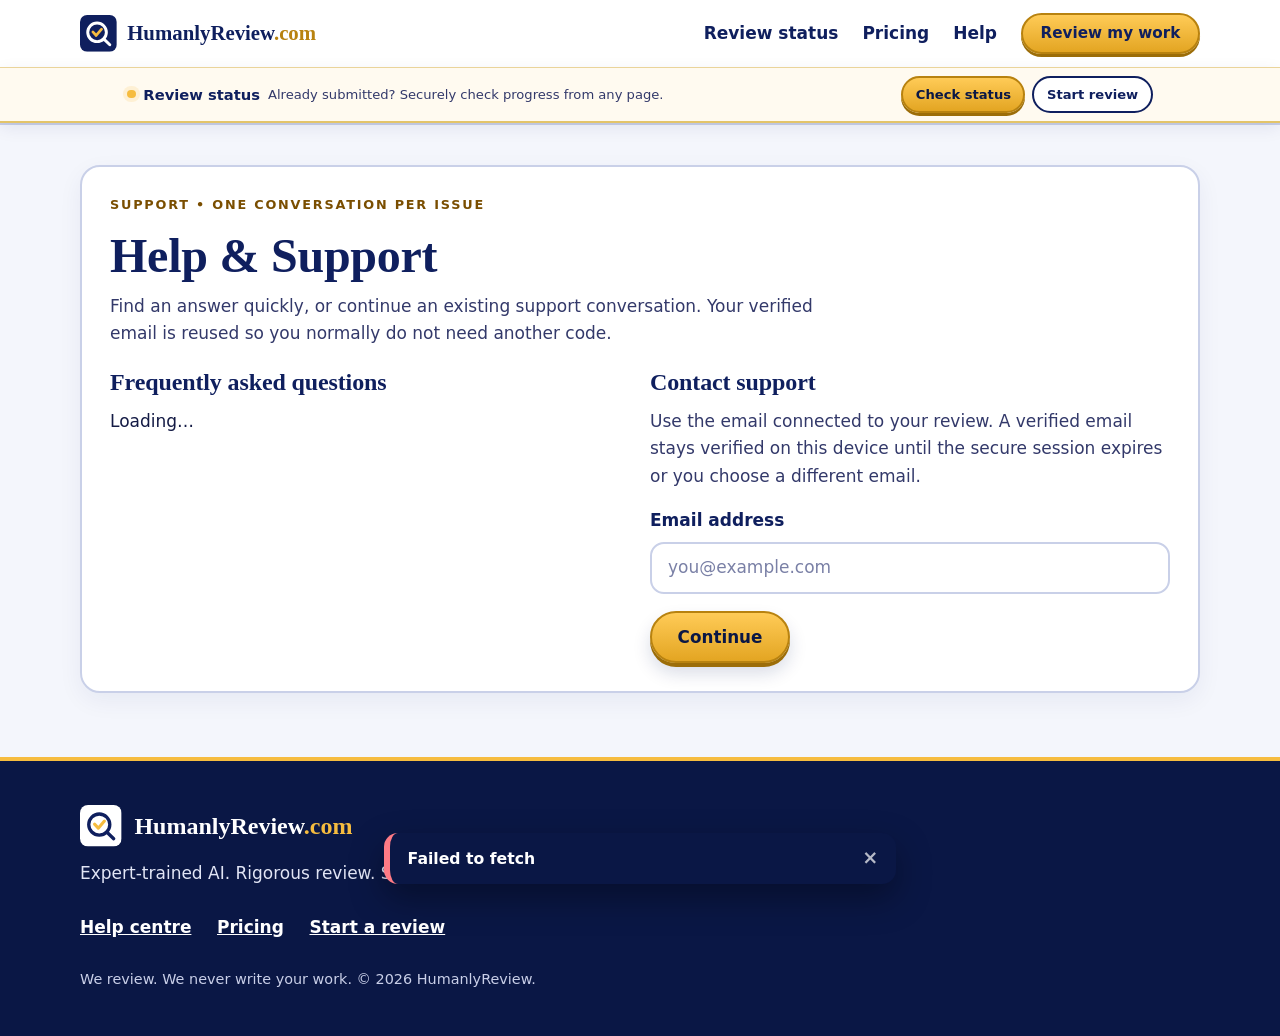
<file: help.html>
<!doctype html><html lang="en"><head><meta charset="utf-8"><meta name="viewport" content="width=device-width,initial-scale=1,viewport-fit=cover"><title>Help &amp; Support | HumanlyReview</title><meta name="description" content="Get help with HumanlyReview orders, payments, uploads, custom requests and report delivery."><meta name="theme-color" content="#0A1745"><link rel="icon" href="data:image/svg+xml,%3Csvg xmlns=%22http://www.w3.org/2000/svg%22 viewBox=%220 0 300 300%22%3E%3Crect width=%22300%22 height=%22300%22 rx=%2258%22 fill=%22%230F1F5E%22/%3E%3Ccircle cx=%22139%22 cy=%22141%22 r=%2276%22 fill=%22none%22 stroke=%22%23fff%22 stroke-width=%2224%22/%3E%3Cpath d=%22M193 195L243 243%22 stroke=%22%23fff%22 stroke-width=%2224%22 stroke-linecap=%22round%22/%3E%3Cpath d=%22M105 138L132 167L176 116%22 stroke=%22%23F6BC3F%22 stroke-width=%2222%22 stroke-linecap=%22round%22 stroke-linejoin=%22round%22 fill=%22none%22/%3E%3C/svg%3E" type="image/svg+xml"><script>try{var a=JSON.parse(localStorage.getItem('hr_display')||'{}'),r=document.documentElement;r.setAttribute('data-size',a.size||'0');r.setAttribute('data-contrast',a.contrast||(!localStorage.getItem('hr_display')&&window.matchMedia&&matchMedia('(prefers-contrast: more)').matches?'1':'0'))}catch(e){}</script><link rel="stylesheet" href="styles.css?v=20261003.4"></head><body>
<svg width="0" height="0" style="position:absolute" aria-hidden="true" focusable="false"><defs>
<symbol id="hr-mark" viewBox="0 0 300 300"><rect width="300" height="300" rx="58" fill="#0F1F5E"/><circle cx="139" cy="141" r="76" fill="none" stroke="#fff" stroke-width="24"/><path d="M193 195L243 243" stroke="#fff" stroke-width="24" stroke-linecap="round"/><path d="M105 138L132 167L176 116" stroke="#F6BC3F" stroke-width="22" stroke-linecap="round" stroke-linejoin="round" fill="none"/></symbol>
<symbol id="hr-mark-w" viewBox="0 0 300 300"><rect width="300" height="300" rx="58" fill="#fff"/><circle cx="139" cy="141" r="76" fill="none" stroke="#0F1F5E" stroke-width="24"/><path d="M193 195L243 243" stroke="#0F1F5E" stroke-width="24" stroke-linecap="round"/><path d="M105 138L132 167L176 116" stroke="#F6BC3F" stroke-width="22" stroke-linecap="round" stroke-linejoin="round" fill="none"/></symbol>
<symbol id="clock" viewBox="0 0 24 24"><circle cx="12" cy="12" r="9"/><path d="M12 7v5l3 2"/></symbol>
<symbol id="ai" viewBox="0 0 24 24"><rect x="4" y="7" width="16" height="12" rx="3"/><path d="M12 3v4M9 13h.01M15 13h.01M9 16.5h6"/></symbol>
<symbol id="eye" viewBox="0 0 24 24"><path d="M2 12s4-7 10-7 10 7 10 7-4 7-10 7S2 12 2 12z"/><circle cx="12" cy="12" r="3"/></symbol>
<symbol id="search" viewBox="0 0 24 24"><circle cx="11" cy="11" r="7"/><path d="M20 20l-4-4M8 11l2 2 4-4"/></symbol>
<symbol id="target" viewBox="0 0 24 24"><circle cx="12" cy="12" r="9"/><circle cx="12" cy="12" r="4"/><path d="M12 3v3M12 18v3M3 12h3M18 12h3"/></symbol>
<symbol id="ck" viewBox="0 0 24 24"><path d="M5 12.5l4.5 4.5L19 7"/></symbol>
<symbol id="arr" viewBox="0 0 24 24"><path d="M5 12h14M13 6l6 6-6 6"/></symbol>
<symbol id="brain" viewBox="0 0 24 24"><path d="M9 4a3 3 0 0 0-3 3 3 3 0 0 0-2 5 3 3 0 0 0 2 5 3 3 0 0 0 6 1V5a3 3 0 0 0-3-1zM15 4a3 3 0 0 1 3 3 3 3 0 0 1 2 5 3 3 0 0 1-2 5 3 3 0 0 1-6 1"/></symbol>
<symbol id="globe" viewBox="0 0 24 24"><circle cx="12" cy="12" r="9"/><path d="M3 12h18M12 3c3 3 3 15 0 18M12 3c-3 3-3 15 0 18"/></symbol>
<symbol id="tag" viewBox="0 0 24 24"><path d="M3 12V4h8l10 10-8 8L3 12z"/><circle cx="7.5" cy="8.5" r="1.3"/></symbol>
<symbol id="lock" viewBox="0 0 24 24"><rect x="5" y="11" width="14" height="9" rx="2"/><path d="M8 11V8a4 4 0 0 1 8 0v3"/></symbol>
<symbol id="health" viewBox="0 0 24 24"><circle cx="12" cy="12" r="9"/><path d="M12 8v8M8 12h8"/></symbol>
<symbol id="flask" viewBox="0 0 24 24"><path d="M9 3h6M10 3v6l-5 9a2 2 0 0 0 1.8 3h10.4A2 2 0 0 0 19 18l-5-9V3"/><path d="M7.5 15h9"/></symbol>
<symbol id="gear" viewBox="0 0 24 24"><circle cx="12" cy="12" r="3"/><path d="M12 3v3M12 18v3M3 12h3M18 12h3M5.6 5.6l2.1 2.1M16.3 16.3l2.1 2.1M18.4 5.6l-2.1 2.1M7.7 16.3l-2.1 2.1"/></symbol>
<symbol id="screen" viewBox="0 0 24 24"><rect x="3" y="4" width="18" height="12" rx="2"/><path d="M8 20h8M12 16v4"/></symbol>
<symbol id="law" viewBox="0 0 24 24"><path d="M12 4v16M6 20h12M5 8h14"/><path d="M5 8l-3 6a3 3 0 0 0 6 0L5 8zM19 8l-3 6a3 3 0 0 0 6 0l-3-6z"/></symbol>
<symbol id="chart" viewBox="0 0 24 24"><path d="M4 20V10M10 20V4M16 20v-8M22 20H2"/></symbol>
<symbol id="people" viewBox="0 0 24 24"><circle cx="9" cy="8" r="3"/><circle cx="17" cy="9" r="2.5"/><path d="M3 20c0-3.5 2.7-6 6-6s6 2.5 6 6M15 14.5c3 0 6 1.8 6 5.5"/></symbol>
<symbol id="cap" viewBox="0 0 24 24"><path d="M2 9l10-5 10 5-10 5L2 9z"/><path d="M6 11.5V16c0 1.5 3 3 6 3s6-1.5 6-3v-4.5"/></symbol>
<symbol id="book" viewBox="0 0 24 24"><path d="M5 4h10a3 3 0 0 1 3 3v13H8a3 3 0 0 1-3-3V4zM9 9h5M9 13h5"/></symbol>
<symbol id="wa" viewBox="0 0 24 24"><path d="M12 3a9 9 0 0 0-7.8 13.5L3 21l4.6-1.2A9 9 0 1 0 12 3z"/><path d="M8.6 8.3c.3-.6.7-.6 1-.6l.6.9c.1.3 0 .5-.3.9l-.4.5c.6 1.3 1.7 2.3 3 3l.5-.5c.4-.4.6-.4.9-.3l1 .5c.2.2.3.5.1.9-.5 1.1-1.6 1.3-2.5 1-2.6-.9-4.5-2.9-5.2-5.1-.1-.6 0-1.1.3-1.6z"/></symbol>
<symbol id="upload" viewBox="0 0 24 24"><path d="M12 16V5M7.5 9.5L12 5l4.5 4.5M5 19h14"/></symbol>
<symbol id="dl" viewBox="0 0 24 24"><path d="M12 4v11M7.5 10.5L12 15l4.5-4.5M5 19h14"/></symbol>
<symbol id="menu" viewBox="0 0 24 24"><path d="M4 7h16M4 12h16M4 17h16"/></symbol>
<symbol id="mail" viewBox="0 0 24 24"><rect x="3" y="5" width="18" height="14" rx="2"/><path d="M3 7l9 6 9-6"/></symbol>
</defs></svg>
<a class="skip" href="#main">Skip to content</a>
<header class="topbar"><div class="container nav"><a class="brand" href="index.html" aria-label="HumanlyReview home"><svg class="brand-mark" aria-hidden="true"><use href="#hr-mark"/></svg><span class="wmk">HumanlyReview<span>.com</span></span></a><nav class="navlinks" aria-label="Main"><a class="hide-sm" href="index.html#pricing">Pricing</a><a href="help.html">Help</a><a class="btn sm hide-sm" href="index.html?new=1">Review my work</a></nav></div></header>

<main id="main"><section class="page-section"><div class="container"><div class="card pad support-page">
<div class="eyebrow">Support • One conversation per issue</div><h1>Help & Support</h1><p class="muted support-intro">Find an answer quickly, or continue an existing support conversation. Your verified email is reused so you normally do not need another code.</p>
<div class="grid-2 support-grid" style="margin-top:22px"><section><h2>Frequently asked questions</h2><div id="faq-list" class="faq-list">Loading…</div></section><section>
<div id="support-step-email">
<h2>Contact support</h2><p class="muted">Use the email connected to your review. A verified email stays verified on this device until the secure session expires or you choose a different email.</p>
<div class="support-identity-box"><div class="field"><label for="support-email">Email address</label><input id="support-email" class="input" type="email" autocomplete="email" placeholder="you@example.com"></div><div id="support-verified-note" class="notice success hidden"></div><button id="support-change-email-pre" class="btn secondary hidden" type="button" style="margin-top:10px">Use a different email</button></div>
<div id="support-email-error" class="notice danger hidden" style="margin-top:12px"></div>
<div class="actions" style="margin-top:12px"><button id="support-start" class="btn" type="button">Continue</button></div>
<div id="support-otp-area" class="hidden" style="margin-top:18px"><div class="notice">We sent a 6-digit code to <strong id="support-masked-email">—</strong>.</div><div class="field"><label for="support-otp">6-digit code</label><input id="support-otp" class="input" inputmode="numeric" maxlength="6" autocomplete="one-time-code" placeholder="123456"></div><div id="support-otp-error" class="notice danger hidden"></div><div class="actions"><button id="support-verify" class="btn" type="button">Verify email</button><button id="support-resend" class="btn secondary" type="button">Resend code</button></div><div class="small muted" id="support-otp-countdown" style="margin-top:8px"></div></div>
</div>
<div id="support-form" class="hidden">
<div class="spaced"><div><h2 style="margin-bottom:4px">Your support conversation</h2><p class="muted" style="margin:0">Use the same ticket for the same problem. This keeps the full history together.</p></div><button id="support-change-email" class="btn secondary" type="button">Use a different email</button></div>
<div id="open-ticket-box" class="notice hidden" style="margin-top:14px"></div>
<div class="field" style="margin-top:14px"><label for="category">What do you need help with?</label><select id="category" class="select"><option>Payment problem</option><option>Report not received</option><option>Download problem</option><option>Wrong file</option><option>Upload problem</option><option>Oversized document</option><option>Custom review request</option><option>Complimentary access code</option><option>Finished report format</option><option>Other</option></select></div>
<div id="follow-up-box" class="notice warning hidden" style="margin-top:10px"></div>
<div class="field"><label for="order-ref">Order or request reference <span class="muted small">(optional)</span></label><input id="order-ref" class="input" placeholder="HR-... or OS-..."></div>
<div class="field"><label for="message">What happened?</label><textarea id="message" class="textarea" maxlength="2000" placeholder="Tell us what you need help with."></textarea><div class="small muted" id="char-count">0 / 2000</div></div>
<div id="support-msg" class="notice hidden" style="margin-top:12px"></div><button id="submit-support" class="btn" type="button">Send to support</button>
</div>
</section></div></div></div></section></main>
<footer class="footer"><div class="container"><div class="fbrand"><svg class="brand-mark" aria-hidden="true"><use href="#hr-mark-w"/></svg><b class="wmk">HumanlyReview<span>.com</span></b></div><p class="tag2">Expert-trained AI. Rigorous review. Secure delivery.</p><nav class="flinks" aria-label="Footer"><a href="help.html">Help centre</a><a href="index.html#pricing">Pricing</a><a href="index.html?new=1">Start a review</a></nav><p class="small">We review. We never write your work. &copy; <span id="yr">2026</span> HumanlyReview.</p></div></footer>
<script>(function(){var y=document.getElementById("yr");if(y)y.textContent=new Date().getFullYear()})()</script>

<script src="common.js?v=20261003.4"></script><script>
'use strict';
let publicData=null,supportToken='',pendingSessionToken='',openTickets=[],activeInquiryId='',countdown=0,timer=null;
const $=id=>document.getElementById(id),q=hrGetQuery(),requestedOrder=q.get('order')||'';
function renderFaq(){const f=$('faq-list'),items=publicData?.faqs||[];if(!items.length){f.innerHTML='<div class="notice">FAQ items have not been added yet.</div>';return;}f.innerHTML=items.map((x,i)=>`<div class="faq-item"><div class="faq-q" data-i="${i}" role="button" tabindex="0">${hrEscape(x.Question)} <span aria-hidden="true" style="float:right">+</span></div><div class="faq-a hidden" id="faq-a-${i}">${hrEscape(x.Answer)}</div></div>`).join('');f.querySelectorAll('.faq-q').forEach(el=>{const toggle=()=>{const a=$('faq-a-'+el.dataset.i);a.classList.toggle('hidden');el.querySelector('span').textContent=a.classList.contains('hidden')?'+':'−';};el.onclick=toggle;el.onkeydown=e=>{if(e.key==='Enter'||e.key===' '){e.preventDefault();toggle();}};});}
function savedVerifiedFor(email=''){const v=hrGetStoredVerifiedIdentity();if(!v?.sessionToken||!v?.email)return null;return email&&String(v.email).toLowerCase()!==String(email).trim().toLowerCase()?null:v;}
function syncSupportIdentity(){const v=hrGetStoredVerifiedIdentity();if(v?.email){$('support-email').value=v.email;$('support-email').disabled=true;$('support-email').readOnly=true;$('support-email').classList.add('identity-email-locked');$('support-verified-note').innerHTML=`✓ ${hrEscape(hrMaskEmail(v.email))} is already verified. No new code is needed for this support conversation.`;$('support-verified-note').classList.remove('hidden');$('support-change-email-pre').classList.remove('hidden');$('support-start').textContent='Continue with verified email';}else{$('support-email').disabled=false;$('support-email').readOnly=false;$('support-email').classList.remove('identity-email-locked');$('support-verified-note').classList.add('hidden');$('support-change-email-pre').classList.add('hidden');$('support-start').textContent='Continue';}}
function renderOpenTickets(){const box=$('open-ticket-box');if(!openTickets.length){box.classList.add('hidden');box.innerHTML='';return;}box.classList.remove('hidden');box.innerHTML='<strong>Open support requests</strong><div class="small muted" style="margin-top:4px">For an existing problem, continue the same ticket instead of opening another one.</div>'+openTickets.map(x=>`<div class="file-chip" style="margin-top:8px"><div class="file-chip-main"><div class="file-chip-name">${hrEscape(x.category)}</div><div class="file-chip-meta">${hrEscape(x.ticketRef)} · ${Number(x.followUpCount||0)} ${Number(x.followUpCount||0)===1?'follow-up':'follow-ups'}</div></div><button class="btn secondary" type="button" data-use-ticket="${hrEscape(x.inquiryId)}">Follow up</button></div>`).join('');box.querySelectorAll('[data-use-ticket]').forEach(b=>b.onclick=()=>{activeInquiryId=b.dataset.useTicket;const t=openTickets.find(x=>String(x.inquiryId)===String(activeInquiryId));if(t){$('category').value=t.category;$('order-ref').value=t.orderRef||$('order-ref').value;updateCategoryState();$('message').focus();}});}
function updateCategoryState(){const cat=$('category').value;const existing=openTickets.find(x=>String(x.category)===String(cat));const box=$('follow-up-box');if(existing){activeInquiryId=existing.inquiryId;box.classList.remove('hidden');box.innerHTML=`<strong>You already have an open request for “${hrEscape(cat)}”.</strong><br>Continue ticket <strong>${hrEscape(existing.ticketRef)}</strong>. A duplicate ticket will not be created for the same issue.`;$('submit-support').textContent='Send follow-up';if(!$('order-ref').value)$('order-ref').value=existing.orderRef||'';}else{activeInquiryId='';box.classList.add('hidden');box.innerHTML='';$('submit-support').textContent='Send to support';}}
function startTimer(n){if(timer)clearInterval(timer);countdown=Number(n||0);const draw=()=>{$('support-otp-countdown').textContent=countdown>0?`You can resend in ${countdown}s.`:'You can resend the code now.';$('support-resend').disabled=countdown>0;};draw();timer=setInterval(()=>{countdown--;draw();if(countdown<=0)clearInterval(timer);},1000);}
async function openSupport(email){
  const e=String(email||'').trim().toLowerCase();const saved=savedVerifiedFor(e);const r=await hrApi('supportStart',{email:e,sessionToken:saved?.sessionToken||''},{noRetry:true,timeoutMs:15000});
  if(r.data.needsVerification){
    const otp=await hrApi('requestOtp',{email:e,orderRef:requestedOrder,ticketRef:q.get('ticket')||'',existingSessionToken:saved?.sessionToken||''},{noRetry:true,timeoutMs:20000});
    if(otp.data.alreadyVerified){hrSaveSession(otp.data.sessionToken,otp.data.email,otp.data.expiresAt||'');return openSupport(otp.data.email);}
    pendingSessionToken=otp.data.pendingSessionToken;hrSavePendingSession(pendingSessionToken,e);$('support-email').disabled=true;$('support-email').readOnly=true;$('support-email').value=e;$('support-masked-email').textContent=hrMaskEmail(e);$('support-otp-area').classList.remove('hidden');$('support-otp').value='';startTimer(otp.data.resendAfterSeconds);$('support-otp').focus();return;
  }
  supportToken=r.data.supportToken;openTickets=r.data.openTickets||[];localStorage.setItem('hr_support_email',e);localStorage.setItem('hr_support_token',supportToken);$('support-step-email').classList.add('hidden');$('support-form').classList.remove('hidden');
  const requestedTicket=q.get('ticket');if(requestedTicket){const hit=openTickets.find(x=>String(x.ticketRef)===String(requestedTicket));if(hit){activeInquiryId=hit.inquiryId;$('category').value=hit.category;$('order-ref').value=hit.orderRef||requestedOrder||'';}}else if(requestedOrder){$('order-ref').value=requestedOrder;}
  renderOpenTickets();updateCategoryState();
}
function useDifferentEmail(){supportToken='';activeInquiryId='';$('support-form').classList.add('hidden');$('support-step-email').classList.remove('hidden');$('support-otp-area').classList.add('hidden');$('support-otp').value='';$('support-email').value='';$('support-email').disabled=false;$('support-email').readOnly=false;$('support-email').classList.remove('identity-email-locked');$('support-change-email-pre').classList.add('hidden');$('support-verified-note').classList.add('hidden');$('support-start').textContent='Continue';$('support-email').focus();}
$('support-email').oninput=()=>{if($('support-email').disabled)return;$('support-email-error').classList.add('hidden');};$('category').onchange=updateCategoryState;$('message').oninput=()=>{$('char-count').textContent=`${$('message').value.length} / 2000`;};
$('support-start').onclick=async()=>{const email=$('support-email').value.trim().toLowerCase();hrSetError($('support-email-error'),'');if(!hrValidateEmail(email)){hrSetError($('support-email-error'),'Enter a valid email address.');return;}const b=$('support-start');hrSetBusy(b,true,'Checking…');try{await openSupport(email);}catch(e){hrSetError($('support-email-error'),e.message);}finally{hrSetBusy(b,false);}};
$('support-verify').onclick=async()=>{const code=$('support-otp').value.trim();hrSetError($('support-otp-error'),'');if(!/^\d{6}$/.test(code)){hrSetError($('support-otp-error'),'Enter the 6-digit code.');return;}const b=$('support-verify');hrSetBusy(b,true,'Verifying…');try{const r=await hrApi('verifyOtp',{pendingSessionToken,code},{noRetry:true});hrSaveSession(r.data.sessionToken,r.data.email,r.data.expiresAt||'');$('support-otp-area').classList.add('hidden');await openSupport(r.data.email);}catch(e){hrSetError($('support-otp-error'),e.message);}finally{hrSetBusy(b,false);}};
$('support-resend').onclick=async()=>{const b=$('support-resend');if(b.disabled)return;const email=$('support-email').value.trim().toLowerCase();let resendAfter=0;hrSetBusy(b,true,'Sending…');try{const r=await hrApi('requestOtp',{email,orderRef:'',ticketRef:q.get('ticket')||'',existingSessionToken:hrGetStoredVerifiedIdentity()?.sessionToken||''},{noRetry:true});if(r.data.alreadyVerified){hrSaveSession(r.data.sessionToken,r.data.email,r.data.expiresAt||'');$('support-otp-area').classList.add('hidden');await openSupport(r.data.email);return;}pendingSessionToken=r.data.pendingSessionToken;hrSavePendingSession(pendingSessionToken,email);resendAfter=Number(r.data.resendAfterSeconds||0);hrToast('A new code was sent.','success');}catch(e){hrSetError($('support-otp-error'),e.message);}finally{hrSetBusy(b,false);if(resendAfter>0)startTimer(resendAfter);}};
$('support-change-email-pre').onclick=useDifferentEmail;$('support-change-email').onclick=useDifferentEmail;
$('submit-support').onclick=async()=>{const msg=$('message').value.trim();if(!msg){$('message').focus();hrToast('Write a message first.','warning');return;}const b=$('submit-support'),box=$('support-msg');hrSetBusy(b,true,'Sending…');hrSetError(box,'');try{const r=await hrApi('submitInquiry',{supportToken,category:$('category').value,orderRef:$('order-ref').value.trim(),message:msg,inquiryId:activeInquiryId||''},{noRetry:true,timeoutMs:20000});box.className='notice success';box.innerHTML=`<strong>${activeInquiryId?'Follow-up sent.':'Support request sent.'}</strong><br>Ticket: <strong>${hrEscape(r.data.ticketRef)}</strong><br>We will reply by email. Continue using this same ticket for the same issue.`;$('message').value='';$('char-count').textContent='0 / 2000';openTickets=(r.data.openTickets||openTickets);if(r.data.inquiryId)activeInquiryId=r.data.inquiryId;renderOpenTickets();updateCategoryState();}catch(e){box.className='notice danger';box.textContent=e.message;}finally{hrSetBusy(b,false);}};
(async function(){try{publicData=await hrGetPublicConfig();renderFaq();syncSupportIdentity();const saved=hrGetStoredVerifiedIdentity()?.email||localStorage.getItem('hr_support_email')||'';if(saved){$('support-email').value=saved;syncSupportIdentity();}if(q.get('ticket')&&saved){await openSupport(saved);}}catch(e){hrToast(e.message,'danger');}})();
</script></body></html>
</file>
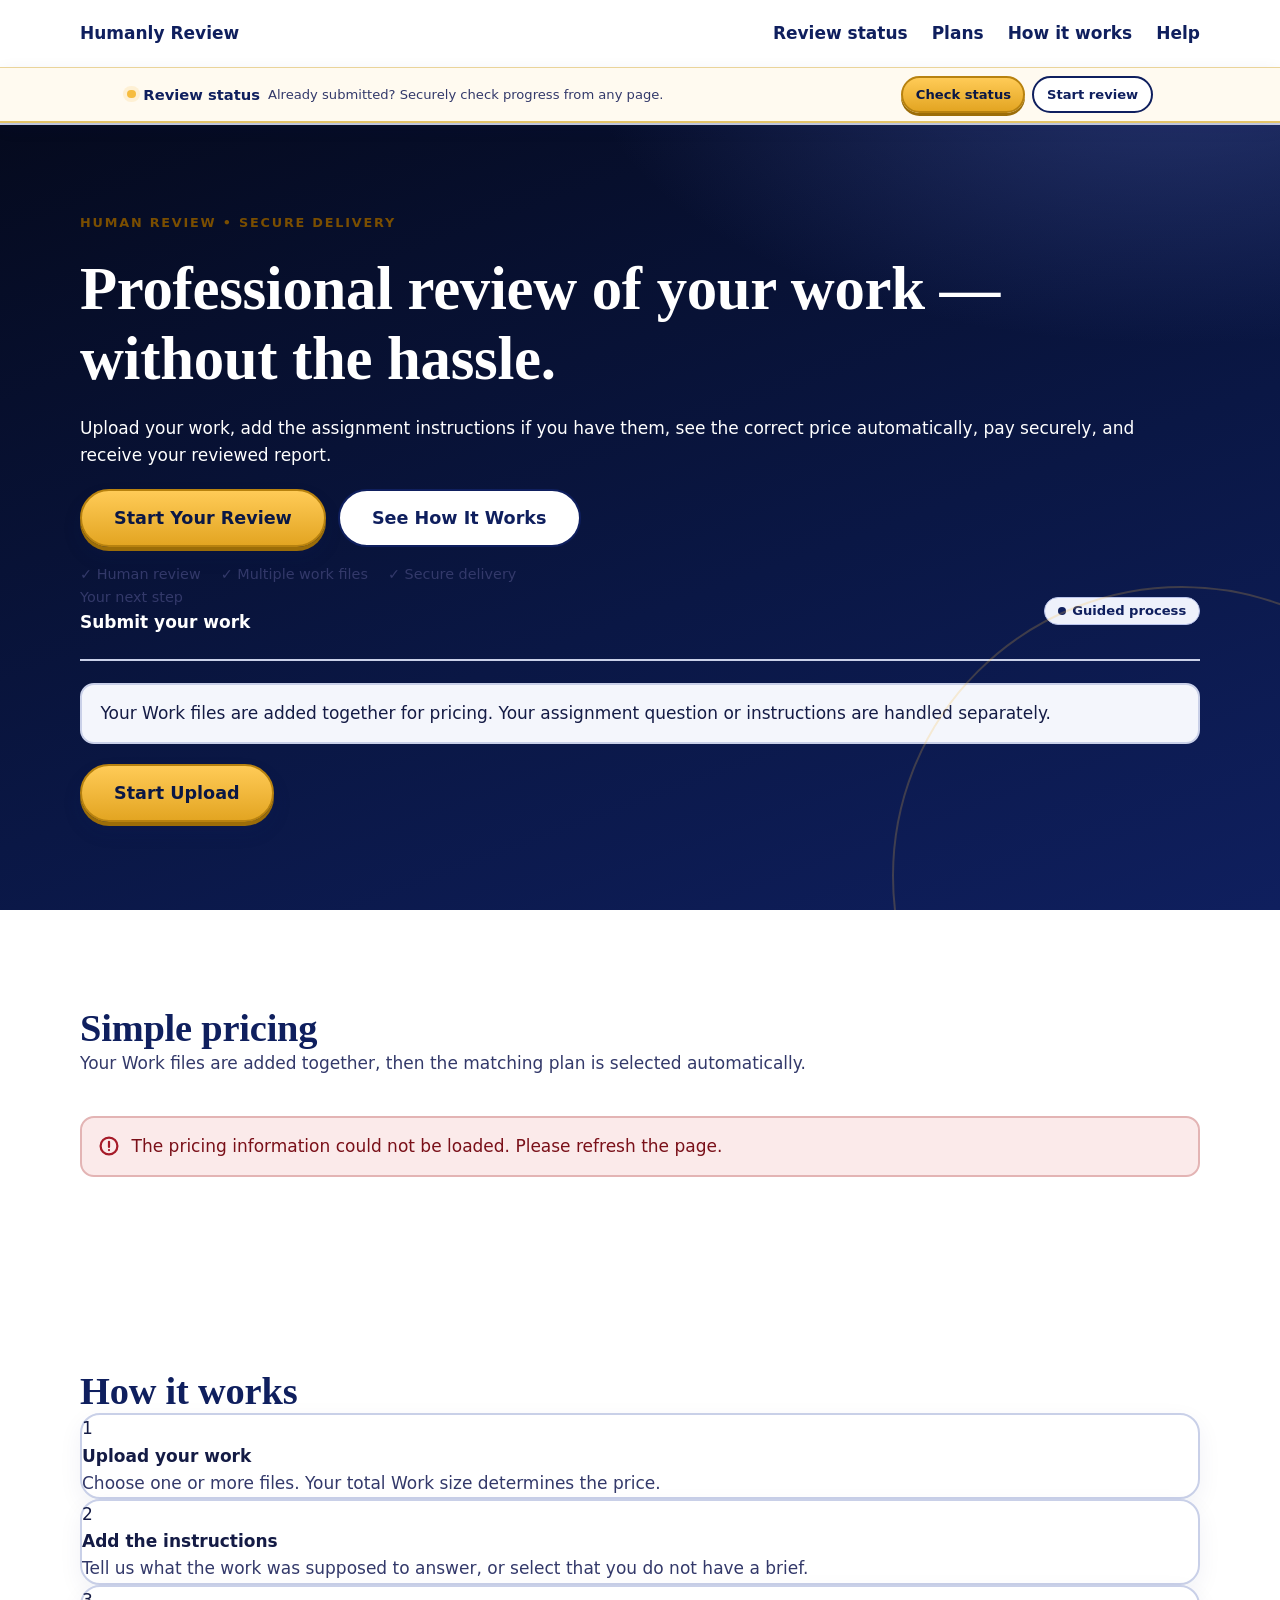
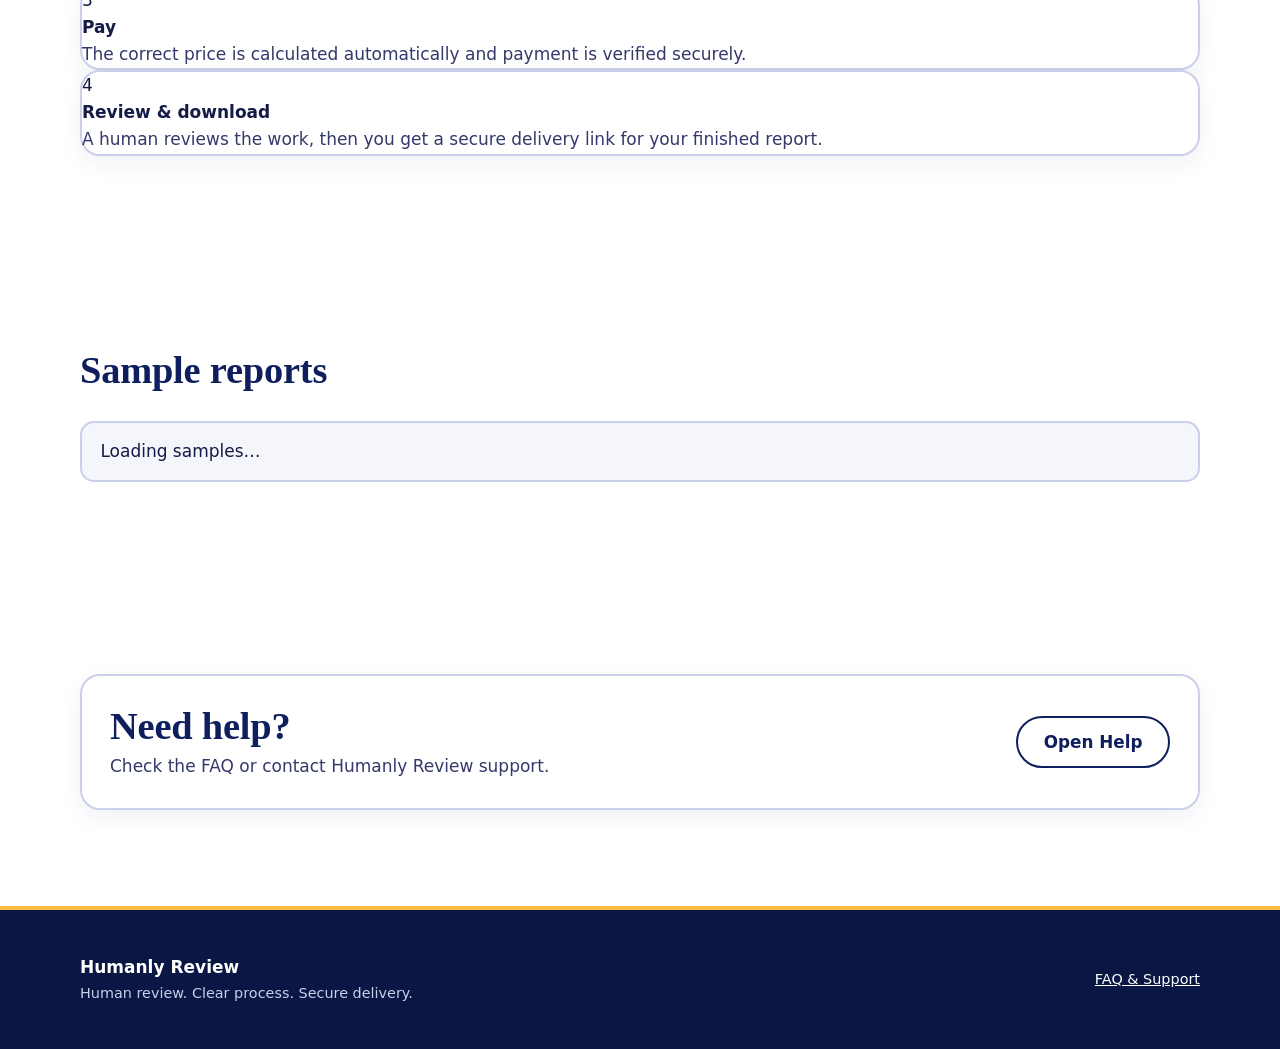
<file: Humanly_Review_updated_index.html>
<!doctype html>
<html lang="en"><head>
<meta charset="utf-8"><meta name="viewport" content="width=device-width,initial-scale=1,viewport-fit=cover">
<title>Humanly Review</title><meta name="description" content="Professional human review of academic and professional documents.">
<link rel="stylesheet" href="styles.css">
</head><body>
<header class="topbar"><div class="container nav"><a class="brand" id="brand" href="index.html">Humanly Review</a><nav class="navlinks"><a href="#plans">Plans</a><a href="#how">How it works</a><a href="help.html">Help</a></nav></div></header>
<main>
<section class="hero"><div class="container hero-grid"><div>
<span class="eyebrow">Human review • Secure delivery</span><h1 id="hero-title">Professional review of your work — without the hassle.</h1>
<p id="hero-subtitle">Upload your work, add the assignment instructions if you have them, see the correct price automatically, pay securely, and receive your reviewed report.</p>
<div class="actions"><button class="btn" id="start-btn">Start Your Review</button><a class="btn secondary" href="#how">See How It Works</a></div>
<div class="inline small muted" style="margin-top:16px"><span>✓ Human review</span><span>✓ Multiple work files</span><span>✓ Secure delivery</span></div>
</div><div class="hero-card"><div class="spaced"><div><div class="small muted">Your next step</div><strong>Submit your work</strong></div><span class="badge info">Guided process</span></div><div class="divider"></div><div class="notice">Your Work files are added together for pricing. Your assignment question or instructions are handled separately.</div><div class="actions"><button class="btn" id="hero-upload-btn">Start Upload</button></div></div></div></section>
<section class="section" id="plans"><div class="container"><h2>Simple pricing</h2><p class="muted">Your Work files are added together, then the matching plan is selected automatically.</p><div id="plans-grid" class="plans"><div class="card pad"><div class="skeleton"></div></div></div></div></section>
<section class="section" id="how"><div class="container"><h2>How it works</h2><div class="workflow"><div class="card step"><div class="step-num">1</div><strong>Upload your work</strong><p class="muted">Choose one or more files. Your total Work size determines the price.</p></div><div class="card step"><div class="step-num">2</div><strong>Add the instructions</strong><p class="muted">Tell us what the work was supposed to answer, or select that you do not have a brief.</p></div><div class="card step"><div class="step-num">3</div><strong>Pay</strong><p class="muted">The correct price is calculated automatically and payment is verified securely.</p></div><div class="card step"><div class="step-num">4</div><strong>Review & download</strong><p class="muted">A human reviews the work, then you get a secure delivery link for your finished report.</p></div></div></div></section>
<section class="section" id="samples"><div class="container"><h2>Sample reports</h2><div id="samples-grid" class="sample-grid"><div class="notice">Loading samples…</div></div></div></section>
<section class="section"><div class="container card pad"><div class="spaced"><div><h2 style="margin-bottom:5px">Need help?</h2><p class="muted">Check the FAQ or contact Humanly Review support.</p></div><a class="btn secondary" href="help.html">Open Help</a></div></div></section>
</main><footer class="footer"><div class="container spaced"><div><strong id="footer-name">Humanly Review</strong><div class="small">Human review. Clear process. Secure delivery.</div></div><div class="small"><a href="help.html">FAQ & Support</a></div></div></footer>

<div id="app-modal" class="hidden" style="position:fixed;inset:0;background:rgba(15,23,42,.52);z-index:60;padding:12px;overflow:auto"><div class="card pad form-wrap" style="margin:40px auto;background:#fff;position:relative"><button id="close-modal" class="btn secondary" style="position:absolute;right:16px;top:16px;padding:0 12px">Close</button><div style="padding-top:34px">
<div class="small muted" id="progress-label" style="margin-bottom:8px"></div>
<div id="step-email" class="flow-step"><span class="badge info">Step 1</span><h2>Where should we send your report?</h2><p class="muted">Use an email you can access now. We will send a 6-digit code.</p><div class="field"><label for="email">Email address</label><input id="email" class="input" type="email" autocomplete="email" inputmode="email" placeholder="you@example.com"></div><div id="email-error" class="notice danger hidden"></div><button class="btn" id="send-otp">Continue</button></div>
<div id="step-otp" class="flow-step hidden"><span class="badge info">Step 2</span><h2>Check your email</h2><p class="muted">We sent a 6-digit code to <strong id="masked-email"></strong>.</p><div class="field"><label for="otp">6-digit code</label><input id="otp" class="input" type="text" inputmode="numeric" maxlength="6" autocomplete="one-time-code" placeholder="123456"></div><div id="otp-error" class="notice danger hidden"></div><div class="inline"><button class="btn" id="verify-otp">Verify</button><button class="btn secondary" id="resend-otp">Resend</button><button class="btn secondary" id="change-email">Change email</button></div><div id="otp-countdown" class="small muted" style="margin-top:10px"></div></div>

<div id="step-work" class="flow-step hidden"><span class="badge info">Step 3</span><h2>Upload the work you want reviewed</h2><p class="muted">Choose one or more files. The total size of these Work files determines your price.</p><div class="notice" id="work-limits"></div><label class="upload" id="work-upload-box" for="work-file-input"><input id="work-file-input" type="file" multiple><strong>Tap to choose your Work files</strong><div class="small muted" style="margin-top:5px">You can select several files at once.</div></label><div id="work-file-list" class="file-list"></div><div id="work-error" class="notice danger hidden" style="margin-top:14px"></div><div class="actions"><button class="btn" id="work-continue" disabled>Continue</button></div></div>

<div id="step-instructions" class="flow-step hidden"><span class="badge info">Step 4</span><h2>What was this work supposed to answer?</h2><p class="muted">We need the question or instructions so the reviewer knows what the work was meant to do.</p><div class="field"><label class="inline"><input type="radio" name="has-brief" value="yes" id="brief-yes"> Yes — I have the question or instructions</label><label class="inline"><input type="radio" name="has-brief" value="no" id="brief-no"> No — I don't have one</label></div>
<div id="brief-yes-area" class="hidden"><div class="notice" style="margin-bottom:14px">You can upload the assignment question, instructions, marking criteria, assessment brief, or a clear photo/screenshot.</div><label class="upload" for="instruction-file-input"><input id="instruction-file-input" type="file" multiple><strong>Upload assignment question or instructions</strong><div class="small muted">PDF, DOCX, JPG, PNG, or text file</div></label><div id="instruction-file-list" class="file-list"></div><div class="field"><label for="instruction-text">Or paste the question/instructions here</label><textarea id="instruction-text" class="input" rows="6" placeholder="Paste the question, instructions, marking criteria, or other guidance here…"></textarea></div></div>
<div id="brief-no-area" class="notice success hidden">That’s okay. We can still review the work. The reviewer will assess the document itself and the information available in the submission.</div>
<div id="instruction-error" class="notice danger hidden" style="margin-top:14px"></div><div class="actions"><button class="btn" id="instructions-continue" disabled>Continue</button><button class="btn secondary" id="back-work">Back</button></div></div>

<div id="step-summary" class="flow-step hidden"><span class="badge info">Step 5</span><h2>Check your order</h2><div id="summary-box" class="notice"></div><div id="summary-error" class="notice danger hidden" style="margin-top:14px"></div><div class="actions"><button class="btn" id="pay-btn">Continue to Secure Payment</button><button class="btn secondary" id="back-instructions">Change details</button></div><p class="small muted" style="margin-top:12px">Payment is verified by our server before any submitted file is stored.</p></div>
<div id="step-paying" class="flow-step hidden"><span class="badge warning">Step 6</span><h2>Complete payment in the new tab</h2><p class="muted">Keep this page open. After payment is confirmed, the system will securely submit all your files.</p><div class="notice warning">Do not pay a second time for this order.</div><div class="actions"><button class="btn secondary" id="recheck-payment">I have completed payment — check now</button><a class="btn secondary" href="help.html" target="_blank" rel="noopener">Need help?</a></div></div>
<div id="step-submitting" class="flow-step hidden"><span class="badge info">Step 7</span><h2>Payment confirmed</h2><p class="muted">Your files are now being securely submitted. Please keep this page open until it finishes.</p><div class="progress"><span id="submit-progress"></span></div><div id="submit-text" class="small muted" style="margin-top:8px">Preparing your files…</div></div>
<div id="step-success" class="flow-step hidden"><span class="badge success">Submitted ✓</span><h2>We received your submission</h2><p class="muted">Your payment is confirmed and your files have been submitted for human review.</p><div id="success-box" class="notice success"></div><div class="actions"><a class="btn" id="status-link" href="#">View order status</a><button class="btn secondary" id="success-close">Close</button></div></div>
<div id="step-recovery" class="flow-step hidden"><span class="badge warning">Recovery</span><h2>Your payment is already confirmed</h2><p class="muted">This browser no longer has some of the files selected before payment. You will not be charged again. Select the missing files below.</p><div id="recovery-details" class="notice"></div><label class="upload" for="recovery-work-input"><input id="recovery-work-input" type="file" multiple><strong>Select missing Work files</strong><div class="small muted">Select the original Work files shown below.</div></label><label class="upload hidden" id="recovery-instruction-box" for="recovery-instruction-input"><input id="recovery-instruction-input" type="file" multiple><strong>Select missing Assignment instruction files</strong></label><div id="recovery-error" class="notice danger hidden" style="margin-top:14px"></div><button class="btn" id="recovery-submit">Submit the selected missing files</button></div>
</div></div></div>
<script src="common.js"></script><script>
let appData=null,countdownTimer=null,paymentPoll=null,currentExpected=null;
const $=id=>document.getElementById(id);const steps=['step-email','step-otp','step-work','step-instructions','step-summary','step-paying','step-submitting','step-success','step-recovery'];
function showStep(id){steps.forEach(s=>$(s).classList.toggle('hidden',s!==id));const idx=steps.indexOf(id);$('progress-label').textContent=idx>=2&&idx<8?`Step ${idx-1} of 6`:'';}
function resetSubmission(){hrClearOrder();hrState.selectedFile=null;hrState.selectedWorkFiles=[];hrState.selectedInstructionFiles=[];hrState.instructionText='';hrState.currentOrder=null;hrState.currentOrderPreview=null;$('work-file-input').value='';$('instruction-file-input').value='';$('instruction-text').value='';document.querySelectorAll('input[name="has-brief"]').forEach(r=>r.checked=false);renderFileList('work-file-list',[],true);renderFileList('instruction-file-list',[],false);$('brief-yes-area').classList.add('hidden');$('brief-no-area').classList.add('hidden');$('work-continue').disabled=true;$('instructions-continue').disabled=true;}
function openModal(step){$('app-modal').classList.remove('hidden');showStep(step|| (hrState.sessionToken?'step-work':'step-email'));if((step||'').includes('email'))$('email').focus();}
function closeModal(){ $('app-modal').classList.add('hidden');clearInterval(countdownTimer);clearInterval(paymentPoll); }
function setTheme(settings){const r=document.documentElement.style;for(const k of ['primary_color','accent_color','background_color','text_color','success_color','warning_color','danger_color']){if(settings[k])r.setProperty('--'+k.replace('_color',''),settings[k]);}$('brand').textContent=settings.site_name||'Humanly Review';$('footer-name').textContent=settings.site_name||'Humanly Review';$('hero-title').textContent=settings.hero_title||$('hero-title').textContent;$('hero-subtitle').textContent=settings.hero_subtitle||$('hero-subtitle').textContent;document.title=settings.site_name||'Humanly Review';}
function renderPlans(plans){const g=$('plans-grid');g.innerHTML=(plans||[]).map(p=>`<div class="card pad"><div class="small muted">${hrEscape(p.PlanName)}</div><h3>${hrFormatMoney(p.Price,p.Currency)}</h3><div class="small muted">${Number(p.MinSizeMB)}–${Number(p.MaxSizeMB)} MB • ${Number(p.DeliveryHours)} hours</div></div>`).join('')||'<div class="notice">Pricing plans are not available yet.</div>';}
function renderSamples(samples){$('samples-grid').innerHTML=(samples||[]).map(s=>`<div class="card pad"><h3>${hrEscape(s.Title)}</h3><p class="muted">${hrEscape(s.Description||'')}</p>${s.PreviewURL?`<a class="btn secondary" href="${hrEscape(s.PreviewURL)}" target="_blank" rel="noopener">Preview</a>`:''}</div>`).join('')||'<div class="notice">Samples will appear here.</div>';}
async function loadHome(){try{const r=await hrApi('getPublicConfig');appData=r.data;setTheme(appData.settings);renderPlans(appData.plans);renderSamples(appData.samples);if(appData.settings.maintenance_mode){$('start-btn').disabled=true;$('hero-upload-btn').disabled=true;hrToast('New submissions are temporarily paused.','warning');}$('work-limits').textContent=`You can upload up to ${appData.settings.max_work_files} Work file(s). Normal plans cover up to ${appData.settings.max_upload_mb} MB total. Larger Work submissions can request a custom quote (technical upload limit: ${appData.settings.max_customer_work_mb} MB).`;if(!appData.settings.instructions_optional){$('brief-no').disabled=true;$('brief-no').closest('label').innerHTML='<span class="small muted">Your school instructions are required for this order.</span>';}return;}catch(e){console.error(e);$('plans-grid').innerHTML='<div class="notice danger">The pricing information could not be loaded. Please refresh the page.</div>';}}
async function sendOtp(){const email=$('email').value.trim();hrSetError($('email-error'),'');if(!hrValidateEmail(email)){hrSetError($('email-error'),'Enter a valid email address.');return;}const b=$('send-otp');hrSetBusy(b,true,'Sending code…');try{const r=await hrApi('requestOtp',{email});hrSaveSession(r.data.pendingSessionToken,email);$('masked-email').textContent=hrMaskEmail(email);showStep('step-otp');startResendTimer(r.data.resendAfterSeconds);$('otp').focus();}catch(e){hrSetError($('email-error'),e.message);}finally{hrSetBusy(b,false);}}
function startResendTimer(sec){clearInterval(countdownTimer);let n=Number(sec||0);const render=()=>{$('otp-countdown').textContent=n>0?`You can resend in ${n}s.`:'You can resend the code now.'};render();countdownTimer=setInterval(()=>{n--;render();if(n<=0)clearInterval(countdownTimer);},1000);}
async function verifyOtp(){const code=$('otp').value.trim();hrSetError($('otp-error'),'');if(!/^\d{6}$/.test(code)){hrSetError($('otp-error'),'Enter the 6-digit code.');return;}const b=$('verify-otp');hrSetBusy(b,true,'Verifying…');try{const r=await hrApi('verifyOtp',{pendingSessionToken:hrState.sessionToken,code});hrSaveSession(r.data.sessionToken,r.data.email);$('work-file-input').accept=hrExtsToAccept(appData.settings.accepted_work_file_types);$('instruction-file-input').accept=hrExtsToAccept(appData.settings.accepted_instruction_file_types);openModal('step-work');}catch(e){hrSetError($('otp-error'),e.message);}finally{hrSetBusy(b,false);}}
function setWorkFiles(list){hrState.selectedWorkFiles=[...list];renderFileList('work-file-list',hrState.selectedWorkFiles,true);$('work-continue').disabled=!hrState.selectedWorkFiles.length;}
function addWorkFiles(files){const merged=[...hrState.selectedWorkFiles];for(const f of files){if(merged.some(x=>hrFileKey(x)===hrFileKey(f)))continue;merged.push(f);}if(merged.length>Number(appData.settings.max_work_files)){hrSetError($('work-error'),`You can upload up to ${appData.settings.max_work_files} Work files.`);return;}const total=merged.reduce((a,f)=>a+f.size,0);if(total>Number(appData.settings.max_customer_work_mb)*1024*1024){hrSetError($('work-error'),`Your Work files are ${hrFormatBytes(total)} in total. The technical upload limit is ${appData.settings.max_customer_work_mb} MB.`);return;}
if(total>Number(appData.settings.max_upload_mb)*1024*1024)hrSetError($('work-error'),'This is above the normal plans. You can continue and request a custom quote.');else hrSetError($('work-error'),'');setWorkFiles(merged);}
function setInstructionFiles(list){hrState.selectedInstructionFiles=[...list];renderFileList('instruction-file-list',hrState.selectedInstructionFiles,false);}
function addInstructionFiles(files){const merged=[...hrState.selectedInstructionFiles];for(const f of files){if(merged.some(x=>hrFileKey(x)===hrFileKey(f)))continue;merged.push(f);}if(merged.length>Number(appData.settings.max_instruction_files)){hrSetError($('instruction-error'),`You can upload up to ${appData.settings.max_instruction_files} instruction file(s).`);return;}const total=merged.reduce((a,f)=>a+f.size,0);if(total>Number(appData.settings.max_instruction_total_mb)*1024*1024){hrSetError($('instruction-error'),`Your instruction files are ${hrFormatBytes(total)} in total. The maximum is ${appData.settings.max_instruction_total_mb} MB.`);return;}hrSetError($('instruction-error'),'');setInstructionFiles(merged);}
function renderFileList(id,files,removable){const host=$(id);if(!files.length){host.innerHTML='';return;}host.innerHTML=files.map((f,i)=>`<div class="file-meta"><div><strong>${hrEscape(f.name)}</strong><div class="small muted">${hrFormatBytes(f.size)}</div></div>${removable?`<button class="btn secondary" type="button" data-remove-file="${i}" style="padding:6px 10px">Remove</button>`:''}</div>`).join('');host.querySelectorAll('[data-remove-file]').forEach(b=>b.onclick=()=>{files.splice(Number(b.dataset.removeFile),1);if(id==='work-file-list')setWorkFiles(files);else setInstructionFiles(files);});}
function selectedBriefChoice(){return document.querySelector('input[name="has-brief"]:checked')?.value||'';}
function updateBriefArea(){const choice=selectedBriefChoice();$('brief-yes-area').classList.toggle('hidden',choice!=='yes');$('brief-no-area').classList.toggle('hidden',choice!=='no');$('instructions-continue').disabled=!choice;hrSetError($('instruction-error'),'');}
async function previewOrder(){const instructionText=$('instruction-text').value.trim();hrState.instructionText=instructionText;try{return (await hrApi('matchPlan',{sessionToken:hrState.sessionToken,workFiles:hrState.selectedWorkFiles.map(f=>({name:f.name,size:f.size,mime:f.type})),instructionFiles:hrState.selectedInstructionFiles.map(f=>({name:f.name,size:f.size,mime:f.type})),instructionText})).data;}catch(e){throw e;}}
function renderSummary(preview){const workTotal=preview.workTotalBytes;const instructionsHave=selectedBriefChoice()==='yes';$('summary-box').innerHTML=`<div class="statline"><span>Work files</span><strong>${preview.workFileCount} file(s)</strong></div><div class="statline"><span>Total Work size</span><strong>${hrFormatBytes(workTotal)}</strong></div><div class="statline"><span>Assignment instructions</span><strong>${instructionsHave?'Provided':'Not provided'}</strong></div>${instructionsHave?`<div class="statline"><span>Instruction files</span><strong>${preview.instructionFileCount} file(s)</strong></div>`:''}<div class="statline"><span>Plan</span><strong>${preview.plan?hrEscape(preview.plan.PlanName):'Custom quote request'}</strong></div>${preview.plan?`<div class="statline"><span>Price</span><strong>${hrFormatMoney(preview.plan.Price,preview.plan.Currency)}</strong></div><div class="statline"><span>Estimated delivery</span><strong>${Number(preview.plan.DeliveryHours)} hours</strong></div>`:'<div class="notice warning" style="margin-top:12px">Your combined Work size is outside the normal plans. We will create a custom quote request instead.</div>'}<div class="small muted" style="margin-top:12px">Your assignment instructions do not count toward the price by default.</div>`;}
async function prepareSummary(){const b=$('instructions-continue');hrSetBusy(b,true,'Checking…');hrSetError($('instruction-error'),'');try{const choice=selectedBriefChoice();if(!choice){hrSetError($('instruction-error'),'Please choose Yes or No.');return;}if(choice==='yes'&&!$('instruction-text').value.trim()&&!hrState.selectedInstructionFiles.length){hrSetError($('instruction-error'),'Please upload or paste the assignment question or instructions.');return;}if(choice==='no'){setInstructionFiles([]);$('instruction-text').value='';hrState.instructionText='';}const preview=await previewOrder();renderSummary(preview);hrState.currentOrderPreview=preview;showStep('step-summary');}catch(e){hrSetError($('instruction-error'),e.message);}finally{hrSetBusy(b,false);}}
async function createOrder(){const b=$('pay-btn');hrSetBusy(b,true,'Creating order…');hrSetError($('summary-error'),'');try{const r=await hrApi('createOrder',{sessionToken:hrState.sessionToken,workFiles:hrState.selectedWorkFiles.map(f=>({name:f.name,size:f.size,mime:f.type})),instructionFiles:hrState.selectedInstructionFiles.map(f=>({name:f.name,size:f.size,mime:f.type})),instructionText:$('instruction-text').value.trim()});if(r.data.oversized){$('success-box').innerHTML=`<strong>Custom quote request created.</strong><br>Request: <strong>${hrEscape(r.data.ticketRef)}</strong><br>We have emailed an acknowledgement. You do not need to submit the same oversized request again while this ticket is open.`;hrSaveOrder('');showStep('step-success');return;}hrSaveOrder(r.data.orderRef);hrState.currentOrder=r.data.order;showStep('step-summary');$('summary-box').innerHTML=`<div class="statline"><span>Work files</span><strong>${r.data.order.workFileCount} file(s)</strong></div><div class="statline"><span>Total Work size</span><strong>${hrFormatBytes(r.data.order.workTotalBytes)}</strong></div><div class="statline"><span>Plan</span><strong>${hrEscape(r.data.plan.PlanName)}</strong></div><div class="statline"><span>Price</span><strong>${hrFormatMoney(r.data.plan.Price,r.data.plan.Currency)}</strong></div><div class="statline"><span>Estimated delivery</span><strong>${Number(r.data.plan.DeliveryHours)} hours</strong></div><div class="small muted" style="margin-top:12px">Order: ${hrEscape(r.data.orderRef)}</div>`;}catch(e){hrSetError($('summary-error'),e.message);}finally{hrSetBusy(b,false);}}
async function startPayment(){const b=$('pay-btn');hrSetBusy(b,true,'Preparing payment…');try{const r=await hrApi('initializePayment',{sessionToken:hrState.sessionToken,orderRef:hrState.orderRef});const w=window.open(r.data.paymentLink,'_blank','noopener');if(!w){$('step-summary').classList.add('hidden');const old=$('payingFallback');if(old)old.remove();const a=document.createElement('a');a.id='payingFallback';a.className='btn';a.href=r.data.paymentLink;a.target='_blank';a.rel='noopener';a.textContent='Open payment page';$('step-paying').querySelector('.actions').prepend(a);}showStep('step-paying');startPaymentPolling();}catch(e){hrSetError($('summary-error'),e.message);}finally{hrSetBusy(b,false);}}
async function checkPayment(){if(!hrState.orderRef)return;try{const r=await hrApi('getOrderStatus',{sessionToken:hrState.sessionToken,orderRef:hrState.orderRef});hrState.currentOrder=r.data;if(r.data.paymentStatus==='successful'||['submitted','in_review','delivered','downloaded','acknowledged','deleted'].includes(r.data.status)){clearInterval(paymentPoll);await afterPayment(r.data);}}catch(e){/* polling stays quiet */}}
function startPaymentPolling(){clearInterval(paymentPoll);checkPayment();paymentPoll=setInterval(checkPayment,5000);setTimeout(()=>clearInterval(paymentPoll),15*60*1000);}
async function afterPayment(order){if(order.status==='awaiting_payment'){showStep('step-paying');return;}if(['submitted','in_review','delivered','downloaded','acknowledged','deleted'].includes(order.status)){await finalizeSelectedFiles();}}
async function uploadOne(kind,index,file,position,total){const b64=await hrFileToBase64(file);const r=await hrApi('finalizeSubmission',{sessionToken:hrState.sessionToken,orderRef:hrState.orderRef,kind,index,fileName:file.name,fileSizeBytes:file.size,mimeType:file.type,base64:b64},{timeoutMs:120000});$('submit-progress').style.width=`${Math.min(98,Math.round(position/total*100))}%`;$('submit-text').textContent=`Submitting ${position} of ${total}: ${file.name}`;return r.data;}
async function finalizeSelectedFiles(){showStep('step-submitting');$('submit-progress').style.width='3%';const expected=hrState.currentOrder||{};const files=[];const workExpected=expected.workFiles||[];const instructionExpected=expected.instructionFiles||[];if(workExpected.length){for(let i=0;i<workExpected.length;i++){const e=workExpected[i];if(e.uploaded)continue;const f=hrState.selectedWorkFiles.find(x=>hrFileKey(x)===`${e.name}__${e.size}`);if(!f){await startRecovery();return;}files.push({kind:'work',index:i,file:f});}}for(let i=0;i<instructionExpected.length;i++){const e=instructionExpected[i];if(e.uploaded)continue;const f=hrState.selectedInstructionFiles.find(x=>hrFileKey(x)===`${e.name}__${e.size}`);if(!f){await startRecovery();return;}files.push({kind:'instruction',index:i,file:f});}try{if(!files.length){showSuccess(expected);return;}let latest=expected;for(let i=0;i<files.length;i++){latest=await uploadOne(files[i].kind,files[i].index,files[i].file,i+1,files.length);hrState.currentOrder=latest;}if(latest.status==='submitted'||latest.status==='in_review'||latest.status==='awaiting_payment'){showSuccess(latest);}else{await checkPayment();}}catch(e){hrSetError($('recovery-error'),e.message);await startRecovery();}}
function showSuccess(order){clearInterval(paymentPoll);hrClearPaymentEvent();$('submit-progress').style.width='100%';$('submit-text').textContent='Submitted successfully.';$('success-box').innerHTML=`<div class="statline"><span>Order</span><strong>${hrEscape(order.orderRef||hrState.orderRef)}</strong></div><div class="statline"><span>Status</span><strong>${hrEscape(hrStatusLabel(order.status||'submitted'))}</strong></div><div class="statline"><span>Work files</span><strong>${Number(order.workFileCount||0)}</strong></div><div class="statline"><span>Total Work size</span><strong>${hrFormatBytes(Number(order.workTotalBytes||0))}</strong></div><div class="statline"><span>Expected delivery</span><strong>${hrFormatDate(order.dueAt)}</strong></div>`;$('status-link').href=`index.html?order=${encodeURIComponent(order.orderRef||hrState.orderRef)}`;showStep('step-success');}
async function startRecovery(){try{const r=await hrApi('getPaidOrderRecovery',{sessionToken:hrState.sessionToken,orderRef:hrState.orderRef});currentExpected=r.data;if(!r.data.canRetry){$('success-box').innerHTML=`Payment confirmed, but this order no longer accepts file uploads. Please contact support and quote <strong>${hrEscape(hrState.orderRef)}</strong>.`;showStep('step-success');return;}const missingWork=r.data.workFiles.filter(x=>!x.uploaded),missingInstruction=r.data.instructionFiles.filter(x=>!x.uploaded);$('recovery-details').innerHTML=`<strong>Missing Work files</strong><br>${missingWork.length?missingWork.map(x=>`${hrEscape(x.name)} — ${hrFormatBytes(x.size)}`).join('<br>'):'None'}<br><br><strong>Missing Assignment instruction files</strong><br>${missingInstruction.length?missingInstruction.map(x=>`${hrEscape(x.name)} — ${hrFormatBytes(x.size)}`).join('<br>'):'None'}`;$('recovery-work-input').accept=hrExtsToAccept(appData.settings.accepted_work_file_types);$('recovery-instruction-input').accept=hrExtsToAccept(appData.settings.accepted_instruction_file_types);$('recovery-instruction-box').classList.toggle('hidden',!missingInstruction.length);showStep('step-recovery');}catch(e){hrToast(e.message,'danger');}}
async function submitRecovery(){if(!currentExpected){await startRecovery();return;}const missingWork=currentExpected.workFiles.filter(x=>!x.uploaded),missingInstruction=currentExpected.instructionFiles.filter(x=>!x.uploaded);const wf=[...$('recovery-work-input').files],inf=[...$('recovery-instruction-input').files];hrSetError($('recovery-error'),'');for(const e of missingWork){const f=wf.find(x=>hrFileKey(x)===`${e.name}__${e.size}`);if(!f){hrSetError($('recovery-error'),`Please select ${e.name}.`);return;}}for(const e of missingInstruction){const f=inf.find(x=>hrFileKey(x)===`${e.name}__${e.size}`);if(!f){hrSetError($('recovery-error'),`Please select ${e.name}.`);return;}}const total=missingWork.length+missingInstruction.length;let pos=0;try{showStep('step-submitting');$('submit-progress').style.width='5%';let latest=hrState.currentOrder;for(const e of missingWork){const f=wf.find(x=>hrFileKey(x)===`${e.name}__${e.size}`);latest=await uploadOne('work',e.index,f,++pos,total);hrState.currentOrder=latest;}for(const e of missingInstruction){const f=inf.find(x=>hrFileKey(x)===`${e.name}__${e.size}`);latest=await uploadOne('instruction',e.index,f,++pos,total);hrState.currentOrder=latest;}showSuccess(latest);}catch(e){hrSetError($('recovery-error'),e.message);await startRecovery();}}
function bind(){['start-btn','hero-upload-btn'].forEach(id=>$(id).onclick=()=>{resetSubmission();openModal(hrState.sessionToken?'step-work':'step-email');});$('close-modal').onclick=closeModal;$('send-otp').onclick=sendOtp;$('verify-otp').onclick=verifyOtp;$('change-email').onclick=()=>showStep('step-email');$('resend-otp').onclick=async()=>{if($('otp-countdown').textContent.includes('resend in'))return;try{const r=await hrApi('requestOtp',{email:hrState.email});hrSaveSession(r.data.pendingSessionToken,hrState.email);startResendTimer(r.data.resendAfterSeconds);hrToast('A new code was sent.','success');}catch(e){hrSetError($('otp-error'),e.message);}};$('work-file-input').onchange=e=>addWorkFiles([...e.target.files]);$('instruction-file-input').onchange=e=>addInstructionFiles([...e.target.files]);$('work-upload-box').ondragover=e=>{e.preventDefault();$('work-upload-box').classList.add('drag');};$('work-upload-box').ondragleave=()=>$('work-upload-box').classList.remove('drag');$('work-upload-box').ondrop=e=>{e.preventDefault();$('work-upload-box').classList.remove('drag');addWorkFiles([...e.dataTransfer.files]);};document.querySelectorAll('input[name="has-brief"]').forEach(r=>r.onchange=updateBriefArea);$('instruction-text').oninput=()=>{hrState.instructionText=$('instruction-text').value;};$('work-continue').onclick=()=>showStep('step-instructions');$('instructions-continue').onclick=prepareSummary;$('back-work').onclick=()=>showStep('step-work');$('back-instructions').onclick=()=>showStep('step-instructions');$('pay-btn').onclick=async()=>{if(hrState.orderRef){startPayment();}else{await createOrder();if(hrState.orderRef)await startPayment();}};$('recheck-payment').onclick=checkPayment;$('success-close').onclick=closeModal;$('recovery-submit').onclick=submitRecovery;hrOnPaymentEvent(async ev=>{if(ev&&ev.orderRef===hrState.orderRef){clearInterval(paymentPoll);await checkPayment();}});}
(async function(){bind();await loadHome();const q=hrGetQuery();if(q.get('payment')==='1'){const orderRef=q.get('tx_ref')||q.get('orderRef');const txId=q.get('transaction_id');if(orderRef&&txId){try{await hrApi('verifyPayment',{orderRef,transactionId:txId,txRef:orderRef});hrPersistPaymentEvent(orderRef,true);document.body.insertAdjacentHTML('afterbegin','<div class="notice success center" style="position:sticky;top:0;z-index:80;border-radius:0">Payment confirmed. Return to your original Humanly Review tab to finish secure submission.</div>');}catch(e){document.body.insertAdjacentHTML('afterbegin',`<div class="notice danger center" style="position:sticky;top:0;z-index:80;border-radius:0">Payment could not be verified in this browser. Please open your original tab and check the order status, or contact support. ${hrEscape(e.message)}</div>`);}}if(hrState.orderRef){openModal('step-paying');startPaymentPolling();}}else if(q.get('order')&&hrState.sessionToken){openModal('step-success');checkPayment();}})();
</script></body></html>
</file>
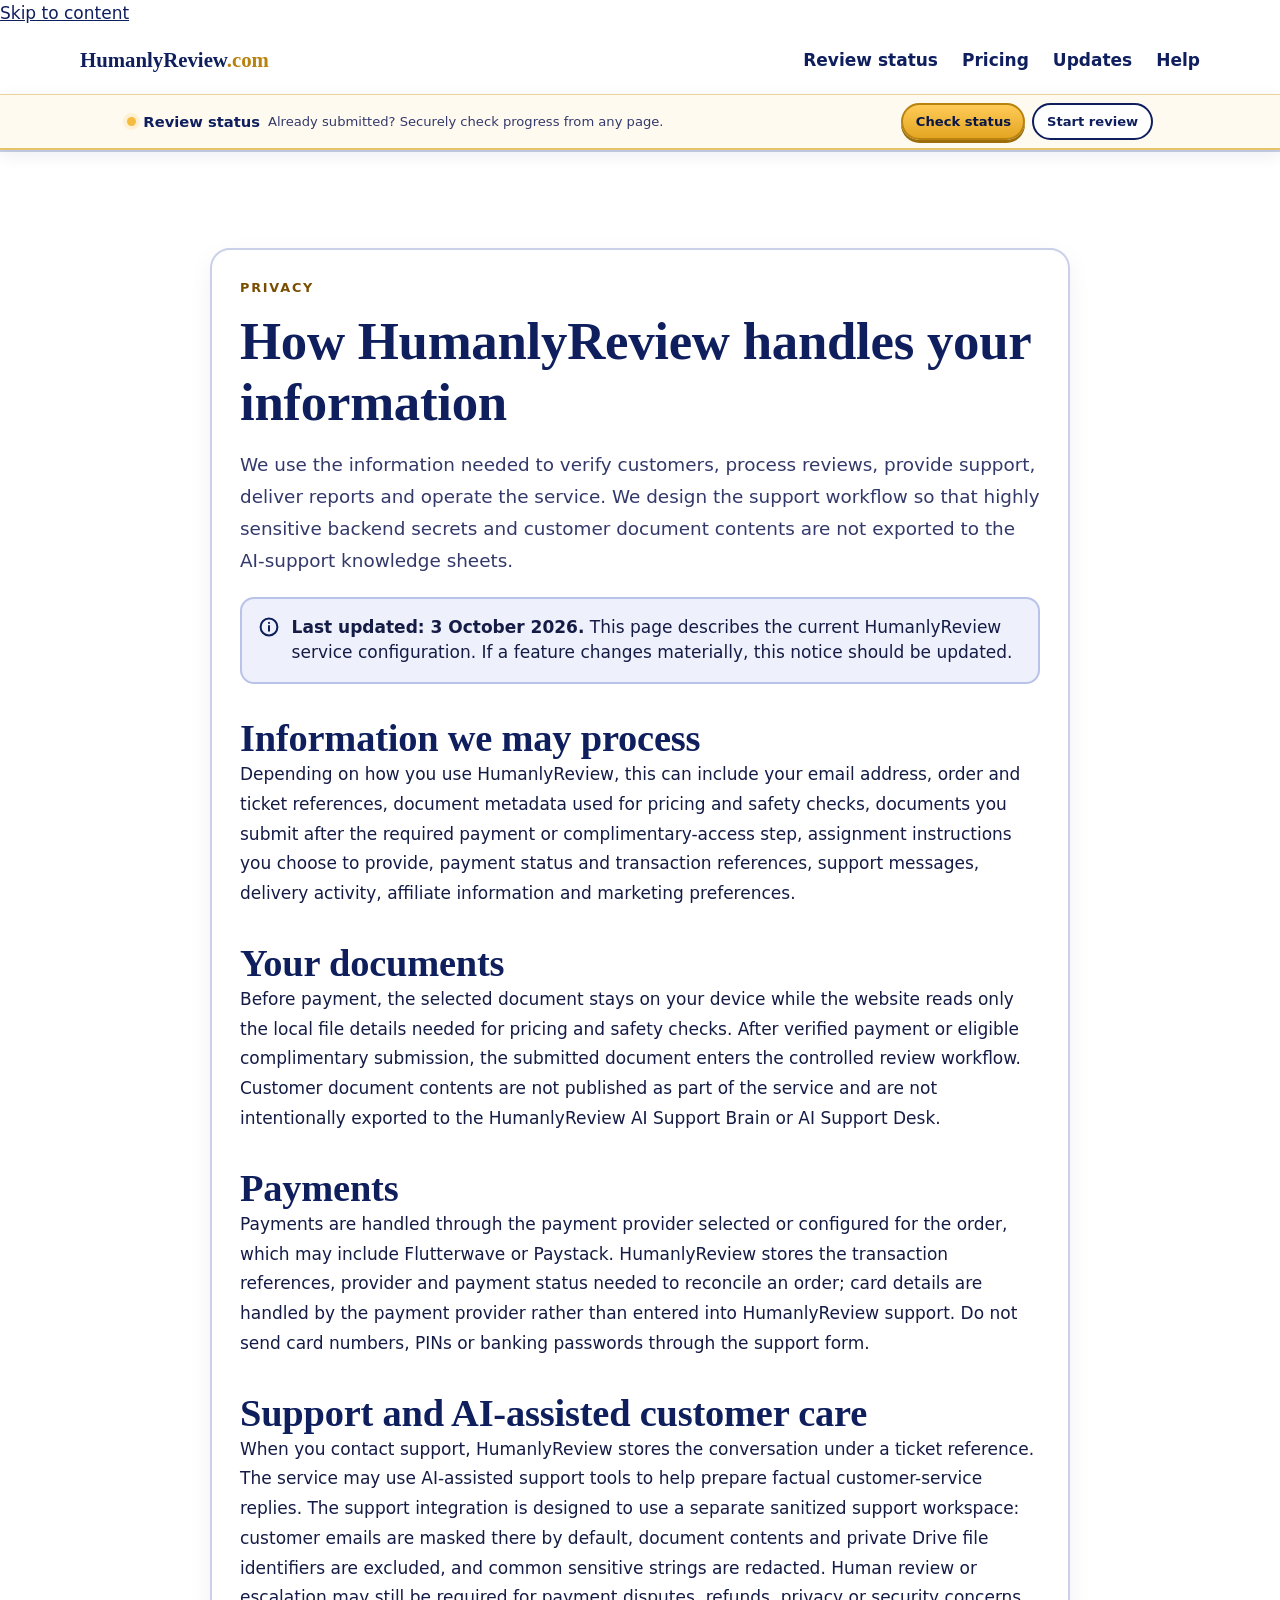
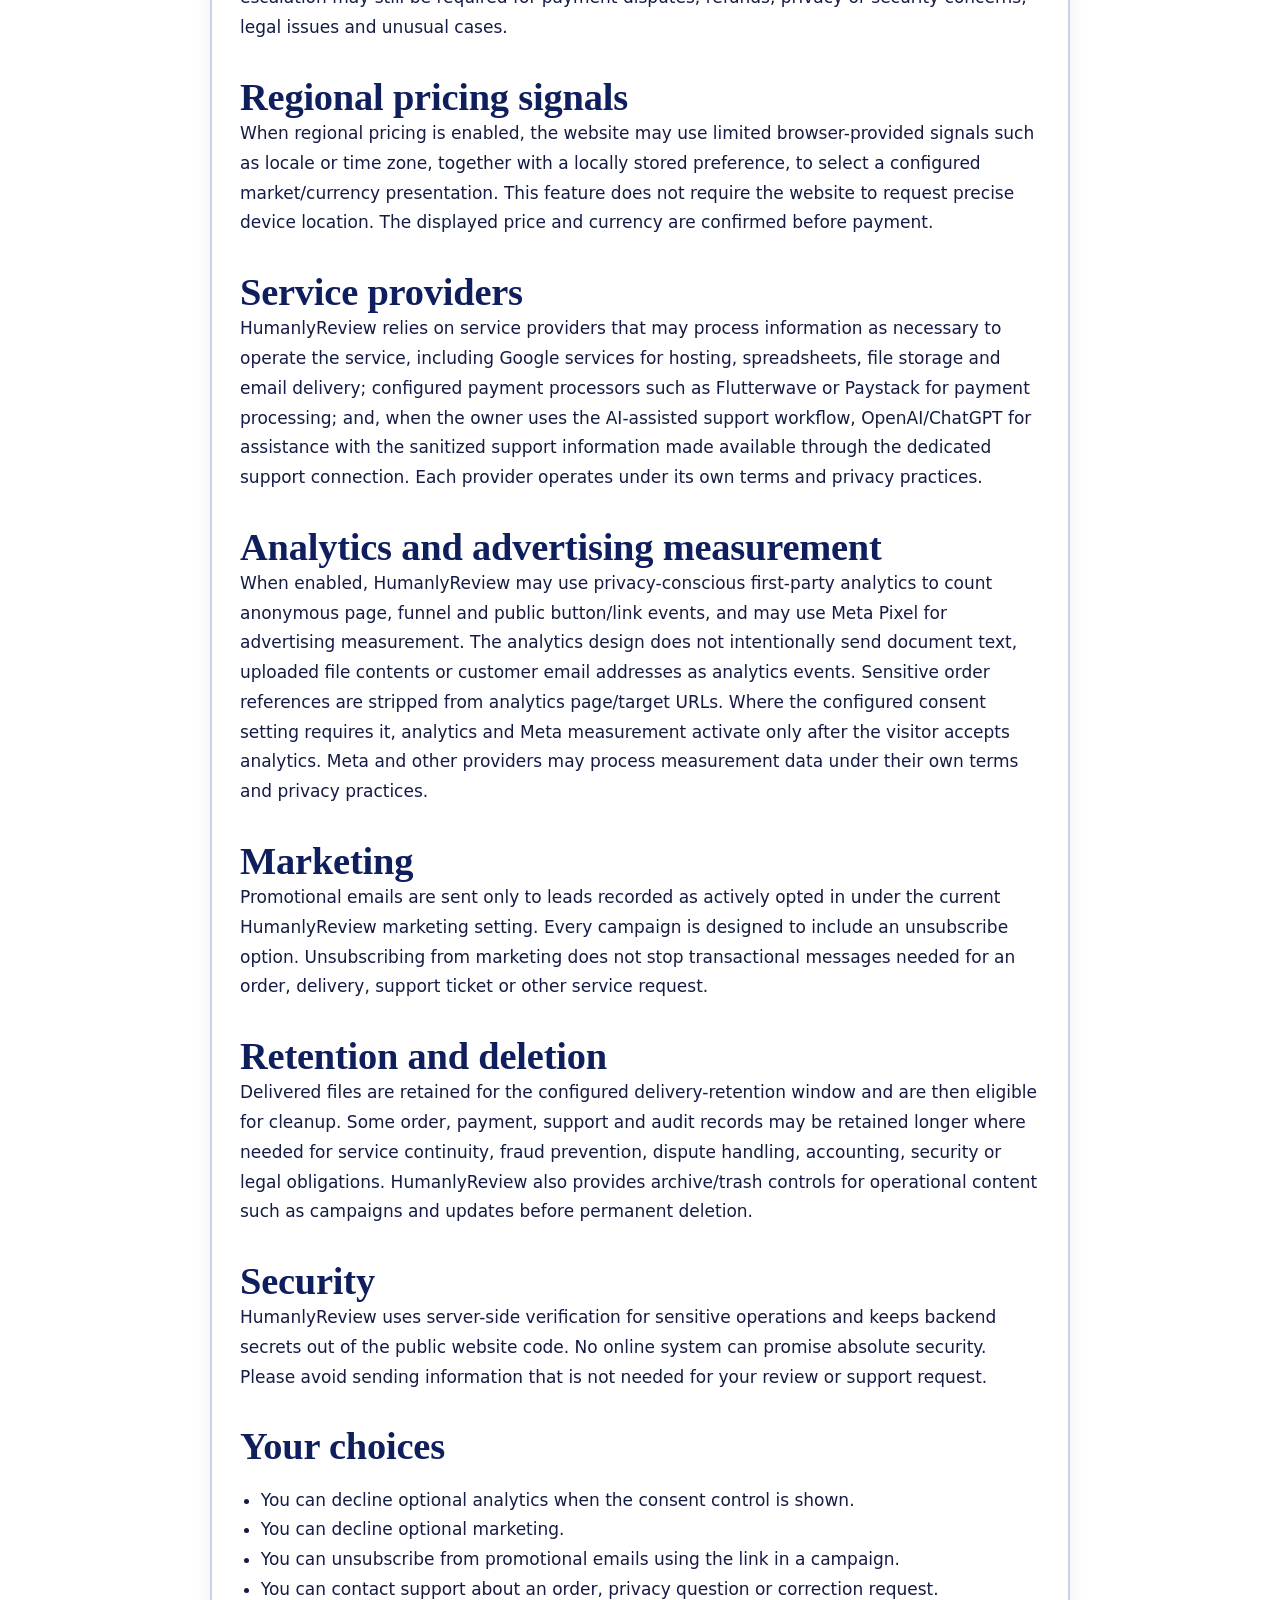
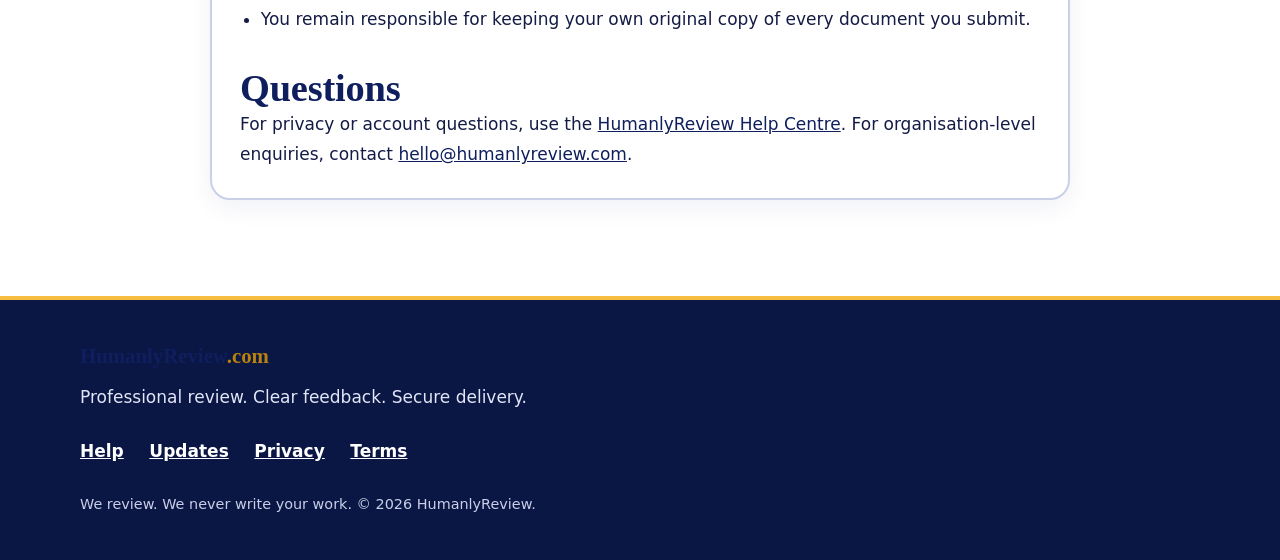
<file: privacy.html>
<!doctype html>
<html lang="en" data-size="0" data-contrast="0">
<head>
<meta charset="utf-8">
<meta name="viewport" content="width=device-width,initial-scale=1,viewport-fit=cover">
<title>Privacy | HumanlyReview</title>
<meta name="description" content="How HumanlyReview handles account details, submitted documents, support information, payments, delivery and marketing preferences.">
<meta name="robots" content="index,follow">
<link rel="canonical" href="https://humanlyreview.com/privacy.html">
<meta name="theme-color" content="#0A1745">
<link rel="icon" href="data:image/svg+xml,%3Csvg xmlns=%22http://www.w3.org/2000/svg%22 viewBox=%220 0 300 300%22%3E%3Crect width=%22300%22 height=%22300%22 rx=%2258%22 fill=%22%230F1F5E%22/%3E%3Ccircle cx=%22139%22 cy=%22141%22 r=%2276%22 fill=%22none%22 stroke=%22%23fff%22 stroke-width=%2224%22/%3E%3Cpath d=%22M193 195L243 243%22 stroke=%22%23fff%22 stroke-width=%2224%22 stroke-linecap=%22round%22/%3E%3Cpath d=%22M105 138L132 167L176 116%22 stroke=%22%23F6BC3F%22 stroke-width=%2222%22 stroke-linecap=%22round%22 stroke-linejoin=%22round%22 fill=%22none%22/%3E%3C/svg%3E" type="image/svg+xml">
<link rel="stylesheet" href="styles.css?v=20261003.4">
<style>.policy{max-width:860px;margin:0 auto}.policy h1{font-size:clamp(2rem,5vw,3.3rem)}.policy h2{margin-top:2rem}.policy p,.policy li{line-height:1.75}.policy .notice{margin:1.2rem 0}.policy ul{padding-left:1.3rem}</style>
<script type="application/ld+json">{"@context":"https://schema.org","@type":"WebPage","name":"HumanlyReview Privacy","url":"https://humanlyreview.com/privacy.html","isPartOf":{"@type":"WebSite","name":"HumanlyReview","url":"https://humanlyreview.com/"}}</script>
</head>
<body>
<a class="skip-link" href="#main">Skip to content</a>
<header class="topbar"><div class="container nav"><a class="brand" href="index.html" aria-label="HumanlyReview home"><span class="wmk">HumanlyReview<span>.com</span></span></a><nav class="navlinks" aria-label="Main"><a href="index.html#pricing">Pricing</a><a href="updates.html">Updates</a><a href="help.html">Help</a></nav></div></header>
<main id="main" class="section"><div class="container"><article class="policy card pad">
<span class="eyebrow">Privacy</span><h1>How HumanlyReview handles your information</h1><p class="lead">We use the information needed to verify customers, process reviews, provide support, deliver reports and operate the service. We design the support workflow so that highly sensitive backend secrets and customer document contents are not exported to the AI-support knowledge sheets.</p>
<div class="notice info"><strong>Last updated: 3 October 2026.</strong> This page describes the current HumanlyReview service configuration. If a feature changes materially, this notice should be updated.</div>
<h2>Information we may process</h2><p>Depending on how you use HumanlyReview, this can include your email address, order and ticket references, document metadata used for pricing and safety checks, documents you submit after the required payment or complimentary-access step, assignment instructions you choose to provide, payment status and transaction references, support messages, delivery activity, affiliate information and marketing preferences.</p>
<h2>Your documents</h2><p>Before payment, the selected document stays on your device while the website reads only the local file details needed for pricing and safety checks. After verified payment or eligible complimentary submission, the submitted document enters the controlled review workflow. Customer document contents are not published as part of the service and are not intentionally exported to the HumanlyReview AI Support Brain or AI Support Desk.</p>
<h2>Payments</h2><p>Payments are handled through the payment provider selected or configured for the order, which may include Flutterwave or Paystack. HumanlyReview stores the transaction references, provider and payment status needed to reconcile an order; card details are handled by the payment provider rather than entered into HumanlyReview support. Do not send card numbers, PINs or banking passwords through the support form.</p>
<h2>Support and AI-assisted customer care</h2><p>When you contact support, HumanlyReview stores the conversation under a ticket reference. The service may use AI-assisted support tools to help prepare factual customer-service replies. The support integration is designed to use a separate sanitized support workspace: customer emails are masked there by default, document contents and private Drive file identifiers are excluded, and common sensitive strings are redacted. Human review or escalation may still be required for payment disputes, refunds, privacy or security concerns, legal issues and unusual cases.</p>
<h2>Regional pricing signals</h2><p>When regional pricing is enabled, the website may use limited browser-provided signals such as locale or time zone, together with a locally stored preference, to select a configured market/currency presentation. This feature does not require the website to request precise device location. The displayed price and currency are confirmed before payment.</p>
<h2>Service providers</h2><p>HumanlyReview relies on service providers that may process information as necessary to operate the service, including Google services for hosting, spreadsheets, file storage and email delivery; configured payment processors such as Flutterwave or Paystack for payment processing; and, when the owner uses the AI-assisted support workflow, OpenAI/ChatGPT for assistance with the sanitized support information made available through the dedicated support connection. Each provider operates under its own terms and privacy practices.</p>
<h2>Analytics and advertising measurement</h2><p>When enabled, HumanlyReview may use privacy-conscious first-party analytics to count anonymous page, funnel and public button/link events, and may use Meta Pixel for advertising measurement. The analytics design does not intentionally send document text, uploaded file contents or customer email addresses as analytics events. Sensitive order references are stripped from analytics page/target URLs. Where the configured consent setting requires it, analytics and Meta measurement activate only after the visitor accepts analytics. Meta and other providers may process measurement data under their own terms and privacy practices.</p><h2>Marketing</h2><p>Promotional emails are sent only to leads recorded as actively opted in under the current HumanlyReview marketing setting. Every campaign is designed to include an unsubscribe option. Unsubscribing from marketing does not stop transactional messages needed for an order, delivery, support ticket or other service request.</p>
<h2>Retention and deletion</h2><p>Delivered files are retained for the configured delivery-retention window and are then eligible for cleanup. Some order, payment, support and audit records may be retained longer where needed for service continuity, fraud prevention, dispute handling, accounting, security or legal obligations. HumanlyReview also provides archive/trash controls for operational content such as campaigns and updates before permanent deletion.</p>
<h2>Security</h2><p>HumanlyReview uses server-side verification for sensitive operations and keeps backend secrets out of the public website code. No online system can promise absolute security. Please avoid sending information that is not needed for your review or support request.</p>
<h2>Your choices</h2><ul><li>You can decline optional analytics when the consent control is shown.</li><li>You can decline optional marketing.</li><li>You can unsubscribe from promotional emails using the link in a campaign.</li><li>You can contact support about an order, privacy question or correction request.</li><li>You remain responsible for keeping your own original copy of every document you submit.</li></ul>
<h2>Questions</h2><p>For privacy or account questions, use the <a href="help.html">HumanlyReview Help Centre</a>. For organisation-level enquiries, contact <a href="mailto:hello@humanlyreview.com">hello@humanlyreview.com</a>.</p>
</article></div></main>
<footer class="footer"><div class="container"><b class="wmk">HumanlyReview<span>.com</span></b><p class="tag2">Professional review. Clear feedback. Secure delivery.</p><nav class="flinks" aria-label="Footer"><a href="help.html">Help</a><a href="updates.html">Updates</a><a href="privacy.html">Privacy</a><a href="terms.html">Terms</a></nav><p class="small">We review. We never write your work. &copy; 2026 HumanlyReview.</p></div></footer>
<script src="common.js?v=20261003.4"></script></body></html>
</file>
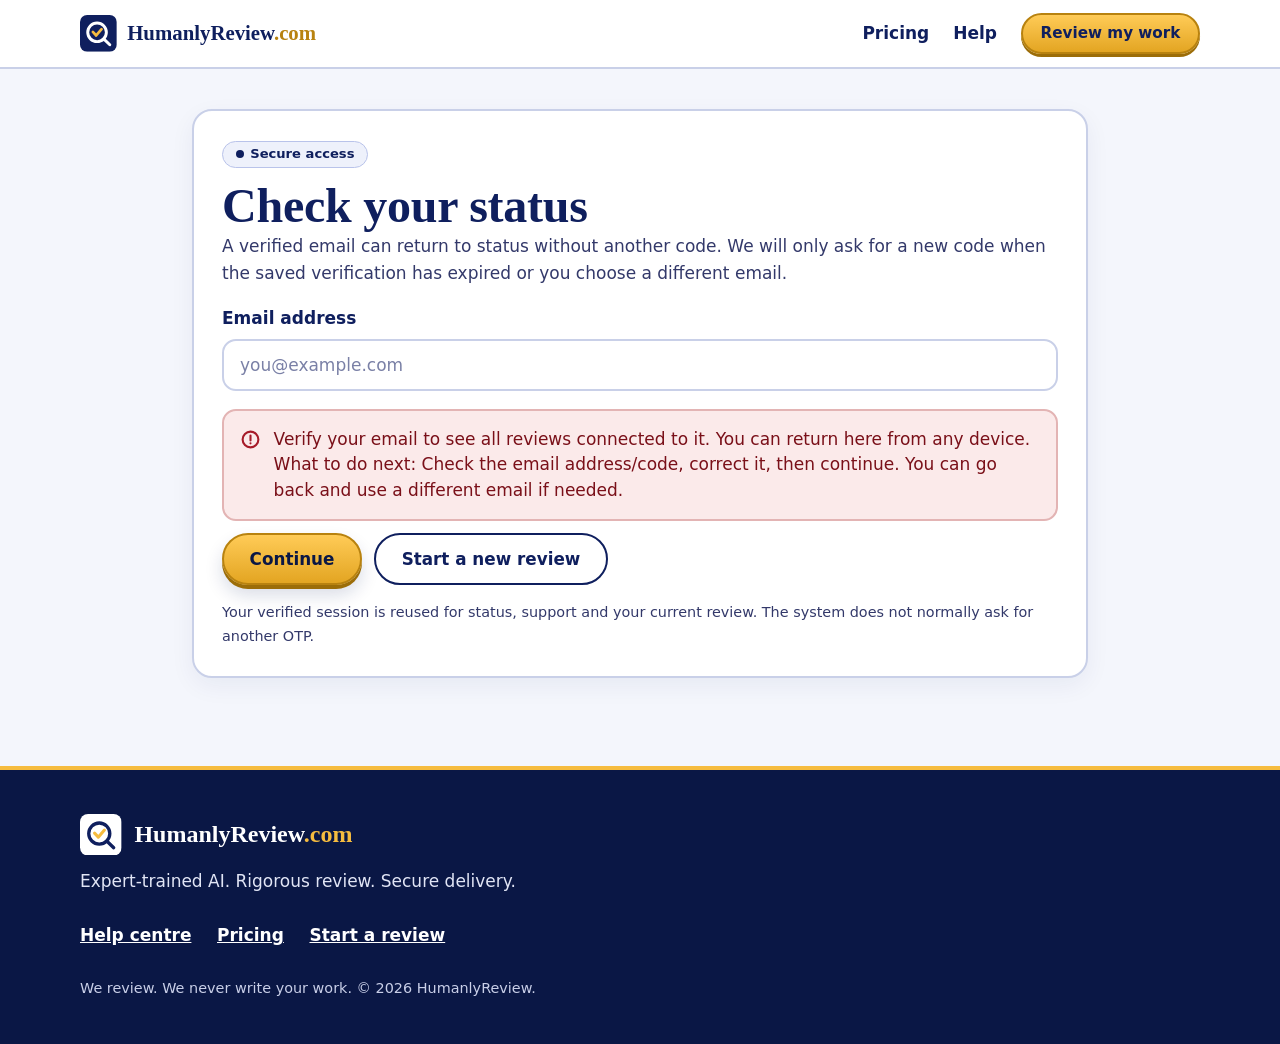
<file: status.html>
<!doctype html><html lang="en"><head><meta charset="utf-8"><meta name="robots" content="noindex,nofollow"><meta name="viewport" content="width=device-width,initial-scale=1,viewport-fit=cover"><title>Review status | HumanlyReview</title><meta name="theme-color" content="#0A1745"><link rel="icon" href="data:image/svg+xml,%3Csvg xmlns=%22http://www.w3.org/2000/svg%22 viewBox=%220 0 300 300%22%3E%3Crect width=%22300%22 height=%22300%22 rx=%2258%22 fill=%22%230F1F5E%22/%3E%3Ccircle cx=%22139%22 cy=%22141%22 r=%2276%22 fill=%22none%22 stroke=%22%23fff%22 stroke-width=%2224%22/%3E%3Cpath d=%22M193 195L243 243%22 stroke=%22%23fff%22 stroke-width=%2224%22 stroke-linecap=%22round%22/%3E%3Cpath d=%22M105 138L132 167L176 116%22 stroke=%22%23F6BC3F%22 stroke-width=%2222%22 stroke-linecap=%22round%22 stroke-linejoin=%22round%22 fill=%22none%22/%3E%3C/svg%3E" type="image/svg+xml"><script>try{var a=JSON.parse(localStorage.getItem('hr_display')||'{}'),r=document.documentElement;r.setAttribute('data-size',a.size||'0');r.setAttribute('data-contrast',a.contrast||(!localStorage.getItem('hr_display')&&window.matchMedia&&matchMedia('(prefers-contrast: more)').matches?'1':'0'))}catch(e){}</script><link rel="stylesheet" href="styles.css?v=20261003.4"></head><body>
<svg width="0" height="0" style="position:absolute" aria-hidden="true" focusable="false"><defs>
<symbol id="hr-mark" viewBox="0 0 300 300"><rect width="300" height="300" rx="58" fill="#0F1F5E"/><circle cx="139" cy="141" r="76" fill="none" stroke="#fff" stroke-width="24"/><path d="M193 195L243 243" stroke="#fff" stroke-width="24" stroke-linecap="round"/><path d="M105 138L132 167L176 116" stroke="#F6BC3F" stroke-width="22" stroke-linecap="round" stroke-linejoin="round" fill="none"/></symbol>
<symbol id="hr-mark-w" viewBox="0 0 300 300"><rect width="300" height="300" rx="58" fill="#fff"/><circle cx="139" cy="141" r="76" fill="none" stroke="#0F1F5E" stroke-width="24"/><path d="M193 195L243 243" stroke="#0F1F5E" stroke-width="24" stroke-linecap="round"/><path d="M105 138L132 167L176 116" stroke="#F6BC3F" stroke-width="22" stroke-linecap="round" stroke-linejoin="round" fill="none"/></symbol>
<symbol id="clock" viewBox="0 0 24 24"><circle cx="12" cy="12" r="9"/><path d="M12 7v5l3 2"/></symbol>
<symbol id="ai" viewBox="0 0 24 24"><rect x="4" y="7" width="16" height="12" rx="3"/><path d="M12 3v4M9 13h.01M15 13h.01M9 16.5h6"/></symbol>
<symbol id="eye" viewBox="0 0 24 24"><path d="M2 12s4-7 10-7 10 7 10 7-4 7-10 7S2 12 2 12z"/><circle cx="12" cy="12" r="3"/></symbol>
<symbol id="search" viewBox="0 0 24 24"><circle cx="11" cy="11" r="7"/><path d="M20 20l-4-4M8 11l2 2 4-4"/></symbol>
<symbol id="target" viewBox="0 0 24 24"><circle cx="12" cy="12" r="9"/><circle cx="12" cy="12" r="4"/><path d="M12 3v3M12 18v3M3 12h3M18 12h3"/></symbol>
<symbol id="ck" viewBox="0 0 24 24"><path d="M5 12.5l4.5 4.5L19 7"/></symbol>
<symbol id="arr" viewBox="0 0 24 24"><path d="M5 12h14M13 6l6 6-6 6"/></symbol>
<symbol id="brain" viewBox="0 0 24 24"><path d="M9 4a3 3 0 0 0-3 3 3 3 0 0 0-2 5 3 3 0 0 0 2 5 3 3 0 0 0 6 1V5a3 3 0 0 0-3-1zM15 4a3 3 0 0 1 3 3 3 3 0 0 1 2 5 3 3 0 0 1-2 5 3 3 0 0 1-6 1"/></symbol>
<symbol id="globe" viewBox="0 0 24 24"><circle cx="12" cy="12" r="9"/><path d="M3 12h18M12 3c3 3 3 15 0 18M12 3c-3 3-3 15 0 18"/></symbol>
<symbol id="tag" viewBox="0 0 24 24"><path d="M3 12V4h8l10 10-8 8L3 12z"/><circle cx="7.5" cy="8.5" r="1.3"/></symbol>
<symbol id="lock" viewBox="0 0 24 24"><rect x="5" y="11" width="14" height="9" rx="2"/><path d="M8 11V8a4 4 0 0 1 8 0v3"/></symbol>
<symbol id="health" viewBox="0 0 24 24"><circle cx="12" cy="12" r="9"/><path d="M12 8v8M8 12h8"/></symbol>
<symbol id="flask" viewBox="0 0 24 24"><path d="M9 3h6M10 3v6l-5 9a2 2 0 0 0 1.8 3h10.4A2 2 0 0 0 19 18l-5-9V3"/><path d="M7.5 15h9"/></symbol>
<symbol id="gear" viewBox="0 0 24 24"><circle cx="12" cy="12" r="3"/><path d="M12 3v3M12 18v3M3 12h3M18 12h3M5.6 5.6l2.1 2.1M16.3 16.3l2.1 2.1M18.4 5.6l-2.1 2.1M7.7 16.3l-2.1 2.1"/></symbol>
<symbol id="screen" viewBox="0 0 24 24"><rect x="3" y="4" width="18" height="12" rx="2"/><path d="M8 20h8M12 16v4"/></symbol>
<symbol id="law" viewBox="0 0 24 24"><path d="M12 4v16M6 20h12M5 8h14"/><path d="M5 8l-3 6a3 3 0 0 0 6 0L5 8zM19 8l-3 6a3 3 0 0 0 6 0l-3-6z"/></symbol>
<symbol id="chart" viewBox="0 0 24 24"><path d="M4 20V10M10 20V4M16 20v-8M22 20H2"/></symbol>
<symbol id="people" viewBox="0 0 24 24"><circle cx="9" cy="8" r="3"/><circle cx="17" cy="9" r="2.5"/><path d="M3 20c0-3.5 2.7-6 6-6s6 2.5 6 6M15 14.5c3 0 6 1.8 6 5.5"/></symbol>
<symbol id="cap" viewBox="0 0 24 24"><path d="M2 9l10-5 10 5-10 5L2 9z"/><path d="M6 11.5V16c0 1.5 3 3 6 3s6-1.5 6-3v-4.5"/></symbol>
<symbol id="book" viewBox="0 0 24 24"><path d="M5 4h10a3 3 0 0 1 3 3v13H8a3 3 0 0 1-3-3V4zM9 9h5M9 13h5"/></symbol>
<symbol id="wa" viewBox="0 0 24 24"><path d="M12 3a9 9 0 0 0-7.8 13.5L3 21l4.6-1.2A9 9 0 1 0 12 3z"/><path d="M8.6 8.3c.3-.6.7-.6 1-.6l.6.9c.1.3 0 .5-.3.9l-.4.5c.6 1.3 1.7 2.3 3 3l.5-.5c.4-.4.6-.4.9-.3l1 .5c.2.2.3.5.1.9-.5 1.1-1.6 1.3-2.5 1-2.6-.9-4.5-2.9-5.2-5.1-.1-.6 0-1.1.3-1.6z"/></symbol>
<symbol id="upload" viewBox="0 0 24 24"><path d="M12 16V5M7.5 9.5L12 5l4.5 4.5M5 19h14"/></symbol>
<symbol id="dl" viewBox="0 0 24 24"><path d="M12 4v11M7.5 10.5L12 15l4.5-4.5M5 19h14"/></symbol>
<symbol id="menu" viewBox="0 0 24 24"><path d="M4 7h16M4 12h16M4 17h16"/></symbol>
<symbol id="mail" viewBox="0 0 24 24"><rect x="3" y="5" width="18" height="14" rx="2"/><path d="M3 7l9 6 9-6"/></symbol>
</defs></svg>
<a class="skip" href="#main">Skip to content</a>
<header class="topbar"><div class="container nav"><a class="brand" href="index.html" aria-label="HumanlyReview home"><svg class="brand-mark" aria-hidden="true"><use href="#hr-mark"/></svg><span class="wmk">HumanlyReview<span>.com</span></span></a><nav class="navlinks" aria-label="Main"><a class="hide-sm" href="index.html#pricing">Pricing</a><a href="help.html">Help</a><a class="btn sm hide-sm" href="index.html?new=1">Review my work</a></nav></div></header>

<main id="main"><section class="page-section"><div class="container">
<div id="loading-view" class="card pad status-card center"><span class="badge info">Secure status check</span><h1 style="margin-top:12px">Your status</h1><p class="muted">Checking your saved verification and review status…</p></div>
<div id="verify-view" class="card pad status-card hidden"><span class="badge info">Secure access</span><h1 style="margin-top:10px">Check your status</h1><p class="muted">A verified email can return to status without another code. We will only ask for a new code when the saved verification has expired or you choose a different email.</p>
<div id="saved-identity" class="status-identity hidden"><div class="status-identity-title">Verified email</div><div class="status-identity-subtitle">This email is locked so it cannot be changed accidentally.</div></div>
<div class="field"><label for="email">Email address</label><input id="email" class="input" type="email" autocomplete="email" placeholder="you@example.com"></div>
<div id="verified-note" class="notice success verified-note hidden"></div><div id="email-error" class="notice danger hidden"></div>
<div class="status-actions" style="margin-top:12px"><button id="send-code" class="btn" type="button">View status</button><button id="use-different-email" class="btn secondary hidden" type="button">Use a different email</button><a href="index.html?new=1" class="btn secondary">Start a new review</a></div>
<div id="otp-area" class="hidden" style="margin-top:18px"><div class="notice">We sent a 6-digit code to <strong id="masked-email">—</strong>.</div><div class="field"><label for="otp">6-digit code</label><input id="otp" class="input otp-input" inputmode="numeric" maxlength="6" autocomplete="one-time-code" placeholder="123456"></div><div id="otp-error" class="notice danger hidden"></div><div class="status-actions"><button id="verify-code" class="btn" type="button">Verify email</button><button id="resend-code" class="btn secondary" type="button">Resend code</button></div></div>
<p class="secure-note">Your verified session is reused for status, support and your current review. The system does not normally ask for another OTP.</p></div>
<div id="review-index-view" class="hidden"><div class="card pad status-card"><div class="status-hero"><div><div class="status-ref">Review status</div><h1 style="margin:4px 0 0">Your reviews</h1><div class="small muted" id="review-index-email" style="margin-top:4px"></div></div><span class="status-pill pill-blue" id="review-index-count">—</span></div><div class="notice info" style="margin-top:16px"><strong>You can always come back here.</strong><br>This page shows reviews connected to your verified email, even after you leave this browser.</div><div id="review-index-list" style="margin-top:14px"></div><div class="status-actions" style="margin-top:16px"><button id="review-index-refresh" class="btn secondary" type="button">Refresh my reviews</button><a class="btn" href="index.html?new=1">Start a new review</a><a class="btn secondary" href="help.html">Contact support</a></div></div></div>
<div id="status-view" class="hidden"><div class="card pad status-card"><div class="status-hero"><div><div id="entity-type" class="status-ref">Review status</div><h1 id="status-title" style="margin:4px 0 0">…</h1><div class="small muted" id="status-date" style="margin-top:4px"></div></div><span id="status-pill" class="status-pill pill-blue">—</span></div><div id="status-message" class="box" style="margin-top:16px"></div><div id="details-grid" class="grid-2" style="margin-top:14px"><div class="box"><strong>Your review</strong><div id="review-details" style="margin-top:8px"></div></div><div class="box"><strong>Files</strong><div id="files-details" style="margin-top:8px"></div></div></div><div id="price-box" class="box" style="margin-top:14px"><strong>Price & delivery</strong><div id="price-details" style="margin-top:8px"></div></div><div class="box" style="margin-top:14px"><strong>Progress</strong><div id="timeline" class="timeline" style="margin-top:10px"></div></div><div class="box" style="margin-top:14px"><strong>What should you do now?</strong><div id="next-action" style="margin-top:8px"></div><div class="status-actions" style="margin-top:12px"><button id="primary-action" class="btn" type="button">Refresh status</button><button id="secondary-action" class="btn secondary" type="button">Contact support</button></div><div id="action-error" class="notice danger hidden" style="margin-top:12px"></div></div></div></div>
</div></section></main>
<footer class="footer"><div class="container"><div class="fbrand"><svg class="brand-mark" aria-hidden="true"><use href="#hr-mark-w"/></svg><b class="wmk">HumanlyReview<span>.com</span></b></div><p class="tag2">Expert-trained AI. Rigorous review. Secure delivery.</p><nav class="flinks" aria-label="Footer"><a href="help.html">Help centre</a><a href="index.html#pricing">Pricing</a><a href="index.html?new=1">Start a review</a></nav><p class="small">We review. We never write your work. &copy; <span id="yr">2026</span> HumanlyReview.</p></div></footer>
<script>(function(){var y=document.getElementById("yr");if(y)y.textContent=new Date().getFullYear()})()</script>

<script src="common.js?v=20261003.4"></script><script>
(function(){'use strict';const q=hrGetQuery(),ticket=q.get('ticket')||'',order=q.get('order')||'',ref=ticket||order,mode=ticket?'custom':order?'order':'', $=id=>document.getElementById(id);let session=hrState.sessionToken||'',pendingSessionToken='';
function pillFor(status){const green=['PAID','REPORT_READY','COMPLETED','delivered','downloaded','acknowledged','deleted'];const amber=['REQUEST_RECEIVED','UPLOADS_PENDING','QUOTE_READY','AWAITING_PAYMENT','submitted','in_review','awaiting_payment'];const gray=['EXPIRED','CANCELLED','abandoned_expired'];return green.includes(status)?'pill-green':amber.includes(status)?'pill-amber':gray.includes(status)?'pill-gray':'pill-blue';}
function customStatusLabel(s){return({REQUEST_RECEIVED:'Request received',UPLOADS_PENDING:'Files being attached',QUOTE_READY:'Quote ready',AWAITING_PAYMENT:'Awaiting payment',PAID:'Payment confirmed',IN_REVIEW:'In review',REPORT_READY:'Report ready',COMPLETED:'Completed',EXPIRED:'Expired',CANCELLED:'Cancelled'})[s]||s||'Unknown';}
function orderStatusLabel(s){return({awaiting_payment:'Awaiting payment',submitted:'Submitted',in_review:'In review',delivered:'Report ready',downloaded:'Downloaded',acknowledged:'Acknowledged',deleted:'Completed',abandoned_expired:'Expired'})[s]||s||'Unknown';}
function customMessage(x){return({REQUEST_RECEIVED:'Your request is safely saved. No action is needed right now while we prepare your quote.',UPLOADS_PENDING:'Your request is saved. Attach any file marked as missing below.',QUOTE_READY:'Your final quote is ready. Review it and continue using the same request.',AWAITING_PAYMENT:'Your quote has been accepted and this request is ready for secure payment.',PAID:'Payment confirmed. Your papers are now in the review queue.',IN_REVIEW:'Your papers are currently being reviewed.',REPORT_READY:'Your reviewed report is ready for secure download.',COMPLETED:'This custom review is complete.',EXPIRED:'This request is no longer active. No payment is due for the expired request.',CANCELLED:'This request has been closed. No payment is due.'})[x.status]||'Your custom request is being processed.';}
function orderMessage(x){return({awaiting_payment:'Your order is saved and waiting for secure payment.',submitted:'Payment is confirmed and your papers are in the review queue.',in_review:'Your papers are currently being reviewed.',delivered:'Your reviewed report is ready for secure download.',downloaded:'Your report has been downloaded.',acknowledged:'Your report has been received and acknowledged.',deleted:'This order is complete and stored customer files have been removed.',abandoned_expired:'This order is no longer active.'})[x.status]||'Your order is being processed.';}
function customTimeline(s){const states=['REQUEST_RECEIVED','UPLOADS_PENDING','QUOTE_READY','AWAITING_PAYMENT','IN_REVIEW','REPORT_READY'];const map={REQUEST_RECEIVED:0,UPLOADS_PENDING:1,QUOTE_READY:2,AWAITING_PAYMENT:3,PAID:4,IN_REVIEW:4,REPORT_READY:5,COMPLETED:6,EXPIRED:6,CANCELLED:6};const idx=map[s]??0;const html=states.map((st,i)=>`<div class="timeline-item ${s==='COMPLETED'||i<idx?'done':i===idx?'current':''}"><strong>${i+1}. ${customStatusLabel(st)}</strong></div>`).join('');return html+(s==='EXPIRED'||s==='CANCELLED'?`<div class="timeline-item current"><strong>${s==='EXPIRED'?'Request expired':'Request cancelled'}</strong></div>`:'');}
function orderTimeline(s){const states=['awaiting_payment','submitted','in_review','delivered','downloaded','acknowledged','deleted'];let idx=states.indexOf(s);if(idx<0)idx=0;return states.map((st,i)=>`<div class="timeline-item ${i<idx?'done':i===idx?'current':''}"><strong>${orderStatusLabel(st)}</strong></div>`).join('');}
function fileLines(arr){return(arr||[]).map(f=>`<div class="file-line"><span>${hrEscape(f.name)}</span><strong>${hrFormatBytes(f.size)}${f.pageCount?' · '+Number(f.pageCount)+' '+(Number(f.pageCount)===1?'page':'pages'):''}${f.uploaded?' ✓':''}</strong></div>`).join('')||'<div class="mini">No files listed.</div>';}
function showStatus(){$('loading-view').classList.add('hidden');$('verify-view').classList.add('hidden');$('review-index-view').classList.add('hidden');$('status-view').classList.remove('hidden');}
function showVerify(message=''){$('loading-view').classList.add('hidden');$('status-view').classList.add('hidden');$('review-index-view').classList.add('hidden');$('verify-view').classList.remove('hidden');const v=hrGetStoredVerifiedIdentity();if(v?.email){$('email').value=v.email;$('email').disabled=true;$('email').readOnly=true;$('email').classList.add('identity-email-locked');$('saved-identity').classList.remove('hidden');$('verified-note').innerHTML=`✓ ${hrEscape(hrMaskEmail(v.email))} is already verified. No new code is needed unless this secure session expires.`;$('verified-note').classList.remove('hidden');$('use-different-email').classList.remove('hidden');$('send-code').textContent='View status';}else{$('email').disabled=false;$('email').readOnly=false;$('email').classList.remove('identity-email-locked');$('saved-identity').classList.add('hidden');$('verified-note').classList.add('hidden');$('use-different-email').classList.add('hidden');$('send-code').textContent='Continue';}if(message)hrSetError($('email-error'),message);}
function reviewIndexTone(status){const s=String(status||'');if(['delivered','downloaded','REPORT_READY'].includes(s))return 'success';if(['deleted','acknowledged','COMPLETED'].includes(s))return 'success';if(['abandoned_expired','EXPIRED','CANCELLED'].includes(s))return '';return 'info';}
function showReviewIndex(){$('loading-view').classList.add('hidden');$('verify-view').classList.add('hidden');$('status-view').classList.add('hidden');$('review-index-view').classList.remove('hidden');}
async function loadMyReviews(){if(!session)throw new Error('Your secure session is missing.');const r=await hrApi('getMyReviewIndex',{sessionToken:session},{noRetry:true});const d=r.data||{},items=d.items||[];showReviewIndex();$('review-index-email').textContent=d.emailMasked?`Verified email: ${d.emailMasked}`:'Your verified reviews';$('review-index-count').textContent=`${Number(d.activeCount||0)} active`;const host=$('review-index-list');if(!items.length){host.innerHTML='<div class="empty"><strong>No reviews found for this email yet.</strong><div class="small muted" style="margin-top:6px">If you used another email, choose “Use a different email”. Otherwise you can start a new review.</div><div class="status-actions" style="margin-top:12px"><button class="btn secondary" id="index-different-email" type="button">Use a different email</button></div></div>';const b=$('index-different-email');if(b)b.onclick=()=>$('use-different-email').click();return;}host.innerHTML=items.map(x=>`<div class="box" style="margin-top:10px"><div class="spaced"><div><strong>${hrEscape(x.kind==='custom'?'Custom review':(x.planName||'Review'))}</strong><div class="mini">${hrEscape(x.ref)} · Updated ${hrFormatDate(x.updatedAt||x.createdAt)}</div></div><span class="badge ${reviewIndexTone(x.status)}">${hrEscape(x.statusLabel||x.status)}</span></div><div class="small" style="margin-top:10px"><strong>Next:</strong> ${hrEscape(x.nextAction||'Open status for the latest update.')}</div><div class="status-actions" style="margin-top:10px"><a class="btn" href="${hrEscape(x.href)}">Open review status</a></div></div>`).join('');}
async function loadStatus(){if(!ref)throw new Error('A status reference is missing. Open the status page from your review or report email.');if(!session)throw new Error('Your secure session is missing.');const action=mode==='custom'?'getCustomRequestStatus':'getOrderStatus';const payload=mode==='custom'?{sessionToken:session,ticketRef:ticket}:{sessionToken:session,orderRef:order};const r=await hrApi(action,payload,{noRetry:true,timeoutMs:15000});renderStatus(r.data);}
function renderStatus(x){showStatus();const isCustom=mode==='custom';$('entity-type').textContent=isCustom?'Custom review request':'Review order';$('status-title').textContent=isCustom?(x.ticketRef||'Custom request'):(x.orderRef||'Order');$('status-date').textContent='Created '+hrFormatDate(x.createdAt);const label=isCustom?(x.statusLabel||customStatusLabel(x.status)):orderStatusLabel(x.status);const sp=$('status-pill');sp.textContent=label;sp.className='status-pill '+pillFor(x.status);$('status-message').innerHTML=`<strong>${hrEscape(isCustom?customMessage(x):orderMessage(x))}</strong>`;const wp=x.workTotalPages==null?'—':Number(x.workTotalPages),ip=x.instructionTotalPages==null?'—':Number(x.instructionTotalPages);if(isCustom){$('review-details').innerHTML=`<div class="statline"><span>Email</span><strong>${hrEscape(hrMaskEmail(x.email||hrState.email||''))}</strong></div><div class="statline"><span>Papers to review</span><strong>${Number(x.workFileCount||0)}</strong></div><div class="statline"><span>Total paper size</span><strong>${hrFormatBytes(x.workTotalBytes)}</strong></div><div class="statline"><span>Total pages</span><strong>${wp}</strong></div><div style="margin-top:10px"><strong>Assignment instructions</strong><div class="mini">${x.instructionFileCount||x.instructionText?'Provided':'Not provided'}${x.instructionFileCount?' · '+hrFormatBytes(x.instructionTotalBytes)+' · '+ip+' pages':''}</div></div>`;$('files-details').innerHTML='<strong>Papers to review</strong>'+fileLines(x.workFiles)+'<div style="margin-top:10px"><strong>Instructions</strong>'+fileLines(x.instructionFiles)+(x.instructionText?'<div class="mini" style="margin-top:8px">Pasted instructions supplied.</div>':'')+'</div>';$('price-details').innerHTML=x.finalPrice?`<div class="statline"><span>Final price</span><strong>${hrFormatMoney(x.finalPrice,x.finalCurrency)}</strong></div><div class="statline"><span>Estimated delivery</span><strong>${Number(x.finalDeliveryHours||0)} hours</strong></div><div class="statline"><span>Quote expires</span><strong>${hrFormatDate(x.quoteExpiresAt)}</strong></div>${x.quoteNote?`<div class="notice" style="margin-top:10px"><strong>Note:</strong> ${hrEscape(x.quoteNote)}</div>`:''}`:`<div class="statline"><span>Estimated price</span><strong>${Number(x.preliminaryPrice||0)>0?hrFormatMoney(x.preliminaryPrice,x.preliminaryCurrency):'Manual quote'}</strong></div><div class="statline"><span>Estimated review time</span><strong>${Number(x.preliminaryDeliveryHours||0)} hours</strong></div><div class="mini" style="margin-top:8px">The final price will be confirmed before payment.</div>`;$('timeline').innerHTML=customTimeline(x.status);configureCustomActions(x);}else{$('review-details').innerHTML=`<div class="statline"><span>Email</span><strong>${hrEscape(hrMaskEmail(x.email||hrState.email||''))}</strong></div><div class="statline"><span>Plan</span><strong>${hrEscape(x.planName||'—')}</strong></div><div class="statline"><span>Papers to review</span><strong>${Number(x.workFileCount||0)}</strong></div><div class="statline"><span>Total paper size</span><strong>${hrFormatBytes(x.workTotalBytes)}</strong></div><div class="statline"><span>Total pages</span><strong>${wp}</strong></div>${x.reportFormatLabel?`<div class="statline"><span>Finished report</span><strong>${hrEscape(x.reportFormatLabel)}</strong></div>`:''}`;$('files-details').innerHTML='<strong>Papers to review</strong>'+fileLines(x.workFiles)+'<div style="margin-top:10px"><strong>Instructions</strong>'+fileLines(x.instructionFiles)+'</div>';$('price-details').innerHTML=x.complimentary?`<div class="statline"><span>Plan price</span><strong>${hrFormatMoney(x.price,x.currency)}</strong></div><div class="statline"><span>Payment</span><strong>Complimentary access — no payment required</strong></div><div class="statline"><span>Estimated delivery</span><strong>${x.dueAt?hrFormatDate(x.dueAt):'Review scheduling'}</strong></div>${x.deliveryExpiresAt?`<div class="statline"><span>Delivery availability</span><strong>${hrFormatDate(x.deliveryExpiresAt)}</strong></div>`:''}`:`<div class="statline"><span>Price</span><strong>${hrFormatMoney(x.amountDue==null?x.price:x.amountDue,x.currency)}</strong></div><div class="statline"><span>Payment</span><strong>${hrEscape(x.paymentStatus||'Not yet paid')}</strong></div><div class="statline"><span>Estimated delivery</span><strong>${x.dueAt?hrFormatDate(x.dueAt):'After payment / review scheduling'}</strong></div>${x.deliveryExpiresAt?`<div class="statline"><span>Delivery availability</span><strong>${hrFormatDate(x.deliveryExpiresAt)}</strong></div>`:''}`;$('timeline').innerHTML=orderTimeline(x.status);configureOrderActions(x);}}
function setPrimary(text,fn){const b=$('primary-action');b.className='btn';b.disabled=false;b.textContent=text;b.onclick=async()=>{hrSetBusy(b,true,'Working…');try{await fn();}catch(e){if(String(e.message||e).toLowerCase().includes('session')){showVerify('Your saved verification has expired. Please verify this email once more.');}else{$('action-error').classList.remove('hidden');$('action-error').textContent=e.message;}}finally{hrSetBusy(b,false);}};}
let statusRefreshTimer=null;function scheduleStatusRefresh(x){if(statusRefreshTimer)clearTimeout(statusRefreshTimer);const active=x&&['awaiting_payment','submitted','in_review'].includes(String(x.status));if(!active)return;statusRefreshTimer=setTimeout(()=>{if(document.visibilityState==='visible')loadStatus().catch(()=>{});else scheduleStatusRefresh(x);},60000);}document.addEventListener('visibilitychange',()=>{if(document.visibilityState==='visible'&&ref&&session)loadStatus().catch(()=>{});});
function configureCustomActions(x){const next=$('next-action');if(x.status==='QUOTE_READY'){next.innerHTML='<strong>Your final quote is ready.</strong><div class="mini">No payment has been taken yet.</div>';setPrimary(x.requireAcceptance?'Review & accept quote':'Continue to payment',()=>location.href='index.html?custom='+encodeURIComponent(x.ticketRef));}else if(x.status==='AWAITING_PAYMENT'){next.innerHTML='<strong>Your request is ready for secure payment.</strong>';setPrimary('Continue to payment',()=>location.href='index.html?custom='+encodeURIComponent(x.ticketRef));}else if(x.status==='REPORT_READY'&&x.deliveryLink){next.innerHTML='<strong>Your report is ready.</strong>';setPrimary('View / download report',()=>location.href=x.deliveryLink);}else if(x.status==='EXPIRED'||x.status==='CANCELLED'){next.innerHTML='<strong>This request is closed.</strong><div class="mini">No payment is due. You can start another review.</div>';setPrimary('Start new review',()=>location.href='index.html?new=1');}else{next.innerHTML='<strong>No action is needed right now.</strong><div class="mini">Refresh later to see the latest status.</div>';setPrimary('Refresh status',loadStatus);}$('secondary-action').textContent='Contact support';$('secondary-action').onclick=()=>location.href='help.html'+(x.ticketRef?'?ticket='+encodeURIComponent(x.ticketRef):'');}
function configureOrderActions(x){const next=$('next-action');if(x.status==='awaiting_payment'){next.innerHTML='<strong>Payment is the next step.</strong><div class="mini">Your review is saved. Continue securely whenever you are ready; you will not be charged twice for the same order.</div>';setPrimary('Continue to secure payment',()=>location.href='index.html?order='+encodeURIComponent(x.orderRef));}else if(x.status==='submitted'){next.innerHTML='<strong>Your files are safely received.</strong><div class="mini">Your review is in the queue. No action is needed from you now. We will email you when the report is ready.</div>';setPrimary('Refresh status',loadStatus);}else if(x.status==='in_review'){next.innerHTML='<strong>Your review is underway.</strong><div class="mini">No action is needed. You can leave this page and return anytime; we will also email you when the report is ready.</div>';setPrimary('Refresh status',loadStatus);}else if((x.status==='delivered'||x.status==='downloaded')&&x.deliveryLink){next.innerHTML='<strong>Your reviewed report is ready.</strong><div class="mini">Open the secure delivery page and download every supplied report file.</div>';setPrimary('View / download report',()=>location.href=x.deliveryLink);}else if(x.status==='acknowledged'||x.status==='deleted'){next.innerHTML='<strong>This review is complete.</strong><div class="mini">Nothing else is required. You can start another review whenever you need one.</div>';setPrimary('Start new review',()=>location.href='index.html?new=1');}else if(x.status==='abandoned_expired'){next.innerHTML='<strong>This unpaid review has expired.</strong><div class="mini">No payment is due. Start a new review when you are ready.</div>';setPrimary('Start new review',()=>location.href='index.html?new=1');}else{next.innerHTML='<strong>No action is needed right now.</strong><div class="mini">This page always shows the latest status.</div>';setPrimary('Refresh status',loadStatus);}$('secondary-action').textContent='Contact support';$('secondary-action').onclick=()=>location.href='help.html'+(x.orderRef?'?order='+encodeURIComponent(x.orderRef):'');scheduleStatusRefresh(x);}
async function sendCode(){const email=$('email').value.trim().toLowerCase();hrSetError($('email-error'),'');if(!hrValidateEmail(email)){hrSetError($('email-error'),'Enter a valid email address.');return;}if(hrHasUsableStoredVerification(email)){session=hrGetStoredVerifiedIdentity().sessionToken;try{await (ref?loadStatus():loadMyReviews());return;}catch(e){showVerify('Your saved verification has expired. We will send one new code only now.');}}
const b=$('send-code');hrSetBusy(b,true,'Checking…');try{const r=await hrApi('requestOtp',{email,ticketRef:ticket,orderRef:order,existingSessionToken:hrGetStoredVerifiedIdentity()?.sessionToken||''},{noRetry:true,timeoutMs:20000});if(r.data.alreadyVerified){hrSaveSession(r.data.sessionToken,email,r.data.expiresAt||'');session=r.data.sessionToken;await (ref?loadStatus():loadMyReviews());return;}pendingSessionToken=r.data.pendingSessionToken;hrSavePendingSession(pendingSessionToken,email);$('masked-email').textContent=hrMaskEmail(email);$('otp-area').classList.remove('hidden');$('email').disabled=true;$('email').readOnly=true;$('resend-code').disabled=Number(r.data.resendAfterSeconds||0)>0;startTimer(r.data.resendAfterSeconds);$('otp').value='';$('otp').focus();}catch(e){hrSetError($('email-error'),e.message);}finally{hrSetBusy(b,false);}}
function startTimer(n){if(window.__statusTimer)clearInterval(window.__statusTimer);n=Number(n||0);const draw=()=>{$('resend-code').disabled=n>0;$('resend-code').textContent=n>0?`Resend (${n}s)`:'Resend code';};draw();window.__statusTimer=setInterval(()=>{n--;draw();if(n<=0)clearInterval(window.__statusTimer);},1000);}
async function verifyCode(){const code=$('otp').value.trim();hrSetError($('otp-error'),'');if(!/^\d{6}$/.test(code)){hrSetError($('otp-error'),'Enter the 6-digit code.');return;}const b=$('verify-code');hrSetBusy(b,true,'Verifying…');try{const r=await hrApi('verifyOtp',{pendingSessionToken,code},{noRetry:true});hrSaveSession(r.data.sessionToken,r.data.email,r.data.expiresAt||'');session=r.data.sessionToken;await (ref?loadStatus():loadMyReviews());}catch(e){hrSetError($('otp-error'),e.message);}finally{hrSetBusy(b,false);}}
if($('review-index-refresh'))$('review-index-refresh').onclick=async function(){const b=this;hrSetBusy(b,true,'Refreshing…');try{await loadMyReviews();}catch(e){hrToast(e.message||'Could not refresh your reviews.','danger');}finally{hrSetBusy(b,false);}};$('use-different-email').onclick=()=>{session='';pendingSessionToken='';$('email').disabled=false;$('email').readOnly=false;$('email').classList.remove('identity-email-locked');$('saved-identity').classList.add('hidden');$('verified-note').classList.add('hidden');$('use-different-email').classList.add('hidden');$('send-code').textContent='Continue';$('email').value='';showVerify();$('email').focus();};$('email').oninput=()=>{if($('email').disabled)return;hrSetError($('email-error'),'');};$('send-code').onclick=sendCode;$('verify-code').onclick=verifyCode;$('resend-code').onclick=sendCode;
$('secondary-action').onclick=()=>location.href='help.html';
async function bootstrap(){const saved=hrGetStoredVerifiedIdentity();if(saved?.sessionToken&&saved?.email){session=saved.sessionToken;try{await (ref?loadStatus():loadMyReviews());return;}catch(e){showVerify('Your saved verification is no longer active. Verify your email once to continue.');return;}}showVerify(ref?'Verify your email to open this review securely.':'Verify your email to see all reviews connected to it. You can return here from any device.');}
bootstrap();
})();</script></body></html>
</file>
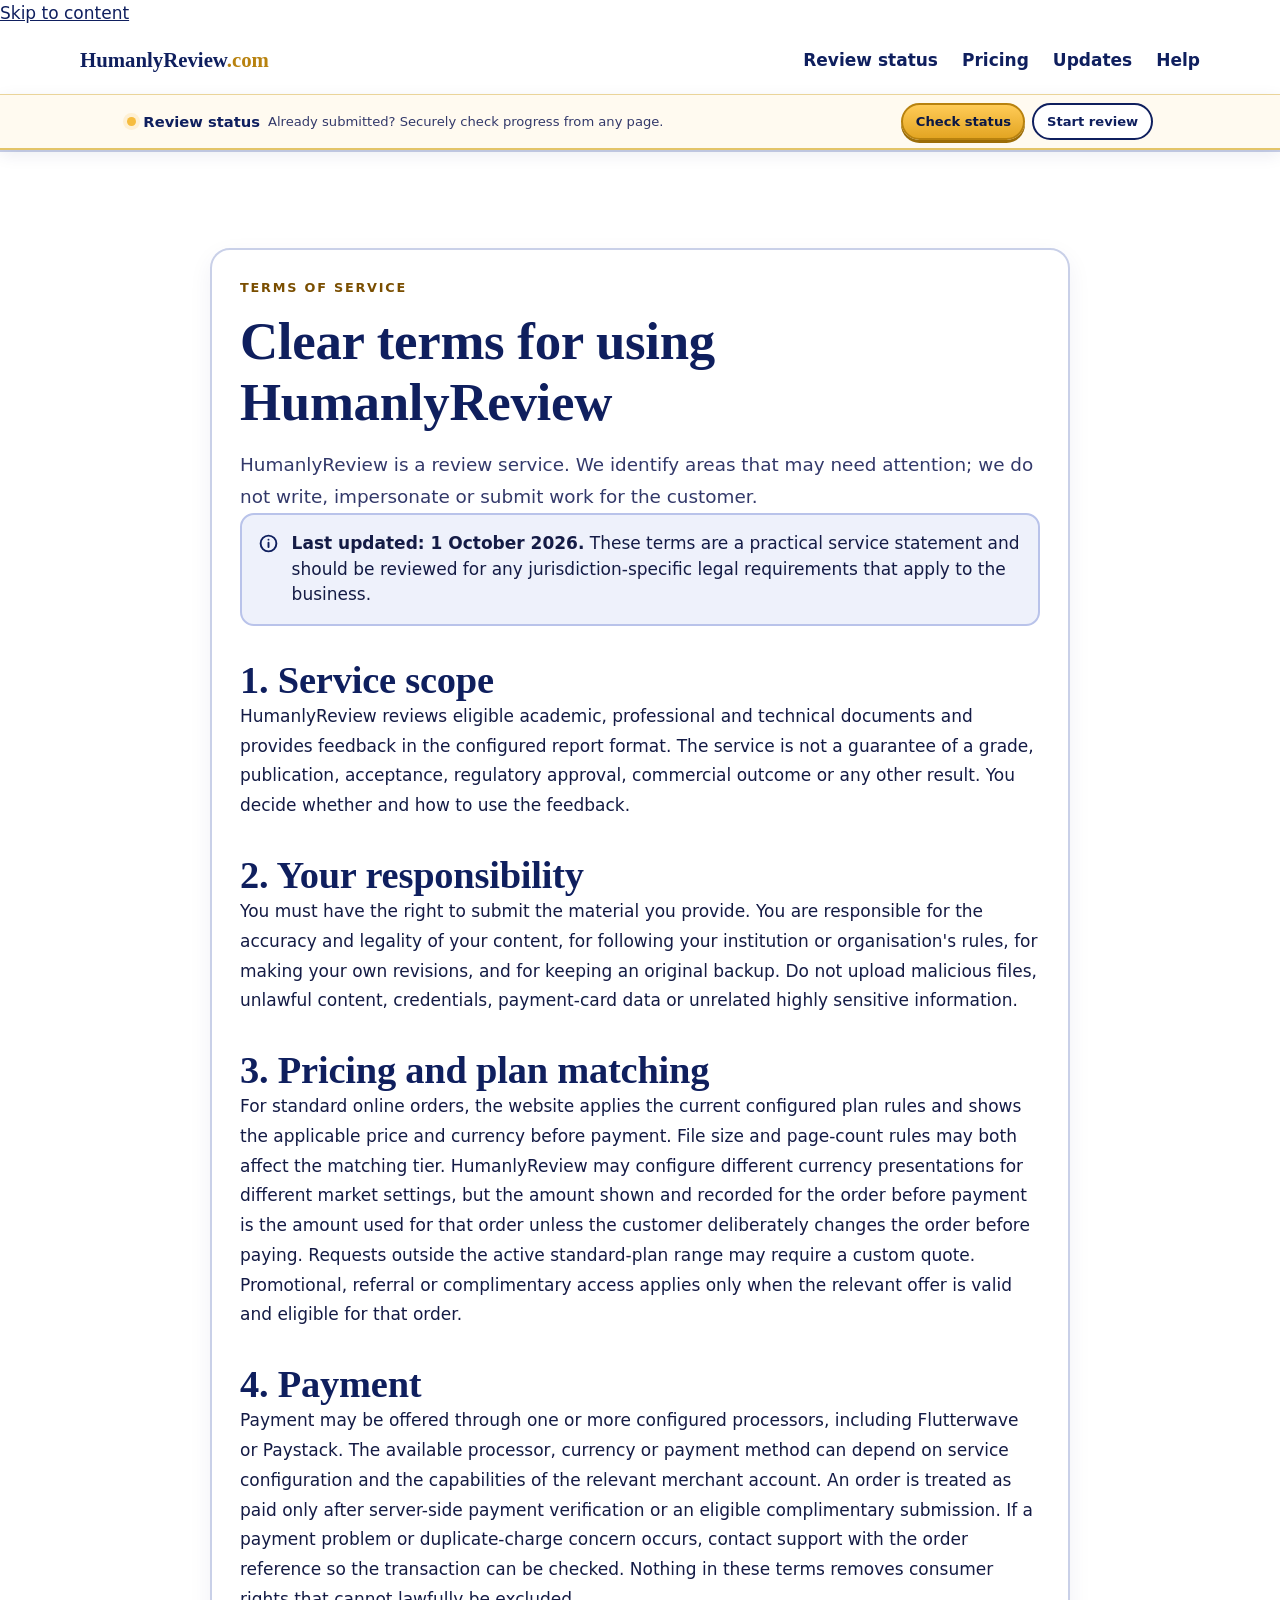
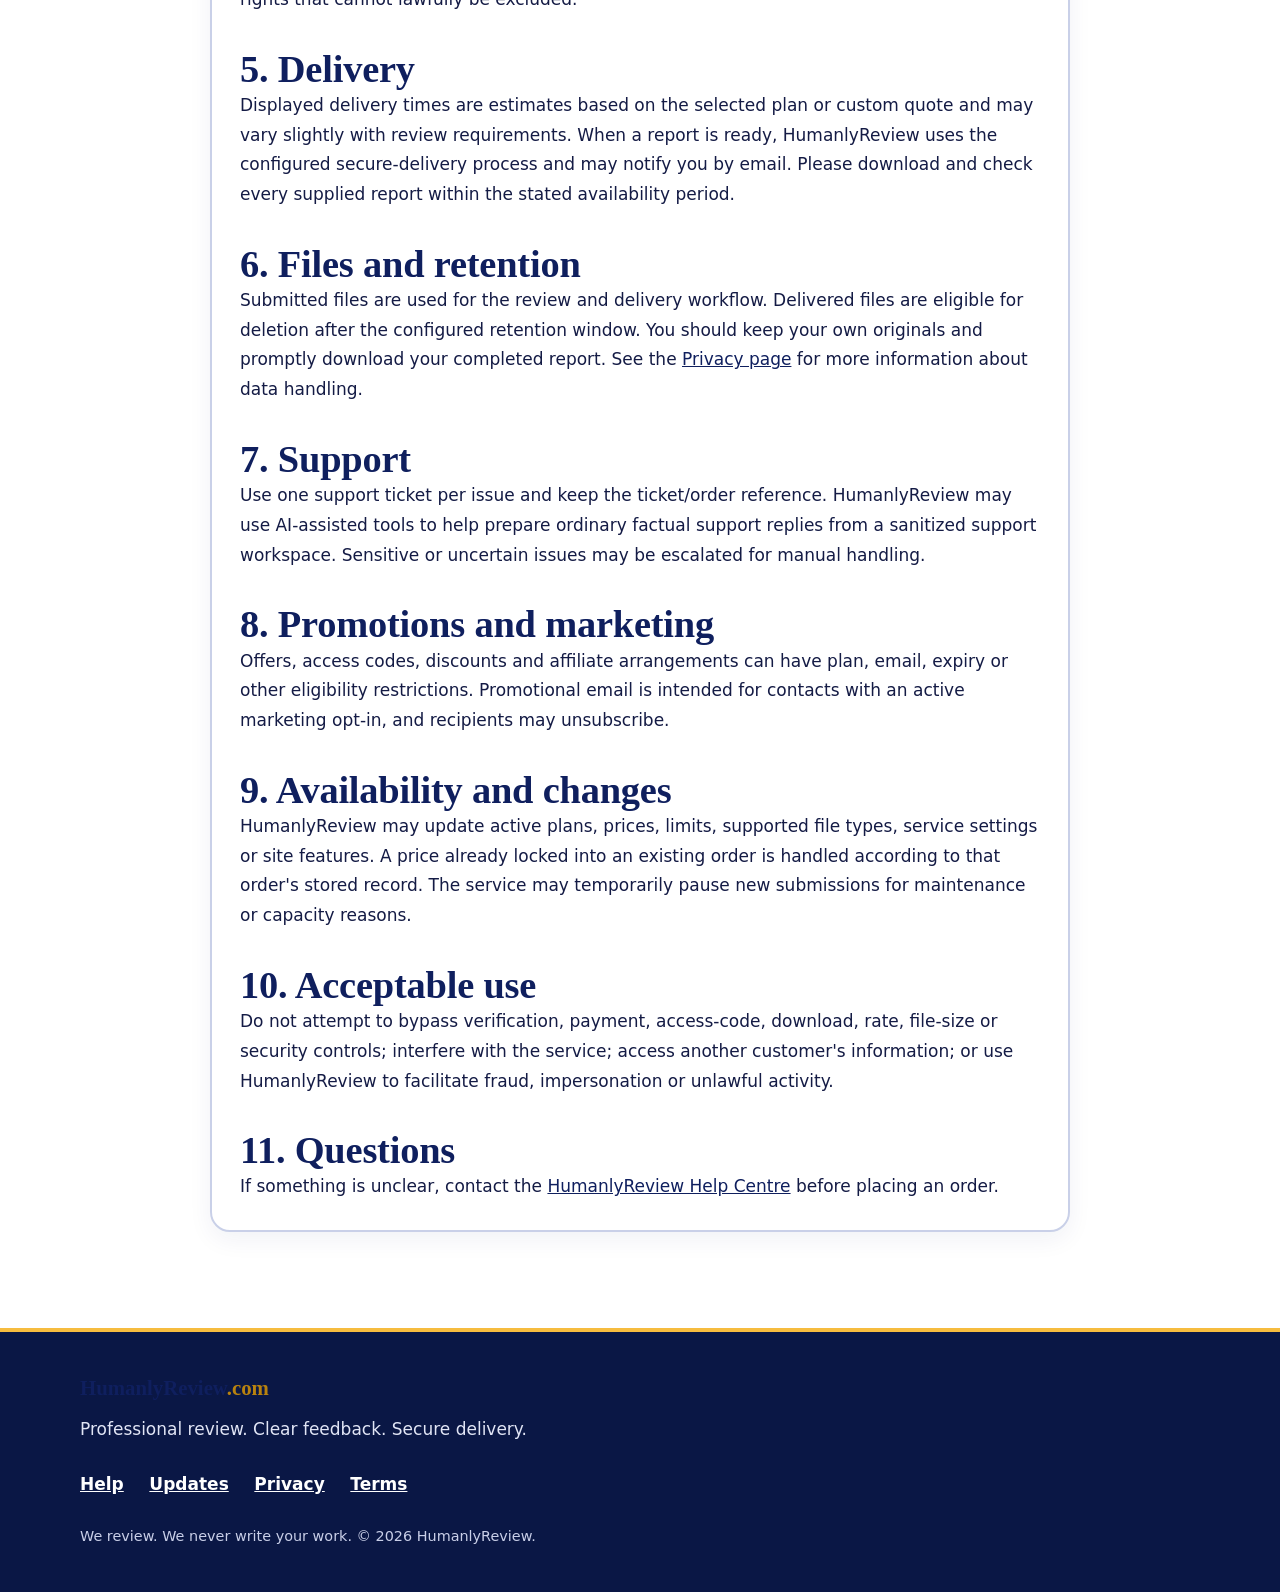
<file: terms.html>
<!doctype html>
<html lang="en" data-size="0" data-contrast="0">
<head>
<meta charset="utf-8">
<meta name="viewport" content="width=device-width,initial-scale=1,viewport-fit=cover">
<title>Terms of Service | HumanlyReview</title>
<meta name="description" content="HumanlyReview service terms covering document review, customer responsibilities, pricing, delivery, support and acceptable use.">
<meta name="robots" content="index,follow">
<link rel="canonical" href="https://humanlyreview.com/terms.html">
<meta name="theme-color" content="#0A1745">
<link rel="icon" href="data:image/svg+xml,%3Csvg xmlns=%22http://www.w3.org/2000/svg%22 viewBox=%220 0 300 300%22%3E%3Crect width=%22300%22 height=%22300%22 rx=%2258%22 fill=%22%230F1F5E%22/%3E%3Ccircle cx=%22139%22 cy=%22141%22 r=%2276%22 fill=%22none%22 stroke=%22%23fff%22 stroke-width=%2224%22/%3E%3Cpath d=%22M193 195L243 243%22 stroke=%22%23fff%22 stroke-width=%2224%22 stroke-linecap=%22round%22/%3E%3Cpath d=%22M105 138L132 167L176 116%22 stroke=%22%23F6BC3F%22 stroke-width=%2222%22 stroke-linecap=%22round%22 stroke-linejoin=%22round%22 fill=%22none%22/%3E%3C/svg%3E" type="image/svg+xml">
<link rel="stylesheet" href="styles.css?v=20261003.4">
<style>.policy{max-width:860px;margin:0 auto}.policy h1{font-size:clamp(2rem,5vw,3.3rem)}.policy h2{margin-top:2rem}.policy p,.policy li{line-height:1.75}.policy ul{padding-left:1.3rem}</style>
<script type="application/ld+json">{"@context":"https://schema.org","@type":"WebPage","name":"HumanlyReview Terms of Service","url":"https://humanlyreview.com/terms.html","isPartOf":{"@type":"WebSite","name":"HumanlyReview","url":"https://humanlyreview.com/"}}</script>
</head>
<body>
<a class="skip-link" href="#main">Skip to content</a>
<header class="topbar"><div class="container nav"><a class="brand" href="index.html" aria-label="HumanlyReview home"><span class="wmk">HumanlyReview<span>.com</span></span></a><nav class="navlinks" aria-label="Main"><a href="index.html#pricing">Pricing</a><a href="updates.html">Updates</a><a href="help.html">Help</a></nav></div></header>
<main id="main" class="section"><div class="container"><article class="policy card pad">
<span class="eyebrow">Terms of service</span><h1>Clear terms for using HumanlyReview</h1><p class="lead">HumanlyReview is a review service. We identify areas that may need attention; we do not write, impersonate or submit work for the customer.</p>
<div class="notice info"><strong>Last updated: 1 October 2026.</strong> These terms are a practical service statement and should be reviewed for any jurisdiction-specific legal requirements that apply to the business.</div>
<h2>1. Service scope</h2><p>HumanlyReview reviews eligible academic, professional and technical documents and provides feedback in the configured report format. The service is not a guarantee of a grade, publication, acceptance, regulatory approval, commercial outcome or any other result. You decide whether and how to use the feedback.</p>
<h2>2. Your responsibility</h2><p>You must have the right to submit the material you provide. You are responsible for the accuracy and legality of your content, for following your institution or organisation's rules, for making your own revisions, and for keeping an original backup. Do not upload malicious files, unlawful content, credentials, payment-card data or unrelated highly sensitive information.</p>
<h2>3. Pricing and plan matching</h2><p>For standard online orders, the website applies the current configured plan rules and shows the applicable price and currency before payment. File size and page-count rules may both affect the matching tier. HumanlyReview may configure different currency presentations for different market settings, but the amount shown and recorded for the order before payment is the amount used for that order unless the customer deliberately changes the order before paying. Requests outside the active standard-plan range may require a custom quote. Promotional, referral or complimentary access applies only when the relevant offer is valid and eligible for that order.</p>
<h2>4. Payment</h2><p>Payment may be offered through one or more configured processors, including Flutterwave or Paystack. The available processor, currency or payment method can depend on service configuration and the capabilities of the relevant merchant account. An order is treated as paid only after server-side payment verification or an eligible complimentary submission. If a payment problem or duplicate-charge concern occurs, contact support with the order reference so the transaction can be checked. Nothing in these terms removes consumer rights that cannot lawfully be excluded.</p>
<h2>5. Delivery</h2><p>Displayed delivery times are estimates based on the selected plan or custom quote and may vary slightly with review requirements. When a report is ready, HumanlyReview uses the configured secure-delivery process and may notify you by email. Please download and check every supplied report within the stated availability period.</p>
<h2>6. Files and retention</h2><p>Submitted files are used for the review and delivery workflow. Delivered files are eligible for deletion after the configured retention window. You should keep your own originals and promptly download your completed report. See the <a href="privacy.html">Privacy page</a> for more information about data handling.</p>
<h2>7. Support</h2><p>Use one support ticket per issue and keep the ticket/order reference. HumanlyReview may use AI-assisted tools to help prepare ordinary factual support replies from a sanitized support workspace. Sensitive or uncertain issues may be escalated for manual handling.</p>
<h2>8. Promotions and marketing</h2><p>Offers, access codes, discounts and affiliate arrangements can have plan, email, expiry or other eligibility restrictions. Promotional email is intended for contacts with an active marketing opt-in, and recipients may unsubscribe.</p>
<h2>9. Availability and changes</h2><p>HumanlyReview may update active plans, prices, limits, supported file types, service settings or site features. A price already locked into an existing order is handled according to that order's stored record. The service may temporarily pause new submissions for maintenance or capacity reasons.</p>
<h2>10. Acceptable use</h2><p>Do not attempt to bypass verification, payment, access-code, download, rate, file-size or security controls; interfere with the service; access another customer's information; or use HumanlyReview to facilitate fraud, impersonation or unlawful activity.</p>
<h2>11. Questions</h2><p>If something is unclear, contact the <a href="help.html">HumanlyReview Help Centre</a> before placing an order.</p>
</article></div></main>
<footer class="footer"><div class="container"><b class="wmk">HumanlyReview<span>.com</span></b><p class="tag2">Professional review. Clear feedback. Secure delivery.</p><nav class="flinks" aria-label="Footer"><a href="help.html">Help</a><a href="updates.html">Updates</a><a href="privacy.html">Privacy</a><a href="terms.html">Terms</a></nav><p class="small">We review. We never write your work. &copy; 2026 HumanlyReview.</p></div></footer>
<script src="common.js?v=20261003.4"></script></body></html>
</file>
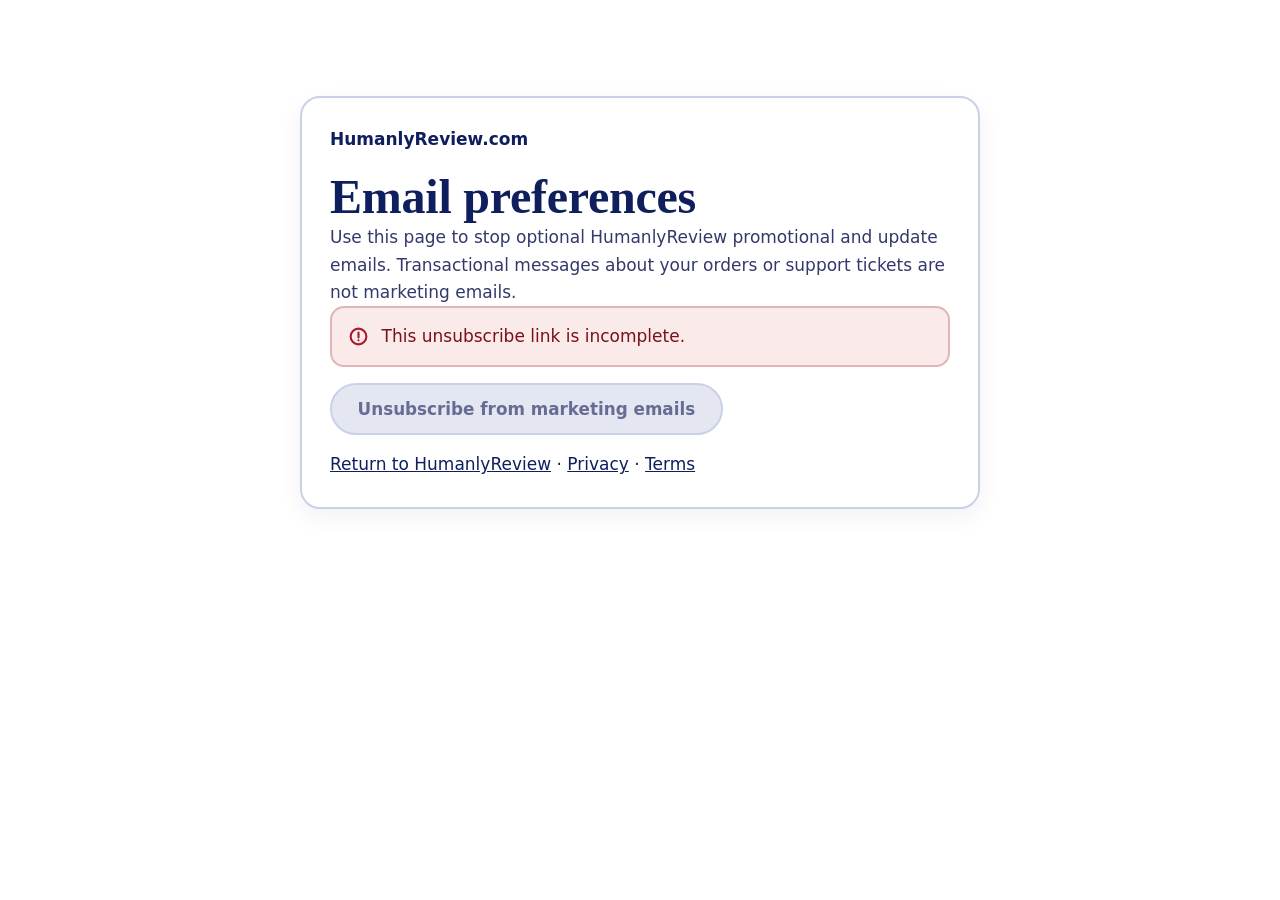
<file: unsubscribe.html>
<!doctype html>
<html lang="en" data-size="0" data-contrast="0"><head><meta charset="utf-8"><meta name="viewport" content="width=device-width,initial-scale=1,viewport-fit=cover"><meta name="robots" content="noindex,nofollow"><title>Email preferences | HumanlyReview</title><meta name="theme-color" content="#0A1745"><link rel="canonical" href="https://humanlyreview.com/unsubscribe.html"><link rel="stylesheet" href="styles.css?v=20261003.4"></head>
<body><main id="main" class="section"><div class="container" style="max-width:680px"><div class="card pad"><a class="brand" href="index.html" aria-label="HumanlyReview home"><strong>HumanlyReview.com</strong></a><h1 style="margin-top:1rem">Email preferences</h1><p class="muted">Use this page to stop optional HumanlyReview promotional and update emails. Transactional messages about your orders or support tickets are not marketing emails.</p><div id="state" class="notice info">Press the button below to confirm.</div><button type="button" class="btn" id="confirm" style="margin-top:1rem">Unsubscribe from marketing emails</button><div style="margin-top:1rem"><a href="index.html">Return to HumanlyReview</a> · <a href="privacy.html">Privacy</a> · <a href="terms.html">Terms</a></div></div></div></main><script src="common.js?v=20261003.4"></script><script>(function(){'use strict';var b=document.getElementById('confirm'),s=document.getElementById('state'),token=new URLSearchParams(location.search).get('t')||'';if(!token){s.className='notice danger';s.textContent='This unsubscribe link is incomplete.';b.disabled=true;return;}b.onclick=async function(){hrSetBusy(b,true,'Updating…');try{await hrApi('marketingUnsubscribe',{token:token},{noRetry:true});s.className='notice success';s.textContent='You are unsubscribed from optional HumanlyReview marketing emails. You can opt in again later from the website after verifying your email.';b.classList.add('hidden');}catch(e){s.className='notice danger';s.textContent=e.message||'We could not update your preference. Please try again.';}finally{if(!b.classList.contains('hidden'))hrSetBusy(b,false);}};})();</script></body></html>
</file>
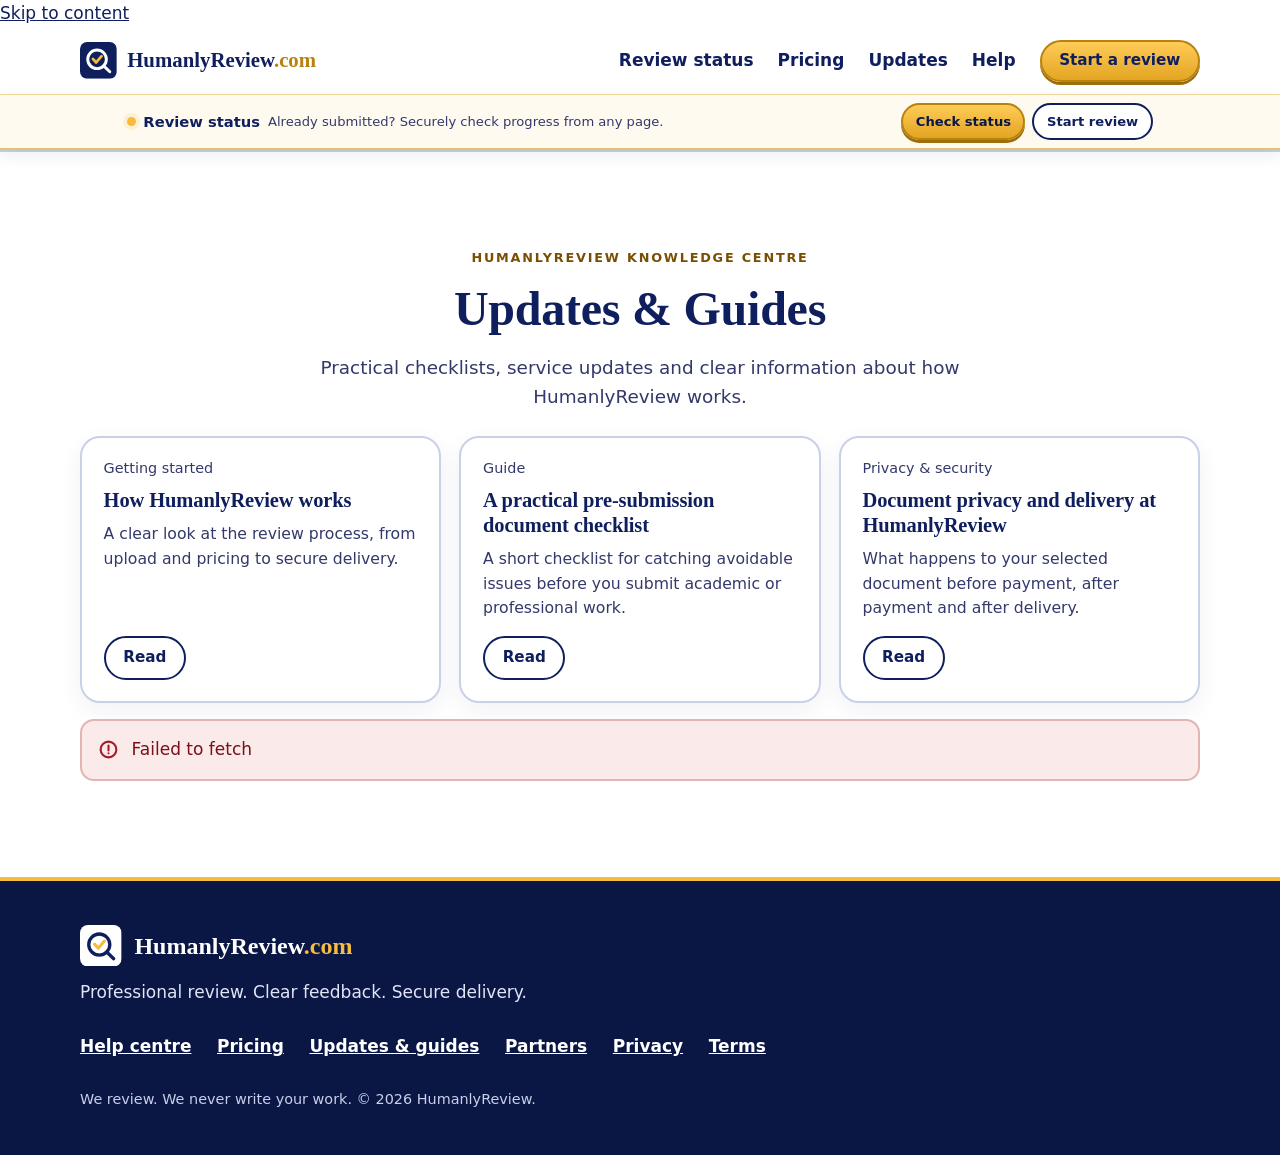
<file: updates.html>
<!doctype html>
<html lang="en" data-size="0" data-contrast="0">
<head>
<meta charset="utf-8">
<meta name="viewport" content="width=device-width,initial-scale=1,viewport-fit=cover">
<title>Updates & Guides | HumanlyReview</title>
<meta name="description" content="Practical HumanlyReview guides, service updates, document-review checklists and privacy information.">
<meta name="robots" content="index,follow,max-image-preview:large">
<link rel="canonical" href="https://humanlyreview.com/updates.html">
<meta property="og:type" content="website">
<meta property="og:site_name" content="HumanlyReview">
<meta property="og:title" content="Updates & Guides | HumanlyReview">
<meta property="og:description" content="Practical document-review guides and HumanlyReview service updates.">
<meta property="og:url" content="https://humanlyreview.com/updates.html">
<meta name="twitter:card" content="summary">
<meta name="theme-color" content="#0A1745">
<link rel="icon" href="data:image/svg+xml,%3Csvg xmlns=%22http://www.w3.org/2000/svg%22 viewBox=%220 0 300 300%22%3E%3Crect width=%22300%22 height=%22300%22 rx=%2258%22 fill=%22%230F1F5E%22/%3E%3Ccircle cx=%22139%22 cy=%22141%22 r=%2276%22 fill=%22none%22 stroke=%22%23fff%22 stroke-width=%2224%22/%3E%3Cpath d=%22M193 195L243 243%22 stroke=%22%23fff%22 stroke-width=%2224%22 stroke-linecap=%22round%22/%3E%3Cpath d=%22M105 138L132 167L176 116%22 stroke=%22%23F6BC3F%22 stroke-width=%2222%22 stroke-linecap=%22round%22 stroke-linejoin=%22round%22 fill=%22none%22/%3E%3C/svg%3E" type="image/svg+xml">
<script>try{var a=JSON.parse(localStorage.getItem('hr_display')||'{}'),r=document.documentElement;r.setAttribute('data-size',a.size||'0');r.setAttribute('data-contrast',a.contrast||(!localStorage.getItem('hr_display')&&window.matchMedia&&matchMedia('(prefers-contrast: more)').matches?'1':'0'))}catch(e){}</script>
<link rel="stylesheet" href="styles.css?v=20261003.4">
<style>
.updates-hero{max-width:760px;margin:0 auto 1.5rem;text-align:center}
.updates-hero h1{margin-bottom:.6rem}
.updates-hero .lead{max-width:640px;margin-left:auto;margin-right:auto}
.updates-grid{display:grid;grid-template-columns:repeat(3,minmax(0,1fr));gap:1.15rem;align-items:stretch}
.update-card{display:flex;flex-direction:column;height:100%;min-width:0;padding:1.35rem!important;border-radius:20px;transition:transform .18s ease,border-color .18s ease,box-shadow .18s ease}
.update-card .small{line-height:1.35;margin-bottom:.25rem}
.update-card h2{margin:.35rem 0 .55rem;font-size:clamp(1.08rem,2vw,1.28rem);line-height:1.22;overflow-wrap:anywhere}
.update-card>p{margin:0;font-size:.98rem;line-height:1.58}
.update-card .actions{margin-top:auto;padding-top:.9rem}
.update-card .actions .btn{min-height:2.75rem;padding:.35rem 1.1rem;font-size:.95rem;box-shadow:none;touch-action:manipulation}
.post-meta{display:flex;gap:.6rem;flex-wrap:wrap;align-items:center;margin:.6rem 0 1.2rem}
.article-shell{max-width:820px;margin:0 auto}
.article-shell .card{overflow:hidden}
.article-shell h1{font-size:clamp(1.75rem,6vw,3rem);line-height:1.12;overflow-wrap:anywhere}
.article-body{font-size:1.04rem;line-height:1.8;overflow-wrap:anywhere}
.article-body p{margin:0 0 1.15rem}
.article-media{display:block;width:100%;max-width:100%;max-height:520px;object-fit:cover;border-radius:16px;margin:1rem 0 1.4rem}
.article-video{display:block;width:100%;max-width:100%;border-radius:16px;margin:1rem 0 1.4rem}
.back-link{display:inline-flex;align-items:center;min-height:2.75rem;margin-bottom:.8rem;font-weight:800;text-decoration:none}
.updates-loading{min-height:220px;display:grid;place-items:center;text-align:center;color:var(--muted)}
@media(hover:hover) and (pointer:fine){.update-card:hover{transform:translateY(-3px);border-color:#AEB8DA;box-shadow:0 12px 30px rgba(15,31,94,.10)}}
@media(max-width:900px){.updates-grid{grid-template-columns:repeat(2,minmax(0,1fr))}}
@media(max-width:620px){
  main.section{padding-top:1.5rem}
  .updates-hero{margin-bottom:1rem;text-align:left}
  .updates-hero h1{font-size:clamp(1.75rem,9vw,2.4rem)}
  .updates-hero .lead{font-size:1rem;line-height:1.55}
  .updates-grid{grid-template-columns:1fr;gap:.8rem}
  .update-card{padding:1.1rem!important;border-radius:17px}
  .update-card h2{font-size:1.13rem;line-height:1.24}
  .update-card>p{font-size:.95rem;line-height:1.52}
  .update-card .actions{padding-top:.7rem}
  .article-shell>.card{padding:1.15rem!important}
  .article-body{font-size:1rem;line-height:1.7}
}
</style>
<script type="application/ld+json" id="page-schema">{"@context":"https://schema.org","@type":"Blog","name":"HumanlyReview Updates & Guides","url":"https://humanlyreview.com/updates.html","publisher":{"@type":"Organization","name":"HumanlyReview","url":"https://humanlyreview.com/"}}</script>
</head>
<body>
<svg width="0" height="0" style="position:absolute" aria-hidden="true" focusable="false"><defs><symbol id="hr-mark" viewBox="0 0 300 300"><rect width="300" height="300" rx="58" fill="#0F1F5E"/><circle cx="139" cy="141" r="76" fill="none" stroke="#fff" stroke-width="24"/><path d="M193 195L243 243" stroke="#fff" stroke-width="24" stroke-linecap="round"/><path d="M105 138L132 167L176 116" stroke="#F6BC3F" stroke-width="22" stroke-linecap="round" stroke-linejoin="round" fill="none"/></symbol><symbol id="hr-mark-w" viewBox="0 0 300 300"><rect width="300" height="300" rx="58" fill="#fff"/><circle cx="139" cy="141" r="76" fill="none" stroke="#0F1F5E" stroke-width="24"/><path d="M193 195L243 243" stroke="#0F1F5E" stroke-width="24" stroke-linecap="round"/><path d="M105 138L132 167L176 116" stroke="#F6BC3F" stroke-width="22" stroke-linecap="round" stroke-linejoin="round" fill="none"/></symbol></defs></svg>
<a class="skip-link" href="#main">Skip to content</a>
<header class="topbar"><div class="container nav"><a class="brand" href="index.html" aria-label="HumanlyReview home"><svg class="brand-mark" aria-hidden="true"><use href="#hr-mark"/></svg><span class="wmk">HumanlyReview<span>.com</span></span></a><nav class="navlinks" aria-label="Main"><a class="hide-sm" href="index.html#pricing">Pricing</a><a href="updates.html" aria-current="page">Updates</a><a href="help.html">Help</a><a class="btn sm hide-sm" href="index.html?new=1">Start a review</a></nav></div></header>
<main id="main" class="section"><div class="container">
<section id="list-view">
<div class="updates-hero"><span class="eyebrow">HumanlyReview knowledge centre</span><h1 id="page-title">Updates &amp; Guides</h1><p class="lead">Practical checklists, service updates and clear information about how HumanlyReview works.</p></div>
<div id="posts" class="updates-grid">
<article class="card pad update-card"><div class="small muted">Getting started</div><h2>How HumanlyReview works</h2><p class="muted">A clear look at the review process, from upload and pricing to secure delivery.</p><div class="actions"><a class="btn secondary" href="updates.html?post=how-humanlyreview-works">Read</a></div></article>
<article class="card pad update-card"><div class="small muted">Guide</div><h2>A practical pre-submission document checklist</h2><p class="muted">A short checklist for catching avoidable issues before you submit academic or professional work.</p><div class="actions"><a class="btn secondary" href="updates.html?post=pre-submission-document-checklist">Read</a></div></article>
<article class="card pad update-card"><div class="small muted">Privacy &amp; security</div><h2>Document privacy and delivery at HumanlyReview</h2><p class="muted">What happens to your selected document before payment, after payment and after delivery.</p><div class="actions"><a class="btn secondary" href="updates.html?post=document-privacy-and-delivery">Read</a></div></article>
</div>
</section>
<article id="post-view" class="article-shell hidden"><a class="back-link" href="updates.html">← All updates &amp; guides</a><div id="post-content" class="card pad"></div></article>
<div id="page-error" class="notice danger hidden" role="alert" style="margin-top:1rem"></div>
</div></main>
<footer class="footer"><div class="container"><div class="fbrand"><svg class="brand-mark" aria-hidden="true"><use href="#hr-mark-w"/></svg><b class="wmk">HumanlyReview<span>.com</span></b></div><p class="tag2">Professional review. Clear feedback. Secure delivery.</p><nav class="flinks" aria-label="Footer"><a href="help.html">Help centre</a><a href="index.html#pricing">Pricing</a><a href="updates.html">Updates &amp; guides</a><a href="affiliate.html">Partners</a><a href="privacy.html">Privacy</a><a href="terms.html">Terms</a></nav><p class="small">We review. We never write your work. &copy; <span id="yr">2026</span> HumanlyReview.</p></div></footer>
<script src="common.js?v=20261003.4"></script>
<script>
(function(){'use strict';var $=function(id){return document.getElementById(id);};$('yr').textContent=new Date().getFullYear();
function showError(msg){$('page-error').textContent=msg;$('page-error').classList.remove('hidden');}
function fmtDate(v){if(!v)return '';var d=new Date(v);return isNaN(d)?'':d.toLocaleDateString(undefined,{year:'numeric',month:'long',day:'numeric'});}
function safeHttps(v){var u=String(v||'').trim();return /^https:\/\//i.test(u)?u:'';}
function node(tag,cls,text){var e=document.createElement(tag);if(cls)e.className=cls;if(text!=null)e.textContent=text;return e;}
function renderList(data){$('page-title').textContent=data.title||'Updates & Guides';var wrap=$('posts');wrap.textContent='';var posts=Array.isArray(data.posts)?data.posts:[];if(!data.enabled){wrap.appendChild(node('div','notice warning','Updates are temporarily unavailable.'));return;}if(!posts.length){wrap.appendChild(node('div','empty','No published updates yet.'));return;}posts.forEach(function(p){var card=node('article','card pad update-card');var meta=node('div','small muted',(p.category||'Guide')+(p.publishedAt?' • '+fmtDate(p.publishedAt):''));card.appendChild(meta);var h=node('h2','',p.title||'Update');card.appendChild(h);card.appendChild(node('p','muted',p.excerpt||''));var acts=node('div','actions');var a=node('a','btn secondary','Read');a.href='updates.html?post='+encodeURIComponent(p.slug||'');acts.appendChild(a);card.appendChild(acts);wrap.appendChild(card);});}
function bodyParagraphs(container,text){String(text||'').split(/\n{2,}/).map(function(x){return x.trim();}).filter(Boolean).forEach(function(p){container.appendChild(node('p','',p));});}
function addArticleSchema(p){var old=$('article-schema');if(old)old.remove();var sc=document.createElement('script');sc.type='application/ld+json';sc.id='article-schema';sc.textContent=JSON.stringify({'@context':'https://schema.org','@type':'BlogPosting','headline':p.title||'','description':p.seoDescription||p.excerpt||'','datePublished':p.publishedAt||undefined,'dateModified':p.updatedAt||p.publishedAt||undefined,'author':{'@type':'Organization','name':p.author||'HumanlyReview'},'publisher':{'@type':'Organization','name':'HumanlyReview','url':'https://humanlyreview.com/'},'mainEntityOfPage':'https://humanlyreview.com/updates.html?post='+encodeURIComponent(p.slug||'')});document.head.appendChild(sc);}
function renderPost(p){$('list-view').classList.add('hidden');$('post-view').classList.remove('hidden');var box=$('post-content');box.textContent='';var category=node('span','badge info',p.category||'Guide');box.appendChild(category);box.appendChild(node('h1','',p.title||'Update'));var meta=node('div','post-meta small muted');meta.textContent=(p.author||'HumanlyReview')+(p.publishedAt?' • '+fmtDate(p.publishedAt):'');box.appendChild(meta);var img=safeHttps(p.imageURL);if(img){var im=node('img','article-media');im.src=img;im.alt=p.title||'HumanlyReview article image';im.loading='lazy';box.appendChild(im);}var body=node('div','article-body');bodyParagraphs(body,p.body||'');box.appendChild(body);var vid=safeHttps(p.videoURL);if(vid){if(/\.(mp4|webm)(?:\?|$)/i.test(vid)){var v=node('video','article-video');v.controls=true;v.preload='metadata';v.src=vid;box.appendChild(v);}else{var va=node('a','btn secondary','Open related video');va.href=vid;va.target='_blank';va.rel='noopener';box.appendChild(va);}}document.title=(p.title||'Update')+' | HumanlyReview';var desc=document.querySelector('meta[name="description"]');if(desc)desc.content=p.seoDescription||p.excerpt||'HumanlyReview update.';var canon=document.querySelector('link[rel="canonical"]');if(canon)canon.href='https://humanlyreview.com/updates.html?post='+encodeURIComponent(p.slug||'');var ogt=document.querySelector('meta[property="og:title"]');if(ogt)ogt.content=(p.title||'Update')+' | HumanlyReview';var ogd=document.querySelector('meta[property="og:description"]');if(ogd)ogd.content=p.seoDescription||p.excerpt||'';var ogu=document.querySelector('meta[property="og:url"]');if(ogu)ogu.content=canon?canon.href:location.href;addArticleSchema(p);}
var listData=null,viewRequest=0;
function clearPageError(){var el=$('page-error');if(!el)return;el.textContent='';el.classList.add('hidden');}
function scrollUpdatesTop(instant){var top=(document.querySelector('.topbar')||{}).offsetHeight||0;requestAnimationFrame(function(){window.scrollTo({top:Math.max(0,top-2),left:0,behavior:instant?'auto':'smooth'});});}
function restoreListMeta(){document.title='Updates & Guides | HumanlyReview';var desc=document.querySelector('meta[name="description"]');if(desc)desc.content='Practical HumanlyReview guides, service updates, document-review checklists and privacy information.';var canon=document.querySelector('link[rel="canonical"]');if(canon)canon.href='https://humanlyreview.com/updates.html';var ogt=document.querySelector('meta[property="og:title"]');if(ogt)ogt.content='Updates & Guides | HumanlyReview';var ogd=document.querySelector('meta[property="og:description"]');if(ogd)ogd.content='Practical document-review guides and HumanlyReview service updates.';var ogu=document.querySelector('meta[property="og:url"]');if(ogu)ogu.content='https://humanlyreview.com/updates.html';var schema=$('article-schema');if(schema)schema.remove();}
function showArticleLoading(){$('list-view').classList.add('hidden');$('post-view').classList.remove('hidden');$('post-content').innerHTML='<div class="updates-loading" role="status" aria-live="polite"><div><strong>Opening article…</strong></div></div>';}
async function showUpdatesList(pushHistory,instantScroll){var requestId=++viewRequest;clearPageError();$('post-view').classList.add('hidden');$('list-view').classList.remove('hidden');restoreListMeta();if(pushHistory)history.pushState({view:'list'},'','updates.html');if(!listData){try{var response=await hrApi('getPublicPosts',{});if(requestId!==viewRequest)return;listData=response.data||{};}catch(e){if(requestId!==viewRequest)return;showError(e.message||'Could not load updates.');return;}}if(requestId!==viewRequest)return;renderList(listData);scrollUpdatesTop(!!instantScroll);}
async function openUpdateArticle(slug,pushHistory,instantScroll){slug=String(slug||'').trim();if(!slug)return;var requestId=++viewRequest;clearPageError();showArticleLoading();if(pushHistory)history.pushState({view:'post',slug:slug},'','updates.html?post='+encodeURIComponent(slug));scrollUpdatesTop(!!instantScroll);try{var response=await hrApi('getPublicPost',{slug:slug});if(requestId!==viewRequest)return;var post=response.data||{};if(!post||!post.title)throw new Error('This article is not available.');renderPost(post);scrollUpdatesTop(!!instantScroll);}catch(e){if(requestId!==viewRequest)return;var box=$('post-content');box.innerHTML='';box.appendChild(node('div','notice danger',e.message||'This article could not be opened.'));showError(e.message||'This article could not be opened.');scrollUpdatesTop(true);}}
document.addEventListener('click',function(event){if(event.defaultPrevented||event.button!==0||event.metaKey||event.ctrlKey||event.shiftKey||event.altKey)return;var link=event.target.closest('a[href]');if(!link)return;if(link.classList.contains('back-link')){event.preventDefault();showUpdatesList(true,false);return;}var url;try{url=new URL(link.href,window.location.href);}catch(_){return;}var slug=url.searchParams.get('post');if(!slug||!/\/updates\.html$/i.test(url.pathname))return;event.preventDefault();openUpdateArticle(slug,true,false);});
window.addEventListener('popstate',function(){var slug=new URLSearchParams(window.location.search).get('post');if(slug)openUpdateArticle(slug,false,true);else showUpdatesList(false,true);});
async function init(){try{if('scrollRestoration' in history)history.scrollRestoration='manual';var slug=new URLSearchParams(window.location.search).get('post');if(slug)await openUpdateArticle(slug,false,true);else await showUpdatesList(false,true);}catch(e){showError(e.message||'Could not load updates.');}}
init();})();
</script>
</body></html>
</file>
<file: styles.css>
/* =====================================================================
   HumanlyReview — shared design system  (styles.css)   v20260924.2
   Brand: deep navy + gold, serif headings. One file for every page.
   NOTE: token names deliberately avoid --primary/--accent/--text/... so
   that old backend "theme colour" settings can never override the brand.
   ===================================================================== */
:root{
  --navy:#0F1F5E;--navy2:#0A1745;--ink:#141B45;--muted:#33396A;
  --gold:#F6BC3F;--gold2:#E3A522;--gold3:#B8820F;--gold4:#9C6D08;--amber:#7A4E00;
  --mist:#F4F6FC;--line:#C9D0E8;--onnavy:#E9ECF8;
  --ok:#1B6B41;--ok-bg:#E9F1EB;--ok-line:#A5C2AE;
  --bad:#A61B29;--bad-bg:#FBEAEA;--bad-line:#E3B4B4;
  --warn:#7A4E00;--warn-bg:#FFF6DC;--warn-line:#E8C56A;
  --info-bg:#EEF1FB;--info-line:#B9C3EA;
  --wa:#0E7A44;--wa-d:#085A31;
  --r:20px;--r-sm:14px;
  --serif:Georgia,"Times New Roman",serif;
  --sans:system-ui,-apple-system,"Segoe UI",Roboto,"Helvetica Neue",Arial,sans-serif;
  --sec:clamp(3.5rem,8vw,6rem);
  --ring:0 0 0 4px rgba(246,188,63,.55);
  --shadow:0 12px 32px rgba(15,31,94,.12);
}
*{box-sizing:border-box}
html{overflow-anchor:none;font-size:100%;-webkit-text-size-adjust:100%;scroll-behavior:smooth;scroll-padding-top:5.5rem}
html[data-size="1"]{font-size:112.5%}
html[data-size="2"]{font-size:125%}
body{margin:0;font:1.0625rem/1.6 var(--sans);color:var(--ink);background:#fff;overflow-x:hidden;-webkit-font-smoothing:antialiased}
body.modal-open{overflow:hidden}
img,svg{max-width:100%}
a{color:var(--navy)}
p{margin:0}
h1,h2,h3,h4{font-family:var(--serif);color:var(--navy);margin:0;line-height:1.15;letter-spacing:-.005em}
h1{font-size:clamp(2rem,6.5vw,3rem)}
h2{font-size:clamp(1.6rem,5vw,2.4rem)}
h3{font-size:1.3rem;line-height:1.25}
h4{font-size:1.1rem}
button,input,select,textarea{font:inherit;color:inherit}
button{cursor:pointer}
:focus-visible{outline:4px solid var(--gold);outline-offset:3px;border-radius:6px}
.hidden{display:none!important}
.muted{color:var(--muted)}
.small{font-size:.9rem}
.mini{font-size:.85rem;color:var(--muted)}
.center{text-align:center}
.right{text-align:right}
.spaced{display:flex;align-items:center;justify-content:space-between;gap:1rem;flex-wrap:wrap}
.inline{display:flex;gap:.75rem 1.25rem;align-items:center;flex-wrap:wrap}
.divider{height:2px;background:var(--line);margin:1.4rem 0;border:0}
.vh{position:absolute!important;width:1px;height:1px;margin:-1px;padding:0;overflow:hidden;clip:rect(0 0 0 0);white-space:nowrap;border:0}
.skip{position:absolute;left:-999px;top:8px;background:var(--gold);color:var(--navy2);padding:.7rem 1rem;font-weight:800;border-radius:8px;z-index:200}
.skip:focus{left:8px}
.container,.wrap{width:min(70rem,calc(100% - 2.5rem));margin:0 auto}
.i{width:1.5rem;height:1.5rem;stroke:currentColor;fill:none;stroke-width:1.9;stroke-linecap:round;stroke-linejoin:round;flex:none}
.eyebrow,.kick{font-weight:800;letter-spacing:.14em;font-size:.8rem;text-transform:uppercase;color:var(--amber);margin-bottom:.8rem;display:block}

/* ---------- buttons ---------- */
.btn{display:inline-flex;align-items:center;justify-content:center;gap:.6rem;min-height:3.25rem;padding:.55rem 1.6rem;font-weight:800;font-size:1.05rem;line-height:1.15;font-family:inherit;text-decoration:none;text-align:center;border-radius:999px;cursor:pointer;color:var(--navy2);background:linear-gradient(180deg,#FFCB57,var(--gold2));border:2px solid var(--gold3);box-shadow:0 4px 0 var(--gold4),0 10px 18px rgba(15,31,94,.16);transition:transform .08s,box-shadow .08s,background .15s,border-color .15s;position:relative;-webkit-tap-highlight-color:transparent}
.btn:hover:not(:disabled){filter:brightness(1.03)}
.btn:active:not(:disabled){transform:translateY(3px);box-shadow:0 1px 0 var(--gold4),0 4px 8px rgba(15,31,94,.16)}
.btn.sm,.btn-compact{min-height:2.6rem;padding:.3rem 1.1rem;font-size:.95rem;box-shadow:0 3px 0 var(--gold4)}
.btn.secondary{background:#fff;color:var(--navy);border-color:var(--navy);box-shadow:none}
.btn.secondary:hover:not(:disabled){background:var(--mist)}
.btn.secondary:active:not(:disabled){transform:translateY(1px);box-shadow:none}
.btn.out{background:transparent;color:#fff;border:2px solid rgba(255,255,255,.85);box-shadow:none}
.btn.out:hover:not(:disabled){background:rgba(255,255,255,.1)}
.btn.out.dk{color:var(--navy);border-color:var(--navy)}
.btn.out.dk:hover:not(:disabled){background:var(--mist)}
.btn.success{background:linear-gradient(180deg,#2C8A57,var(--ok));color:#fff;border-color:#124A2D;box-shadow:0 4px 0 #124A2D,0 10px 18px rgba(15,31,94,.16)}
.btn.danger{background:linear-gradient(180deg,#C7303E,var(--bad));color:#fff;border-color:#7A1019;box-shadow:0 4px 0 #7A1019,0 10px 18px rgba(15,31,94,.16)}
.btn.wa{background:var(--wa);color:#fff;border-color:var(--wa-d);box-shadow:0 4px 0 var(--wa-d),0 10px 18px rgba(0,0,0,.14)}
.btn.text-button,.text-button{background:transparent!important;border:0!important;box-shadow:none!important;color:var(--muted)!important;min-height:2.6rem;padding:.3rem .4rem;font-weight:700;text-decoration:underline;text-underline-offset:4px}
.text-button:hover{color:var(--navy)!important}
.btn:disabled,.btn.is-disabled{background:#E4E7F2;color:#666C92;border-color:var(--line);box-shadow:none;cursor:not-allowed;transform:none}
.btn[aria-busy="true"]{cursor:wait;pointer-events:none}
.btn[aria-busy="true"]::before{content:"";width:1.05rem;height:1.05rem;border:3px solid rgba(15,31,94,.25);border-top-color:currentColor;border-radius:50%;animation:hrspin .7s linear infinite;flex:none}
.btn.success[aria-busy="true"]::before,.btn.danger[aria-busy="true"]::before,.btn.wa[aria-busy="true"]::before{border-color:rgba(255,255,255,.4);border-top-color:#fff}
.icon-btn{display:inline-grid;place-items:center;width:2.75rem;height:2.75rem;border-radius:50%;border:2px solid var(--line);background:#fff;color:var(--navy);font-size:1.6rem;line-height:1;padding:0}
.icon-btn:hover{background:var(--mist)}
.actions{display:flex;gap:.75rem;flex-wrap:wrap;margin-top:1.25rem;align-items:center}
@keyframes hrspin{to{transform:rotate(360deg)}}

/* ---------- badges & notices ---------- */
.badge,.status-pill{display:inline-flex;align-items:center;gap:.4rem;padding:.3rem .8rem;border-radius:999px;font-size:.82rem;font-weight:800;background:#E6E9F6;color:#26305F;line-height:1.2;border:1.5px solid transparent}
.badge::before{content:"";width:.5rem;height:.5rem;border-radius:50%;background:currentColor;flex:none}
.badge.info,.pill-blue{background:var(--info-bg);color:var(--navy);border-color:var(--info-line)}
.badge.success,.pill-green{background:var(--ok-bg);color:var(--ok);border-color:var(--ok-line)}
.badge.warning,.pill-amber{background:var(--warn-bg);color:var(--warn);border-color:var(--warn-line)}
.badge.danger{background:var(--bad-bg);color:var(--bad);border-color:var(--bad-line)}
.pill-gray{background:#EDEFF6;color:#464C77;border-color:var(--line)}
.status-pill::before{content:"";width:.5rem;height:.5rem;border-radius:50%;background:currentColor}
.notice{position:relative;padding:1rem 1.15rem;border-radius:var(--r-sm);background:var(--mist);border:2px solid var(--line);color:var(--ink);line-height:1.5;overflow-wrap:anywhere}
.notice strong{font-weight:800}
.notice.info,.notice.success,.notice.warning,.notice.danger{padding-left:3.1rem}
.notice.info::before,.notice.success::before,.notice.warning::before,.notice.danger::before{content:"";position:absolute;left:1rem;top:1.1rem;width:1.35rem;height:1.35rem;background:center/contain no-repeat}
.notice.info{background:var(--info-bg);border-color:var(--info-line)}
.notice.success{background:var(--ok-bg);border-color:var(--ok-line);color:#143726}
.notice.warning{background:var(--warn-bg);border-color:var(--warn-line);color:#4F3200}
.notice.danger{background:var(--bad-bg);border-color:var(--bad-line);color:#7A1019}
.notice.info::before{background-image:url("data:image/svg+xml,%3Csvg xmlns='http://www.w3.org/2000/svg' viewBox='0 0 24 24' fill='none' stroke='%230F1F5E' stroke-width='2.2' stroke-linecap='round' stroke-linejoin='round'%3E%3Ccircle cx='12' cy='12' r='9'/%3E%3Cpath d='M12 11v5M12 7.6h.01'/%3E%3C/svg%3E")}
.notice.success::before{background-image:url("data:image/svg+xml,%3Csvg xmlns='http://www.w3.org/2000/svg' viewBox='0 0 24 24' fill='none' stroke='%231B6B41' stroke-width='2.4' stroke-linecap='round' stroke-linejoin='round'%3E%3Ccircle cx='12' cy='12' r='9'/%3E%3Cpath d='M7.8 12.4l3 3 5.6-6.2'/%3E%3C/svg%3E")}
.notice.warning::before{background-image:url("data:image/svg+xml,%3Csvg xmlns='http://www.w3.org/2000/svg' viewBox='0 0 24 24' fill='none' stroke='%237A4E00' stroke-width='2.2' stroke-linecap='round' stroke-linejoin='round'%3E%3Cpath d='M12 3.5l9.5 16.5h-19z'/%3E%3Cpath d='M12 10v4.5M12 17.4h.01'/%3E%3C/svg%3E")}
.notice.danger::before{background-image:url("data:image/svg+xml,%3Csvg xmlns='http://www.w3.org/2000/svg' viewBox='0 0 24 24' fill='none' stroke='%23A61B29' stroke-width='2.4' stroke-linecap='round' stroke-linejoin='round'%3E%3Ccircle cx='12' cy='12' r='9'/%3E%3Cpath d='M12 7.5v5.5M12 16.4h.01'/%3E%3C/svg%3E")}
.notice.hidden{display:none!important}
.notice .actions{margin-top:.8rem}
.notice a{font-weight:700}

/* ---------- toasts ---------- */
#toast-host{position:fixed;z-index:400;left:0;right:0;bottom:calc(1rem + env(safe-area-inset-bottom));display:flex;flex-direction:column;align-items:center;gap:.6rem;padding:0 1rem;pointer-events:none}
.toast{pointer-events:auto;cursor:pointer;display:flex;align-items:flex-start;gap:.7rem;max-width:32rem;width:100%;background:var(--navy2);color:#fff;padding:.9rem 1.1rem;border-radius:14px;border-left:6px solid var(--gold);box-shadow:0 14px 34px rgba(0,0,0,.35);font-weight:600;font-size:.98rem;line-height:1.4;transform:translateY(14px);opacity:0;transition:transform .22s,opacity .22s}
.toast.visible{transform:none;opacity:1}
.toast.success{border-left-color:#4FC383}
.toast.warning{border-left-color:var(--gold)}
.toast.danger{border-left-color:#FF7B85}
.toast .tx{flex:1;min-width:0;overflow-wrap:anywhere}
.toast .tc{flex:none;opacity:.7;font-size:1.2rem;line-height:1}
.loading-spinner{width:1.5rem;height:1.5rem;border:3px solid var(--line);border-top-color:var(--navy);border-radius:50%;animation:hrspin .75s linear infinite;flex:none;display:inline-block}
.loading-panel{display:flex;align-items:center;gap:.9rem;padding:1.1rem 1.2rem;border:2px solid var(--line);border-radius:var(--r-sm);background:var(--mist)}
.skeleton{background:linear-gradient(90deg,#EDF0F9,#fff,#EDF0F9);background-size:200% 100%;animation:sk 1.3s linear infinite;border-radius:10px;height:1.1rem}
.skeleton.tall{height:7rem;border-radius:var(--r)}
@keyframes sk{to{background-position:-200% 0}}

/* ---------- forms ---------- */
.field{margin:1.1rem 0}
.field>label,label.lbl{display:block;font-weight:800;color:var(--navy);margin-bottom:.45rem}
.input,.select,.textarea{display:block;width:100%;min-height:3.25rem;padding:.6rem 1rem;border:2px solid var(--line);border-radius:var(--r-sm);background:#fff;color:var(--ink);font-size:1.0625rem;transition:border-color .15s,box-shadow .15s;appearance:none;-webkit-appearance:none}
.select{background:#fff url("data:image/svg+xml,%3Csvg xmlns='http://www.w3.org/2000/svg' viewBox='0 0 24 24' fill='none' stroke='%230F1F5E' stroke-width='2.6' stroke-linecap='round' stroke-linejoin='round'%3E%3Cpath d='M6 9l6 6 6-6'/%3E%3C/svg%3E") right .9rem center/1.2rem no-repeat;padding-right:2.8rem}
.textarea{min-height:9rem;resize:vertical;line-height:1.5}
.input::placeholder,.textarea::placeholder{color:#7A80A6}
.input:hover,.select:hover,.textarea:hover{border-color:#9AA5D2}
.input:focus,.select:focus,.textarea:focus{outline:none;border-color:var(--navy);box-shadow:var(--ring)}
.input.is-valid{border-color:var(--ok);padding-right:3rem;background:#fff url("data:image/svg+xml,%3Csvg xmlns='http://www.w3.org/2000/svg' viewBox='0 0 24 24'%3E%3Ccircle cx='12' cy='12' r='11' fill='%231B6B41'/%3E%3Cpath d='M6.8 12.4l3.6 3.6 6.8-7.4' fill='none' stroke='%23fff' stroke-width='2.6' stroke-linecap='round' stroke-linejoin='round'/%3E%3C/svg%3E") right .85rem center/1.5rem no-repeat}
.input.is-invalid{border-color:var(--bad);padding-right:3rem;background:#fff url("data:image/svg+xml,%3Csvg xmlns='http://www.w3.org/2000/svg' viewBox='0 0 24 24'%3E%3Ccircle cx='12' cy='12' r='11' fill='%23A61B29'/%3E%3Cpath d='M12 6.8v6.4M12 16.9h.01' fill='none' stroke='%23fff' stroke-width='2.8' stroke-linecap='round'/%3E%3C/svg%3E") right .85rem center/1.5rem no-repeat}
.input.is-valid:focus{box-shadow:0 0 0 4px rgba(27,107,65,.25)}
.input.is-invalid:focus{box-shadow:0 0 0 4px rgba(166,27,41,.2)}
.field-hint{margin-top:.45rem;font-size:.92rem;font-weight:600;line-height:1.4;color:var(--muted)}
.field-hint.ok{color:var(--ok)}
.field-hint.bad{color:var(--bad)}
.field-hint button{background:none;border:0;padding:0;font-weight:800;color:var(--navy);text-decoration:underline;text-underline-offset:3px;cursor:pointer}
.field-count{text-align:right;font-size:.85rem;color:var(--muted);margin-top:.3rem}
.otp-input{text-align:center;font:700 1.9rem/1 var(--sans);letter-spacing:.45em;padding-left:1.45em;min-height:4rem}
.otp-input.is-valid,.otp-input.is-invalid{padding-right:3rem}
input:disabled,textarea:disabled,select:disabled,.identity-email-locked{background:#EDEFF6!important;color:#555B85!important;-webkit-text-fill-color:#555B85;cursor:not-allowed;border-color:var(--line)!important;box-shadow:none!important;background-image:none!important}
input[type=checkbox],input[type=radio]{accent-color:var(--navy);width:1.35rem;height:1.35rem;flex:none;margin:0}
label.inline{cursor:pointer;font-weight:700}
.choice-grid{display:grid;grid-template-columns:1fr 1fr;gap:.9rem;margin-top:1.1rem}
.choice-card{display:flex;align-items:flex-start;gap:.85rem;padding:1.1rem;border:2px solid var(--line);border-radius:16px;background:#fff;cursor:pointer;transition:border-color .12s,background .12s,box-shadow .12s}
.choice-card:hover{border-color:var(--navy)}
.choice-card input{margin-top:.15rem}
.choice-card span{display:grid;gap:.25rem;min-width:0}
.choice-card strong{color:var(--navy);line-height:1.3}
.choice-card small{color:var(--muted);font-size:.9rem;line-height:1.4}
.choice-card:has(input:checked){border-color:var(--navy);background:var(--info-bg);box-shadow:0 0 0 3px var(--gold)}
.choice-card:focus-within{box-shadow:var(--ring)}
.statline{display:flex;justify-content:space-between;align-items:baseline;gap:1rem;padding:.7rem 0;border-bottom:2px dotted var(--line)}
.statline:last-child{border-bottom:0}
.statline span{color:var(--muted)}
.statline strong{color:var(--navy);text-align:right;overflow-wrap:anywhere}
.progress{height:.8rem;background:var(--line);border-radius:99px;overflow:hidden}
.progress>span{display:block;height:100%;width:0;background:linear-gradient(90deg,var(--gold2),var(--gold));border-radius:99px;transition:width .3s}

/* ---------- header / brand / footer ---------- */
.topbar{position:sticky;top:0;z-index:60;background:#fff;border-bottom:2px solid var(--line)}
.topbar .nav{display:flex;align-items:center;gap:1rem;min-height:4.2rem;position:relative}
.brand{display:inline-flex;align-items:center;gap:.65rem;margin-right:auto;text-decoration:none;color:var(--navy);font-weight:800;min-width:0}
.brand-mark{width:2.3rem;height:2.3rem;flex:none;display:block}
.wmk{font:700 1.3rem/1 Georgia,serif;color:var(--navy);white-space:nowrap}
.wmk span{color:var(--gold3)}
.navlinks{display:flex;gap:1.5rem;align-items:center}
.navlinks a{font-weight:700;text-decoration:none;color:var(--navy);padding:.5rem 0}
.navlinks a:hover{text-decoration:underline;text-decoration-thickness:3px;text-decoration-color:var(--gold);text-underline-offset:6px}
.navlinks.main{display:none;margin-right:.5rem;gap:1.7rem}
.aa,.menu-btn{width:2.7rem;height:2.7rem;border-radius:50%;border:2px solid var(--navy);background:#fff;color:var(--navy);font:800 1.05rem/1 Georgia,serif;display:inline-grid;place-items:center;padding:0}
.aa:hover,.menu-btn:hover{background:var(--mist)}
.menu-btn .i{width:1.4rem;height:1.4rem}
.topcta{display:none}
@media(min-width:600px){.topcta{display:inline-flex}}
@media(min-width:920px){.navlinks.main{display:flex}.menu-btn{display:none}}
#mobile-nav{position:absolute;left:0;right:0;top:calc(100% + 2px);background:#fff;border:2px solid var(--navy);border-radius:16px;box-shadow:0 14px 34px rgba(0,0,0,.25);padding:.6rem;display:grid;z-index:70}
#mobile-nav[hidden]{display:none}
#mobile-nav a{padding:.85rem 1rem;border-radius:10px;font-weight:700;text-decoration:none;color:var(--navy)}
#mobile-nav a:hover,#mobile-nav a:focus-visible{background:var(--mist)}
#a11y{position:absolute;right:0;top:calc(100% + .4rem);width:min(20rem,calc(100vw - 2.5rem));background:#fff;border:2px solid var(--navy);border-radius:16px;padding:1.1rem 1.2rem;box-shadow:0 14px 34px rgba(0,0,0,.28);z-index:80}
#a11y[hidden]{display:none}
#a11y b{display:block;font-size:.85rem;letter-spacing:.1em;text-transform:uppercase;color:var(--amber);margin-bottom:.5rem}
#a11y .row{display:flex;gap:.5rem;margin-bottom:1rem}
#a11y button{flex:1;min-height:2.9rem;border-radius:12px;border:2px solid var(--navy);background:#fff;color:var(--navy);font-weight:800}
#a11y button[aria-pressed="true"],#a11y button[aria-checked="true"]{background:var(--navy);color:#fff}
#a11y .reset{width:100%;border-style:dashed;font-weight:700}
.maint-bar{background:var(--warn-bg);color:#4F3200;border-bottom:2px solid var(--warn-line);padding:.7rem 0;font-weight:700;text-align:center}
.footer{background:var(--navy2);color:#D3D9EE;padding:2.75rem 0;border-top:4px solid var(--gold);margin-top:0}
.footer a{color:#fff}
.footer strong{color:#fff}
.fbrand{display:flex;align-items:center;gap:.8rem;color:#fff;flex-wrap:wrap}
.fbrand .brand-mark{width:2.6rem;height:2.6rem}
.fbrand .wmk{color:#fff;font-size:clamp(1.15rem,5vw,1.5rem)}
.fbrand .wmk span{color:var(--gold)}
.footer .tag2{margin-top:.8rem;color:#E1E5F5}
.flinks{display:flex;flex-wrap:wrap;gap:.4rem 1.6rem;margin:1.3rem 0}
.flinks a{font-weight:700;padding:.4rem 0}
.footer .small{color:#C9CFE8}
.footer.landing-footer{padding-bottom:7.5rem}
@media(min-width:800px){.footer.landing-footer{padding-bottom:3rem}}

/* ---------- generic layout & cards ---------- */
main{display:block}
main>section{padding:var(--sec) 0}
.section{padding:var(--sec) 0}
.page-section{padding:2.5rem 0 4rem;background:var(--mist);min-height:60vh}
.card{background:#fff;border:2px solid var(--line);border-radius:var(--r);box-shadow:0 8px 24px rgba(15,31,94,.06)}
.card.pad,.pad{padding:1.75rem}
.form-wrap{max-width:46rem;margin:0 auto}
.grid-2{display:grid;grid-template-columns:repeat(2,minmax(0,1fr));gap:1.25rem}
.grid-3{display:grid;grid-template-columns:repeat(3,minmax(0,1fr));gap:1.25rem}
.grid-2>*,.grid-3>*{min-width:0}
@media(max-width:820px){.grid-2,.grid-3{grid-template-columns:1fr}.card.pad,.pad{padding:1.25rem}}
.box{background:var(--mist);border:2px solid var(--line);border-radius:var(--r-sm);padding:1.1rem 1.2rem}

/* ---------- landing ---------- */
.head{max-width:44rem}
.head.c{margin:0 auto;text-align:center}
.lead{font-size:1.15rem;color:var(--muted);margin-top:1rem}
.dark .kick,.hero .kick{color:var(--gold)}
.hero{background:radial-gradient(60rem 30rem at 92% -10%,rgba(70,90,175,.5),rgba(70,90,175,0) 62%),linear-gradient(160deg,#050A1E,#0A1745 58%,var(--navy));color:#fff;padding:clamp(2.5rem,7vw,5.5rem) 0;position:relative;overflow:hidden}
.hero::after{content:"";position:absolute;right:-12rem;bottom:-16rem;width:36rem;height:36rem;border-radius:50%;border:2px solid rgba(246,188,63,.22);pointer-events:none}
.herogrid{display:grid;gap:2.5rem;position:relative;z-index:1}
.herogrid>*{min-width:0}
@media(min-width:920px){.herogrid{grid-template-columns:1.15fr .85fr;align-items:center;gap:4rem}}
.chip{display:inline-flex;align-items:center;gap:.5rem;border:2px solid rgba(246,188,63,.75);color:var(--gold);font-weight:800;font-size:.9rem;letter-spacing:.03em;padding:.4rem 1rem;border-radius:99px}
.chip .i{width:1.1rem;height:1.1rem}
.hero h1{margin:1.3rem 0;color:#fff;font-size:clamp(2.1rem,8vw,3.8rem)}
.hero h1 em{font-style:normal;color:var(--gold)}
.sub{font-size:1.2rem;line-height:1.55;color:var(--onnavy);max-width:34rem}
.cta{display:flex;flex-direction:column;gap:1rem;margin-top:2rem;max-width:26rem}
@media(min-width:600px){.cta{flex-direction:row;max-width:none}.cta .btn{white-space:nowrap}}
.hero .btn,.cta .btn{min-height:3.6rem;padding:.6rem 2rem;font-size:1.1rem}
.assure{display:flex;flex-wrap:wrap;gap:.5rem 1.6rem;margin-top:1.6rem;font-weight:700;color:var(--onnavy);font-size:1rem}
.assure span{display:inline-flex;align-items:center;gap:.5rem}
.assure .i{width:1.25rem;height:1.25rem;color:var(--gold);stroke-width:2.6}
.for{margin-top:1.3rem;color:#C9CFE8}
.win{background:#fff;border-radius:18px;box-shadow:0 18px 44px rgba(0,0,0,.45);color:#0B1233}
.win .bar{border-radius:18px 18px 0 0;background:#E6E9F6;padding:.65rem 1rem;font-weight:800;font-size:.75rem;letter-spacing:.12em;color:#26305F}
.win .wb{padding:1.1rem}
.orig{font:1.05rem/1.55 Georgia,"Times New Roman",serif}
.win mark{background:#A61B2922;color:inherit;text-decoration:underline solid #A61B29 3px;text-underline-offset:4px;padding:0 2px;white-space:nowrap}
.win .tag{display:inline-block;background:#A61B29;color:#fff;font:800 .7rem/1 var(--sans);padding:3px 6px;border-radius:6px;vertical-align:super;margin-left:2px}
.rc{border-left:8px solid var(--bad);box-shadow:0 0 0 2px #E3E6F4;border-radius:12px;padding:.85rem 1rem;margin-top:.9rem;background:#fff}
.rc:first-child{margin-top:0}
.rc-head{display:flex;align-items:center;gap:.5rem;font-weight:800;font-size:.8rem;letter-spacing:.08em;color:var(--bad)}
.rc-head .x{background:var(--bad);color:#fff;border-radius:50%;width:1.4rem;height:1.4rem;display:inline-flex;align-items:center;justify-content:center;font-size:.95rem}
.rc.good{border-left-color:var(--ok)}
.rc.good .rc-head{color:var(--ok)}
.rc.good .rc-head .x{background:var(--ok)}
.rc .why{margin-top:.4rem;font-size:.95rem;font-weight:600;color:#2A3158;line-height:1.5}
.rc .fix{margin-top:.6rem;font-size:1.1rem;font-weight:800;background:var(--ok-bg);border:2px solid var(--ok-line);border-radius:10px;padding:.5rem .75rem;color:#143726}
.rc .fix.del{background:var(--bad-bg);border-color:var(--bad-line)}
.win del{color:#7F1D1D;background:#F5D9D9;text-decoration:line-through;padding:0 3px;border-radius:4px}
.win ins{color:#0B4A30;background:#D3E8DA;text-decoration:none;padding:0 3px;border-radius:4px}
.note-s{margin-top:1rem;font-size:.9rem;color:#C9CFE8;text-align:center}
#resume{background:var(--mist);padding:1.25rem 0;border-bottom:2px solid var(--line)}
#resume[hidden]{display:none}
.resume{border:2px solid var(--line);border-radius:var(--r);background:#fff;padding:1.5rem;max-width:44rem;box-shadow:0 8px 24px rgba(15,31,94,.1)}
.resume h2{font-size:1.5rem}
.resume p{margin-top:.5rem;color:var(--muted)}
.resume .btns{display:flex;flex-direction:column;gap:.8rem;margin-top:1.2rem}
@media(min-width:600px){.resume .btns{flex-direction:row}}
.strip{background:#fff;border-bottom:2px solid var(--line);padding:1.5rem 0}
.strip .wrap{display:grid;grid-template-columns:1fr 1fr;gap:1.1rem 1.2rem}
@media(min-width:860px){.strip .wrap{grid-template-columns:repeat(4,1fr)}}
.strip .wrap>*{min-width:0;display:flex;align-items:center;gap:.8rem;font-weight:700;color:var(--navy);line-height:1.3}
.strip .i{width:2rem;height:2rem}
.two{display:grid;gap:1.4rem;margin-top:2.4rem}
@media(min-width:820px){.two{grid-template-columns:1fr 1fr;gap:1.8rem}}
.two>*{min-width:0}
.panel{background:#fff;border:2px solid var(--line);border-radius:var(--r);padding:2rem}
.panel h3{margin-bottom:1.2rem;font-size:1.5rem}
.panel ul{list-style:none;margin:0;padding:0;display:grid;gap:.8rem}
.panel li{display:flex;gap:.75rem;align-items:flex-start;font-weight:600}
.panel li::before{content:"";flex:none;width:1.25rem;height:1.25rem;margin-top:.25rem;border-radius:50%;background:var(--gold) url("data:image/svg+xml,%3Csvg xmlns='http://www.w3.org/2000/svg' viewBox='0 0 24 24' fill='none' stroke='%230A1745' stroke-width='3.4' stroke-linecap='round' stroke-linejoin='round'%3E%3Cpath d='M6 12.5l4 4 8-9'/%3E%3C/svg%3E") center/70% no-repeat;border:1.5px solid var(--gold3)}
.levels{display:flex;flex-wrap:wrap;justify-content:center;gap:.7rem;margin-top:2.2rem}
.levels span{font-weight:800;color:var(--navy);border:2px solid var(--navy);border-radius:99px;padding:.45rem 1.2rem;background:#fff}
.levels span.lv{background:var(--navy);color:var(--gold);font-family:var(--serif);font-size:1.25rem;border-color:var(--gold)}
.mist{background:var(--mist)}
.grid6{display:grid;gap:1.2rem;margin-top:2.4rem}
@media(min-width:700px){.grid6{grid-template-columns:1fr 1fr}}
@media(min-width:1040px){.grid6{grid-template-columns:repeat(3,1fr)}}
.grid6>*{min-width:0}
.tile{background:#fff;border:2px solid var(--line);border-radius:var(--r);padding:1.6rem}
.tile .ic{width:3.2rem;height:3.2rem;border-radius:50%;background:var(--gold);color:var(--navy2);display:flex;align-items:center;justify-content:center;border:2px solid var(--gold3);margin-bottom:1rem}
.tile h3{margin-bottom:.55rem}
.tile p{color:var(--muted);font-size:1rem;line-height:1.6}
.small-note{margin-top:1.6rem;font-size:.95rem;color:var(--muted);text-align:center}
.fields{display:grid;grid-template-columns:1fr;gap:.9rem;margin-top:2.4rem}
@media(min-width:480px){.fields{grid-template-columns:1fr 1fr}}
@media(min-width:760px){.fields{grid-template-columns:repeat(3,1fr);gap:1.1rem}}
.fields>*{min-width:0}
.ftile{display:flex;align-items:center;gap:.9rem;background:#fff;border:2px solid var(--line);border-radius:16px;padding:1rem 1.1rem;min-height:4.4rem;text-decoration:none;font-weight:800;color:var(--navy);line-height:1.25}
a.ftile:hover{border-color:var(--navy)}
.ftile .i{width:2rem;height:2rem;color:var(--amber)}
.fbanner{display:flex;flex-direction:column;gap:1.2rem;align-items:flex-start;margin-top:1.6rem;background:linear-gradient(160deg,#0A1745,var(--navy));color:#fff;border-radius:22px;padding:1.8rem;border:2px solid var(--gold)}
@media(min-width:760px){.fbanner{flex-direction:row;align-items:center;justify-content:space-between;padding:2rem 2.4rem}}
.fbanner h3{color:#fff;font-size:1.5rem}
.fbanner p{color:var(--onnavy);margin-top:.4rem}
.fbanner .btn{flex:none}
.steps{list-style:none;margin:2.4rem 0 0;padding:0;display:grid;gap:1.2rem;counter-reset:s}
@media(min-width:760px){.steps{grid-template-columns:1fr 1fr}}
@media(min-width:1040px){.steps{grid-template-columns:repeat(4,1fr)}}
.steps>*{min-width:0}
.steps li{background:#fff;border:2px solid var(--line);border-radius:var(--r);padding:1.6rem;counter-increment:s}
.steps li::before{content:counter(s);display:flex;align-items:center;justify-content:center;width:3rem;height:3rem;border-radius:50%;background:var(--gold);color:var(--navy2);font:700 1.4rem/1 var(--serif);border:2px solid var(--gold3);margin-bottom:1rem}
.steps h3{margin-bottom:.5rem}
.steps p{color:var(--muted);font-size:1rem}
.center-cta{text-align:center;margin-top:2.4rem}
.dark{background:linear-gradient(160deg,#050A1E,#0A1745 58%,var(--navy));color:#fff}
.dark h2{color:#fff}
.dark .lead{color:var(--onnavy)}
.rep{display:grid;gap:2.5rem;margin-top:2.4rem}
.rep>*{min-width:0}
@media(min-width:900px){.rep{grid-template-columns:1fr 1fr;align-items:center;gap:4rem}}
.feat{list-style:none;margin:0;padding:0;display:grid;gap:1.4rem}
.feat li{display:flex;gap:1rem;font-size:1.1rem;color:var(--onnavy)}
.feat b{color:#fff;display:block}
.feat .ck{flex:none;width:2rem;height:2rem;border-radius:50%;background:var(--gold);color:var(--navy2);font-weight:800;text-align:center;line-height:2rem;margin-top:.1rem}
.plans{display:grid;gap:1.2rem;margin-top:2.4rem;grid-template-columns:repeat(auto-fit,minmax(15rem,1fr))}
.plans>*{min-width:0}
.plan{background:#fff;border:2px solid var(--line);border-radius:var(--r);padding:1.8rem;display:flex;flex-direction:column;gap:.2rem}
.plan .nm{font-weight:800;color:var(--muted);letter-spacing:.06em;text-transform:uppercase;font-size:.9rem}
.plan .pr{font:700 2.7rem/1.1 var(--serif);color:var(--navy);margin:.5rem 0}
.plan .mt{color:var(--muted);font-weight:600}
.plan .mt b{color:var(--navy)}
.plan.empty{grid-column:1/-1;text-align:center}
.more{display:grid;gap:1.2rem;margin-top:1.2rem}
@media(min-width:720px){.more{grid-template-columns:1fr 1fr}}
.more>*{min-width:0}
.more .tile{display:flex;flex-direction:column;align-items:flex-start;gap:.9rem}
.more .btn{margin-top:auto}
.sample-grid{display:grid;gap:1.2rem;margin-top:1.8rem;grid-template-columns:repeat(auto-fit,minmax(16rem,1fr))}
.sample-grid>*{min-width:0}
.sample{background:#fff;border:2px solid var(--line);border-radius:var(--r);padding:1.5rem;display:flex;flex-direction:column;gap:.6rem;align-items:flex-start}
.sample p{color:var(--muted)}
.sample .btn{margin-top:auto}
.faq{max-width:48rem;margin:2.2rem auto 0}
details{border:2px solid var(--line);border-radius:16px;background:#fff;margin-top:.9rem}
details[open]{border-color:var(--navy)}
summary{cursor:pointer;list-style:none;padding:1.1rem 3.4rem 1.1rem 1.3rem;font-weight:800;font-size:1.08rem;color:var(--navy);position:relative;line-height:1.35}
summary::-webkit-details-marker{display:none}
summary::after{content:"+";position:absolute;right:1.2rem;top:50%;transform:translateY(-50%);font:700 1.9rem/1 var(--serif);color:var(--amber)}
details[open] summary::after{content:"\2212"}
details p{padding:0 1.3rem 1.3rem;color:var(--muted)}
.helpbox{display:flex;flex-direction:column;gap:1.4rem;align-items:flex-start;justify-content:space-between;background:#fff;border:2px solid var(--line);border-radius:var(--r);padding:2rem;margin-top:2.2rem}
@media(min-width:820px){.helpbox{flex-direction:row;align-items:center;padding:2.2rem 2.6rem}}
.helpbox .btns{display:flex;flex-direction:column;gap:.9rem;width:100%}
@media(min-width:820px){.helpbox .btns{flex-direction:row;width:auto}}
.final{text-align:center}
.final .lead{margin-left:auto;margin-right:auto}
.final .cta{margin:2rem auto 0;align-items:center}
@media(min-width:600px){.final .cta{justify-content:center}}
.final .fine{margin-top:1.2rem;color:#C9CFE8}
.sticky{position:fixed;left:0;right:0;bottom:0;z-index:60;display:none;gap:.7rem;padding:.7rem .9rem calc(.7rem + env(safe-area-inset-bottom));background:rgba(10,23,69,.98);border-top:3px solid var(--gold)}
.sticky.show{display:flex}
.sticky .btn{flex:1;min-height:3.2rem;white-space:nowrap}
.sticky .wab{flex:none;width:3.2rem;height:3.2rem;border-radius:50%;background:var(--wa);color:#fff;display:flex;align-items:center;justify-content:center;border:2px solid var(--wa-d)}
@media(min-width:800px){.sticky{display:none!important}}
.wafloat{display:none}
@media(min-width:800px){.wafloat{display:inline-flex;position:fixed;right:1.4rem;bottom:1.4rem;z-index:55;align-items:center;gap:.6rem;background:var(--wa);color:#fff;font-weight:800;text-decoration:none;padding:.85rem 1.3rem;border-radius:99px;border:2px solid var(--wa-d);box-shadow:0 8px 22px rgba(0,0,0,.3)}.wafloat:hover{filter:brightness(1.08)}}
#consent{position:fixed;left:.8rem;right:.8rem;bottom:.8rem;z-index:90;background:#fff;border:2px solid var(--navy);border-radius:14px;padding:1rem 1.1rem;box-shadow:0 10px 30px rgba(0,0,0,.35);display:none;max-width:35rem;font-size:.95rem}
#consent.show{display:block}
#consent .r{display:flex;gap:.6rem;margin-top:.7rem}
#consent button{flex:1;min-height:2.9rem;border-radius:99px;font-weight:800;border:2px solid var(--navy);background:#fff;color:var(--navy)}
#consent button.y{background:var(--navy);color:#fff}
.pay-banner{position:sticky;top:0;z-index:80;padding:.9rem 1.25rem;text-align:center;font-weight:700;border-bottom:3px solid var(--gold)}
.pay-banner.ok{background:var(--ok-bg);color:#143726;border-bottom-color:var(--ok)}
.pay-banner.bad{background:var(--bad-bg);color:#7A1019;border-bottom-color:var(--bad)}
@media(max-width:520px){.navlinks .hide-sm{display:none}}
.stepper li.done i::before{line-height:1;display:block}

.topbar .badge{white-space:nowrap}
@media(max-width:520px){.hide-sm{display:none}}

/* ---------- file picker & chips ---------- */
.file-picker{position:relative;border:2px dashed #9AA5D2;border-radius:var(--r);background:var(--mist);padding:1.25rem;margin-top:1.1rem;transition:border-color .15s,background .15s}
.file-picker:hover,.file-picker:focus-within{border-color:var(--navy);background:#fff}
.file-picker.drag{border-color:var(--navy);border-style:solid;background:var(--info-bg);box-shadow:var(--ring)}
.file-picker-head{display:flex;align-items:center;justify-content:space-between;gap:1rem;flex-wrap:wrap}
.file-picker-title{font-weight:800;color:var(--navy);line-height:1.3;font-size:1.1rem}
.file-picker-subtitle{font-size:.95rem;color:var(--muted);margin-top:.25rem}
.file-picker-action{position:relative;display:inline-flex;align-items:center;justify-content:center;min-height:3rem;padding:.4rem 1.3rem;border-radius:999px;background:linear-gradient(180deg,#FFCB57,var(--gold2));border:2px solid var(--gold3);box-shadow:0 3px 0 var(--gold4);color:var(--navy2);font-weight:800;cursor:pointer;white-space:nowrap}
.file-picker-action:active{transform:translateY(2px);box-shadow:0 1px 0 var(--gold4)}
.file-picker-action:focus-within{outline:4px solid var(--navy);outline-offset:3px}
.file-picker input[type=file],label input[type=file]{position:absolute;width:1px;height:1px;opacity:0;overflow:hidden;clip:rect(0 0 0 0)}
.file-stack{display:grid;gap:.6rem;margin-top:.9rem}
.file-chip{display:flex;align-items:center;justify-content:space-between;gap:.9rem;padding:.8rem 1rem;border:2px solid var(--line);border-radius:14px;background:#fff;min-width:0}
.file-chip-main{min-width:0;flex:1}
.file-chip-name{font-weight:800;color:var(--navy);overflow:hidden;text-overflow:ellipsis;white-space:nowrap}
.file-chip-meta{font-size:.85rem;color:var(--muted);margin-top:.15rem}
.file-chip .actions{margin:0 0 0 .6rem;flex:none}
.file-chip .btn{min-height:2.4rem;padding:.2rem .9rem;font-size:.9rem;box-shadow:none}
.file-chip-missing{border-color:var(--warn-line);background:var(--warn-bg)}
.file-chip-missing .file-chip-meta{color:var(--warn);font-weight:700}
.limits{display:flex;flex-wrap:wrap;gap:.5rem;margin-top:.7rem}
.limits span{font-size:.88rem;font-weight:700;background:#fff;border:2px solid var(--info-line);color:var(--navy);border-radius:99px;padding:.15rem .8rem}
.recovery-panel{display:grid;gap:1rem;margin-top:1.1rem}
.recovery-summary,.recovery-section{border:2px solid var(--line);border-radius:16px;padding:1.1rem;background:#fff}
.recovery-summary{background:var(--mist)}
.recovery-section h3{margin-bottom:.3rem;font-size:1.15rem}

/* ---------- flow modal ---------- */
.modal-backdrop{position:fixed;inset:0;z-index:100;display:flex;align-items:center;justify-content:center;padding:1rem;background:rgba(5,10,30,.74);backdrop-filter:blur(4px);-webkit-backdrop-filter:blur(4px);overscroll-behavior:contain}
.modal-shell{width:min(46rem,100%);max-height:min(58rem,calc(100dvh - 2rem));background:#fff;border-radius:24px;box-shadow:0 30px 90px rgba(0,0,0,.5);display:flex;flex-direction:column;overflow:hidden;min-width:0}
.modal-header{display:flex;align-items:center;justify-content:space-between;gap:.8rem;padding:.8rem 1.1rem;background:linear-gradient(160deg,#050A1E,var(--navy2) 60%,var(--navy));color:#fff;border-bottom:3px solid var(--gold);flex:none}
.modal-brand{display:flex;align-items:center;gap:.75rem;min-width:0}
.modal-brand .brand-mark{width:2.4rem;height:2.4rem}
.modal-brand strong{display:block;color:#fff;font:700 1.15rem/1.1 Georgia,serif;white-space:nowrap;overflow:hidden;text-overflow:ellipsis}
.modal-brand .small{color:var(--gold);font-weight:800;font-size:.8rem;line-height:1.2;margin-bottom:.15rem}
.modal-header-actions{display:flex;align-items:center;gap:.5rem;flex:none}
.modal-header .btn.out{min-height:2.5rem;padding:.2rem 1rem;font-size:.9rem}
.modal-header .icon-btn{background:transparent;color:#fff;border-color:rgba(255,255,255,.6)}
.modal-header .icon-btn:hover{background:rgba(255,255,255,.12)}
.stepper{display:flex;list-style:none;margin:0;padding:.75rem 1.1rem;gap:.25rem;background:var(--mist);border-bottom:2px solid var(--line);flex:none}
.stepper li{flex:1;display:flex;align-items:center;gap:.45rem;font-weight:700;font-size:.85rem;color:var(--muted);min-width:0}
.stepper li i{width:1.7rem;height:1.7rem;border-radius:50%;border:2px solid var(--line);display:grid;place-items:center;font:800 .8rem/1 var(--sans);font-style:normal;background:#fff;flex:none}
.stepper li span{white-space:nowrap;overflow:hidden;text-overflow:ellipsis}
.stepper li:not(:last-child)::after{content:"";flex:1;height:2px;min-width:.6rem;background:var(--line);margin-left:.2rem}
.stepper li.current{color:var(--navy)}
.stepper li.current i{background:var(--navy);color:#fff;border-color:var(--navy)}
.stepper li.done i{background:var(--gold);border-color:var(--gold3);color:var(--navy2);font-size:0}
.stepper li.done i::before{content:"\2713";font-size:.9rem}
.stepper li.done:not(:last-child)::after{background:var(--gold2)}
@media(max-width:560px){.stepper li:not(.current) span{display:none}.stepper li.current{flex:2.4}}
.modal-body{overflow:auto;flex:1;min-height:0;padding:1.6rem clamp(1.1rem,4vw,2rem) 2rem;overscroll-behavior:contain;-webkit-overflow-scrolling:touch}
.flow-step{min-width:0;animation:stepin .25s ease-out}
@keyframes stepin{from{opacity:0;transform:translateY(8px)}to{opacity:1;transform:none}}
.flow-step>.badge:first-child{margin-bottom:.9rem}
.flow-step h2{font-size:clamp(1.55rem,4.6vw,2.05rem);margin:0 0 .7rem}
.flow-step>p{max-width:38rem}
.flow-step h3{font-size:1.15rem}
.flow-actions{display:flex;gap:.75rem;flex-wrap:wrap;margin-top:1.6rem}
.identity-choice{padding:1.1rem;border:2px solid var(--info-line);background:var(--info-bg);border-radius:16px;margin:1.2rem 0}
.identity-choice-title{font-weight:800;color:var(--navy)}
.identity-choice-subtitle{font-size:.92rem;color:var(--muted);margin:.25rem 0 .6rem}
.identity-actions{display:grid;grid-template-columns:1fr 1fr;gap:.75rem;margin-top:.9rem}
.identity-actions .btn{width:100%}
#otp-countdown{margin-top:.9rem}
.pay-steps{list-style:none;margin:1.2rem 0 0;padding:0;display:grid;gap:.7rem}
.pay-steps li{display:flex;gap:.8rem;align-items:flex-start;padding:.8rem 1rem;border:2px solid var(--line);border-radius:14px;background:var(--mist)}
.pay-steps li b{flex:none;width:1.9rem;height:1.9rem;border-radius:50%;background:var(--navy);color:#fff;display:grid;place-items:center;font-size:.9rem}
.waiting{display:flex;align-items:center;gap:.7rem;margin-top:1.1rem;color:var(--muted);font-weight:700}
.success-mark{width:5rem;height:5rem;margin:0 0 1rem}
.success-mark circle{fill:var(--ok-bg);stroke:var(--ok);stroke-width:3}
.success-mark path{fill:none;stroke:var(--ok);stroke-width:5;stroke-linecap:round;stroke-linejoin:round;stroke-dasharray:40;stroke-dashoffset:40;animation:drawck .6s .15s ease-out forwards}
@keyframes drawck{to{stroke-dashoffset:0}}
.custom-page-head{display:flex;align-items:flex-start;justify-content:space-between;gap:1rem;flex-wrap:wrap}
.custom-page-head h2{margin-bottom:.3rem}
.custom-detail-card{display:grid;padding:1.1rem;border:2px solid var(--line);border-radius:16px;background:#fff;margin-top:1rem}
.custom-detail-grid{display:grid;grid-template-columns:1fr 1fr;gap:1rem;padding-bottom:1rem;border-bottom:2px solid var(--line)}
.detail-label{font-size:.78rem;text-transform:uppercase;letter-spacing:.08em;color:var(--muted);font-weight:800}
.detail-value{font-weight:800;color:var(--navy);margin-top:.2rem;overflow-wrap:anywhere}
.detail-section{padding-top:1rem}
.detail-section .statline{padding:.55rem 0}
.detail-section>strong{display:block;margin-bottom:.3rem;font-size:1.02rem}
.quote-box{margin-top:.5rem;padding:.9rem 1rem;border:2px solid var(--gold3);background:var(--warn-bg);border-radius:14px}
.quote-box .statline{border-bottom-color:rgba(184,130,15,.3)}
.quote-box .statline strong{color:var(--navy);font-size:1.1rem}
@media(max-width:480px){.custom-detail-card{padding:.9rem}.file-status-row{flex-wrap:wrap;gap:.3rem}.file-status-row .file-status{margin-left:auto}}
.detail-section>strong{color:var(--navy)}
.file-status-row{display:flex;align-items:center;justify-content:space-between;gap:1rem;padding:.75rem 0;border-bottom:2px dotted var(--line)}
.file-status-row:last-child{border-bottom:0}
.file-status{font-size:.82rem;font-weight:800;white-space:nowrap}
.file-status.saved{color:var(--ok)}
.file-status.pending{color:var(--warn)}
.timeline-compact{display:flex;gap:.5rem;margin-top:.7rem;overflow-x:auto;padding-bottom:.4rem;scrollbar-width:thin}
.timeline-compact span{flex:none;padding:.35rem .8rem;border:2px solid var(--line);border-radius:99px;background:#fff;font-size:.84rem;color:var(--muted);font-weight:700}
.timeline-compact span.done{background:var(--ok-bg);border-color:var(--ok-line);color:var(--ok)}
.timeline-compact span.done::before{content:"\2713 ";font-weight:900}
.timeline-compact span.current{background:var(--navy);border-color:var(--navy);color:#fff}
.custom-action-panel{display:grid;grid-template-columns:1.3fr 1fr 1fr;gap:.75rem;margin-top:1.3rem}
.custom-action-panel .btn{width:100%}
.custom-secondary-actions{display:flex;margin-top:.8rem}
.custom-loading{margin-top:1.1rem}
#hr-resume-box{margin-top:1.2rem}
@media(max-width:700px){
  .modal-backdrop{padding:0;align-items:stretch}
  .modal-shell{width:100%;max-height:100dvh;height:100dvh;border-radius:0}
  .modal-header{padding:.65rem .8rem;padding-top:calc(.65rem + env(safe-area-inset-top))}
  .modal-body{padding:1.3rem 1rem 0}
  .identity-actions,.choice-grid,.custom-detail-grid,.custom-action-panel{grid-template-columns:1fr}
  .flow-actions{position:sticky;bottom:0;z-index:3;flex-direction:column;margin:1.4rem -1rem 0;padding:.85rem 1rem calc(.85rem + env(safe-area-inset-bottom));background:#fff;border-top:2px solid var(--line);box-shadow:0 -8px 20px rgba(15,31,94,.08)}
  .flow-actions .btn{width:100%;min-height:3.1rem}
  .modal-header .btn.out{padding:.2rem .8rem}
  .modal-body>.flow-step:last-child{padding-bottom:1.5rem}
}
@media(max-width:400px){.modal-header .btn.out{font-size:.82rem;padding:.2rem .65rem}.modal-brand strong{font-size:1rem}}

/* ---------- confirm dialog ---------- */
.hr-confirm{position:fixed;inset:0;z-index:500;display:flex;align-items:center;justify-content:center;padding:1rem;background:rgba(5,10,30,.72)}
.hr-confirm-box{width:min(26rem,100%);background:#fff;border-radius:20px;padding:1.6rem;box-shadow:0 26px 70px rgba(0,0,0,.5);border-top:6px solid var(--gold)}
.hr-confirm-box h3{margin-bottom:.6rem}
.hr-confirm-box p{color:var(--muted)}
.hr-confirm-box .actions{margin-top:1.3rem;justify-content:flex-end}
@media(max-width:480px){.hr-confirm-box .actions .btn{width:100%}}

/* ---------- delivery ---------- */
.delivery-card{max-width:44rem;margin:0 auto}
.file-meta{display:flex;justify-content:space-between;align-items:center;gap:1rem;padding:1rem 1.1rem;border:2px solid var(--line);border-radius:16px;background:#fff;margin-top:.8rem}
.file-meta strong{color:var(--navy);overflow-wrap:anywhere}
.file-meta.done{border-color:var(--ok-line);background:var(--ok-bg)}
.ack-row{display:flex;align-items:flex-start;gap:.8rem;margin-top:1.2rem;padding:1rem;border:2px solid var(--line);border-radius:14px;background:var(--mist);cursor:pointer}
.ack-row.off{opacity:.6;cursor:not-allowed}
@media(max-width:560px){.file-meta{flex-direction:column;align-items:stretch}.file-meta .btn{width:100%}}

/* ---------- status page ---------- */
.status-card{max-width:56rem;margin:0 auto 1.5rem}
.status-hero{display:flex;justify-content:space-between;gap:1rem;align-items:flex-start;flex-wrap:wrap}
.status-ref{font-weight:800;font-size:.9rem;color:var(--muted)}
.timeline{display:grid;gap:.5rem}
.timeline-item{position:relative;padding:.7rem 1rem .7rem 2.6rem;border-radius:12px;background:var(--mist);border:2px solid var(--line);color:var(--muted)}
.timeline-item::before{content:"";position:absolute;left:1rem;top:50%;width:.9rem;height:.9rem;margin-top:-.45rem;border-radius:50%;background:#fff;border:2px solid #9AA5D2}
.timeline-item.done{background:var(--ok-bg);border-color:var(--ok-line);color:#143726}
.timeline-item.done::before{background:var(--ok);border-color:var(--ok)}
.timeline-item.current{background:var(--info-bg);border-color:var(--navy);color:var(--navy)}
.timeline-item.current::before{background:var(--gold);border-color:var(--navy);box-shadow:0 0 0 4px rgba(246,188,63,.4)}
.file-line{display:flex;justify-content:space-between;gap:.8rem;align-items:center;padding:.6rem 0;border-bottom:2px dotted var(--line)}
.file-line:last-child{border-bottom:0}
.file-line span{overflow-wrap:anywhere}
.status-actions{display:flex;gap:.75rem;flex-wrap:wrap}
.secure-note{margin-top:1rem;font-size:.9rem;color:var(--muted)}
.status-identity{padding:1rem;border:2px solid var(--info-line);background:var(--info-bg);border-radius:16px;margin-top:1rem}
.status-identity-title{font-weight:800;color:var(--navy)}
.status-identity-subtitle{font-size:.9rem;color:var(--muted);margin-top:.2rem}
@media(max-width:640px){.status-actions .btn{width:100%}}

/* ---------- help page ---------- */
.support-page h1{margin:.2rem 0 .6rem}
.support-page h2{font-size:1.5rem;margin-bottom:.7rem}
.support-intro{max-width:44rem}
.faq-list{display:grid;gap:.7rem}
.faq-item{border:2px solid var(--line);background:#fff;border-radius:14px;overflow:hidden}
.faq-q{padding:1rem 1.1rem;font-weight:800;color:var(--navy);cursor:pointer;line-height:1.35}
.faq-q:hover{background:var(--mist)}
.faq-q span{font:700 1.5rem/1 var(--serif);color:var(--amber)}
.faq-a{padding:0 1.1rem 1.1rem;color:var(--muted)}
.support-identity-box{margin-top:.3rem}

/* ---------- v7 polish: de-duplicate step labels, small-screen headers ---------- */
#step-work>.badge:first-child,#step-instructions>.badge:first-child,#step-summary>.badge:first-child,#step-paying>.badge:first-child{display:none}
.flow-step h2:focus{outline:none}
@media(max-width:520px){
  .topbar .nav{gap:.5rem}
  .topbar .brand{gap:.5rem}
  .topbar .brand-mark{width:38px;height:38px}
  .topbar .wmk{font-size:19px}
  .topbar .aa,.topbar .menu-btn{width:44px;height:44px;font-size:17px}
  .modal-brand strong{position:absolute;width:1px;height:1px;margin:-1px;overflow:hidden;clip:rect(0 0 0 0);white-space:nowrap}
  .modal-brand .small{font-size:.9rem;margin:0}
}
@media(max-width:380px){.topbar .wmk{font-size:17px}.topbar .brand-mark{width:34px;height:34px}}
@media(max-width:440px){.topbar .wmk span{display:none}}
@media(max-width:340px){.topbar .nav{gap:.35rem}.topbar .wmk{font-size:15px}.topbar .brand-mark{width:30px;height:30px}.topbar .aa,.topbar .menu-btn{width:40px;height:40px;font-size:15px}.container,.wrap{width:calc(100% - 1.5rem)}}

/* ---------- admin ---------- */
body.admin-app{background:var(--mist);font-size:1rem}
.admin-app .container{width:min(78rem,calc(100% - 2rem))}
.admin-app .topbar .nav{min-height:3.8rem}
.admin-app .wmk{font-size:1.15rem}
.admin-app .brand-mark{width:2rem;height:2rem}
.admin-app h1{font-size:clamp(1.6rem,4vw,2rem)}
.admin-app h2{font-size:1.3rem}
.admin-app h3{font-size:1.1rem;margin:1.1rem 0 .5rem}
.admin-app .card{box-shadow:none}
.admin-app .btn{min-height:2.75rem;padding:.35rem 1.15rem;font-size:.98rem;box-shadow:0 3px 0 var(--gold4)}
.admin-app .btn.secondary{box-shadow:none}
.admin-app .btn.success{box-shadow:0 3px 0 #124A2D}
.admin-app .btn.danger{box-shadow:0 3px 0 #7A1019}
.admin-app .btn:disabled{box-shadow:none}
.admin-app .section{padding:1.75rem 0 4rem}
.admin-hd{display:flex;justify-content:space-between;align-items:flex-start;gap:1rem;flex-wrap:wrap}
.admin-hd p{max-width:40rem}
.login-card{max-width:30rem;margin:2.5rem auto}
.connection{display:flex;align-items:center;gap:.55rem;font-size:.9rem;font-weight:700;padding:.4rem .9rem;background:var(--mist);border-radius:99px;border:2px solid var(--line);width:fit-content;margin:.6rem 0 1rem}
.dot{width:.7rem;height:.7rem;border-radius:50%;background:#9AA5D2;flex:none}
.dot.ok{background:#2C8A57}.dot.bad{background:var(--bad)}
.key-row{display:flex;gap:.6rem}
.key-row .input{flex:1;min-width:0}
.admin-login-actions,.inquiry-tools{display:flex;gap:.6rem;flex-wrap:wrap;align-items:center}
.admin-note{padding:.9rem 1.1rem;border-radius:14px;background:#fff;border:2px solid var(--line);font-size:.92rem;color:var(--muted)}
.kpis{display:grid;grid-template-columns:repeat(auto-fill,minmax(10.5rem,1fr));gap:.8rem;margin:1.2rem 0}
.kpi{background:#fff;border:2px solid var(--line);border-left:6px solid var(--navy);border-radius:16px;padding:.9rem 1.1rem}
.kpi[data-tone="warn"]{border-left-color:var(--gold2)}
.kpi[data-tone="ok"]{border-left-color:var(--ok)}
.kpi[data-tone="bad"]{border-left-color:var(--bad)}
.kpi .n{font:700 2rem/1.1 var(--serif);color:var(--navy)}
.kpi .l{font-size:.88rem;color:var(--muted);font-weight:700}
.admin-tabs{display:flex;gap:.5rem;overflow-x:auto;padding:.5rem 0 .7rem;margin:.4rem 0 .6rem;position:sticky;top:3.8rem;z-index:30;background:var(--mist);scrollbar-width:none}
.admin-tabs::-webkit-scrollbar{display:none}
.tab{border:2px solid var(--line);background:#fff;color:var(--navy);border-radius:999px;padding:.5rem 1.1rem;font-weight:800;white-space:nowrap;display:inline-flex;gap:.5rem;align-items:center;min-height:2.6rem}
.tab:hover{border-color:var(--navy)}
.tab.active{background:var(--navy);border-color:var(--navy);color:#fff}
.tab .count{background:var(--gold);color:var(--navy2);border-radius:99px;font-size:.75rem;padding:.05rem .55rem;font-weight:800}
.toolbar{display:flex;gap:.8rem;flex-wrap:wrap;align-items:center;justify-content:space-between;margin-bottom:.9rem}
.toolbar .input{max-width:20rem;min-height:2.75rem}
.chips{display:flex;gap:.4rem;flex-wrap:wrap}
.chipbtn{border:2px solid var(--line);background:#fff;border-radius:99px;padding:.3rem .85rem;font-weight:700;font-size:.88rem;color:var(--navy);min-height:2.3rem}
.chipbtn:hover{border-color:var(--navy)}
.chipbtn.on{background:var(--navy);color:#fff;border-color:var(--navy)}
.table-wrap{overflow-x:auto}
.table{width:100%;border-collapse:collapse}
.table th{padding:.7rem .7rem;text-align:left;font-size:.85rem;color:var(--muted);font-weight:800;border-bottom:2px solid var(--line);white-space:nowrap}
.table td{padding:.8rem .7rem;border-bottom:2px solid #E7EAF6;text-align:left;vertical-align:top}
.table tr.late td:first-child{box-shadow:inset 5px 0 0 var(--bad)}
.table td[data-label="Order"],.table td[data-label="Price"],.table td[data-label="Work"],.table td[data-label="Status"]{white-space:nowrap}
.late-txt{color:var(--bad);font-weight:800}
.empty{padding:2rem 1rem;text-align:center;color:var(--muted);border:2px dashed var(--line);border-radius:16px;background:#fff}
.plan-admin{display:flex;flex-wrap:wrap;gap:.8rem 1.5rem;align-items:center;justify-content:space-between}
@media(max-width:820px){
  .table thead{display:none}
  .table,.table tbody,.table tr,.table td{display:block;width:100%}
  .table tr{border:2px solid var(--line);border-radius:16px;padding:.5rem 1rem;margin-bottom:.8rem;background:#fff}
  .table tr.late{border-color:var(--bad)}
  .table tr.late td:first-child{box-shadow:none}
  .table td{border:0;padding:.4rem 0;display:flex;justify-content:space-between;gap:1rem;text-align:right;align-items:center}
  .table td::before{content:attr(data-label);font-weight:800;color:var(--muted);text-align:left;flex:none}
  .table td:last-child{padding-top:.7rem}
  .table td:last-child .btn{width:100%}
  .table td[data-label=""]::before{content:none}
}
.thread{display:grid;gap:.7rem;margin-top:.8rem}
.msg{border:2px solid var(--line);border-left:6px solid #9AA5D2;border-radius:14px;padding:.9rem 1rem;background:#fff}
.msg.customer{border-left-color:var(--navy);background:var(--info-bg)}
.msg.followup{border-left-color:var(--gold2);background:var(--warn-bg)}
.msg.admin{border-left-color:var(--ok);background:var(--ok-bg)}
.msg-head{display:flex;gap:.6rem;align-items:center;justify-content:space-between;flex-wrap:wrap}
.msg-meta{font-size:.82rem;color:var(--muted)}
.reply-box{margin-top:1rem;padding:1rem;border-radius:14px;background:var(--mist);border:2px solid var(--line)}
.quote-chip{display:inline-block;padding:.2rem .7rem;border-radius:999px;background:var(--info-bg);border:2px solid var(--info-line);color:var(--navy);font-size:.82rem;font-weight:800}
.ticket{margin-bottom:1rem}
.sgroup{border:2px solid var(--line);border-radius:16px;background:#fff;margin:.8rem 0}
.sgroup>summary{padding:1rem 3rem 1rem 1.2rem;font-size:1.05rem}
.sgroup[open]>summary{border-bottom:2px solid var(--line)}
.sgrid{display:grid;grid-template-columns:1fr 1fr;gap:0 1.25rem;padding:.4rem 1.2rem 1rem}
.sgrid .field.wide{grid-column:1/-1}
.sgrid .field{margin:.7rem 0}
.sgrid .field>label{font-size:.92rem}
.sgrid .check label{display:flex;gap:.6rem;align-items:center;font-weight:700;cursor:pointer}
@media(max-width:760px){.sgrid{grid-template-columns:1fr}}
.savebar{position:sticky;bottom:0;z-index:20;display:flex;align-items:center;justify-content:space-between;gap:1rem;flex-wrap:wrap;background:#fff;border:2px solid var(--line);border-radius:16px;padding:.8rem 1rem;margin-top:1rem;box-shadow:0 -8px 22px rgba(15,31,94,.08)}
.admin-app .modal-backdrop{z-index:120}
.modal-card{width:min(52rem,100%);max-height:calc(100dvh - 2rem);overflow:auto;background:#fff;border-radius:22px;box-shadow:0 30px 90px rgba(0,0,0,.5);border-top:6px solid var(--gold)}
.modal-card .mhead{position:sticky;top:0;background:#fff;z-index:2;display:flex;align-items:center;justify-content:space-between;gap:1rem;padding:1rem 1.4rem;border-bottom:2px solid var(--line)}
.modal-card .mhead h2{margin:0;font-size:1.25rem;overflow-wrap:anywhere}
.modal-card .mbody{padding:1.2rem 1.4rem 1.6rem}
@media(max-width:700px){
  #modal.modal-backdrop{align-items:flex-end;padding:0}
  .modal-card{max-height:92dvh;border-radius:22px 22px 0 0;width:100%}
  .modal-card .mbody{padding-bottom:calc(1.6rem + env(safe-area-inset-bottom))}
  .admin-app .actions .btn,.admin-app .inquiry-tools .btn{flex:1 1 100%}
  .kpi .n{font-size:1.7rem}
}
.busy{opacity:.7;pointer-events:none}

/* ---------- 404 ---------- */
.notfound{min-height:60vh;display:grid;place-items:center;text-align:center;padding:4rem 0}
.notfound h1{margin:.5rem 0 1rem}

/* ---------- high contrast ---------- */
html[data-contrast="1"]{--navy:#000;--navy2:#000;--ink:#000;--muted:#000;--mist:#fff;--line:#000;--amber:#000;--onnavy:#fff;--gold:#FFD400;--gold2:#FFD400;--gold3:#000;--gold4:#000;--ok:#004D1F;--bad:#8B0000;--warn:#3A2600;--wa:#00512A;--info-line:#000;--ok-line:#004D1F;--bad-line:#8B0000;--warn-line:#3A2600;--info-bg:#fff;--ok-bg:#fff;--bad-bg:#fff;--warn-bg:#fff}
html[data-contrast="1"] .hero,html[data-contrast="1"] .dark,html[data-contrast="1"] .footer,html[data-contrast="1"] .fbanner,html[data-contrast="1"] .modal-header{background:#000!important}
html[data-contrast="1"] .btn{background:#FFD400;color:#000;border:3px solid #000;box-shadow:0 4px 0 #000}
html[data-contrast="1"] .btn.secondary,html[data-contrast="1"] .btn.out.dk{background:#fff;color:#000;border-color:#000}
html[data-contrast="1"] .btn.out{background:#000;color:#fff;border-color:#fff}
html[data-contrast="1"] .btn.wa{background:#00512A;color:#fff}
html[data-contrast="1"] .btn.success{background:#004D1F;color:#fff}
html[data-contrast="1"] .btn.danger{background:#8B0000;color:#fff}
html[data-contrast="1"] .btn:disabled{background:#ddd;color:#333;border-color:#333}
html[data-contrast="1"] .tile,html[data-contrast="1"] .panel,html[data-contrast="1"] .plan,html[data-contrast="1"] .steps li,html[data-contrast="1"] details,html[data-contrast="1"] .ftile,html[data-contrast="1"] .helpbox,html[data-contrast="1"] .card,html[data-contrast="1"] .input,html[data-contrast="1"] .select,html[data-contrast="1"] .textarea,html[data-contrast="1"] .choice-card,html[data-contrast="1"] .file-chip,html[data-contrast="1"] .notice{border:3px solid #000}
html[data-contrast="1"] .sub,html[data-contrast="1"] .for,html[data-contrast="1"] .note-s,html[data-contrast="1"] .final .fine,html[data-contrast="1"] .footer,html[data-contrast="1"] .footer .small{color:#fff}
html[data-contrast="1"] .chip{color:#FFD400;border-color:#FFD400}
html[data-contrast="1"] .strip .i,html[data-contrast="1"] .ftile .i{color:#000}
html[data-contrast="1"] .hero::after{border-color:#FFD400}
html[data-contrast="1"] .wmk span{color:#000}
html[data-contrast="1"] .footer .wmk span,html[data-contrast="1"] .modal-brand strong{color:#fff}
html[data-contrast="1"] .stepper li.current i{background:#000}
html[data-contrast="1"] .toast{background:#000;border:2px solid #fff}
@media(prefers-reduced-motion:reduce){*,*::before,*::after{scroll-behavior:auto!important;animation-duration:.01ms!important;animation-iteration-count:1!important;transition-duration:.01ms!important}.success-mark path{stroke-dashoffset:0}}
@media print{.topbar,.sticky,.wafloat,#consent,#toast-host,.modal-backdrop{display:none!important}body{color:#000}}


/* ===== HumanlyReview 7.2 admin mobile overflow hardening ===== */
.admin-app .sgroup,
.admin-app .sgrid,
.admin-app .field,
.admin-app .box,
.admin-app .card,
.admin-app .notice,
.admin-app .reply-box,
.admin-app .ticket,
.admin-app .modal-card,
.admin-app .table-wrap{min-width:0;max-width:100%}
.admin-app .sgroup>summary,
.admin-app .field>label,
.admin-app .setting-key,
.admin-app .small,
.admin-app .mini,
.admin-app .notice,
.admin-app .box,
.admin-app td,
.admin-app th{overflow-wrap:anywhere;word-break:break-word}
.admin-app input.input,
.admin-app textarea.textarea,
.admin-app select.input{display:block;width:100%;max-width:100%;min-width:0;box-sizing:border-box}
.admin-app textarea.textarea{resize:vertical}
.admin-app code{white-space:normal;overflow-wrap:anywhere}
.admin-app .actions,
.admin-app .spaced,
.admin-app .inquiry-tools{min-width:0;flex-wrap:wrap}
@media(max-width:760px){
  .admin-app .container{width:min(100% - 1rem,78rem)}
  .admin-app .sgrid,
  .admin-app .grid-2,
  .admin-app .grid-3{grid-template-columns:minmax(0,1fr)!important}
  .admin-app .sgroup>summary{padding-right:2rem}
  .admin-app .sgrid{padding:.35rem .8rem .9rem}
  .admin-app .field,
  .admin-app .field.wide{grid-column:1/-1!important}
  .admin-app .actions>.btn,
  .admin-app .actions>label.btn,
  .admin-app .inquiry-tools>.btn{max-width:100%}
  .admin-app .table td{white-space:normal!important;min-width:0}
  .admin-app .table td>*{min-width:0;max-width:100%}
}

/* HumanlyReview v7.2 — access codes, lead profiles and plan report benefits */
.plan-report{display:inline-block;margin-top:.38rem;font-size:.92em}
.access-code-row{display:grid;grid-template-columns:minmax(0,1fr) auto;gap:.6rem;align-items:center}
.consent-row{display:flex;gap:.65rem;align-items:flex-start;margin:12px 0 0;padding:.8rem .9rem;border:1px solid var(--line,#dfe3ec);border-radius:12px;background:rgba(255,255,255,.55);font-size:.92rem;line-height:1.35}
.consent-row input{flex:0 0 auto;margin-top:.18rem}
.success-text{color:#176b45}
.link-btn{border:0;background:transparent;color:inherit;text-decoration:underline;font:inherit;cursor:pointer;padding:.15rem .25rem}
.code-reveal{margin-top:14px;padding:1rem;border:1px dashed #8b97b6;border-radius:12px;background:#f7f9ff;font:700 1.12rem/1.4 ui-monospace,SFMono-Regular,Menlo,Consolas,monospace;letter-spacing:.04em;overflow-wrap:anywhere;word-break:break-word}
.admin-app .sgrid,.admin-app .field,.admin-app .box,.admin-app .table-wrap,.admin-app td,.admin-app th{min-width:0;overflow-wrap:anywhere;word-break:normal}
.admin-app .setting-key{overflow-wrap:anywhere;word-break:break-word}
.admin-app .actions{min-width:0;flex-wrap:wrap}
@media (max-width:640px){
  .access-code-row{grid-template-columns:1fr}
  .access-code-row .btn{width:100%}
  .admin-app .toolbar>.actions{width:100%;display:grid;grid-template-columns:1fr}
  .admin-app .toolbar>.actions .input,.admin-app .toolbar>.actions .btn{width:100%;max-width:100%}
  .admin-app details.sgroup summary{overflow-wrap:anywhere}
}

/* v10.3.1 customer journey / review-status bar — obvious without covering content */
.hr-journey-dock{width:100%;display:flex;align-items:center;justify-content:center;gap:14px;padding:8px max(14px,calc((100vw - 1180px)/2));background:#fffaf0;border-top:1px solid #ead49a;border-bottom:2px solid #e3c469;box-shadow:0 5px 16px rgba(15,31,94,.08);color:var(--navy)}
.hr-journey-copy{min-width:0;display:flex;align-items:center;gap:8px;flex:1;max-width:760px}
.hr-journey-copy strong{font-size:.92rem;line-height:1.2;white-space:nowrap}
.hr-journey-copy strong::before{content:"";display:inline-block;width:.55rem;height:.55rem;margin-right:.45rem;border-radius:50%;background:var(--gold);box-shadow:0 0 0 4px rgba(246,188,63,.16);vertical-align:.08rem}
.hr-journey-dock[data-state="order"] .hr-journey-copy strong::before,.hr-journey-dock[data-state="custom"] .hr-journey-copy strong::before{background:var(--ok);box-shadow:0 0 0 4px rgba(23,107,69,.12)}
.hr-journey-copy span{min-width:0;font-size:.82rem;line-height:1.3;color:var(--muted);overflow:hidden;text-overflow:ellipsis;white-space:nowrap}
.hr-journey-actions{display:flex;gap:7px;flex:none}
.hr-journey-actions .btn{min-height:2.3rem;padding:.2rem .78rem;font-size:.82rem;white-space:nowrap;border-radius:999px}
.hr-status-nav{font-weight:800}
/* The journey bar lives inside the sticky topbar, so it can never cover page content or dialogs. */
body.modal-open .hr-journey-dock,body.hr-confirm-open .hr-journey-dock{visibility:hidden}
@media(max-width:720px){
  .hr-status-nav{display:none!important}
  .hr-journey-dock{padding:7px 10px;gap:8px;justify-content:space-between}
  .hr-journey-copy{display:block;flex:1;min-width:0}
  .hr-journey-copy strong{display:block;font-size:.88rem;overflow:hidden;text-overflow:ellipsis;white-space:nowrap}
  .hr-journey-copy span{display:none}
  .hr-journey-actions{gap:6px}
  .hr-journey-actions .btn{min-height:2.25rem;padding:.15rem .65rem;font-size:.78rem}
  .hr-journey-dock[data-state="none"] .hr-journey-actions .secondary{display:none}
}
@media(max-width:390px){
  .hr-journey-actions .secondary{display:none}
  .hr-journey-actions .btn{padding-inline:.72rem}
}
html[data-contrast="1"] .hr-journey-dock{background:#fff;border-color:#000;color:#000;box-shadow:none}
/* v10.3.0 admin responsive activity feedback */
.admin-activity{display:inline-flex;align-items:center;gap:.45rem;padding:.45rem .65rem;border:1px solid var(--line);border-radius:999px;background:#fff;color:var(--navy);font-size:.8rem;font-weight:800;white-space:nowrap}
.admin-activity .loading-spinner{width:1rem;height:1rem;border-width:2px;margin:0}
.danger-text{color:var(--danger)}
@media(max-width:640px){.admin-activity{order:-1;width:100%;justify-content:center}.admin-hd .admin-login-actions{width:100%}}
</file>
